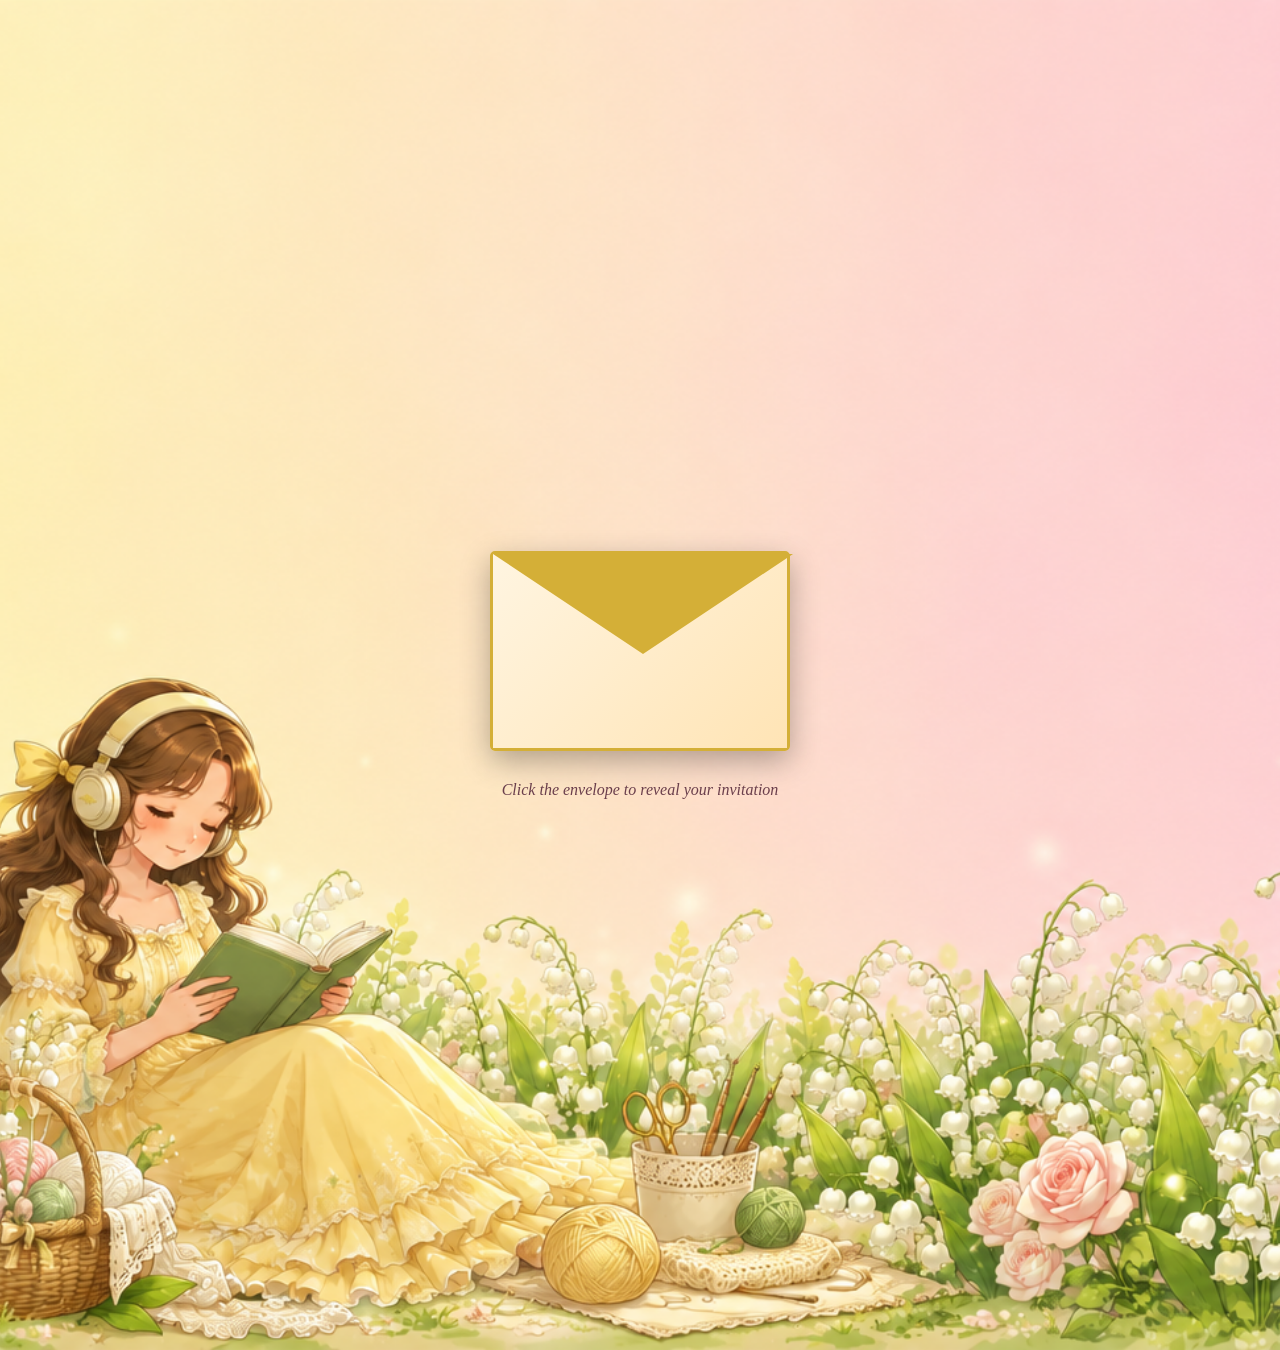
<file: index.html>
<!DOCTYPE html>
<html lang="en">
<head>
    <meta charset="UTF-8">
    <meta name="viewport" content="width=device-width, initial-scale=1.0">
    <title>You're Invited! - 18th Birthday Celebration</title>
    <link rel="stylesheet" href="styles.css">
</head>
<body>
    <!-- Envelope Container -->
    <div class="envelope-container" id="envelopeContainer">
        <div class="envelope" id="envelope">
            <div class="envelope-flap"></div>
            <div class="envelope-body"></div>
        </div>
        
        <p class="click-text">Click the envelope to reveal your invitation</p>
    </div>

    <!-- Cards Container (Hidden initially) -->
    <div class="cards-container" id="cardsContainer">
        
        <!-- Main Invitation Card -->
        <div class="card active" id="card-main">
            <button class="close-btn" onclick="closeInvitation()">✕</button>
            <div class="card-content">
                <h1 class="card-title">You're Invited!</h1>
                <p class="card-message">to celebrate the 18th birthday of</p>
                <h2 class="birthday-name">Regielyn Joyce</h2>
                <p class="card-subtext">Join us for an unforgettable celebration!</p>
                <div class="card-buttons">
                    <!-- 18 Yarns (separate file, styled to match the other buttons) -->
                    <a href="eighteenth.html" class="menu-btn page-link">👥 Meet the Guests</a>

<style>
/* Same style as Meet the Guests / About the Debutant / Event Details */
.menu-btn {
  display: flex;
  align-items: center;
  justify-content: center;
  width: 100%;
  height: 25%;
  max-width: 800px;
  margin: 5px auto;
  padding: 13px 20px;
  
  background: linear-gradient(135deg, #fff2b2 0%, #ffaec9 100%);
    color: #6b3f4c;
    box-shadow: 0 5px 15px rgba(102, 126, 234, 0.4);
  
  font-size: 15px;
  font-family: 'Poppins', sans-serif;
  font-weight: bold;
  text-decoration: none;
  
  border-radius: 10px;
  box-shadow: 0 4px 10px rgba(0,0,0,0.2);
  
  transition: all 0.3s ease;

  animation: floatButton 3s ease-in-out infinite;
}

@keyframes floatButton {
    0% {
        transform: translateY(0px);
    }
    50% {
        transform: translateY(-6px);
    }
    100% {
        transform: translateY(0px);
    }
}

.menu-btn:hover {
  transform: scale(1.03);
  box-shadow: 0 6px 14px rgba(0,0,0,0.25);
}
</style>
                    <button class="nav-btn" onclick="showCard('card-about')">🎂 About the Debutant</button>
                    <button class="nav-btn" onclick="showCard('card-details')">📋 Event Details</button>
                </div>
            </div>
        </div>

        

        <!-- About Birthday Person Card -->
        <div class="card" id="card-about">
            <button class="close-btn" onclick="closeInvitation()">✕</button>
            <button class="back-btn" onclick="showCard('card-main')">← Back</button>
            <div class="card-content">
                <h2 class="card-title">About the Debutant</h2>
                <div class="about-section">
                    <p class="about-text">
                        <strong>Name:</strong> Gielyn 
                    </p>
                    <p class="about-text">
                        <strong>Age:</strong> Turning 18!
                    </p>
                    <p class="about-text">
                        <strong>Bio:</strong> She’s into games, logic, puzzles, literature, music, crafts, and movies—basically if it makes you think or feel something, she’s already interested. She loves the color yellow, and lily of the valley is her soft little favorite, like a secret signature of her personality.
                    </p>
                    <p class="about-text">
                        <strong>Fun Fact:</strong> I’m more of a quiet observer at first, but once I’m comfortable, I can talk about games, books, and random thoughts for hours.
                    </p>
                    <p class="about-text">
                        <strong>Favorite Quote:</strong> “If it doesn’t serve me, it doesn’t concern me.”
                    </p>
                </div>
            </div>
        </div>

        <!-- Event Details Card -->
        <div class="card" id="card-details">
            <button class="close-btn" onclick="closeInvitation()">✕</button>
            <button class="back-btn" onclick="showCard('card-main')">← Back</button>
            <div class="card-content">
                <h2 class="card-title">Event Details</h2>
                <div class="details-section">
                    <div class="detail-item">
                        <h3>📅 Date</h3>
                        <p>Saturday, June 20, 2026</p>
                    </div>
                    <div class="detail-item">
                        <h3>🕐 Time</h3>
                        <p>12:00 PM</p>
                    </div>
                    <div class="detail-item">
                        <h3>📍 Location</h3>
                        <p>Lasheras Residence<br>Sitio Balagbag, Brgy. Kaylaway, Nasugbu, Batangas</p>
                    </div>
                    <div class="detail-item">
                        <h3>👗 Dresscode</h3>
                            <div class="palette">
                                <div class="circle red"></div>
                                <div class="circle orange"></div>
                                <div class="circle yellow"></div>
                                <div class="circle green"></div>
                                <div class="circle blue"></div>
                                <div class="circle indigo"></div>
                                <div class="circle violet"></div>
                            </div>
                        <p>Own your look — no guidelines, just confidence.</p>
                    </div>
                </div>
            </div>
        </div>

    <script src="script.js"></script>
</body>
</html>
</file>
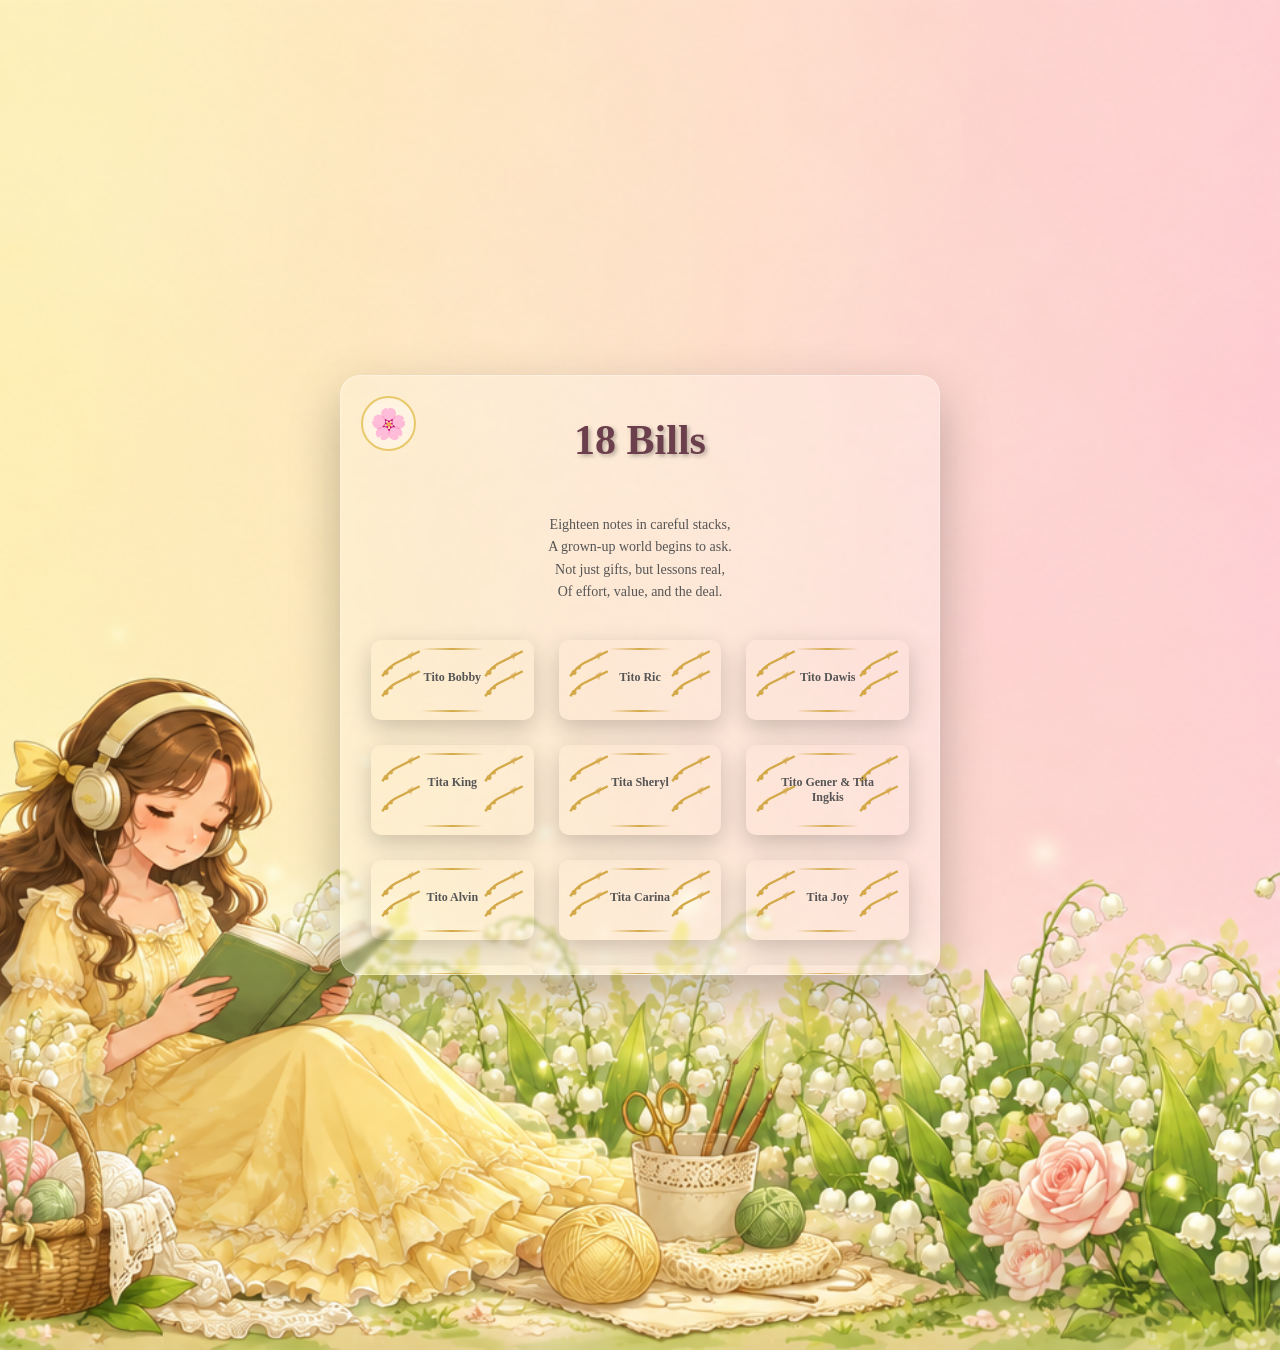
<file: bills.html>
<!DOCTYPE html>
<html lang="en">
<head>
    <meta charset="UTF-8">
    <meta name="viewport" content="width=device-width, initial-scale=1.0">
    <title>Guest List - 18th Birthday</title>
    <style>
        * {
    margin: 0;
    padding: 0;
    box-sizing: border-box;
}

body {
    font-family: 'Arial', sans-serif;
    background-image: url("garden.png");
    background-size: cover;
    background-position: center;
    background-repeat: no-repeat;
    height: 150vh;
    margin: 0;
    min-height: 100vh;
    padding: 40px 20px;

    opacity: 1;
    transition: opacity 0.5s ease, transform 0.5s ease;

    overflow-x: hidden;
}

.guests-container {
    max-width: 800px;
    margin: 0 auto;
}

.guests-title {
    text-align: center;
    color: #6b3f4c;
    font-size: 42px;
    margin-bottom: 50px;
    text-shadow: 2px 2px 4px rgba(0, 0, 0, 0.3);
}

.guests-list {
     display: grid;
    grid-template-columns: repeat(3, 1fr);
    gap: 25px;
}

.guest-card {
    position: relative;
background: transparent;
    border-radius: 10px;
    padding: 30px 20px;
    min-height: 80px;
    box-shadow: 0 8px 25px rgba(0, 0, 0, 0.2);
    transition: all 0.3s ease;

    animation: floatButton 3s ease-in-out infinite;
}

@keyframes floatButton {
    0% {
        transform: translateY(0px);
    }
    50% {
        transform: translateY(-6px);
    }
    100% {
        transform: translateY(0px);
    }
}

.guest-card:hover {
    transform: translateY(-5px);
    box-shadow: 0 12px 35px rgba(0, 0, 0, 0.3);
}

.ornamental-border {
    position: absolute;
    top: 0;
    left: 0;
    right: 0;
    bottom: 0;
    pointer-events: none;
}

/* Corner decorations */
.corner {
    position: absolute;
    width: 50px;
    height: 50px;
    color: #d4a949;
}

.corner-svg {
    width: 100%;
    height: 100%;
}

.top-left {
    top: 5px;
    left: 5px;
}

.top-right {
    top: 5px;
    right: 5px;
    transform: scaleX(-1);
}

.bottom-left {
    bottom: 5px;
    left: 5px;
    transform: scaleY(-1);
}

.bottom-right {
    bottom: 5px;
    right: 5px;
    transform: scaleX(-1) scaleY(-1);
}

/* Border lines */
.border-line {
    position: absolute;
    background: linear-gradient(90deg, transparent, #d4a949, transparent);
}

.horizontal-top {
    top: 8px;
    left: 50px;
    right: 50px;
    height: 2px;
}

.horizontal-bottom {
    bottom: 8px;
    left: 50px;
    right: 50px;
    height: 2px;
}

.vertical-left {
    left: 8px;
    top: 50px;
    bottom: 50px;
    width: 2px;
}

.vertical-right {
    right: 8px;
    top: 50px;
    bottom: 50px;
    width: 2px;
}

/* Guest content */
.guest-content {
    position: relative;
    z-index: 2;
    text-align: center;
}

.guest-name {
    color: #764ba2;
    font-size: 18px;
    font-weight: bold;
}

/* Responsive design */
@media (max-width: 600px) {
    .guests-title {
        font-size: 32px;
        margin-bottom: 30px;
    }

    .guest-card {
        padding: 25px 15px;
    }

    .corner {
        width: 40px;
        height: 40px;
    }

    .horizontal-top,
    .horizontal-bottom {
        left: 40px;
        right: 40px;
    }

    .vertical-left,
    .vertical-right {
        top: 40px;
        bottom: 40px;
    }

    .guest-name {
        font-size: 16px;
    }
}

* {
    margin: 0;
    padding: 0;
    box-sizing: border-box;
}

body {
    font-family: 'Georgia', serif;
    background-image: url("garden.png");
    background-size: cover;
    background-position: center;
    background-repeat: no-repeat;
    height: 150vh;
    margin: 0;
    min-height: 100vh;
    display: flex;
    justify-content: center;
    align-items: center;
    padding: 20px;
}

/* ========== ENVELOPE STYLES ========== */
.envelope-container {
    text-align: center;
}

.envelope {
    width: 300px;
    height: 200px;
    background: linear-gradient(135deg, #fff5e1 0%, #ffe4b5 100%);
    border: 3px solid #d4af37;
    border-radius: 5px;
    position: relative;
    cursor: pointer;
    transition: transform 0.3s ease, box-shadow 0.3s ease;
    box-shadow: 0 10px 30px rgba(0, 0, 0, 0.3);
    margin: 0 auto 30px;
}

.envelope:hover {
    transform: translateY(-5px);
    box-shadow: 0 15px 40px rgba(0, 0, 0, 0.4);
}

.envelope-flap {
    width: 0;
    height: 0;
    border-left: 150px solid transparent;
    border-right: 150px solid transparent;
    border-top: 100px solid #d4af37;
    position: absolute;
    top: 0;
    left: 0;
    transition: all 0.6s ease;
    transform-origin: top center;
}

.envelope.open .envelope-flap {
    border-top-color: #fff5e1;
    transform: rotateX(180deg);
}

.envelope-body {
    width: 100%;
    height: 100%;
    display: flex;
    justify-content: center;
    align-items: center;
    background: linear-gradient(135deg, #fff5e1 0%, #ffe4b5 100%);
}

.envelope-text {
    font-size: 28px;
    font-weight: bold;
    color: #d4af37;
    text-shadow: 2px 2px 4px rgba(0, 0, 0, 0.1);
    animation: float 3s ease-in-out infinite;
}

@keyframes float {
    0%, 100% { transform: translateY(0px); }
    50% { transform: translateY(-10px); }
}

.click-text {
    font-size: 16px;
    color: #ffffff;
    font-style: italic;
    animation: blink 2s infinite;
    margin-top: 20px;
}

@keyframes blink {
    0%, 100% { opacity: 1; }
    50% { opacity: 0.5; }
}

/* ========== CARDS STYLES ========== */
.cards-container {
    width: 100%;
    max-width: 600px;
    position: relative;
}

.card {
    background: linear-gradient(135deg, #fff5e1 0%, #fffff0 100%);
    border-radius: 15px;
    padding: 40px 30px;
    box-shadow: 0 20px 60px rgba(0, 0, 0, 0.3);
    position: absolute;
    width: 100%;
    opacity: 0;
    pointer-events: none;
    transition: opacity 0.4s ease, transform 0.4s ease;
    transform: scale(0.95);
    max-height: 600px;
    overflow-y: auto;

    /* animation */
    animation: slideLeft 1s ease;
}

/* animation keyframes */
@keyframes slideLeft{
    from{
        transform: translateX(-300px);
        opacity: 0;
    }

    to{
        transform: translateX(0);
        opacity: 1;
    }
}

.card.active {
    opacity: 1;
    pointer-events: auto;
    transform: scale(1);
    position: relative;
    width: 600px;

    background: rgba(255, 255, 255, 0.25);
    backdrop-filter: blur(2px);
    -webkit-backdrop-filter: blur(12px);

    border-radius: 20px;
    border: 1px solid rgba(255, 255, 255, 0.3);

    box-shadow: 0 20px 50px rgba(0, 0, 0, 0.25);
}

/* ========== CARD CONTENT ========== */
.card-content {
    text-align: center;
}

.card-title {
    font-size: 32px;
    color: #764ba2;
    margin-bottom: 20px;
    text-shadow: 1px 1px 2px rgba(0, 0, 0, 0.1);
}

.card-message {
    font-size: 16px;
    color: #555;
    margin-bottom: 15px;
}

.birthday-name {
    font-size: 36px;
    color: #d4af37;
    margin-bottom: 20px;
    font-style: italic;
}

.card-subtext {
    font-size: 18px;
    color: #764ba2;
    font-weight: bold;
    margin-bottom: 40px;
}

/* ========== NAVIGATION BUTTONS ========== */
.card-buttons {
    display: flex;
    flex-direction: column;
    gap: 15px;
    margin-top: 30px;
}

.nav-btn, .back-btn, .close-btn {
    padding: 12px 25px;
    font-size: 16px;
    border: none;
    border-radius: 8px;
    cursor: pointer;
    transition: all 0.3s ease;
    font-weight: bold;
}

.nav-btn {
    background: linear-gradient(135deg, #667eea 0%, #764ba2 100%);
    color: white;
    box-shadow: 0 5px 15px rgba(102, 126, 234, 0.4);
}

.nav-btn:hover {
    transform: translateY(-3px);
    box-shadow: 0 8px 20px rgba(102, 126, 234, 0.6);
}

.nav-btn:active {
    transform: translateY(-1px);
}

.back-btn {
    background: #f0f0f0;
    color: black;
    position: absolute;
    top: 15px;
    left: 15px;
    padding: 8px 15px;
    font-size: 14px;
    border: 2px solid #764ba2;
}

.back-btn:hover {
    background: #e0e0e0;
    transform: translateX(-3px);
}

.close-btn {
    background: transparent;
    color: #E8C86A;
    position: absolute;
    top: 15px;
    right: 15px;
    font-size: 24px;
    width: 40px;
    height: 40px;
    padding: 0;
    border: 2px solid #E8C86A;
    border-radius: 50%;
}

.close-btn:hover {
    background: #fff2b2;
    transform: rotate(360deg);
}

/* ========== GUESTS GRID ========== */
.guests-grid {
    display: grid;
    grid-template-columns: repeat(auto-fit, minmax(100px, 1fr));
    gap: 20px;
    margin-top: 30px;
    padding: 30px 0;
}

.guest-item {
    text-align: center;
}

.guest-avatar {
    width: 80px;
    height: 80px;
    background: linear-gradient(135deg, #667eea 0%, #764ba2 100%);
    border-radius: 50%;
    display: flex;
    justify-content: center;
    align-items: center;
    margin: 0 auto 10px;
    font-size: 24px;
    font-weight: bold;
    color: white;
    box-shadow: 0 5px 15px rgba(102, 126, 234, 0.4);
}

.guest-name {
    font-size: 12px;
    color: #555;
    word-break: break-word;
}

/* ========== ABOUT SECTION ========== */
.about-section {
    text-align: left;
    background: rgba(102, 126, 234, 0.1);
    padding: 25px;
    border-radius: 10px;
    margin-top: 30px;
}

.about-text {
    font-size: 15px;
    color: #333;
    line-height: 1.8;
    margin-bottom: 20px;
}

.about-text:last-child {
    margin-bottom: 0;
}

/* ========== DETAILS SECTION ========== */
.details-section {
    display: grid;
    grid-template-columns: repeat(auto-fit, minmax(200px, 1fr));
    gap: 25px;
    margin-top: 30px;
}

.detail-item {
background: transparent
}

.detail-item h3 {
    font-size: 18px;
    color: #764ba2;
    margin-bottom: 10px;
}

.detail-item p {
    font-size: 14px;
    color: #555;
    line-height: 1.6;
}

/* ========== SCROLLBAR STYLING ========== */
.card::-webkit-scrollbar {
    width: 6px;
}

.card::-webkit-scrollbar-track {
    background: #f1f1f1;
    border-radius: 10px;
}

.card::-webkit-scrollbar-thumb {
    background: #764ba2;
    border-radius: 10px;
}

.card::-webkit-scrollbar-thumb:hover {
    background: #667eea;
}

/* ========== RESPONSIVE DESIGN ========== */
@media (max-width: 768px) {
    .card {
        padding: 30px 20px;
    }

    .card-title {
        font-size: 24px;
    }

    .birthday-name {
        font-size: 28px;
    }

    .guests-grid {
        grid-template-columns: repeat(auto-fit, minmax(80px, 1fr));
        gap: 15px;
    }

    .guest-avatar {
        width: 60px;
        height: 60px;
        font-size: 18px;
    }

    .details-section {
        grid-template-columns: 1fr;
    }

    .envelope {
        width: 250px;
        height: 170px;
    }

    .envelope-flap {
        border-left: 125px solid transparent;
        border-right: 125px solid transparent;
        border-top: 85px solid #d4af37;
    }
}

@media (max-width: 480px) {
    body {
        padding: 10px;
    }

    .envelope {
        width: 220px;
        height: 150px;
    }

    .envelope-flap {
        border-left: 110px solid transparent;
        border-right: 110px solid transparent;
        border-top: 75px solid #d4af37;
    }

    .envelope-text {
        font-size: 20px;
    }

    .card {
        padding: 25px 15px;
        max-height: 500px;
    }

    .card-title {
        font-size: 20px;
    }

    .birthday-name {
        font-size: 24px;
    }

    .nav-btn {
        font-size: 14px;
        padding: 10px 20px;
    }

    .guests-grid {
        grid-template-columns: repeat(3, 1fr);
        gap: 10px;
    }

    .guest-name {
        font-size: 10px;
    }
}

@media (max-width: 768px) {
    .guests-list {
        grid-template-columns: repeat(2, 1fr);
    }
}

@media (max-width: 480px) {
    .guests-list {
        grid-template-columns: 1fr;
    }
}

.btn {
    display: flex;
    flex-direction: column;
    gap: 15px;
    margin-top: 30px;
    
}

.back-btn {
    padding: 12px 25px;
    font-size: 16px;
    border: none;
    border-radius: 8px;
    cursor: pointer;
    transition: transform 0.3s ease, box-shadow 0.3s ease;
    font-weight: bold;
}

.close-btn {
    position: fixed;
    top: 20px;
    left: 20px;

    width: 55px;
    height: 55px;

    display: flex;
    align-items: center;
    justify-content: center;

    border-radius: 50%;
    text-decoration: none;

    background: rgba(255,255,255,0.2);
    backdrop-filter: blur(8px);

    color: #E8C86A;
    font-size:30px;
    font-weight: bold;

    border: 2px solid #E8C86A;

    transition: all 0.4s ease;
}

.back-btn:hover {
    transform: scale(1.08);
    box-shadow: 0 8px 20px rgba(102, 126, 234, 0.4);
}

/* EXIT ANIMATION */
.fade-out {
    opacity: 0;
    transform: translateX(-80px);
}

/* ENTER ANIMATION */
.fade-in {
    opacity: 0;
    transform: translateX(80px);
}

.fade-in-active {
    opacity: 1;
    transform: translateX(0);
}
    </style>
</head>
<body>
    <div class="card active">
    <a href="eighteenth.html" class="close-btn" target=_self title="Back to 18s">🌸</a>
    <div class="card-content">
    <div class="guests-container">
        <h1 class="guests-title">18 Bills</h1>
        
          <div class="details-section">
                    <div class="detail-item">
                        <p>Eighteen notes in careful stacks,<br>
            A grown-up world begins to ask.<br>
            Not just gifts, but lessons real,<br>
            Of effort, value, and the deal.</p>
                    </div>
            </div>

        
<br>
<br>
        <div class="guests-list">
            <!-- Guest 1 -->
            <div class="guest-card">
                <div class="ornamental-border">
                    <div class="corner top-left">
                        <svg viewBox="0 0 40 40" class="corner-svg">
                            <path d="M 35 5 Q 25 10 15 15 Q 10 18 5 25" fill="none" stroke="currentColor" stroke-width="2"/>
                            <circle cx="8" cy="22" r="2" fill="currentColor"/>
                            <circle cx="12" cy="18" r="1.5" fill="currentColor"/>
                            <path d="M 25 8 L 30 5 L 28 12" fill="currentColor" opacity="0.6"/>
                        </svg>
                    </div>
                    <div class="corner top-right">
                        <svg viewBox="0 0 40 40" class="corner-svg">
                            <path d="M 5 5 Q 15 10 25 15 Q 30 18 35 25" fill="none" stroke="currentColor" stroke-width="2"/>
                            <circle cx="32" cy="22" r="2" fill="currentColor"/>
                            <circle cx="28" cy="18" r="1.5" fill="currentColor"/>
                            <path d="M 15 8 L 10 5 L 12 12" fill="currentColor" opacity="0.6"/>
                        </svg>
                    </div>
                    <div class="corner bottom-left">
                        <svg viewBox="0 0 40 40" class="corner-svg">
                            <path d="M 35 35 Q 25 30 15 25 Q 10 22 5 15" fill="none" stroke="currentColor" stroke-width="2"/>
                            <circle cx="8" cy="18" r="2" fill="currentColor"/>
                            <circle cx="12" cy="22" r="1.5" fill="currentColor"/>
                            <path d="M 25 32 L 30 35 L 28 28" fill="currentColor" opacity="0.6"/>
                        </svg>
                    </div>
                    <div class="corner bottom-right">
                        <svg viewBox="0 0 40 40" class="corner-svg">
                            <path d="M 5 35 Q 15 30 25 25 Q 30 22 35 15" fill="none" stroke="currentColor" stroke-width="2"/>
                            <circle cx="32" cy="18" r="2" fill="currentColor"/>
                            <circle cx="28" cy="22" r="1.5" fill="currentColor"/>
                            <path d="M 15 32 L 10 35 L 12 28" fill="currentColor" opacity="0.6"/>
                        </svg>
                    </div>
                    <div class="border-line horizontal-top"></div>
                    <div class="border-line horizontal-bottom"></div>
                    <div class="border-line vertical-left"></div>
                    <div class="border-line vertical-right"></div>
                </div>
                <div class="guest-content">
                    <p class="guest-name">Tito Bobby</p>
                </div>
            </div>
        
            <!-- Guest 2 -->
            <div class="guest-card">
                <div class="ornamental-border">
                    <div class="corner top-left">
                        <svg viewBox="0 0 40 40" class="corner-svg">
                            <path d="M 35 5 Q 25 10 15 15 Q 10 18 5 25" fill="none" stroke="currentColor" stroke-width="2"/>
                            <circle cx="8" cy="22" r="2" fill="currentColor"/>
                            <circle cx="12" cy="18" r="1.5" fill="currentColor"/>
                            <path d="M 25 8 L 30 5 L 28 12" fill="currentColor" opacity="0.6"/>
                        </svg>
                    </div>
                    <div class="corner top-right">
                        <svg viewBox="0 0 40 40" class="corner-svg">
                            <path d="M 5 5 Q 15 10 25 15 Q 30 18 35 25" fill="none" stroke="currentColor" stroke-width="2"/>
                            <circle cx="32" cy="22" r="2" fill="currentColor"/>
                            <circle cx="28" cy="18" r="1.5" fill="currentColor"/>
                            <path d="M 15 8 L 10 5 L 12 12" fill="currentColor" opacity="0.6"/>
                        </svg>
                    </div>
                    <div class="corner bottom-left">
                        <svg viewBox="0 0 40 40" class="corner-svg">
                            <path d="M 35 35 Q 25 30 15 25 Q 10 22 5 15" fill="none" stroke="currentColor" stroke-width="2"/>
                            <circle cx="8" cy="18" r="2" fill="currentColor"/>
                            <circle cx="12" cy="22" r="1.5" fill="currentColor"/>
                            <path d="M 25 32 L 30 35 L 28 28" fill="currentColor" opacity="0.6"/>
                        </svg>
                    </div>
                    <div class="corner bottom-right">
                        <svg viewBox="0 0 40 40" class="corner-svg">
                            <path d="M 5 35 Q 15 30 25 25 Q 30 22 35 15" fill="none" stroke="currentColor" stroke-width="2"/>
                            <circle cx="32" cy="18" r="2" fill="currentColor"/>
                            <circle cx="28" cy="22" r="1.5" fill="currentColor"/>
                            <path d="M 15 32 L 10 35 L 12 28" fill="currentColor" opacity="0.6"/>
                        </svg>
                    </div>
                    <div class="border-line horizontal-top"></div>
                    <div class="border-line horizontal-bottom"></div>
                    <div class="border-line vertical-left"></div>
                    <div class="border-line vertical-right"></div>
                </div>
                <div class="guest-content">
                    <p class="guest-name">Tito Ric</p>
                </div>
            </div>

            <!-- Guest 3 -->
            <div class="guest-card">
                <div class="ornamental-border">
                    <div class="corner top-left">
                        <svg viewBox="0 0 40 40" class="corner-svg">
                            <path d="M 35 5 Q 25 10 15 15 Q 10 18 5 25" fill="none" stroke="currentColor" stroke-width="2"/>
                            <circle cx="8" cy="22" r="2" fill="currentColor"/>
                            <circle cx="12" cy="18" r="1.5" fill="currentColor"/>
                            <path d="M 25 8 L 30 5 L 28 12" fill="currentColor" opacity="0.6"/>
                        </svg>
                    </div>
                    <div class="corner top-right">
                        <svg viewBox="0 0 40 40" class="corner-svg">
                            <path d="M 5 5 Q 15 10 25 15 Q 30 18 35 25" fill="none" stroke="currentColor" stroke-width="2"/>
                            <circle cx="32" cy="22" r="2" fill="currentColor"/>
                            <circle cx="28" cy="18" r="1.5" fill="currentColor"/>
                            <path d="M 15 8 L 10 5 L 12 12" fill="currentColor" opacity="0.6"/>
                        </svg>
                    </div>
                    <div class="corner bottom-left">
                        <svg viewBox="0 0 40 40" class="corner-svg">
                            <path d="M 35 35 Q 25 30 15 25 Q 10 22 5 15" fill="none" stroke="currentColor" stroke-width="2"/>
                            <circle cx="8" cy="18" r="2" fill="currentColor"/>
                            <circle cx="12" cy="22" r="1.5" fill="currentColor"/>
                            <path d="M 25 32 L 30 35 L 28 28" fill="currentColor" opacity="0.6"/>
                        </svg>
                    </div>
                    <div class="corner bottom-right">
                        <svg viewBox="0 0 40 40" class="corner-svg">
                            <path d="M 5 35 Q 15 30 25 25 Q 30 22 35 15" fill="none" stroke="currentColor" stroke-width="2"/>
                            <circle cx="32" cy="18" r="2" fill="currentColor"/>
                            <circle cx="28" cy="22" r="1.5" fill="currentColor"/>
                            <path d="M 15 32 L 10 35 L 12 28" fill="currentColor" opacity="0.6"/>
                        </svg>
                    </div>
                    <div class="border-line horizontal-top"></div>
                    <div class="border-line horizontal-bottom"></div>
                    <div class="border-line vertical-left"></div>
                    <div class="border-line vertical-right"></div>
                </div>
                <div class="guest-content">
                    <p class="guest-name">Tito Dawis</p>
                </div>
            </div>

            <!-- Guest 4 -->
            <div class="guest-card">
                <div class="ornamental-border">
                    <div class="corner top-left">
                        <svg viewBox="0 0 40 40" class="corner-svg">
                            <path d="M 35 5 Q 25 10 15 15 Q 10 18 5 25" fill="none" stroke="currentColor" stroke-width="2"/>
                            <circle cx="8" cy="22" r="2" fill="currentColor"/>
                            <circle cx="12" cy="18" r="1.5" fill="currentColor"/>
                            <path d="M 25 8 L 30 5 L 28 12" fill="currentColor" opacity="0.6"/>
                        </svg>
                    </div>
                    <div class="corner top-right">
                        <svg viewBox="0 0 40 40" class="corner-svg">
                            <path d="M 5 5 Q 15 10 25 15 Q 30 18 35 25" fill="none" stroke="currentColor" stroke-width="2"/>
                            <circle cx="32" cy="22" r="2" fill="currentColor"/>
                            <circle cx="28" cy="18" r="1.5" fill="currentColor"/>
                            <path d="M 15 8 L 10 5 L 12 12" fill="currentColor" opacity="0.6"/>
                        </svg>
                    </div>
                    <div class="corner bottom-left">
                        <svg viewBox="0 0 40 40" class="corner-svg">
                            <path d="M 35 35 Q 25 30 15 25 Q 10 22 5 15" fill="none" stroke="currentColor" stroke-width="2"/>
                            <circle cx="8" cy="18" r="2" fill="currentColor"/>
                            <circle cx="12" cy="22" r="1.5" fill="currentColor"/>
                            <path d="M 25 32 L 30 35 L 28 28" fill="currentColor" opacity="0.6"/>
                        </svg>
                    </div>
                    <div class="corner bottom-right">
                        <svg viewBox="0 0 40 40" class="corner-svg">
                            <path d="M 5 35 Q 15 30 25 25 Q 30 22 35 15" fill="none" stroke="currentColor" stroke-width="2"/>
                            <circle cx="32" cy="18" r="2" fill="currentColor"/>
                            <circle cx="28" cy="22" r="1.5" fill="currentColor"/>
                            <path d="M 15 32 L 10 35 L 12 28" fill="currentColor" opacity="0.6"/>
                        </svg>
                    </div>
                    <div class="border-line horizontal-top"></div>
                    <div class="border-line horizontal-bottom"></div>
                    <div class="border-line vertical-left"></div>
                    <div class="border-line vertical-right"></div>
                </div>
                <div class="guest-content">
                    <p class="guest-name">Tita King</p>
                </div>
            </div>

            <!-- Guest 5 -->
            <div class="guest-card">
                <div class="ornamental-border">
                    <div class="corner top-left">
                        <svg viewBox="0 0 40 40" class="corner-svg">
                            <path d="M 35 5 Q 25 10 15 15 Q 10 18 5 25" fill="none" stroke="currentColor" stroke-width="2"/>
                            <circle cx="8" cy="22" r="2" fill="currentColor"/>
                            <circle cx="12" cy="18" r="1.5" fill="currentColor"/>
                            <path d="M 25 8 L 30 5 L 28 12" fill="currentColor" opacity="0.6"/>
                        </svg>
                    </div>
                    <div class="corner top-right">
                        <svg viewBox="0 0 40 40" class="corner-svg">
                            <path d="M 5 5 Q 15 10 25 15 Q 30 18 35 25" fill="none" stroke="currentColor" stroke-width="2"/>
                            <circle cx="32" cy="22" r="2" fill="currentColor"/>
                            <circle cx="28" cy="18" r="1.5" fill="currentColor"/>
                            <path d="M 15 8 L 10 5 L 12 12" fill="currentColor" opacity="0.6"/>
                        </svg>
                    </div>
                    <div class="corner bottom-left">
                        <svg viewBox="0 0 40 40" class="corner-svg">
                            <path d="M 35 35 Q 25 30 15 25 Q 10 22 5 15" fill="none" stroke="currentColor" stroke-width="2"/>
                            <circle cx="8" cy="18" r="2" fill="currentColor"/>
                            <circle cx="12" cy="22" r="1.5" fill="currentColor"/>
                            <path d="M 25 32 L 30 35 L 28 28" fill="currentColor" opacity="0.6"/>
                        </svg>
                    </div>
                    <div class="corner bottom-right">
                        <svg viewBox="0 0 40 40" class="corner-svg">
                            <path d="M 5 35 Q 15 30 25 25 Q 30 22 35 15" fill="none" stroke="currentColor" stroke-width="2"/>
                            <circle cx="32" cy="18" r="2" fill="currentColor"/>
                            <circle cx="28" cy="22" r="1.5" fill="currentColor"/>
                            <path d="M 15 32 L 10 35 L 12 28" fill="currentColor" opacity="0.6"/>
                        </svg>
                    </div>
                    <div class="border-line horizontal-top"></div>
                    <div class="border-line horizontal-bottom"></div>
                    <div class="border-line vertical-left"></div>
                    <div class="border-line vertical-right"></div>
                </div>
                <div class="guest-content">
                    <p class="guest-name">Tita Sheryl</p>
                </div>
            </div>

            <!-- Guest 6 -->
            <div class="guest-card">
                <div class="ornamental-border">
                    <div class="corner top-left">
                        <svg viewBox="0 0 40 40" class="corner-svg">
                            <path d="M 35 5 Q 25 10 15 15 Q 10 18 5 25" fill="none" stroke="currentColor" stroke-width="2"/>
                            <circle cx="8" cy="22" r="2" fill="currentColor"/>
                            <circle cx="12" cy="18" r="1.5" fill="currentColor"/>
                            <path d="M 25 8 L 30 5 L 28 12" fill="currentColor" opacity="0.6"/>
                        </svg>
                    </div>
                    <div class="corner top-right">
                        <svg viewBox="0 0 40 40" class="corner-svg">
                            <path d="M 5 5 Q 15 10 25 15 Q 30 18 35 25" fill="none" stroke="currentColor" stroke-width="2"/>
                            <circle cx="32" cy="22" r="2" fill="currentColor"/>
                            <circle cx="28" cy="18" r="1.5" fill="currentColor"/>
                            <path d="M 15 8 L 10 5 L 12 12" fill="currentColor" opacity="0.6"/>
                        </svg>
                    </div>
                    <div class="corner bottom-left">
                        <svg viewBox="0 0 40 40" class="corner-svg">
                            <path d="M 35 35 Q 25 30 15 25 Q 10 22 5 15" fill="none" stroke="currentColor" stroke-width="2"/>
                            <circle cx="8" cy="18" r="2" fill="currentColor"/>
                            <circle cx="12" cy="22" r="1.5" fill="currentColor"/>
                            <path d="M 25 32 L 30 35 L 28 28" fill="currentColor" opacity="0.6"/>
                        </svg>
                    </div>
                    <div class="corner bottom-right">
                        <svg viewBox="0 0 40 40" class="corner-svg">
                            <path d="M 5 35 Q 15 30 25 25 Q 30 22 35 15" fill="none" stroke="currentColor" stroke-width="2"/>
                            <circle cx="32" cy="18" r="2" fill="currentColor"/>
                            <circle cx="28" cy="22" r="1.5" fill="currentColor"/>
                            <path d="M 15 32 L 10 35 L 12 28" fill="currentColor" opacity="0.6"/>
                        </svg>
                    </div>
                    <div class="border-line horizontal-top"></div>
                    <div class="border-line horizontal-bottom"></div>
                    <div class="border-line vertical-left"></div>
                    <div class="border-line vertical-right"></div>
                </div>
                <div class="guest-content">
                    <p class="guest-name">Tito Gener & Tita Ingkis</p>
                </div>
            </div>

            <!-- Guest 6 -->
            <div class="guest-card">
                <div class="ornamental-border">
                    <div class="corner top-left">
                        <svg viewBox="0 0 40 40" class="corner-svg">
                            <path d="M 35 5 Q 25 10 15 15 Q 10 18 5 25" fill="none" stroke="currentColor" stroke-width="2"/>
                            <circle cx="8" cy="22" r="2" fill="currentColor"/>
                            <circle cx="12" cy="18" r="1.5" fill="currentColor"/>
                            <path d="M 25 8 L 30 5 L 28 12" fill="currentColor" opacity="0.6"/>
                        </svg>
                    </div>
                    <div class="corner top-right">
                        <svg viewBox="0 0 40 40" class="corner-svg">
                            <path d="M 5 5 Q 15 10 25 15 Q 30 18 35 25" fill="none" stroke="currentColor" stroke-width="2"/>
                            <circle cx="32" cy="22" r="2" fill="currentColor"/>
                            <circle cx="28" cy="18" r="1.5" fill="currentColor"/>
                            <path d="M 15 8 L 10 5 L 12 12" fill="currentColor" opacity="0.6"/>
                        </svg>
                    </div>
                    <div class="corner bottom-left">
                        <svg viewBox="0 0 40 40" class="corner-svg">
                            <path d="M 35 35 Q 25 30 15 25 Q 10 22 5 15" fill="none" stroke="currentColor" stroke-width="2"/>
                            <circle cx="8" cy="18" r="2" fill="currentColor"/>
                            <circle cx="12" cy="22" r="1.5" fill="currentColor"/>
                            <path d="M 25 32 L 30 35 L 28 28" fill="currentColor" opacity="0.6"/>
                        </svg>
                    </div>
                    <div class="corner bottom-right">
                        <svg viewBox="0 0 40 40" class="corner-svg">
                            <path d="M 5 35 Q 15 30 25 25 Q 30 22 35 15" fill="none" stroke="currentColor" stroke-width="2"/>
                            <circle cx="32" cy="18" r="2" fill="currentColor"/>
                            <circle cx="28" cy="22" r="1.5" fill="currentColor"/>
                            <path d="M 15 32 L 10 35 L 12 28" fill="currentColor" opacity="0.6"/>
                        </svg>
                    </div>
                    <div class="border-line horizontal-top"></div>
                    <div class="border-line horizontal-bottom"></div>
                    <div class="border-line vertical-left"></div>
                    <div class="border-line vertical-right"></div>
                </div>
                <div class="guest-content">
                    <p class="guest-name">Tito Alvin</p>
                </div>
            </div>

            <!-- Guest 6 -->
            <div class="guest-card">
                <div class="ornamental-border">
                    <div class="corner top-left">
                        <svg viewBox="0 0 40 40" class="corner-svg">
                            <path d="M 35 5 Q 25 10 15 15 Q 10 18 5 25" fill="none" stroke="currentColor" stroke-width="2"/>
                            <circle cx="8" cy="22" r="2" fill="currentColor"/>
                            <circle cx="12" cy="18" r="1.5" fill="currentColor"/>
                            <path d="M 25 8 L 30 5 L 28 12" fill="currentColor" opacity="0.6"/>
                        </svg>
                    </div>
                    <div class="corner top-right">
                        <svg viewBox="0 0 40 40" class="corner-svg">
                            <path d="M 5 5 Q 15 10 25 15 Q 30 18 35 25" fill="none" stroke="currentColor" stroke-width="2"/>
                            <circle cx="32" cy="22" r="2" fill="currentColor"/>
                            <circle cx="28" cy="18" r="1.5" fill="currentColor"/>
                            <path d="M 15 8 L 10 5 L 12 12" fill="currentColor" opacity="0.6"/>
                        </svg>
                    </div>
                    <div class="corner bottom-left">
                        <svg viewBox="0 0 40 40" class="corner-svg">
                            <path d="M 35 35 Q 25 30 15 25 Q 10 22 5 15" fill="none" stroke="currentColor" stroke-width="2"/>
                            <circle cx="8" cy="18" r="2" fill="currentColor"/>
                            <circle cx="12" cy="22" r="1.5" fill="currentColor"/>
                            <path d="M 25 32 L 30 35 L 28 28" fill="currentColor" opacity="0.6"/>
                        </svg>
                    </div>
                    <div class="corner bottom-right">
                        <svg viewBox="0 0 40 40" class="corner-svg">
                            <path d="M 5 35 Q 15 30 25 25 Q 30 22 35 15" fill="none" stroke="currentColor" stroke-width="2"/>
                            <circle cx="32" cy="18" r="2" fill="currentColor"/>
                            <circle cx="28" cy="22" r="1.5" fill="currentColor"/>
                            <path d="M 15 32 L 10 35 L 12 28" fill="currentColor" opacity="0.6"/>
                        </svg>
                    </div>
                    <div class="border-line horizontal-top"></div>
                    <div class="border-line horizontal-bottom"></div>
                    <div class="border-line vertical-left"></div>
                    <div class="border-line vertical-right"></div>
                </div>
                <div class="guest-content">
                    <p class="guest-name">Tita Carina</p>
                </div>
            </div>

            <!-- Guest 6 -->
            <div class="guest-card">
                <div class="ornamental-border">
                    <div class="corner top-left">
                        <svg viewBox="0 0 40 40" class="corner-svg">
                            <path d="M 35 5 Q 25 10 15 15 Q 10 18 5 25" fill="none" stroke="currentColor" stroke-width="2"/>
                            <circle cx="8" cy="22" r="2" fill="currentColor"/>
                            <circle cx="12" cy="18" r="1.5" fill="currentColor"/>
                            <path d="M 25 8 L 30 5 L 28 12" fill="currentColor" opacity="0.6"/>
                        </svg>
                    </div>
                    <div class="corner top-right">
                        <svg viewBox="0 0 40 40" class="corner-svg">
                            <path d="M 5 5 Q 15 10 25 15 Q 30 18 35 25" fill="none" stroke="currentColor" stroke-width="2"/>
                            <circle cx="32" cy="22" r="2" fill="currentColor"/>
                            <circle cx="28" cy="18" r="1.5" fill="currentColor"/>
                            <path d="M 15 8 L 10 5 L 12 12" fill="currentColor" opacity="0.6"/>
                        </svg>
                    </div>
                    <div class="corner bottom-left">
                        <svg viewBox="0 0 40 40" class="corner-svg">
                            <path d="M 35 35 Q 25 30 15 25 Q 10 22 5 15" fill="none" stroke="currentColor" stroke-width="2"/>
                            <circle cx="8" cy="18" r="2" fill="currentColor"/>
                            <circle cx="12" cy="22" r="1.5" fill="currentColor"/>
                            <path d="M 25 32 L 30 35 L 28 28" fill="currentColor" opacity="0.6"/>
                        </svg>
                    </div>
                    <div class="corner bottom-right">
                        <svg viewBox="0 0 40 40" class="corner-svg">
                            <path d="M 5 35 Q 15 30 25 25 Q 30 22 35 15" fill="none" stroke="currentColor" stroke-width="2"/>
                            <circle cx="32" cy="18" r="2" fill="currentColor"/>
                            <circle cx="28" cy="22" r="1.5" fill="currentColor"/>
                            <path d="M 15 32 L 10 35 L 12 28" fill="currentColor" opacity="0.6"/>
                        </svg>
                    </div>
                    <div class="border-line horizontal-top"></div>
                    <div class="border-line horizontal-bottom"></div>
                    <div class="border-line vertical-left"></div>
                    <div class="border-line vertical-right"></div>
                </div>
                <div class="guest-content">
                    <p class="guest-name">Tita Joy</p>
                </div>
            </div>

            <!-- Guest 6 -->
            <div class="guest-card">
                <div class="ornamental-border">
                    <div class="corner top-left">
                        <svg viewBox="0 0 40 40" class="corner-svg">
                            <path d="M 35 5 Q 25 10 15 15 Q 10 18 5 25" fill="none" stroke="currentColor" stroke-width="2"/>
                            <circle cx="8" cy="22" r="2" fill="currentColor"/>
                            <circle cx="12" cy="18" r="1.5" fill="currentColor"/>
                            <path d="M 25 8 L 30 5 L 28 12" fill="currentColor" opacity="0.6"/>
                        </svg>
                    </div>
                    <div class="corner top-right">
                        <svg viewBox="0 0 40 40" class="corner-svg">
                            <path d="M 5 5 Q 15 10 25 15 Q 30 18 35 25" fill="none" stroke="currentColor" stroke-width="2"/>
                            <circle cx="32" cy="22" r="2" fill="currentColor"/>
                            <circle cx="28" cy="18" r="1.5" fill="currentColor"/>
                            <path d="M 15 8 L 10 5 L 12 12" fill="currentColor" opacity="0.6"/>
                        </svg>
                    </div>
                    <div class="corner bottom-left">
                        <svg viewBox="0 0 40 40" class="corner-svg">
                            <path d="M 35 35 Q 25 30 15 25 Q 10 22 5 15" fill="none" stroke="currentColor" stroke-width="2"/>
                            <circle cx="8" cy="18" r="2" fill="currentColor"/>
                            <circle cx="12" cy="22" r="1.5" fill="currentColor"/>
                            <path d="M 25 32 L 30 35 L 28 28" fill="currentColor" opacity="0.6"/>
                        </svg>
                    </div>
                    <div class="corner bottom-right">
                        <svg viewBox="0 0 40 40" class="corner-svg">
                            <path d="M 5 35 Q 15 30 25 25 Q 30 22 35 15" fill="none" stroke="currentColor" stroke-width="2"/>
                            <circle cx="32" cy="18" r="2" fill="currentColor"/>
                            <circle cx="28" cy="22" r="1.5" fill="currentColor"/>
                            <path d="M 15 32 L 10 35 L 12 28" fill="currentColor" opacity="0.6"/>
                        </svg>
                    </div>
                    <div class="border-line horizontal-top"></div>
                    <div class="border-line horizontal-bottom"></div>
                    <div class="border-line vertical-left"></div>
                    <div class="border-line vertical-right"></div>
                </div>
                <div class="guest-content">
                    <p class="guest-name">Konsehal Gary</p>
                </div>
            </div>

            <!-- Guest 6 -->
            <div class="guest-card">
                <div class="ornamental-border">
                    <div class="corner top-left">
                        <svg viewBox="0 0 40 40" class="corner-svg">
                            <path d="M 35 5 Q 25 10 15 15 Q 10 18 5 25" fill="none" stroke="currentColor" stroke-width="2"/>
                            <circle cx="8" cy="22" r="2" fill="currentColor"/>
                            <circle cx="12" cy="18" r="1.5" fill="currentColor"/>
                            <path d="M 25 8 L 30 5 L 28 12" fill="currentColor" opacity="0.6"/>
                        </svg>
                    </div>
                    <div class="corner top-right">
                        <svg viewBox="0 0 40 40" class="corner-svg">
                            <path d="M 5 5 Q 15 10 25 15 Q 30 18 35 25" fill="none" stroke="currentColor" stroke-width="2"/>
                            <circle cx="32" cy="22" r="2" fill="currentColor"/>
                            <circle cx="28" cy="18" r="1.5" fill="currentColor"/>
                            <path d="M 15 8 L 10 5 L 12 12" fill="currentColor" opacity="0.6"/>
                        </svg>
                    </div>
                    <div class="corner bottom-left">
                        <svg viewBox="0 0 40 40" class="corner-svg">
                            <path d="M 35 35 Q 25 30 15 25 Q 10 22 5 15" fill="none" stroke="currentColor" stroke-width="2"/>
                            <circle cx="8" cy="18" r="2" fill="currentColor"/>
                            <circle cx="12" cy="22" r="1.5" fill="currentColor"/>
                            <path d="M 25 32 L 30 35 L 28 28" fill="currentColor" opacity="0.6"/>
                        </svg>
                    </div>
                    <div class="corner bottom-right">
                        <svg viewBox="0 0 40 40" class="corner-svg">
                            <path d="M 5 35 Q 15 30 25 25 Q 30 22 35 15" fill="none" stroke="currentColor" stroke-width="2"/>
                            <circle cx="32" cy="18" r="2" fill="currentColor"/>
                            <circle cx="28" cy="22" r="1.5" fill="currentColor"/>
                            <path d="M 15 32 L 10 35 L 12 28" fill="currentColor" opacity="0.6"/>
                        </svg>
                    </div>
                    <div class="border-line horizontal-top"></div>
                    <div class="border-line horizontal-bottom"></div>
                    <div class="border-line vertical-left"></div>
                    <div class="border-line vertical-right"></div>
                </div>
                <div class="guest-content">
                    <p class="guest-name">Ninong Sonny & Ninang Mean</p>
                </div>
            </div>

            <!-- Guest 6 -->
            <div class="guest-card">
                <div class="ornamental-border">
                    <div class="corner top-left">
                        <svg viewBox="0 0 40 40" class="corner-svg">
                            <path d="M 35 5 Q 25 10 15 15 Q 10 18 5 25" fill="none" stroke="currentColor" stroke-width="2"/>
                            <circle cx="8" cy="22" r="2" fill="currentColor"/>
                            <circle cx="12" cy="18" r="1.5" fill="currentColor"/>
                            <path d="M 25 8 L 30 5 L 28 12" fill="currentColor" opacity="0.6"/>
                        </svg>
                    </div>
                    <div class="corner top-right">
                        <svg viewBox="0 0 40 40" class="corner-svg">
                            <path d="M 5 5 Q 15 10 25 15 Q 30 18 35 25" fill="none" stroke="currentColor" stroke-width="2"/>
                            <circle cx="32" cy="22" r="2" fill="currentColor"/>
                            <circle cx="28" cy="18" r="1.5" fill="currentColor"/>
                            <path d="M 15 8 L 10 5 L 12 12" fill="currentColor" opacity="0.6"/>
                        </svg>
                    </div>
                    <div class="corner bottom-left">
                        <svg viewBox="0 0 40 40" class="corner-svg">
                            <path d="M 35 35 Q 25 30 15 25 Q 10 22 5 15" fill="none" stroke="currentColor" stroke-width="2"/>
                            <circle cx="8" cy="18" r="2" fill="currentColor"/>
                            <circle cx="12" cy="22" r="1.5" fill="currentColor"/>
                            <path d="M 25 32 L 30 35 L 28 28" fill="currentColor" opacity="0.6"/>
                        </svg>
                    </div>
                    <div class="corner bottom-right">
                        <svg viewBox="0 0 40 40" class="corner-svg">
                            <path d="M 5 35 Q 15 30 25 25 Q 30 22 35 15" fill="none" stroke="currentColor" stroke-width="2"/>
                            <circle cx="32" cy="18" r="2" fill="currentColor"/>
                            <circle cx="28" cy="22" r="1.5" fill="currentColor"/>
                            <path d="M 15 32 L 10 35 L 12 28" fill="currentColor" opacity="0.6"/>
                        </svg>
                    </div>
                    <div class="border-line horizontal-top"></div>
                    <div class="border-line horizontal-bottom"></div>
                    <div class="border-line vertical-left"></div>
                    <div class="border-line vertical-right"></div>
                </div>
                <div class="guest-content">
                    <p class="guest-name">Ninong Buddy</p>
                </div>
            </div>

            <!-- Guest 6 -->
            <div class="guest-card">
                <div class="ornamental-border">
                    <div class="corner top-left">
                        <svg viewBox="0 0 40 40" class="corner-svg">
                            <path d="M 35 5 Q 25 10 15 15 Q 10 18 5 25" fill="none" stroke="currentColor" stroke-width="2"/>
                            <circle cx="8" cy="22" r="2" fill="currentColor"/>
                            <circle cx="12" cy="18" r="1.5" fill="currentColor"/>
                            <path d="M 25 8 L 30 5 L 28 12" fill="currentColor" opacity="0.6"/>
                        </svg>
                    </div>
                    <div class="corner top-right">
                        <svg viewBox="0 0 40 40" class="corner-svg">
                            <path d="M 5 5 Q 15 10 25 15 Q 30 18 35 25" fill="none" stroke="currentColor" stroke-width="2"/>
                            <circle cx="32" cy="22" r="2" fill="currentColor"/>
                            <circle cx="28" cy="18" r="1.5" fill="currentColor"/>
                            <path d="M 15 8 L 10 5 L 12 12" fill="currentColor" opacity="0.6"/>
                        </svg>
                    </div>
                    <div class="corner bottom-left">
                        <svg viewBox="0 0 40 40" class="corner-svg">
                            <path d="M 35 35 Q 25 30 15 25 Q 10 22 5 15" fill="none" stroke="currentColor" stroke-width="2"/>
                            <circle cx="8" cy="18" r="2" fill="currentColor"/>
                            <circle cx="12" cy="22" r="1.5" fill="currentColor"/>
                            <path d="M 25 32 L 30 35 L 28 28" fill="currentColor" opacity="0.6"/>
                        </svg>
                    </div>
                    <div class="corner bottom-right">
                        <svg viewBox="0 0 40 40" class="corner-svg">
                            <path d="M 5 35 Q 15 30 25 25 Q 30 22 35 15" fill="none" stroke="currentColor" stroke-width="2"/>
                            <circle cx="32" cy="18" r="2" fill="currentColor"/>
                            <circle cx="28" cy="22" r="1.5" fill="currentColor"/>
                            <path d="M 15 32 L 10 35 L 12 28" fill="currentColor" opacity="0.6"/>
                        </svg>
                    </div>
                    <div class="border-line horizontal-top"></div>
                    <div class="border-line horizontal-bottom"></div>
                    <div class="border-line vertical-left"></div>
                    <div class="border-line vertical-right"></div>
                </div>
                <div class="guest-content">
                    <p class="guest-name">Lola Myrna</p>
                </div>
            </div>

            <!-- Guest 6 -->
            <div class="guest-card">
                <div class="ornamental-border">
                    <div class="corner top-left">
                        <svg viewBox="0 0 40 40" class="corner-svg">
                            <path d="M 35 5 Q 25 10 15 15 Q 10 18 5 25" fill="none" stroke="currentColor" stroke-width="2"/>
                            <circle cx="8" cy="22" r="2" fill="currentColor"/>
                            <circle cx="12" cy="18" r="1.5" fill="currentColor"/>
                            <path d="M 25 8 L 30 5 L 28 12" fill="currentColor" opacity="0.6"/>
                        </svg>
                    </div>
                    <div class="corner top-right">
                        <svg viewBox="0 0 40 40" class="corner-svg">
                            <path d="M 5 5 Q 15 10 25 15 Q 30 18 35 25" fill="none" stroke="currentColor" stroke-width="2"/>
                            <circle cx="32" cy="22" r="2" fill="currentColor"/>
                            <circle cx="28" cy="18" r="1.5" fill="currentColor"/>
                            <path d="M 15 8 L 10 5 L 12 12" fill="currentColor" opacity="0.6"/>
                        </svg>
                    </div>
                    <div class="corner bottom-left">
                        <svg viewBox="0 0 40 40" class="corner-svg">
                            <path d="M 35 35 Q 25 30 15 25 Q 10 22 5 15" fill="none" stroke="currentColor" stroke-width="2"/>
                            <circle cx="8" cy="18" r="2" fill="currentColor"/>
                            <circle cx="12" cy="22" r="1.5" fill="currentColor"/>
                            <path d="M 25 32 L 30 35 L 28 28" fill="currentColor" opacity="0.6"/>
                        </svg>
                    </div>
                    <div class="corner bottom-right">
                        <svg viewBox="0 0 40 40" class="corner-svg">
                            <path d="M 5 35 Q 15 30 25 25 Q 30 22 35 15" fill="none" stroke="currentColor" stroke-width="2"/>
                            <circle cx="32" cy="18" r="2" fill="currentColor"/>
                            <circle cx="28" cy="22" r="1.5" fill="currentColor"/>
                            <path d="M 15 32 L 10 35 L 12 28" fill="currentColor" opacity="0.6"/>
                        </svg>
                    </div>
                    <div class="border-line horizontal-top"></div>
                    <div class="border-line horizontal-bottom"></div>
                    <div class="border-line vertical-left"></div>
                    <div class="border-line vertical-right"></div>
                </div>
                <div class="guest-content">
                    <p class="guest-name">Lolo Sommy</p>
                </div>
            </div>

            <!-- Guest 6 -->
            <div class="guest-card">
                <div class="ornamental-border">
                    <div class="corner top-left">
                        <svg viewBox="0 0 40 40" class="corner-svg">
                            <path d="M 35 5 Q 25 10 15 15 Q 10 18 5 25" fill="none" stroke="currentColor" stroke-width="2"/>
                            <circle cx="8" cy="22" r="2" fill="currentColor"/>
                            <circle cx="12" cy="18" r="1.5" fill="currentColor"/>
                            <path d="M 25 8 L 30 5 L 28 12" fill="currentColor" opacity="0.6"/>
                        </svg>
                    </div>
                    <div class="corner top-right">
                        <svg viewBox="0 0 40 40" class="corner-svg">
                            <path d="M 5 5 Q 15 10 25 15 Q 30 18 35 25" fill="none" stroke="currentColor" stroke-width="2"/>
                            <circle cx="32" cy="22" r="2" fill="currentColor"/>
                            <circle cx="28" cy="18" r="1.5" fill="currentColor"/>
                            <path d="M 15 8 L 10 5 L 12 12" fill="currentColor" opacity="0.6"/>
                        </svg>
                    </div>
                    <div class="corner bottom-left">
                        <svg viewBox="0 0 40 40" class="corner-svg">
                            <path d="M 35 35 Q 25 30 15 25 Q 10 22 5 15" fill="none" stroke="currentColor" stroke-width="2"/>
                            <circle cx="8" cy="18" r="2" fill="currentColor"/>
                            <circle cx="12" cy="22" r="1.5" fill="currentColor"/>
                            <path d="M 25 32 L 30 35 L 28 28" fill="currentColor" opacity="0.6"/>
                        </svg>
                    </div>
                    <div class="corner bottom-right">
                        <svg viewBox="0 0 40 40" class="corner-svg">
                            <path d="M 5 35 Q 15 30 25 25 Q 30 22 35 15" fill="none" stroke="currentColor" stroke-width="2"/>
                            <circle cx="32" cy="18" r="2" fill="currentColor"/>
                            <circle cx="28" cy="22" r="1.5" fill="currentColor"/>
                            <path d="M 15 32 L 10 35 L 12 28" fill="currentColor" opacity="0.6"/>
                        </svg>
                    </div>
                    <div class="border-line horizontal-top"></div>
                    <div class="border-line horizontal-bottom"></div>
                    <div class="border-line vertical-left"></div>
                    <div class="border-line vertical-right"></div>
                </div>
                <div class="guest-content">
                    <p class="guest-name">Lola Milit</p>
                </div>
            </div>

            <!-- Guest 6 -->
            <div class="guest-card">
                <div class="ornamental-border">
                    <div class="corner top-left">
                        <svg viewBox="0 0 40 40" class="corner-svg">
                            <path d="M 35 5 Q 25 10 15 15 Q 10 18 5 25" fill="none" stroke="currentColor" stroke-width="2"/>
                            <circle cx="8" cy="22" r="2" fill="currentColor"/>
                            <circle cx="12" cy="18" r="1.5" fill="currentColor"/>
                            <path d="M 25 8 L 30 5 L 28 12" fill="currentColor" opacity="0.6"/>
                        </svg>
                    </div>
                    <div class="corner top-right">
                        <svg viewBox="0 0 40 40" class="corner-svg">
                            <path d="M 5 5 Q 15 10 25 15 Q 30 18 35 25" fill="none" stroke="currentColor" stroke-width="2"/>
                            <circle cx="32" cy="22" r="2" fill="currentColor"/>
                            <circle cx="28" cy="18" r="1.5" fill="currentColor"/>
                            <path d="M 15 8 L 10 5 L 12 12" fill="currentColor" opacity="0.6"/>
                        </svg>
                    </div>
                    <div class="corner bottom-left">
                        <svg viewBox="0 0 40 40" class="corner-svg">
                            <path d="M 35 35 Q 25 30 15 25 Q 10 22 5 15" fill="none" stroke="currentColor" stroke-width="2"/>
                            <circle cx="8" cy="18" r="2" fill="currentColor"/>
                            <circle cx="12" cy="22" r="1.5" fill="currentColor"/>
                            <path d="M 25 32 L 30 35 L 28 28" fill="currentColor" opacity="0.6"/>
                        </svg>
                    </div>
                    <div class="corner bottom-right">
                        <svg viewBox="0 0 40 40" class="corner-svg">
                            <path d="M 5 35 Q 15 30 25 25 Q 30 22 35 15" fill="none" stroke="currentColor" stroke-width="2"/>
                            <circle cx="32" cy="18" r="2" fill="currentColor"/>
                            <circle cx="28" cy="22" r="1.5" fill="currentColor"/>
                            <path d="M 15 32 L 10 35 L 12 28" fill="currentColor" opacity="0.6"/>
                        </svg>
                    </div>
                    <div class="border-line horizontal-top"></div>
                    <div class="border-line horizontal-bottom"></div>
                    <div class="border-line vertical-left"></div>
                    <div class="border-line vertical-right"></div>
                </div>
                <div class="guest-content">
                    <p class="guest-name">Lolo Resting</p>
                </div>
            </div>

            <!-- Guest 6 -->
            <div class="guest-card">
                <div class="ornamental-border">
                    <div class="corner top-left">
                        <svg viewBox="0 0 40 40" class="corner-svg">
                            <path d="M 35 5 Q 25 10 15 15 Q 10 18 5 25" fill="none" stroke="currentColor" stroke-width="2"/>
                            <circle cx="8" cy="22" r="2" fill="currentColor"/>
                            <circle cx="12" cy="18" r="1.5" fill="currentColor"/>
                            <path d="M 25 8 L 30 5 L 28 12" fill="currentColor" opacity="0.6"/>
                        </svg>
                    </div>
                    <div class="corner top-right">
                        <svg viewBox="0 0 40 40" class="corner-svg">
                            <path d="M 5 5 Q 15 10 25 15 Q 30 18 35 25" fill="none" stroke="currentColor" stroke-width="2"/>
                            <circle cx="32" cy="22" r="2" fill="currentColor"/>
                            <circle cx="28" cy="18" r="1.5" fill="currentColor"/>
                            <path d="M 15 8 L 10 5 L 12 12" fill="currentColor" opacity="0.6"/>
                        </svg>
                    </div>
                    <div class="corner bottom-left">
                        <svg viewBox="0 0 40 40" class="corner-svg">
                            <path d="M 35 35 Q 25 30 15 25 Q 10 22 5 15" fill="none" stroke="currentColor" stroke-width="2"/>
                            <circle cx="8" cy="18" r="2" fill="currentColor"/>
                            <circle cx="12" cy="22" r="1.5" fill="currentColor"/>
                            <path d="M 25 32 L 30 35 L 28 28" fill="currentColor" opacity="0.6"/>
                        </svg>
                    </div>
                    <div class="corner bottom-right">
                        <svg viewBox="0 0 40 40" class="corner-svg">
                            <path d="M 5 35 Q 15 30 25 25 Q 30 22 35 15" fill="none" stroke="currentColor" stroke-width="2"/>
                            <circle cx="32" cy="18" r="2" fill="currentColor"/>
                            <circle cx="28" cy="22" r="1.5" fill="currentColor"/>
                            <path d="M 15 32 L 10 35 L 12 28" fill="currentColor" opacity="0.6"/>
                        </svg>
                    </div>
                    <div class="border-line horizontal-top"></div>
                    <div class="border-line horizontal-bottom"></div>
                    <div class="border-line vertical-left"></div>
                    <div class="border-line vertical-right"></div>
                </div>
                <div class="guest-content">
                    <p class="guest-name">Lolo Kap</p>
                </div>
            </div>

            <!-- Guest 6 -->
            <div class="guest-card">
                <div class="ornamental-border">
                    <div class="corner top-left">
                        <svg viewBox="0 0 40 40" class="corner-svg">
                            <path d="M 35 5 Q 25 10 15 15 Q 10 18 5 25" fill="none" stroke="currentColor" stroke-width="2"/>
                            <circle cx="8" cy="22" r="2" fill="currentColor"/>
                            <circle cx="12" cy="18" r="1.5" fill="currentColor"/>
                            <path d="M 25 8 L 30 5 L 28 12" fill="currentColor" opacity="0.6"/>
                        </svg>
                    </div>
                    <div class="corner top-right">
                        <svg viewBox="0 0 40 40" class="corner-svg">
                            <path d="M 5 5 Q 15 10 25 15 Q 30 18 35 25" fill="none" stroke="currentColor" stroke-width="2"/>
                            <circle cx="32" cy="22" r="2" fill="currentColor"/>
                            <circle cx="28" cy="18" r="1.5" fill="currentColor"/>
                            <path d="M 15 8 L 10 5 L 12 12" fill="currentColor" opacity="0.6"/>
                        </svg>
                    </div>
                    <div class="corner bottom-left">
                        <svg viewBox="0 0 40 40" class="corner-svg">
                            <path d="M 35 35 Q 25 30 15 25 Q 10 22 5 15" fill="none" stroke="currentColor" stroke-width="2"/>
                            <circle cx="8" cy="18" r="2" fill="currentColor"/>
                            <circle cx="12" cy="22" r="1.5" fill="currentColor"/>
                            <path d="M 25 32 L 30 35 L 28 28" fill="currentColor" opacity="0.6"/>
                        </svg>
                    </div>
                    <div class="corner bottom-right">
                        <svg viewBox="0 0 40 40" class="corner-svg">
                            <path d="M 5 35 Q 15 30 25 25 Q 30 22 35 15" fill="none" stroke="currentColor" stroke-width="2"/>
                            <circle cx="32" cy="18" r="2" fill="currentColor"/>
                            <circle cx="28" cy="22" r="1.5" fill="currentColor"/>
                            <path d="M 15 32 L 10 35 L 12 28" fill="currentColor" opacity="0.6"/>
                        </svg>
                    </div>
                    <div class="border-line horizontal-top"></div>
                    <div class="border-line horizontal-bottom"></div>
                    <div class="border-line vertical-left"></div>
                    <div class="border-line vertical-right"></div>
                </div>
                <div class="guest-content">
                    <p class="guest-name">Lolo Ramon</p>
                </div>
            </div>
        </div>
    </div>
    <br>
    <div class="details-section">
                    <div class="detail-item">
                        <p>Thank you for the 18 bills and the support behind them. This gift means a lot, and I truly appreciate the trust and generosity it represents. The collected money will be used to support my college journey, helping me with expenses as I work toward my goals and future.</p>
                    </div>
            </div>
    
    </div>
    
    </div>
    <script>// PAGE TRANSITIONS

document.querySelectorAll('.transition-link').forEach(link => {

    link.addEventListener('click', function(event) {

        event.preventDefault();

        const targetPage = this.href;

        // Animate current page OUT
        document.body.classList.add('fade-out');

        // Wait before changing page
        setTimeout(() => {
            window.location.href = targetPage;
        }, 500);

    });

});


// Animate page IN
window.addEventListener('pageshow', () => {

    document.body.classList.add('fade-in');

    setTimeout(() => {
        document.body.classList.add('fade-in-active');
    }, 10);

});</script>
</body>
</html>
</file>
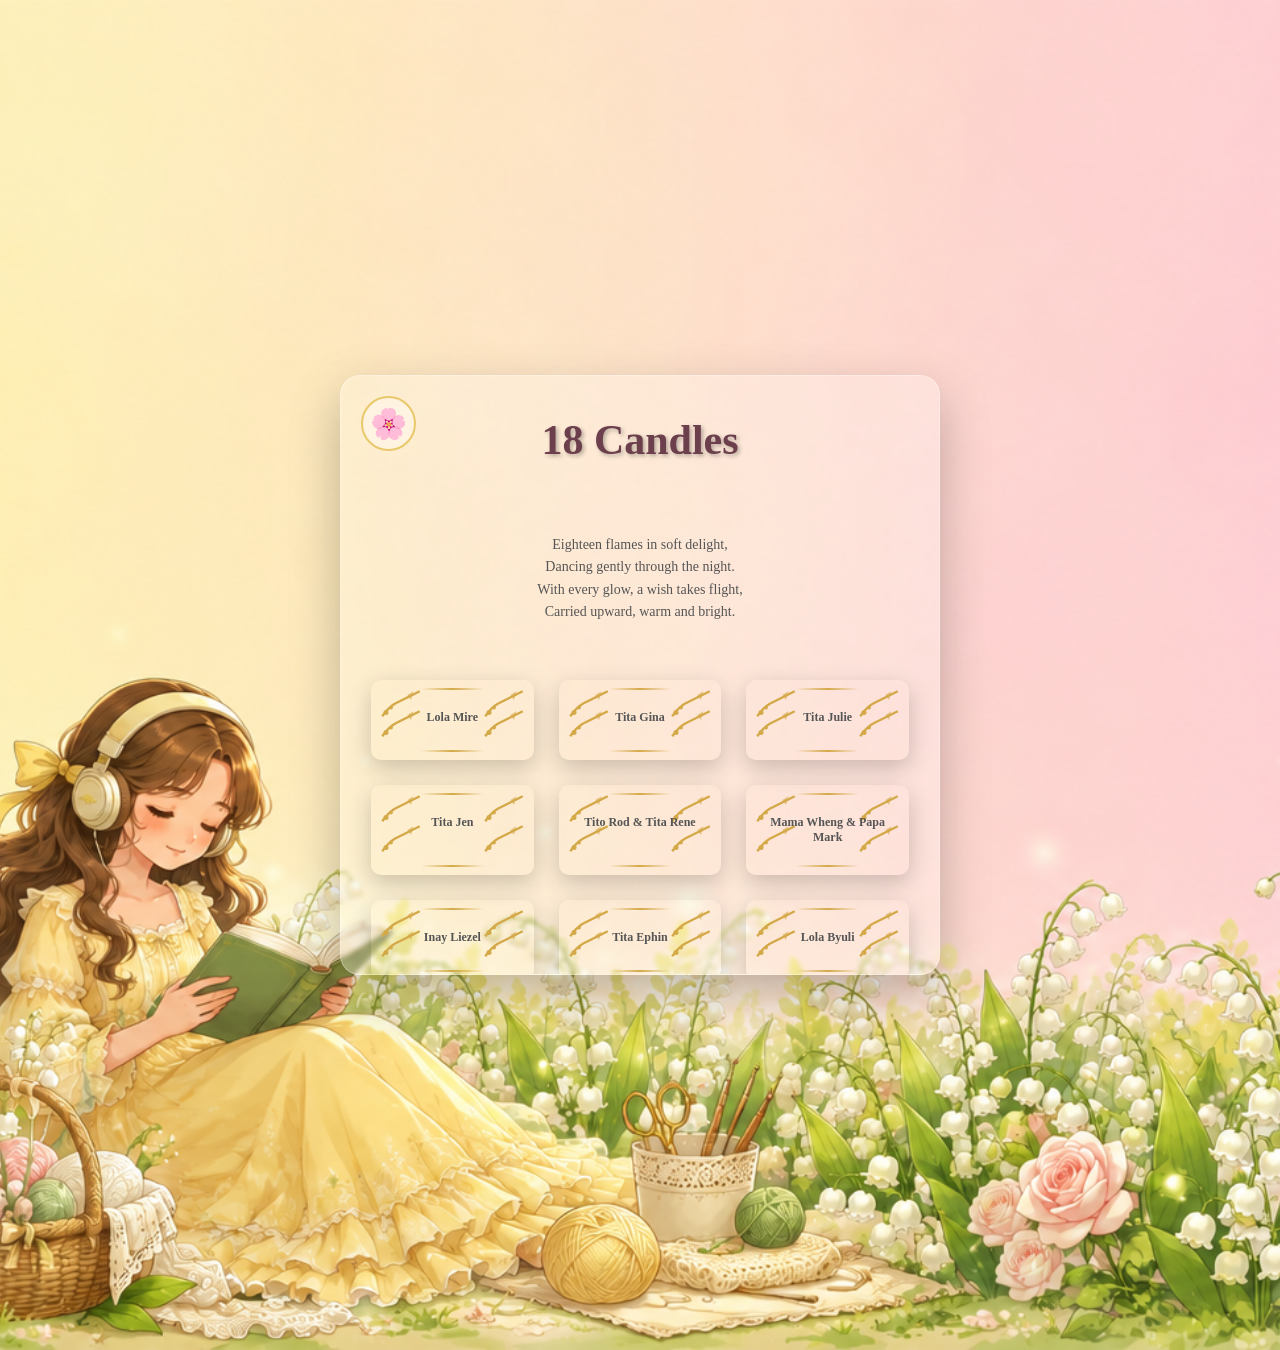
<file: candles.html>
<!DOCTYPE html>
<html lang="en">
<head>
    <meta charset="UTF-8">
    <meta name="viewport" content="width=device-width, initial-scale=1.0">
    <title>Guest List - 18th Birthday</title>
    <style>
        * {
    margin: 0;
    padding: 0;
    box-sizing: border-box;
}

body {
    font-family: 'Arial', sans-serif;
    background-image: url("garden.png");
    background-size: cover;
    background-position: center;
    background-repeat: no-repeat;
    height: 150vh;
    margin: 0;
    min-height: 100vh;
    padding: 40px 20px;

    opacity: 1;
    transition: opacity 0.5s ease, transform 0.5s ease;

    overflow-x: hidden;
}

.guests-container {
    max-width: 800px;
    margin: 0 auto;
}

.guests-title {
    text-align: center;
    color: #6b3f4c;
    font-size: 42px;
    margin-bottom: 50px;
    text-shadow: 2px 2px 4px rgba(0, 0, 0, 0.3);
}

.guests-list {
     display: grid;
    grid-template-columns: repeat(3, 1fr);
    gap: 25px;
}

.guest-card {
    position: relative;
background: transparent;
    border-radius: 10px;
    padding: 30px 20px;
    min-height: 80px;
    box-shadow: 0 8px 25px rgba(0, 0, 0, 0.2);
    transition: all 0.3s ease;

    animation: floatButton 3s ease-in-out infinite;
}

@keyframes floatButton {
    0% {
        transform: translateY(0px);
    }
    50% {
        transform: translateY(-6px);
    }
    100% {
        transform: translateY(0px);
    }
}

.guest-card:hover {
    transform: translateY(-5px);
    box-shadow: 0 12px 35px rgba(0, 0, 0, 0.3);
}

.ornamental-border {
    position: absolute;
    top: 0;
    left: 0;
    right: 0;
    bottom: 0;
    pointer-events: none;
}

/* Corner decorations */
.corner {
    position: absolute;
    width: 50px;
    height: 50px;
    color: #d4a949;
}

.corner-svg {
    width: 100%;
    height: 100%;
}

.top-left {
    top: 5px;
    left: 5px;
}

.top-right {
    top: 5px;
    right: 5px;
    transform: scaleX(-1);
}

.bottom-left {
    bottom: 5px;
    left: 5px;
    transform: scaleY(-1);
}

.bottom-right {
    bottom: 5px;
    right: 5px;
    transform: scaleX(-1) scaleY(-1);
}

/* Border lines */
.border-line {
    position: absolute;
    background: linear-gradient(90deg, transparent, #d4a949, transparent);
}

.horizontal-top {
    top: 8px;
    left: 50px;
    right: 50px;
    height: 2px;
}

.horizontal-bottom {
    bottom: 8px;
    left: 50px;
    right: 50px;
    height: 2px;
}

.vertical-left {
    left: 8px;
    top: 50px;
    bottom: 50px;
    width: 2px;
}

.vertical-right {
    right: 8px;
    top: 50px;
    bottom: 50px;
    width: 2px;
}

/* Guest content */
.guest-content {
    position: relative;
    z-index: 2;
    text-align: center;
}

.guest-name {
    color: #764ba2;
    font-size: 18px;
    font-weight: bold;
}

/* Responsive design */
@media (max-width: 600px) {
    .guests-title {
        font-size: 32px;
        margin-bottom: 30px;
    }

    .guest-card {
        padding: 25px 15px;
    }

    .corner {
        width: 40px;
        height: 40px;
    }

    .horizontal-top,
    .horizontal-bottom {
        left: 40px;
        right: 40px;
    }

    .vertical-left,
    .vertical-right {
        top: 40px;
        bottom: 40px;
    }

    .guest-name {
        font-size: 16px;
    }
}

* {
    margin: 0;
    padding: 0;
    box-sizing: border-box;
}

body {
    font-family: 'Georgia', serif;
    background-image: url("garden.png");
    background-size: cover;
    background-position: center;
    background-repeat: no-repeat;
    height: 150vh;
    margin: 0;
    min-height: 100vh;
    display: flex;
    justify-content: center;
    align-items: center;
    padding: 20px;
}

/* ========== ENVELOPE STYLES ========== */
.envelope-container {
    text-align: center;
}

.envelope {
    width: 300px;
    height: 200px;
    background: linear-gradient(135deg, #fff5e1 0%, #ffe4b5 100%);
    border: 3px solid #d4af37;
    border-radius: 5px;
    position: relative;
    cursor: pointer;
    transition: transform 0.3s ease, box-shadow 0.3s ease;
    box-shadow: 0 10px 30px rgba(0, 0, 0, 0.3);
    margin: 0 auto 30px;
}

.envelope:hover {
    transform: translateY(-5px);
    box-shadow: 0 15px 40px rgba(0, 0, 0, 0.4);
}

.envelope-flap {
    width: 0;
    height: 0;
    border-left: 150px solid transparent;
    border-right: 150px solid transparent;
    border-top: 100px solid #d4af37;
    position: absolute;
    top: 0;
    left: 0;
    transition: all 0.6s ease;
    transform-origin: top center;
}

.envelope.open .envelope-flap {
    border-top-color: #fff5e1;
    transform: rotateX(180deg);
}

.envelope-body {
    width: 100%;
    height: 100%;
    display: flex;
    justify-content: center;
    align-items: center;
    background: linear-gradient(135deg, #fff5e1 0%, #ffe4b5 100%);
}

.envelope-text {
    font-size: 28px;
    font-weight: bold;
    color: #d4af37;
    text-shadow: 2px 2px 4px rgba(0, 0, 0, 0.1);
    animation: float 3s ease-in-out infinite;
}

@keyframes float {
    0%, 100% { transform: translateY(0px); }
    50% { transform: translateY(-10px); }
}

.click-text {
    font-size: 16px;
    color: #ffffff;
    font-style: italic;
    animation: blink 2s infinite;
    margin-top: 20px;
}

@keyframes blink {
    0%, 100% { opacity: 1; }
    50% { opacity: 0.5; }
}

/* ========== CARDS STYLES ========== */
.cards-container {
    width: 100%;
    max-width: 600px;
    position: relative;
}

.card {
    background: linear-gradient(135deg, #fff5e1 0%, #fffff0 100%);
    border-radius: 15px;
    padding: 40px 30px;
    box-shadow: 0 20px 60px rgba(0, 0, 0, 0.3);
    position: absolute;
    width: 100%;
    opacity: 0;
    pointer-events: none;
    transition: opacity 0.4s ease, transform 0.4s ease;
    transform: scale(0.95);
    max-height: 600px;
    overflow-y: auto;

    /* animation */
    animation: slideLeft 1s ease;
}

/* animation keyframes */
@keyframes slideLeft{
    from{
        transform: translateX(-300px);
        opacity: 0;
    }

    to{
        transform: translateX(0);
        opacity: 1;
    }
}

.card.active {
    opacity: 1;
    pointer-events: auto;
    transform: scale(1);
    position: relative;
    width: 600px;

    background: rgba(255, 255, 255, 0.25);
    backdrop-filter: blur(2px);
    -webkit-backdrop-filter: blur(12px);

    border-radius: 20px;
    border: 1px solid rgba(255, 255, 255, 0.3);

    box-shadow: 0 20px 50px rgba(0, 0, 0, 0.25);
}

/* ========== CARD CONTENT ========== */
.card-content {
    text-align: center;
}

.card-title {
    font-size: 32px;
    color: #764ba2;
    margin-bottom: 20px;
    text-shadow: 1px 1px 2px rgba(0, 0, 0, 0.1);
}

.card-message {
    font-size: 16px;
    color: #555;
    margin-bottom: 15px;
}

.birthday-name {
    font-size: 36px;
    color: #d4af37;
    margin-bottom: 20px;
    font-style: italic;
}

.card-subtext {
    font-size: 18px;
    color: #764ba2;
    font-weight: bold;
    margin-bottom: 40px;
}

/* ========== NAVIGATION BUTTONS ========== */
.card-buttons {
    display: flex;
    flex-direction: column;
    gap: 15px;
    margin-top: 30px;
}

.nav-btn, .back-btn, .close-btn {
    padding: 12px 25px;
    font-size: 16px;
    border: none;
    border-radius: 8px;
    cursor: pointer;
    transition: all 0.3s ease;
    font-weight: bold;
}

.nav-btn {
    background: linear-gradient(135deg, #667eea 0%, #764ba2 100%);
    color: white;
    box-shadow: 0 5px 15px rgba(102, 126, 234, 0.4);
}

.nav-btn:hover {
    transform: translateY(-3px);
    box-shadow: 0 8px 20px rgba(102, 126, 234, 0.6);
}

.nav-btn:active {
    transform: translateY(-1px);
}

.back-btn {
    background: #f0f0f0;
    color: black;
    position: absolute;
    top: 15px;
    left: 15px;
    padding: 8px 15px;
    font-size: 14px;
    border: 2px solid #764ba2;
}

.back-btn:hover {
    background: #e0e0e0;
    transform: translateX(-3px);
}

.close-btn {
    background: transparent;
    color: #E8C86A;
    position: absolute;
    top: 15px;
    right: 15px;
    font-size: 24px;
    width: 40px;
    height: 40px;
    padding: 0;
    border: 2px solid #E8C86A;
    border-radius: 50%;
}

.close-btn:hover {
    background: #fff2b2;
    transform: rotate(360deg);
}

/* ========== GUESTS GRID ========== */
.guests-grid {
    display: grid;
    grid-template-columns: repeat(auto-fit, minmax(100px, 1fr));
    gap: 20px;
    margin-top: 30px;
    padding: 30px 0;
}

.guest-item {
    text-align: center;
}

.guest-avatar {
    width: 80px;
    height: 80px;
    background: linear-gradient(135deg, #667eea 0%, #764ba2 100%);
    border-radius: 50%;
    display: flex;
    justify-content: center;
    align-items: center;
    margin: 0 auto 10px;
    font-size: 24px;
    font-weight: bold;
    color: white;
    box-shadow: 0 5px 15px rgba(102, 126, 234, 0.4);
}

.guest-name {
    font-size: 12px;
    color: #555;
    word-break: break-word;
}

/* ========== ABOUT SECTION ========== */
.about-section {
    text-align: left;
    background: rgba(102, 126, 234, 0.1);
    padding: 25px;
    border-radius: 10px;
    margin-top: 30px;
}

.about-text {
    font-size: 15px;
    color: #333;
    line-height: 1.8;
    margin-bottom: 20px;
}

.about-text:last-child {
    margin-bottom: 0;
}

/* ========== DETAILS SECTION ========== */
.details-section {
    display: grid;
    grid-template-columns: repeat(auto-fit, minmax(200px, 1fr));
    gap: 25px;
    margin-top: 30px;
}

.detail-item {
background: transparent;
        padding: 20px;
    border-radius: 10px;
    text-align: center;
    box-shadow: #333;
}

.detail-item h3 {
    font-size: 18px;
    color: #764ba2;
    margin-bottom: 10px;
}

.detail-item p {
    font-size: 14px;
    color: #555;
    line-height: 1.6;
}

/* ========== SCROLLBAR STYLING ========== */
.card::-webkit-scrollbar {
    width: 6px;
}

.card::-webkit-scrollbar-track {
    background: #f1f1f1;
    border-radius: 10px;
}

.card::-webkit-scrollbar-thumb {
    background: #764ba2;
    border-radius: 10px;
}

.card::-webkit-scrollbar-thumb:hover {
    background: #667eea;
}

/* ========== RESPONSIVE DESIGN ========== */
@media (max-width: 768px) {
    .card {
        padding: 30px 20px;
    }

    .card-title {
        font-size: 24px;
    }

    .birthday-name {
        font-size: 28px;
    }

    .guests-grid {
        grid-template-columns: repeat(auto-fit, minmax(80px, 1fr));
        gap: 15px;
    }

    .guest-avatar {
        width: 60px;
        height: 60px;
        font-size: 18px;
    }

    .details-section {
        grid-template-columns: 1fr;
    }

    .envelope {
        width: 250px;
        height: 170px;
    }

    .envelope-flap {
        border-left: 125px solid transparent;
        border-right: 125px solid transparent;
        border-top: 85px solid #d4af37;
    }
}

@media (max-width: 480px) {
    body {
        padding: 10px;
    }

    .envelope {
        width: 220px;
        height: 150px;
    }

    .envelope-flap {
        border-left: 110px solid transparent;
        border-right: 110px solid transparent;
        border-top: 75px solid #d4af37;
    }

    .envelope-text {
        font-size: 20px;
    }

    .card {
        padding: 25px 15px;
        max-height: 500px;
    }

    .card-title {
        font-size: 20px;
    }

    .birthday-name {
        font-size: 24px;
    }

    .nav-btn {
        font-size: 14px;
        padding: 10px 20px;
    }

    .guests-grid {
        grid-template-columns: repeat(3, 1fr);
        gap: 10px;
    }

    .guest-name {
        font-size: 10px;
    }
}

@media (max-width: 768px) {
    .guests-list {
        grid-template-columns: repeat(2, 1fr);
    }
}

@media (max-width: 480px) {
    .guests-list {
        grid-template-columns: 1fr;
    }
}

.btn {
    display: flex;
    flex-direction: column;
    gap: 15px;
    margin-top: 30px;
    
}

.back-btn {
    padding: 12px 25px;
    font-size: 16px;
    border: none;
    border-radius: 8px;
    cursor: pointer;
    transition: transform 0.3s ease, box-shadow 0.3s ease;
    font-weight: bold;
}

.close-btn {
    position: fixed;
    top: 20px;
    left: 20px;

    width: 55px;
    height: 55px;

    display: flex;
    align-items: center;
    justify-content: center;

    border-radius: 50%;
    text-decoration: none;

    background: rgba(255,255,255,0.2);
    backdrop-filter: blur(8px);

    color: #E8C86A;
    font-size:30px;
    font-weight: bold;

    border: 2px solid #E8C86A;

    transition: all 0.4s ease;
}

.back-btn:hover {
    transform: scale(1.08);
    box-shadow: 0 8px 20px rgba(102, 126, 234, 0.4);
}

/* EXIT ANIMATION */
.fade-out {
    opacity: 0;
    transform: translateX(-80px);
}

/* ENTER ANIMATION */
.fade-in {
    opacity: 0;
    transform: translateX(80px);
}

.fade-in-active {
    opacity: 1;
    transform: translateX(0);
}
    </style>
</head>
<body>
    <div class="card active">
    <a href="eighteenth.html" class="close-btn" target=_self title="Back to 18s">🌸</a>
    <div class="card-content">
    <div class="guests-container">
        <h1 class="guests-title">18 Candles</h1>
        
          <div class="details-section">
                    <div class="detail-item">
                        <p>Eighteen flames in soft delight,<br>
            Dancing gently through the night.<br>
            With every glow, a wish takes flight,<br>
            Carried upward, warm and bright.</p>
                    </div>
            </div>

        
<br>
<br>
        <div class="guests-list">
            <!-- Guest 1 -->
            <div class="guest-card">
                <div class="ornamental-border">
                    <div class="corner top-left">
                        <svg viewBox="0 0 40 40" class="corner-svg">
                            <path d="M 35 5 Q 25 10 15 15 Q 10 18 5 25" fill="none" stroke="currentColor" stroke-width="2"/>
                            <circle cx="8" cy="22" r="2" fill="currentColor"/>
                            <circle cx="12" cy="18" r="1.5" fill="currentColor"/>
                            <path d="M 25 8 L 30 5 L 28 12" fill="currentColor" opacity="0.6"/>
                        </svg>
                    </div>
                    <div class="corner top-right">
                        <svg viewBox="0 0 40 40" class="corner-svg">
                            <path d="M 5 5 Q 15 10 25 15 Q 30 18 35 25" fill="none" stroke="currentColor" stroke-width="2"/>
                            <circle cx="32" cy="22" r="2" fill="currentColor"/>
                            <circle cx="28" cy="18" r="1.5" fill="currentColor"/>
                            <path d="M 15 8 L 10 5 L 12 12" fill="currentColor" opacity="0.6"/>
                        </svg>
                    </div>
                    <div class="corner bottom-left">
                        <svg viewBox="0 0 40 40" class="corner-svg">
                            <path d="M 35 35 Q 25 30 15 25 Q 10 22 5 15" fill="none" stroke="currentColor" stroke-width="2"/>
                            <circle cx="8" cy="18" r="2" fill="currentColor"/>
                            <circle cx="12" cy="22" r="1.5" fill="currentColor"/>
                            <path d="M 25 32 L 30 35 L 28 28" fill="currentColor" opacity="0.6"/>
                        </svg>
                    </div>
                    <div class="corner bottom-right">
                        <svg viewBox="0 0 40 40" class="corner-svg">
                            <path d="M 5 35 Q 15 30 25 25 Q 30 22 35 15" fill="none" stroke="currentColor" stroke-width="2"/>
                            <circle cx="32" cy="18" r="2" fill="currentColor"/>
                            <circle cx="28" cy="22" r="1.5" fill="currentColor"/>
                            <path d="M 15 32 L 10 35 L 12 28" fill="currentColor" opacity="0.6"/>
                        </svg>
                    </div>
                    <div class="border-line horizontal-top"></div>
                    <div class="border-line horizontal-bottom"></div>
                    <div class="border-line vertical-left"></div>
                    <div class="border-line vertical-right"></div>
                </div>
                <div class="guest-content">
                    <p class="guest-name">Lola Mire</p>
                </div>
            </div>
        
            <!-- Guest 2 -->
            <div class="guest-card">
                <div class="ornamental-border">
                    <div class="corner top-left">
                        <svg viewBox="0 0 40 40" class="corner-svg">
                            <path d="M 35 5 Q 25 10 15 15 Q 10 18 5 25" fill="none" stroke="currentColor" stroke-width="2"/>
                            <circle cx="8" cy="22" r="2" fill="currentColor"/>
                            <circle cx="12" cy="18" r="1.5" fill="currentColor"/>
                            <path d="M 25 8 L 30 5 L 28 12" fill="currentColor" opacity="0.6"/>
                        </svg>
                    </div>
                    <div class="corner top-right">
                        <svg viewBox="0 0 40 40" class="corner-svg">
                            <path d="M 5 5 Q 15 10 25 15 Q 30 18 35 25" fill="none" stroke="currentColor" stroke-width="2"/>
                            <circle cx="32" cy="22" r="2" fill="currentColor"/>
                            <circle cx="28" cy="18" r="1.5" fill="currentColor"/>
                            <path d="M 15 8 L 10 5 L 12 12" fill="currentColor" opacity="0.6"/>
                        </svg>
                    </div>
                    <div class="corner bottom-left">
                        <svg viewBox="0 0 40 40" class="corner-svg">
                            <path d="M 35 35 Q 25 30 15 25 Q 10 22 5 15" fill="none" stroke="currentColor" stroke-width="2"/>
                            <circle cx="8" cy="18" r="2" fill="currentColor"/>
                            <circle cx="12" cy="22" r="1.5" fill="currentColor"/>
                            <path d="M 25 32 L 30 35 L 28 28" fill="currentColor" opacity="0.6"/>
                        </svg>
                    </div>
                    <div class="corner bottom-right">
                        <svg viewBox="0 0 40 40" class="corner-svg">
                            <path d="M 5 35 Q 15 30 25 25 Q 30 22 35 15" fill="none" stroke="currentColor" stroke-width="2"/>
                            <circle cx="32" cy="18" r="2" fill="currentColor"/>
                            <circle cx="28" cy="22" r="1.5" fill="currentColor"/>
                            <path d="M 15 32 L 10 35 L 12 28" fill="currentColor" opacity="0.6"/>
                        </svg>
                    </div>
                    <div class="border-line horizontal-top"></div>
                    <div class="border-line horizontal-bottom"></div>
                    <div class="border-line vertical-left"></div>
                    <div class="border-line vertical-right"></div>
                </div>
                <div class="guest-content">
                    <p class="guest-name">Tita Gina</p>
                </div>
            </div>

            <!-- Guest 3 -->
            <div class="guest-card">
                <div class="ornamental-border">
                    <div class="corner top-left">
                        <svg viewBox="0 0 40 40" class="corner-svg">
                            <path d="M 35 5 Q 25 10 15 15 Q 10 18 5 25" fill="none" stroke="currentColor" stroke-width="2"/>
                            <circle cx="8" cy="22" r="2" fill="currentColor"/>
                            <circle cx="12" cy="18" r="1.5" fill="currentColor"/>
                            <path d="M 25 8 L 30 5 L 28 12" fill="currentColor" opacity="0.6"/>
                        </svg>
                    </div>
                    <div class="corner top-right">
                        <svg viewBox="0 0 40 40" class="corner-svg">
                            <path d="M 5 5 Q 15 10 25 15 Q 30 18 35 25" fill="none" stroke="currentColor" stroke-width="2"/>
                            <circle cx="32" cy="22" r="2" fill="currentColor"/>
                            <circle cx="28" cy="18" r="1.5" fill="currentColor"/>
                            <path d="M 15 8 L 10 5 L 12 12" fill="currentColor" opacity="0.6"/>
                        </svg>
                    </div>
                    <div class="corner bottom-left">
                        <svg viewBox="0 0 40 40" class="corner-svg">
                            <path d="M 35 35 Q 25 30 15 25 Q 10 22 5 15" fill="none" stroke="currentColor" stroke-width="2"/>
                            <circle cx="8" cy="18" r="2" fill="currentColor"/>
                            <circle cx="12" cy="22" r="1.5" fill="currentColor"/>
                            <path d="M 25 32 L 30 35 L 28 28" fill="currentColor" opacity="0.6"/>
                        </svg>
                    </div>
                    <div class="corner bottom-right">
                        <svg viewBox="0 0 40 40" class="corner-svg">
                            <path d="M 5 35 Q 15 30 25 25 Q 30 22 35 15" fill="none" stroke="currentColor" stroke-width="2"/>
                            <circle cx="32" cy="18" r="2" fill="currentColor"/>
                            <circle cx="28" cy="22" r="1.5" fill="currentColor"/>
                            <path d="M 15 32 L 10 35 L 12 28" fill="currentColor" opacity="0.6"/>
                        </svg>
                    </div>
                    <div class="border-line horizontal-top"></div>
                    <div class="border-line horizontal-bottom"></div>
                    <div class="border-line vertical-left"></div>
                    <div class="border-line vertical-right"></div>
                </div>
                <div class="guest-content">
                    <p class="guest-name">Tita Julie</p>
                </div>
            </div>

            <!-- Guest 4 -->
            <div class="guest-card">
                <div class="ornamental-border">
                    <div class="corner top-left">
                        <svg viewBox="0 0 40 40" class="corner-svg">
                            <path d="M 35 5 Q 25 10 15 15 Q 10 18 5 25" fill="none" stroke="currentColor" stroke-width="2"/>
                            <circle cx="8" cy="22" r="2" fill="currentColor"/>
                            <circle cx="12" cy="18" r="1.5" fill="currentColor"/>
                            <path d="M 25 8 L 30 5 L 28 12" fill="currentColor" opacity="0.6"/>
                        </svg>
                    </div>
                    <div class="corner top-right">
                        <svg viewBox="0 0 40 40" class="corner-svg">
                            <path d="M 5 5 Q 15 10 25 15 Q 30 18 35 25" fill="none" stroke="currentColor" stroke-width="2"/>
                            <circle cx="32" cy="22" r="2" fill="currentColor"/>
                            <circle cx="28" cy="18" r="1.5" fill="currentColor"/>
                            <path d="M 15 8 L 10 5 L 12 12" fill="currentColor" opacity="0.6"/>
                        </svg>
                    </div>
                    <div class="corner bottom-left">
                        <svg viewBox="0 0 40 40" class="corner-svg">
                            <path d="M 35 35 Q 25 30 15 25 Q 10 22 5 15" fill="none" stroke="currentColor" stroke-width="2"/>
                            <circle cx="8" cy="18" r="2" fill="currentColor"/>
                            <circle cx="12" cy="22" r="1.5" fill="currentColor"/>
                            <path d="M 25 32 L 30 35 L 28 28" fill="currentColor" opacity="0.6"/>
                        </svg>
                    </div>
                    <div class="corner bottom-right">
                        <svg viewBox="0 0 40 40" class="corner-svg">
                            <path d="M 5 35 Q 15 30 25 25 Q 30 22 35 15" fill="none" stroke="currentColor" stroke-width="2"/>
                            <circle cx="32" cy="18" r="2" fill="currentColor"/>
                            <circle cx="28" cy="22" r="1.5" fill="currentColor"/>
                            <path d="M 15 32 L 10 35 L 12 28" fill="currentColor" opacity="0.6"/>
                        </svg>
                    </div>
                    <div class="border-line horizontal-top"></div>
                    <div class="border-line horizontal-bottom"></div>
                    <div class="border-line vertical-left"></div>
                    <div class="border-line vertical-right"></div>
                </div>
                <div class="guest-content">
                    <p class="guest-name">Tita Jen</p>
                </div>
            </div>

            <!-- Guest 5 -->
            <div class="guest-card">
                <div class="ornamental-border">
                    <div class="corner top-left">
                        <svg viewBox="0 0 40 40" class="corner-svg">
                            <path d="M 35 5 Q 25 10 15 15 Q 10 18 5 25" fill="none" stroke="currentColor" stroke-width="2"/>
                            <circle cx="8" cy="22" r="2" fill="currentColor"/>
                            <circle cx="12" cy="18" r="1.5" fill="currentColor"/>
                            <path d="M 25 8 L 30 5 L 28 12" fill="currentColor" opacity="0.6"/>
                        </svg>
                    </div>
                    <div class="corner top-right">
                        <svg viewBox="0 0 40 40" class="corner-svg">
                            <path d="M 5 5 Q 15 10 25 15 Q 30 18 35 25" fill="none" stroke="currentColor" stroke-width="2"/>
                            <circle cx="32" cy="22" r="2" fill="currentColor"/>
                            <circle cx="28" cy="18" r="1.5" fill="currentColor"/>
                            <path d="M 15 8 L 10 5 L 12 12" fill="currentColor" opacity="0.6"/>
                        </svg>
                    </div>
                    <div class="corner bottom-left">
                        <svg viewBox="0 0 40 40" class="corner-svg">
                            <path d="M 35 35 Q 25 30 15 25 Q 10 22 5 15" fill="none" stroke="currentColor" stroke-width="2"/>
                            <circle cx="8" cy="18" r="2" fill="currentColor"/>
                            <circle cx="12" cy="22" r="1.5" fill="currentColor"/>
                            <path d="M 25 32 L 30 35 L 28 28" fill="currentColor" opacity="0.6"/>
                        </svg>
                    </div>
                    <div class="corner bottom-right">
                        <svg viewBox="0 0 40 40" class="corner-svg">
                            <path d="M 5 35 Q 15 30 25 25 Q 30 22 35 15" fill="none" stroke="currentColor" stroke-width="2"/>
                            <circle cx="32" cy="18" r="2" fill="currentColor"/>
                            <circle cx="28" cy="22" r="1.5" fill="currentColor"/>
                            <path d="M 15 32 L 10 35 L 12 28" fill="currentColor" opacity="0.6"/>
                        </svg>
                    </div>
                    <div class="border-line horizontal-top"></div>
                    <div class="border-line horizontal-bottom"></div>
                    <div class="border-line vertical-left"></div>
                    <div class="border-line vertical-right"></div>
                </div>
                <div class="guest-content">
                    <p class="guest-name">Tito Rod & Tita Rene</p>
                </div>
            </div>

            <!-- Guest 6 -->
            <div class="guest-card">
                <div class="ornamental-border">
                    <div class="corner top-left">
                        <svg viewBox="0 0 40 40" class="corner-svg">
                            <path d="M 35 5 Q 25 10 15 15 Q 10 18 5 25" fill="none" stroke="currentColor" stroke-width="2"/>
                            <circle cx="8" cy="22" r="2" fill="currentColor"/>
                            <circle cx="12" cy="18" r="1.5" fill="currentColor"/>
                            <path d="M 25 8 L 30 5 L 28 12" fill="currentColor" opacity="0.6"/>
                        </svg>
                    </div>
                    <div class="corner top-right">
                        <svg viewBox="0 0 40 40" class="corner-svg">
                            <path d="M 5 5 Q 15 10 25 15 Q 30 18 35 25" fill="none" stroke="currentColor" stroke-width="2"/>
                            <circle cx="32" cy="22" r="2" fill="currentColor"/>
                            <circle cx="28" cy="18" r="1.5" fill="currentColor"/>
                            <path d="M 15 8 L 10 5 L 12 12" fill="currentColor" opacity="0.6"/>
                        </svg>
                    </div>
                    <div class="corner bottom-left">
                        <svg viewBox="0 0 40 40" class="corner-svg">
                            <path d="M 35 35 Q 25 30 15 25 Q 10 22 5 15" fill="none" stroke="currentColor" stroke-width="2"/>
                            <circle cx="8" cy="18" r="2" fill="currentColor"/>
                            <circle cx="12" cy="22" r="1.5" fill="currentColor"/>
                            <path d="M 25 32 L 30 35 L 28 28" fill="currentColor" opacity="0.6"/>
                        </svg>
                    </div>
                    <div class="corner bottom-right">
                        <svg viewBox="0 0 40 40" class="corner-svg">
                            <path d="M 5 35 Q 15 30 25 25 Q 30 22 35 15" fill="none" stroke="currentColor" stroke-width="2"/>
                            <circle cx="32" cy="18" r="2" fill="currentColor"/>
                            <circle cx="28" cy="22" r="1.5" fill="currentColor"/>
                            <path d="M 15 32 L 10 35 L 12 28" fill="currentColor" opacity="0.6"/>
                        </svg>
                    </div>
                    <div class="border-line horizontal-top"></div>
                    <div class="border-line horizontal-bottom"></div>
                    <div class="border-line vertical-left"></div>
                    <div class="border-line vertical-right"></div>
                </div>
                <div class="guest-content">
                    <p class="guest-name">Mama Wheng & Papa Mark</p>
                </div>
            </div>

            <!-- Guest 6 -->
            <div class="guest-card">
                <div class="ornamental-border">
                    <div class="corner top-left">
                        <svg viewBox="0 0 40 40" class="corner-svg">
                            <path d="M 35 5 Q 25 10 15 15 Q 10 18 5 25" fill="none" stroke="currentColor" stroke-width="2"/>
                            <circle cx="8" cy="22" r="2" fill="currentColor"/>
                            <circle cx="12" cy="18" r="1.5" fill="currentColor"/>
                            <path d="M 25 8 L 30 5 L 28 12" fill="currentColor" opacity="0.6"/>
                        </svg>
                    </div>
                    <div class="corner top-right">
                        <svg viewBox="0 0 40 40" class="corner-svg">
                            <path d="M 5 5 Q 15 10 25 15 Q 30 18 35 25" fill="none" stroke="currentColor" stroke-width="2"/>
                            <circle cx="32" cy="22" r="2" fill="currentColor"/>
                            <circle cx="28" cy="18" r="1.5" fill="currentColor"/>
                            <path d="M 15 8 L 10 5 L 12 12" fill="currentColor" opacity="0.6"/>
                        </svg>
                    </div>
                    <div class="corner bottom-left">
                        <svg viewBox="0 0 40 40" class="corner-svg">
                            <path d="M 35 35 Q 25 30 15 25 Q 10 22 5 15" fill="none" stroke="currentColor" stroke-width="2"/>
                            <circle cx="8" cy="18" r="2" fill="currentColor"/>
                            <circle cx="12" cy="22" r="1.5" fill="currentColor"/>
                            <path d="M 25 32 L 30 35 L 28 28" fill="currentColor" opacity="0.6"/>
                        </svg>
                    </div>
                    <div class="corner bottom-right">
                        <svg viewBox="0 0 40 40" class="corner-svg">
                            <path d="M 5 35 Q 15 30 25 25 Q 30 22 35 15" fill="none" stroke="currentColor" stroke-width="2"/>
                            <circle cx="32" cy="18" r="2" fill="currentColor"/>
                            <circle cx="28" cy="22" r="1.5" fill="currentColor"/>
                            <path d="M 15 32 L 10 35 L 12 28" fill="currentColor" opacity="0.6"/>
                        </svg>
                    </div>
                    <div class="border-line horizontal-top"></div>
                    <div class="border-line horizontal-bottom"></div>
                    <div class="border-line vertical-left"></div>
                    <div class="border-line vertical-right"></div>
                </div>
                <div class="guest-content">
                    <p class="guest-name">Inay Liezel</p>
                </div>
            </div>

            <!-- Guest 6 -->
            <div class="guest-card">
                <div class="ornamental-border">
                    <div class="corner top-left">
                        <svg viewBox="0 0 40 40" class="corner-svg">
                            <path d="M 35 5 Q 25 10 15 15 Q 10 18 5 25" fill="none" stroke="currentColor" stroke-width="2"/>
                            <circle cx="8" cy="22" r="2" fill="currentColor"/>
                            <circle cx="12" cy="18" r="1.5" fill="currentColor"/>
                            <path d="M 25 8 L 30 5 L 28 12" fill="currentColor" opacity="0.6"/>
                        </svg>
                    </div>
                    <div class="corner top-right">
                        <svg viewBox="0 0 40 40" class="corner-svg">
                            <path d="M 5 5 Q 15 10 25 15 Q 30 18 35 25" fill="none" stroke="currentColor" stroke-width="2"/>
                            <circle cx="32" cy="22" r="2" fill="currentColor"/>
                            <circle cx="28" cy="18" r="1.5" fill="currentColor"/>
                            <path d="M 15 8 L 10 5 L 12 12" fill="currentColor" opacity="0.6"/>
                        </svg>
                    </div>
                    <div class="corner bottom-left">
                        <svg viewBox="0 0 40 40" class="corner-svg">
                            <path d="M 35 35 Q 25 30 15 25 Q 10 22 5 15" fill="none" stroke="currentColor" stroke-width="2"/>
                            <circle cx="8" cy="18" r="2" fill="currentColor"/>
                            <circle cx="12" cy="22" r="1.5" fill="currentColor"/>
                            <path d="M 25 32 L 30 35 L 28 28" fill="currentColor" opacity="0.6"/>
                        </svg>
                    </div>
                    <div class="corner bottom-right">
                        <svg viewBox="0 0 40 40" class="corner-svg">
                            <path d="M 5 35 Q 15 30 25 25 Q 30 22 35 15" fill="none" stroke="currentColor" stroke-width="2"/>
                            <circle cx="32" cy="18" r="2" fill="currentColor"/>
                            <circle cx="28" cy="22" r="1.5" fill="currentColor"/>
                            <path d="M 15 32 L 10 35 L 12 28" fill="currentColor" opacity="0.6"/>
                        </svg>
                    </div>
                    <div class="border-line horizontal-top"></div>
                    <div class="border-line horizontal-bottom"></div>
                    <div class="border-line vertical-left"></div>
                    <div class="border-line vertical-right"></div>
                </div>
                <div class="guest-content">
                    <p class="guest-name">Tita Ephin</p>
                </div>
            </div>

            <!-- Guest 6 -->
            <div class="guest-card">
                <div class="ornamental-border">
                    <div class="corner top-left">
                        <svg viewBox="0 0 40 40" class="corner-svg">
                            <path d="M 35 5 Q 25 10 15 15 Q 10 18 5 25" fill="none" stroke="currentColor" stroke-width="2"/>
                            <circle cx="8" cy="22" r="2" fill="currentColor"/>
                            <circle cx="12" cy="18" r="1.5" fill="currentColor"/>
                            <path d="M 25 8 L 30 5 L 28 12" fill="currentColor" opacity="0.6"/>
                        </svg>
                    </div>
                    <div class="corner top-right">
                        <svg viewBox="0 0 40 40" class="corner-svg">
                            <path d="M 5 5 Q 15 10 25 15 Q 30 18 35 25" fill="none" stroke="currentColor" stroke-width="2"/>
                            <circle cx="32" cy="22" r="2" fill="currentColor"/>
                            <circle cx="28" cy="18" r="1.5" fill="currentColor"/>
                            <path d="M 15 8 L 10 5 L 12 12" fill="currentColor" opacity="0.6"/>
                        </svg>
                    </div>
                    <div class="corner bottom-left">
                        <svg viewBox="0 0 40 40" class="corner-svg">
                            <path d="M 35 35 Q 25 30 15 25 Q 10 22 5 15" fill="none" stroke="currentColor" stroke-width="2"/>
                            <circle cx="8" cy="18" r="2" fill="currentColor"/>
                            <circle cx="12" cy="22" r="1.5" fill="currentColor"/>
                            <path d="M 25 32 L 30 35 L 28 28" fill="currentColor" opacity="0.6"/>
                        </svg>
                    </div>
                    <div class="corner bottom-right">
                        <svg viewBox="0 0 40 40" class="corner-svg">
                            <path d="M 5 35 Q 15 30 25 25 Q 30 22 35 15" fill="none" stroke="currentColor" stroke-width="2"/>
                            <circle cx="32" cy="18" r="2" fill="currentColor"/>
                            <circle cx="28" cy="22" r="1.5" fill="currentColor"/>
                            <path d="M 15 32 L 10 35 L 12 28" fill="currentColor" opacity="0.6"/>
                        </svg>
                    </div>
                    <div class="border-line horizontal-top"></div>
                    <div class="border-line horizontal-bottom"></div>
                    <div class="border-line vertical-left"></div>
                    <div class="border-line vertical-right"></div>
                </div>
                <div class="guest-content">
                    <p class="guest-name">Lola Byuli</p>
                </div>
            </div>

            <!-- Guest 6 -->
            <div class="guest-card">
                <div class="ornamental-border">
                    <div class="corner top-left">
                        <svg viewBox="0 0 40 40" class="corner-svg">
                            <path d="M 35 5 Q 25 10 15 15 Q 10 18 5 25" fill="none" stroke="currentColor" stroke-width="2"/>
                            <circle cx="8" cy="22" r="2" fill="currentColor"/>
                            <circle cx="12" cy="18" r="1.5" fill="currentColor"/>
                            <path d="M 25 8 L 30 5 L 28 12" fill="currentColor" opacity="0.6"/>
                        </svg>
                    </div>
                    <div class="corner top-right">
                        <svg viewBox="0 0 40 40" class="corner-svg">
                            <path d="M 5 5 Q 15 10 25 15 Q 30 18 35 25" fill="none" stroke="currentColor" stroke-width="2"/>
                            <circle cx="32" cy="22" r="2" fill="currentColor"/>
                            <circle cx="28" cy="18" r="1.5" fill="currentColor"/>
                            <path d="M 15 8 L 10 5 L 12 12" fill="currentColor" opacity="0.6"/>
                        </svg>
                    </div>
                    <div class="corner bottom-left">
                        <svg viewBox="0 0 40 40" class="corner-svg">
                            <path d="M 35 35 Q 25 30 15 25 Q 10 22 5 15" fill="none" stroke="currentColor" stroke-width="2"/>
                            <circle cx="8" cy="18" r="2" fill="currentColor"/>
                            <circle cx="12" cy="22" r="1.5" fill="currentColor"/>
                            <path d="M 25 32 L 30 35 L 28 28" fill="currentColor" opacity="0.6"/>
                        </svg>
                    </div>
                    <div class="corner bottom-right">
                        <svg viewBox="0 0 40 40" class="corner-svg">
                            <path d="M 5 35 Q 15 30 25 25 Q 30 22 35 15" fill="none" stroke="currentColor" stroke-width="2"/>
                            <circle cx="32" cy="18" r="2" fill="currentColor"/>
                            <circle cx="28" cy="22" r="1.5" fill="currentColor"/>
                            <path d="M 15 32 L 10 35 L 12 28" fill="currentColor" opacity="0.6"/>
                        </svg>
                    </div>
                    <div class="border-line horizontal-top"></div>
                    <div class="border-line horizontal-bottom"></div>
                    <div class="border-line vertical-left"></div>
                    <div class="border-line vertical-right"></div>
                </div>
                <div class="guest-content">
                    <p class="guest-name">Lola Gayeng</p>
                </div>
            </div>

            <!-- Guest 6 -->
            <div class="guest-card">
                <div class="ornamental-border">
                    <div class="corner top-left">
                        <svg viewBox="0 0 40 40" class="corner-svg">
                            <path d="M 35 5 Q 25 10 15 15 Q 10 18 5 25" fill="none" stroke="currentColor" stroke-width="2"/>
                            <circle cx="8" cy="22" r="2" fill="currentColor"/>
                            <circle cx="12" cy="18" r="1.5" fill="currentColor"/>
                            <path d="M 25 8 L 30 5 L 28 12" fill="currentColor" opacity="0.6"/>
                        </svg>
                    </div>
                    <div class="corner top-right">
                        <svg viewBox="0 0 40 40" class="corner-svg">
                            <path d="M 5 5 Q 15 10 25 15 Q 30 18 35 25" fill="none" stroke="currentColor" stroke-width="2"/>
                            <circle cx="32" cy="22" r="2" fill="currentColor"/>
                            <circle cx="28" cy="18" r="1.5" fill="currentColor"/>
                            <path d="M 15 8 L 10 5 L 12 12" fill="currentColor" opacity="0.6"/>
                        </svg>
                    </div>
                    <div class="corner bottom-left">
                        <svg viewBox="0 0 40 40" class="corner-svg">
                            <path d="M 35 35 Q 25 30 15 25 Q 10 22 5 15" fill="none" stroke="currentColor" stroke-width="2"/>
                            <circle cx="8" cy="18" r="2" fill="currentColor"/>
                            <circle cx="12" cy="22" r="1.5" fill="currentColor"/>
                            <path d="M 25 32 L 30 35 L 28 28" fill="currentColor" opacity="0.6"/>
                        </svg>
                    </div>
                    <div class="corner bottom-right">
                        <svg viewBox="0 0 40 40" class="corner-svg">
                            <path d="M 5 35 Q 15 30 25 25 Q 30 22 35 15" fill="none" stroke="currentColor" stroke-width="2"/>
                            <circle cx="32" cy="18" r="2" fill="currentColor"/>
                            <circle cx="28" cy="22" r="1.5" fill="currentColor"/>
                            <path d="M 15 32 L 10 35 L 12 28" fill="currentColor" opacity="0.6"/>
                        </svg>
                    </div>
                    <div class="border-line horizontal-top"></div>
                    <div class="border-line horizontal-bottom"></div>
                    <div class="border-line vertical-left"></div>
                    <div class="border-line vertical-right"></div>
                </div>
                <div class="guest-content">
                    <p class="guest-name">Lola Minda</p>
                </div>
            </div>

            <!-- Guest 6 -->
            <div class="guest-card">
                <div class="ornamental-border">
                    <div class="corner top-left">
                        <svg viewBox="0 0 40 40" class="corner-svg">
                            <path d="M 35 5 Q 25 10 15 15 Q 10 18 5 25" fill="none" stroke="currentColor" stroke-width="2"/>
                            <circle cx="8" cy="22" r="2" fill="currentColor"/>
                            <circle cx="12" cy="18" r="1.5" fill="currentColor"/>
                            <path d="M 25 8 L 30 5 L 28 12" fill="currentColor" opacity="0.6"/>
                        </svg>
                    </div>
                    <div class="corner top-right">
                        <svg viewBox="0 0 40 40" class="corner-svg">
                            <path d="M 5 5 Q 15 10 25 15 Q 30 18 35 25" fill="none" stroke="currentColor" stroke-width="2"/>
                            <circle cx="32" cy="22" r="2" fill="currentColor"/>
                            <circle cx="28" cy="18" r="1.5" fill="currentColor"/>
                            <path d="M 15 8 L 10 5 L 12 12" fill="currentColor" opacity="0.6"/>
                        </svg>
                    </div>
                    <div class="corner bottom-left">
                        <svg viewBox="0 0 40 40" class="corner-svg">
                            <path d="M 35 35 Q 25 30 15 25 Q 10 22 5 15" fill="none" stroke="currentColor" stroke-width="2"/>
                            <circle cx="8" cy="18" r="2" fill="currentColor"/>
                            <circle cx="12" cy="22" r="1.5" fill="currentColor"/>
                            <path d="M 25 32 L 30 35 L 28 28" fill="currentColor" opacity="0.6"/>
                        </svg>
                    </div>
                    <div class="corner bottom-right">
                        <svg viewBox="0 0 40 40" class="corner-svg">
                            <path d="M 5 35 Q 15 30 25 25 Q 30 22 35 15" fill="none" stroke="currentColor" stroke-width="2"/>
                            <circle cx="32" cy="18" r="2" fill="currentColor"/>
                            <circle cx="28" cy="22" r="1.5" fill="currentColor"/>
                            <path d="M 15 32 L 10 35 L 12 28" fill="currentColor" opacity="0.6"/>
                        </svg>
                    </div>
                    <div class="border-line horizontal-top"></div>
                    <div class="border-line horizontal-bottom"></div>
                    <div class="border-line vertical-left"></div>
                    <div class="border-line vertical-right"></div>
                </div>
                <div class="guest-content">
                    <p class="guest-name">Lola Rosing</p>
                </div>
            </div>

            <!-- Guest 6 -->
            <div class="guest-card">
                <div class="ornamental-border">
                    <div class="corner top-left">
                        <svg viewBox="0 0 40 40" class="corner-svg">
                            <path d="M 35 5 Q 25 10 15 15 Q 10 18 5 25" fill="none" stroke="currentColor" stroke-width="2"/>
                            <circle cx="8" cy="22" r="2" fill="currentColor"/>
                            <circle cx="12" cy="18" r="1.5" fill="currentColor"/>
                            <path d="M 25 8 L 30 5 L 28 12" fill="currentColor" opacity="0.6"/>
                        </svg>
                    </div>
                    <div class="corner top-right">
                        <svg viewBox="0 0 40 40" class="corner-svg">
                            <path d="M 5 5 Q 15 10 25 15 Q 30 18 35 25" fill="none" stroke="currentColor" stroke-width="2"/>
                            <circle cx="32" cy="22" r="2" fill="currentColor"/>
                            <circle cx="28" cy="18" r="1.5" fill="currentColor"/>
                            <path d="M 15 8 L 10 5 L 12 12" fill="currentColor" opacity="0.6"/>
                        </svg>
                    </div>
                    <div class="corner bottom-left">
                        <svg viewBox="0 0 40 40" class="corner-svg">
                            <path d="M 35 35 Q 25 30 15 25 Q 10 22 5 15" fill="none" stroke="currentColor" stroke-width="2"/>
                            <circle cx="8" cy="18" r="2" fill="currentColor"/>
                            <circle cx="12" cy="22" r="1.5" fill="currentColor"/>
                            <path d="M 25 32 L 30 35 L 28 28" fill="currentColor" opacity="0.6"/>
                        </svg>
                    </div>
                    <div class="corner bottom-right">
                        <svg viewBox="0 0 40 40" class="corner-svg">
                            <path d="M 5 35 Q 15 30 25 25 Q 30 22 35 15" fill="none" stroke="currentColor" stroke-width="2"/>
                            <circle cx="32" cy="18" r="2" fill="currentColor"/>
                            <circle cx="28" cy="22" r="1.5" fill="currentColor"/>
                            <path d="M 15 32 L 10 35 L 12 28" fill="currentColor" opacity="0.6"/>
                        </svg>
                    </div>
                    <div class="border-line horizontal-top"></div>
                    <div class="border-line horizontal-bottom"></div>
                    <div class="border-line vertical-left"></div>
                    <div class="border-line vertical-right"></div>
                </div>
                <div class="guest-content">
                    <p class="guest-name">Lola Linda</p>
                </div>
            </div>

            <!-- Guest 6 -->
            <div class="guest-card">
                <div class="ornamental-border">
                    <div class="corner top-left">
                        <svg viewBox="0 0 40 40" class="corner-svg">
                            <path d="M 35 5 Q 25 10 15 15 Q 10 18 5 25" fill="none" stroke="currentColor" stroke-width="2"/>
                            <circle cx="8" cy="22" r="2" fill="currentColor"/>
                            <circle cx="12" cy="18" r="1.5" fill="currentColor"/>
                            <path d="M 25 8 L 30 5 L 28 12" fill="currentColor" opacity="0.6"/>
                        </svg>
                    </div>
                    <div class="corner top-right">
                        <svg viewBox="0 0 40 40" class="corner-svg">
                            <path d="M 5 5 Q 15 10 25 15 Q 30 18 35 25" fill="none" stroke="currentColor" stroke-width="2"/>
                            <circle cx="32" cy="22" r="2" fill="currentColor"/>
                            <circle cx="28" cy="18" r="1.5" fill="currentColor"/>
                            <path d="M 15 8 L 10 5 L 12 12" fill="currentColor" opacity="0.6"/>
                        </svg>
                    </div>
                    <div class="corner bottom-left">
                        <svg viewBox="0 0 40 40" class="corner-svg">
                            <path d="M 35 35 Q 25 30 15 25 Q 10 22 5 15" fill="none" stroke="currentColor" stroke-width="2"/>
                            <circle cx="8" cy="18" r="2" fill="currentColor"/>
                            <circle cx="12" cy="22" r="1.5" fill="currentColor"/>
                            <path d="M 25 32 L 30 35 L 28 28" fill="currentColor" opacity="0.6"/>
                        </svg>
                    </div>
                    <div class="corner bottom-right">
                        <svg viewBox="0 0 40 40" class="corner-svg">
                            <path d="M 5 35 Q 15 30 25 25 Q 30 22 35 15" fill="none" stroke="currentColor" stroke-width="2"/>
                            <circle cx="32" cy="18" r="2" fill="currentColor"/>
                            <circle cx="28" cy="22" r="1.5" fill="currentColor"/>
                            <path d="M 15 32 L 10 35 L 12 28" fill="currentColor" opacity="0.6"/>
                        </svg>
                    </div>
                    <div class="border-line horizontal-top"></div>
                    <div class="border-line horizontal-bottom"></div>
                    <div class="border-line vertical-left"></div>
                    <div class="border-line vertical-right"></div>
                </div>
                <div class="guest-content">
                    <p class="guest-name">Lola Fe</p>
                </div>
            </div>

            <!-- Guest 6 -->
            <div class="guest-card">
                <div class="ornamental-border">
                    <div class="corner top-left">
                        <svg viewBox="0 0 40 40" class="corner-svg">
                            <path d="M 35 5 Q 25 10 15 15 Q 10 18 5 25" fill="none" stroke="currentColor" stroke-width="2"/>
                            <circle cx="8" cy="22" r="2" fill="currentColor"/>
                            <circle cx="12" cy="18" r="1.5" fill="currentColor"/>
                            <path d="M 25 8 L 30 5 L 28 12" fill="currentColor" opacity="0.6"/>
                        </svg>
                    </div>
                    <div class="corner top-right">
                        <svg viewBox="0 0 40 40" class="corner-svg">
                            <path d="M 5 5 Q 15 10 25 15 Q 30 18 35 25" fill="none" stroke="currentColor" stroke-width="2"/>
                            <circle cx="32" cy="22" r="2" fill="currentColor"/>
                            <circle cx="28" cy="18" r="1.5" fill="currentColor"/>
                            <path d="M 15 8 L 10 5 L 12 12" fill="currentColor" opacity="0.6"/>
                        </svg>
                    </div>
                    <div class="corner bottom-left">
                        <svg viewBox="0 0 40 40" class="corner-svg">
                            <path d="M 35 35 Q 25 30 15 25 Q 10 22 5 15" fill="none" stroke="currentColor" stroke-width="2"/>
                            <circle cx="8" cy="18" r="2" fill="currentColor"/>
                            <circle cx="12" cy="22" r="1.5" fill="currentColor"/>
                            <path d="M 25 32 L 30 35 L 28 28" fill="currentColor" opacity="0.6"/>
                        </svg>
                    </div>
                    <div class="corner bottom-right">
                        <svg viewBox="0 0 40 40" class="corner-svg">
                            <path d="M 5 35 Q 15 30 25 25 Q 30 22 35 15" fill="none" stroke="currentColor" stroke-width="2"/>
                            <circle cx="32" cy="18" r="2" fill="currentColor"/>
                            <circle cx="28" cy="22" r="1.5" fill="currentColor"/>
                            <path d="M 15 32 L 10 35 L 12 28" fill="currentColor" opacity="0.6"/>
                        </svg>
                    </div>
                    <div class="border-line horizontal-top"></div>
                    <div class="border-line horizontal-bottom"></div>
                    <div class="border-line vertical-left"></div>
                    <div class="border-line vertical-right"></div>
                </div>
                <div class="guest-content">
                    <p class="guest-name">Lola Binya</p>
                </div>
            </div>

            <!-- Guest 6 -->
            <div class="guest-card">
                <div class="ornamental-border">
                    <div class="corner top-left">
                        <svg viewBox="0 0 40 40" class="corner-svg">
                            <path d="M 35 5 Q 25 10 15 15 Q 10 18 5 25" fill="none" stroke="currentColor" stroke-width="2"/>
                            <circle cx="8" cy="22" r="2" fill="currentColor"/>
                            <circle cx="12" cy="18" r="1.5" fill="currentColor"/>
                            <path d="M 25 8 L 30 5 L 28 12" fill="currentColor" opacity="0.6"/>
                        </svg>
                    </div>
                    <div class="corner top-right">
                        <svg viewBox="0 0 40 40" class="corner-svg">
                            <path d="M 5 5 Q 15 10 25 15 Q 30 18 35 25" fill="none" stroke="currentColor" stroke-width="2"/>
                            <circle cx="32" cy="22" r="2" fill="currentColor"/>
                            <circle cx="28" cy="18" r="1.5" fill="currentColor"/>
                            <path d="M 15 8 L 10 5 L 12 12" fill="currentColor" opacity="0.6"/>
                        </svg>
                    </div>
                    <div class="corner bottom-left">
                        <svg viewBox="0 0 40 40" class="corner-svg">
                            <path d="M 35 35 Q 25 30 15 25 Q 10 22 5 15" fill="none" stroke="currentColor" stroke-width="2"/>
                            <circle cx="8" cy="18" r="2" fill="currentColor"/>
                            <circle cx="12" cy="22" r="1.5" fill="currentColor"/>
                            <path d="M 25 32 L 30 35 L 28 28" fill="currentColor" opacity="0.6"/>
                        </svg>
                    </div>
                    <div class="corner bottom-right">
                        <svg viewBox="0 0 40 40" class="corner-svg">
                            <path d="M 5 35 Q 15 30 25 25 Q 30 22 35 15" fill="none" stroke="currentColor" stroke-width="2"/>
                            <circle cx="32" cy="18" r="2" fill="currentColor"/>
                            <circle cx="28" cy="22" r="1.5" fill="currentColor"/>
                            <path d="M 15 32 L 10 35 L 12 28" fill="currentColor" opacity="0.6"/>
                        </svg>
                    </div>
                    <div class="border-line horizontal-top"></div>
                    <div class="border-line horizontal-bottom"></div>
                    <div class="border-line vertical-left"></div>
                    <div class="border-line vertical-right"></div>
                </div>
                <div class="guest-content">
                    <p class="guest-name">Lola Nita</p>
                </div>
            </div>

            <!-- Guest 6 -->
            <div class="guest-card">
                <div class="ornamental-border">
                    <div class="corner top-left">
                        <svg viewBox="0 0 40 40" class="corner-svg">
                            <path d="M 35 5 Q 25 10 15 15 Q 10 18 5 25" fill="none" stroke="currentColor" stroke-width="2"/>
                            <circle cx="8" cy="22" r="2" fill="currentColor"/>
                            <circle cx="12" cy="18" r="1.5" fill="currentColor"/>
                            <path d="M 25 8 L 30 5 L 28 12" fill="currentColor" opacity="0.6"/>
                        </svg>
                    </div>
                    <div class="corner top-right">
                        <svg viewBox="0 0 40 40" class="corner-svg">
                            <path d="M 5 5 Q 15 10 25 15 Q 30 18 35 25" fill="none" stroke="currentColor" stroke-width="2"/>
                            <circle cx="32" cy="22" r="2" fill="currentColor"/>
                            <circle cx="28" cy="18" r="1.5" fill="currentColor"/>
                            <path d="M 15 8 L 10 5 L 12 12" fill="currentColor" opacity="0.6"/>
                        </svg>
                    </div>
                    <div class="corner bottom-left">
                        <svg viewBox="0 0 40 40" class="corner-svg">
                            <path d="M 35 35 Q 25 30 15 25 Q 10 22 5 15" fill="none" stroke="currentColor" stroke-width="2"/>
                            <circle cx="8" cy="18" r="2" fill="currentColor"/>
                            <circle cx="12" cy="22" r="1.5" fill="currentColor"/>
                            <path d="M 25 32 L 30 35 L 28 28" fill="currentColor" opacity="0.6"/>
                        </svg>
                    </div>
                    <div class="corner bottom-right">
                        <svg viewBox="0 0 40 40" class="corner-svg">
                            <path d="M 5 35 Q 15 30 25 25 Q 30 22 35 15" fill="none" stroke="currentColor" stroke-width="2"/>
                            <circle cx="32" cy="18" r="2" fill="currentColor"/>
                            <circle cx="28" cy="22" r="1.5" fill="currentColor"/>
                            <path d="M 15 32 L 10 35 L 12 28" fill="currentColor" opacity="0.6"/>
                        </svg>
                    </div>
                    <div class="border-line horizontal-top"></div>
                    <div class="border-line horizontal-bottom"></div>
                    <div class="border-line vertical-left"></div>
                    <div class="border-line vertical-right"></div>
                </div>
                <div class="guest-content">
                    <p class="guest-name">Lola Tinay</p>
                </div>
            </div>

            <!-- Guest 6 -->
            <div class="guest-card">
                <div class="ornamental-border">
                    <div class="corner top-left">
                        <svg viewBox="0 0 40 40" class="corner-svg">
                            <path d="M 35 5 Q 25 10 15 15 Q 10 18 5 25" fill="none" stroke="currentColor" stroke-width="2"/>
                            <circle cx="8" cy="22" r="2" fill="currentColor"/>
                            <circle cx="12" cy="18" r="1.5" fill="currentColor"/>
                            <path d="M 25 8 L 30 5 L 28 12" fill="currentColor" opacity="0.6"/>
                        </svg>
                    </div>
                    <div class="corner top-right">
                        <svg viewBox="0 0 40 40" class="corner-svg">
                            <path d="M 5 5 Q 15 10 25 15 Q 30 18 35 25" fill="none" stroke="currentColor" stroke-width="2"/>
                            <circle cx="32" cy="22" r="2" fill="currentColor"/>
                            <circle cx="28" cy="18" r="1.5" fill="currentColor"/>
                            <path d="M 15 8 L 10 5 L 12 12" fill="currentColor" opacity="0.6"/>
                        </svg>
                    </div>
                    <div class="corner bottom-left">
                        <svg viewBox="0 0 40 40" class="corner-svg">
                            <path d="M 35 35 Q 25 30 15 25 Q 10 22 5 15" fill="none" stroke="currentColor" stroke-width="2"/>
                            <circle cx="8" cy="18" r="2" fill="currentColor"/>
                            <circle cx="12" cy="22" r="1.5" fill="currentColor"/>
                            <path d="M 25 32 L 30 35 L 28 28" fill="currentColor" opacity="0.6"/>
                        </svg>
                    </div>
                    <div class="corner bottom-right">
                        <svg viewBox="0 0 40 40" class="corner-svg">
                            <path d="M 5 35 Q 15 30 25 25 Q 30 22 35 15" fill="none" stroke="currentColor" stroke-width="2"/>
                            <circle cx="32" cy="18" r="2" fill="currentColor"/>
                            <circle cx="28" cy="22" r="1.5" fill="currentColor"/>
                            <path d="M 15 32 L 10 35 L 12 28" fill="currentColor" opacity="0.6"/>
                        </svg>
                    </div>
                    <div class="border-line horizontal-top"></div>
                    <div class="border-line horizontal-bottom"></div>
                    <div class="border-line vertical-left"></div>
                    <div class="border-line vertical-right"></div>
                </div>
                <div class="guest-content">
                    <p class="guest-name">Ina Joy & Ama Ancis</p>
                </div>
            </div>
        </div>
    </div>
    <br>
    <div class="details-section">
                    <div class="detail-item">
                        <p>Thank you for the 18 candles and the wishes that come with them. Each flame represents hope and care, and I will carry all your wishes with me as I move forward in life. They will serve as my guide—quiet reminders of encouragement whenever things get challenging or uncertain.</p>
                    </div>
            </div>
    
    </div>
    
    </div>
    <script>// PAGE TRANSITIONS

document.querySelectorAll('.transition-link').forEach(link => {

    link.addEventListener('click', function(event) {

        event.preventDefault();

        const targetPage = this.href;

        // Animate current page OUT
        document.body.classList.add('fade-out');

        // Wait before changing page
        setTimeout(() => {
            window.location.href = targetPage;
        }, 500);

    });

});


// Animate page IN
window.addEventListener('pageshow', () => {

    document.body.classList.add('fade-in');

    setTimeout(() => {
        document.body.classList.add('fade-in-active');
    }, 10);

});</script>
</body>
</html>
</file>
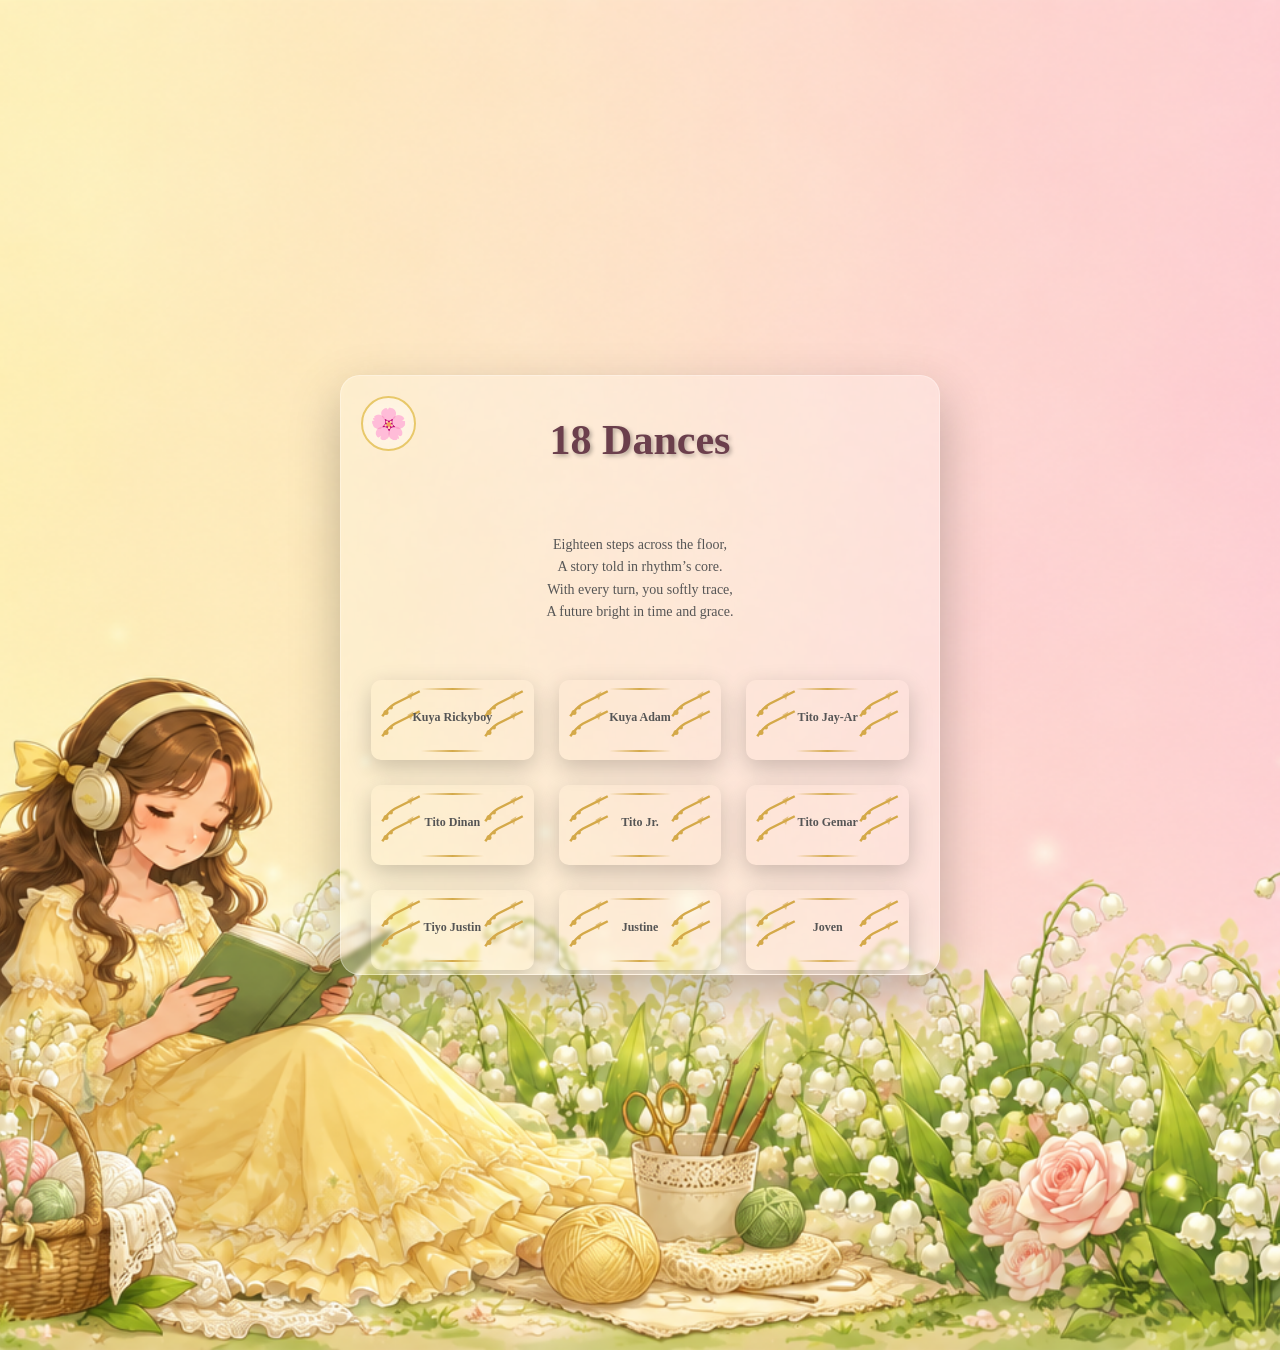
<file: dances.html>
<!DOCTYPE html>
<html lang="en">
<head>
    <meta charset="UTF-8">
    <meta name="viewport" content="width=device-width, initial-scale=1.0">
    <title>Guest List - 18th Birthday</title>
    <style>
        * {
    margin: 0;
    padding: 0;
    box-sizing: border-box;
}

body {
    font-family: 'Arial', sans-serif;
    background-image: url("garden.png");
    background-size: cover;
    background-position: center;
    background-repeat: no-repeat;
    height: 150vh;
    margin: 0;
    min-height: 100vh;
    padding: 40px 20px;

    opacity: 1;
    transition: opacity 0.5s ease, transform 0.5s ease;

    overflow-x: hidden;
}

.guests-container {
    max-width: 800px;
    margin: 0 auto;
}

.guests-title {
    text-align: center;
    color: #6b3f4c;
    font-size: 42px;
    margin-bottom: 50px;
    text-shadow: 2px 2px 4px rgba(0, 0, 0, 0.3);
}

.guests-list {
     display: grid;
    grid-template-columns: repeat(3, 1fr);
    gap: 25px;
}

.guest-card {
    position: relative;
background: transparent;
    border-radius: 10px;
    padding: 30px 20px;
    min-height: 80px;
    box-shadow: 0 8px 25px rgba(0, 0, 0, 0.2);
    transition: all 0.3s ease;

    animation: floatButton 3s ease-in-out infinite;
}

@keyframes floatButton {
    0% {
        transform: translateY(0px);
    }
    50% {
        transform: translateY(-6px);
    }
    100% {
        transform: translateY(0px);
    }
}

.guest-card:hover {
    transform: translateY(-5px);
    box-shadow: 0 12px 35px rgba(0, 0, 0, 0.3);
}

.ornamental-border {
    position: absolute;
    top: 0;
    left: 0;
    right: 0;
    bottom: 0;
    pointer-events: none;
}

/* Corner decorations */
.corner {
    position: absolute;
    width: 50px;
    height: 50px;
    color: #d4a949;
}

.corner-svg {
    width: 100%;
    height: 100%;
}

.top-left {
    top: 5px;
    left: 5px;
}

.top-right {
    top: 5px;
    right: 5px;
    transform: scaleX(-1);
}

.bottom-left {
    bottom: 5px;
    left: 5px;
    transform: scaleY(-1);
}

.bottom-right {
    bottom: 5px;
    right: 5px;
    transform: scaleX(-1) scaleY(-1);
}

/* Border lines */
.border-line {
    position: absolute;
    background: linear-gradient(90deg, transparent, #d4a949, transparent);
}

.horizontal-top {
    top: 8px;
    left: 50px;
    right: 50px;
    height: 2px;
}

.horizontal-bottom {
    bottom: 8px;
    left: 50px;
    right: 50px;
    height: 2px;
}

.vertical-left {
    left: 8px;
    top: 50px;
    bottom: 50px;
    width: 2px;
}

.vertical-right {
    right: 8px;
    top: 50px;
    bottom: 50px;
    width: 2px;
}

/* Guest content */
.guest-content {
    position: relative;
    z-index: 2;
    text-align: center;
}

.guest-name {
    color: #764ba2;
    font-size: 18px;
    font-weight: bold;
}

/* Responsive design */
@media (max-width: 600px) {
    .guests-title {
        font-size: 32px;
        margin-bottom: 30px;
    }

    .guest-card {
        padding: 25px 15px;
    }

    .corner {
        width: 40px;
        height: 40px;
    }

    .horizontal-top,
    .horizontal-bottom {
        left: 40px;
        right: 40px;
    }

    .vertical-left,
    .vertical-right {
        top: 40px;
        bottom: 40px;
    }

    .guest-name {
        font-size: 16px;
    }
}

* {
    margin: 0;
    padding: 0;
    box-sizing: border-box;
}

body {
    font-family: 'Georgia', serif;
    background-image: url("garden.png");
    background-size: cover;
    background-position: center;
    background-repeat: no-repeat;
    height: 150vh;
    margin: 0;
    min-height: 100vh;
    display: flex;
    justify-content: center;
    align-items: center;
    padding: 20px;
}

/* ========== ENVELOPE STYLES ========== */
.envelope-container {
    text-align: center;
}

.envelope {
    width: 300px;
    height: 200px;
    background: linear-gradient(135deg, #fff5e1 0%, #ffe4b5 100%);
    border: 3px solid #d4af37;
    border-radius: 5px;
    position: relative;
    cursor: pointer;
    transition: transform 0.3s ease, box-shadow 0.3s ease;
    box-shadow: 0 10px 30px rgba(0, 0, 0, 0.3);
    margin: 0 auto 30px;
}

.envelope:hover {
    transform: translateY(-5px);
    box-shadow: 0 15px 40px rgba(0, 0, 0, 0.4);
}

.envelope-flap {
    width: 0;
    height: 0;
    border-left: 150px solid transparent;
    border-right: 150px solid transparent;
    border-top: 100px solid #d4af37;
    position: absolute;
    top: 0;
    left: 0;
    transition: all 0.6s ease;
    transform-origin: top center;
}

.envelope.open .envelope-flap {
    border-top-color: #fff5e1;
    transform: rotateX(180deg);
}

.envelope-body {
    width: 100%;
    height: 100%;
    display: flex;
    justify-content: center;
    align-items: center;
    background: linear-gradient(135deg, #fff5e1 0%, #ffe4b5 100%);
}

.envelope-text {
    font-size: 28px;
    font-weight: bold;
    color: #d4af37;
    text-shadow: 2px 2px 4px rgba(0, 0, 0, 0.1);
    animation: float 3s ease-in-out infinite;
}

@keyframes float {
    0%, 100% { transform: translateY(0px); }
    50% { transform: translateY(-10px); }
}

.click-text {
    font-size: 16px;
    color: #ffffff;
    font-style: italic;
    animation: blink 2s infinite;
    margin-top: 20px;
}

@keyframes blink {
    0%, 100% { opacity: 1; }
    50% { opacity: 0.5; }
}

/* ========== CARDS STYLES ========== */
.cards-container {
    width: 100%;
    max-width: 600px;
    position: relative;
}

.card {
    background: linear-gradient(135deg, #fff5e1 0%, #fffff0 100%);
    border-radius: 15px;
    padding: 40px 30px;
    box-shadow: 0 20px 60px rgba(0, 0, 0, 0.3);
    position: absolute;
    width: 100%;
    opacity: 0;
    pointer-events: none;
    transition: opacity 0.4s ease, transform 0.4s ease;
    transform: scale(0.95);
    max-height: 600px;
    overflow-y: auto;

    /* animation */
    animation: slideLeft 1s ease;
}

/* animation keyframes */
@keyframes slideLeft{
    from{
        transform: translateX(-300px);
        opacity: 0;
    }

    to{
        transform: translateX(0);
        opacity: 1;
    }
}

.card.active {
    opacity: 1;
    pointer-events: auto;
    transform: scale(1);
    position: relative;
    width: 600px;

    background: rgba(255, 255, 255, 0.25);
    backdrop-filter: blur(2px);
    -webkit-backdrop-filter: blur(12px);

    border-radius: 20px;
    border: 1px solid rgba(255, 255, 255, 0.3);

    box-shadow: 0 20px 50px rgba(0, 0, 0, 0.25);
}

/* ========== CARD CONTENT ========== */
.card-content {
    text-align: center;
}

.card-title {
    font-size: 32px;
    color: #764ba2;
    margin-bottom: 20px;
    text-shadow: 1px 1px 2px rgba(0, 0, 0, 0.1);
}

.card-message {
    font-size: 16px;
    color: #555;
    margin-bottom: 15px;
}

.birthday-name {
    font-size: 36px;
    color: #d4af37;
    margin-bottom: 20px;
    font-style: italic;
}

.card-subtext {
    font-size: 18px;
    color: #764ba2;
    font-weight: bold;
    margin-bottom: 40px;
}

/* ========== NAVIGATION BUTTONS ========== */
.card-buttons {
    display: flex;
    flex-direction: column;
    gap: 15px;
    margin-top: 30px;
}

.nav-btn, .back-btn, .close-btn {
    padding: 12px 25px;
    font-size: 16px;
    border: none;
    border-radius: 8px;
    cursor: pointer;
    transition: all 0.3s ease;
    font-weight: bold;
}

.nav-btn {
    background: linear-gradient(135deg, #667eea 0%, #764ba2 100%);
    color: white;
    box-shadow: 0 5px 15px rgba(102, 126, 234, 0.4);
}

.nav-btn:hover {
    transform: translateY(-3px);
    box-shadow: 0 8px 20px rgba(102, 126, 234, 0.6);
}

.nav-btn:active {
    transform: translateY(-1px);
}

.back-btn {
    background: #f0f0f0;
    color: black;
    position: absolute;
    top: 15px;
    left: 15px;
    padding: 8px 15px;
    font-size: 14px;
    border: 2px solid #764ba2;
}

.back-btn:hover {
    background: #e0e0e0;
    transform: translateX(-3px);
}

.close-btn {
    background: transparent;
    color: #E8C86A;
    position: absolute;
    top: 15px;
    right: 15px;
    font-size: 24px;
    width: 40px;
    height: 40px;
    padding: 0;
    border: 2px solid #E8C86A;
    border-radius: 50%;
}

.close-btn:hover {
    background: #fff2b2;
    transform: rotate(360deg);
}

/* ========== GUESTS GRID ========== */
.guests-grid {
    display: grid;
    grid-template-columns: repeat(auto-fit, minmax(100px, 1fr));
    gap: 20px;
    margin-top: 30px;
    padding: 30px 0;
}

.guest-item {
    text-align: center;
}

.guest-avatar {
    width: 80px;
    height: 80px;
    background: linear-gradient(135deg, #667eea 0%, #764ba2 100%);
    border-radius: 50%;
    display: flex;
    justify-content: center;
    align-items: center;
    margin: 0 auto 10px;
    font-size: 24px;
    font-weight: bold;
    color: white;
    box-shadow: 0 5px 15px rgba(102, 126, 234, 0.4);
}

.guest-name {
    font-size: 12px;
    color: #555;
    word-break: break-word;
}

/* ========== ABOUT SECTION ========== */
.about-section {
    text-align: left;
    background: rgba(102, 126, 234, 0.1);
    padding: 25px;
    border-radius: 10px;
    margin-top: 30px;
}

.about-text {
    font-size: 15px;
    color: #333;
    line-height: 1.8;
    margin-bottom: 20px;
}

.about-text:last-child {
    margin-bottom: 0;
}

/* ========== DETAILS SECTION ========== */
.details-section {
    display: grid;
    grid-template-columns: repeat(auto-fit, minmax(200px, 1fr));
    gap: 25px;
    margin-top: 30px;
}

.detail-item {
background: transparent;
        padding: 20px;
    border-radius: 10px;
    text-align: center;
    box-shadow: #333;
}

.detail-item h3 {
    font-size: 18px;
    color: #764ba2;
    margin-bottom: 10px;
}

.detail-item p {
    font-size: 14px;
    color: #555;
    line-height: 1.6;
}

/* ========== SCROLLBAR STYLING ========== */
.card::-webkit-scrollbar {
    width: 6px;
}

.card::-webkit-scrollbar-track {
    background: #f1f1f1;
    border-radius: 10px;
}

.card::-webkit-scrollbar-thumb {
    background: #764ba2;
    border-radius: 10px;
}

.card::-webkit-scrollbar-thumb:hover {
    background: #667eea;
}

/* ========== RESPONSIVE DESIGN ========== */
@media (max-width: 768px) {
    .card {
        padding: 30px 20px;
    }

    .card-title {
        font-size: 24px;
    }

    .birthday-name {
        font-size: 28px;
    }

    .guests-grid {
        grid-template-columns: repeat(auto-fit, minmax(80px, 1fr));
        gap: 15px;
    }

    .guest-avatar {
        width: 60px;
        height: 60px;
        font-size: 18px;
    }

    .details-section {
        grid-template-columns: 1fr;
    }

    .envelope {
        width: 250px;
        height: 170px;
    }

    .envelope-flap {
        border-left: 125px solid transparent;
        border-right: 125px solid transparent;
        border-top: 85px solid #d4af37;
    }
}

@media (max-width: 480px) {
    body {
        padding: 10px;
    }

    .envelope {
        width: 220px;
        height: 150px;
    }

    .envelope-flap {
        border-left: 110px solid transparent;
        border-right: 110px solid transparent;
        border-top: 75px solid #d4af37;
    }

    .envelope-text {
        font-size: 20px;
    }

    .card {
        padding: 25px 15px;
        max-height: 500px;
    }

    .card-title {
        font-size: 20px;
    }

    .birthday-name {
        font-size: 24px;
    }

    .nav-btn {
        font-size: 14px;
        padding: 10px 20px;
    }

    .guests-grid {
        grid-template-columns: repeat(3, 1fr);
        gap: 10px;
    }

    .guest-name {
        font-size: 10px;
    }
}

@media (max-width: 768px) {
    .guests-list {
        grid-template-columns: repeat(2, 1fr);
    }
}

@media (max-width: 480px) {
    .guests-list {
        grid-template-columns: 1fr;
    }
}

.btn {
    display: flex;
    flex-direction: column;
    gap: 15px;
    margin-top: 30px;
    
}

.back-btn {
    padding: 12px 25px;
    font-size: 16px;
    border: none;
    border-radius: 8px;
    cursor: pointer;
    transition: transform 0.3s ease, box-shadow 0.3s ease;
    font-weight: bold;
}

.close-btn {
    position: fixed;
    top: 20px;
    left: 20px;

    width: 55px;
    height: 55px;

    display: flex;
    align-items: center;
    justify-content: center;

    border-radius: 50%;
    text-decoration: none;

    background: rgba(255,255,255,0.2);
    backdrop-filter: blur(8px);

    color: #E8C86A;
    font-size:30px;
    font-weight: bold;

    border: 2px solid #E8C86A;

    transition: all 0.4s ease;
}

.back-btn:hover {
    transform: scale(1.08);
    box-shadow: 0 8px 20px rgba(102, 126, 234, 0.4);
}

/* EXIT ANIMATION */
.fade-out {
    opacity: 0;
    transform: translateX(-80px);
}

/* ENTER ANIMATION */
.fade-in {
    opacity: 0;
    transform: translateX(80px);
}

.fade-in-active {
    opacity: 1;
    transform: translateX(0);
}
    </style>
</head>
<body>
    <div class="card active">
    <a href="eighteenth.html" class="close-btn" target=_self title="Back to 18s">🌸</a>
    <div class="card-content">
    <div class="guests-container">
        <h1 class="guests-title">18 Dances</h1>
        
          <div class="details-section">
                    <div class="detail-item">
                        <p>Eighteen steps across the floor,<br>
            A story told in rhythm’s core.<br>
            With every turn, you softly trace,<br>
            A future bright in time and grace.</p>
                    </div>
            </div>

        
<br>
<br>
        <div class="guests-list">
            <!-- Guest 1 -->
            <div class="guest-card">
                <div class="ornamental-border">
                    <div class="corner top-left">
                        <svg viewBox="0 0 40 40" class="corner-svg">
                            <path d="M 35 5 Q 25 10 15 15 Q 10 18 5 25" fill="none" stroke="currentColor" stroke-width="2"/>
                            <circle cx="8" cy="22" r="2" fill="currentColor"/>
                            <circle cx="12" cy="18" r="1.5" fill="currentColor"/>
                            <path d="M 25 8 L 30 5 L 28 12" fill="currentColor" opacity="0.6"/>
                        </svg>
                    </div>
                    <div class="corner top-right">
                        <svg viewBox="0 0 40 40" class="corner-svg">
                            <path d="M 5 5 Q 15 10 25 15 Q 30 18 35 25" fill="none" stroke="currentColor" stroke-width="2"/>
                            <circle cx="32" cy="22" r="2" fill="currentColor"/>
                            <circle cx="28" cy="18" r="1.5" fill="currentColor"/>
                            <path d="M 15 8 L 10 5 L 12 12" fill="currentColor" opacity="0.6"/>
                        </svg>
                    </div>
                    <div class="corner bottom-left">
                        <svg viewBox="0 0 40 40" class="corner-svg">
                            <path d="M 35 35 Q 25 30 15 25 Q 10 22 5 15" fill="none" stroke="currentColor" stroke-width="2"/>
                            <circle cx="8" cy="18" r="2" fill="currentColor"/>
                            <circle cx="12" cy="22" r="1.5" fill="currentColor"/>
                            <path d="M 25 32 L 30 35 L 28 28" fill="currentColor" opacity="0.6"/>
                        </svg>
                    </div>
                    <div class="corner bottom-right">
                        <svg viewBox="0 0 40 40" class="corner-svg">
                            <path d="M 5 35 Q 15 30 25 25 Q 30 22 35 15" fill="none" stroke="currentColor" stroke-width="2"/>
                            <circle cx="32" cy="18" r="2" fill="currentColor"/>
                            <circle cx="28" cy="22" r="1.5" fill="currentColor"/>
                            <path d="M 15 32 L 10 35 L 12 28" fill="currentColor" opacity="0.6"/>
                        </svg>
                    </div>
                    <div class="border-line horizontal-top"></div>
                    <div class="border-line horizontal-bottom"></div>
                    <div class="border-line vertical-left"></div>
                    <div class="border-line vertical-right"></div>
                </div>
                <div class="guest-content">
                    <p class="guest-name">Kuya Rickyboy</p>
                </div>
            </div>
        
            <!-- Guest 2 -->
            <div class="guest-card">
                <div class="ornamental-border">
                    <div class="corner top-left">
                        <svg viewBox="0 0 40 40" class="corner-svg">
                            <path d="M 35 5 Q 25 10 15 15 Q 10 18 5 25" fill="none" stroke="currentColor" stroke-width="2"/>
                            <circle cx="8" cy="22" r="2" fill="currentColor"/>
                            <circle cx="12" cy="18" r="1.5" fill="currentColor"/>
                            <path d="M 25 8 L 30 5 L 28 12" fill="currentColor" opacity="0.6"/>
                        </svg>
                    </div>
                    <div class="corner top-right">
                        <svg viewBox="0 0 40 40" class="corner-svg">
                            <path d="M 5 5 Q 15 10 25 15 Q 30 18 35 25" fill="none" stroke="currentColor" stroke-width="2"/>
                            <circle cx="32" cy="22" r="2" fill="currentColor"/>
                            <circle cx="28" cy="18" r="1.5" fill="currentColor"/>
                            <path d="M 15 8 L 10 5 L 12 12" fill="currentColor" opacity="0.6"/>
                        </svg>
                    </div>
                    <div class="corner bottom-left">
                        <svg viewBox="0 0 40 40" class="corner-svg">
                            <path d="M 35 35 Q 25 30 15 25 Q 10 22 5 15" fill="none" stroke="currentColor" stroke-width="2"/>
                            <circle cx="8" cy="18" r="2" fill="currentColor"/>
                            <circle cx="12" cy="22" r="1.5" fill="currentColor"/>
                            <path d="M 25 32 L 30 35 L 28 28" fill="currentColor" opacity="0.6"/>
                        </svg>
                    </div>
                    <div class="corner bottom-right">
                        <svg viewBox="0 0 40 40" class="corner-svg">
                            <path d="M 5 35 Q 15 30 25 25 Q 30 22 35 15" fill="none" stroke="currentColor" stroke-width="2"/>
                            <circle cx="32" cy="18" r="2" fill="currentColor"/>
                            <circle cx="28" cy="22" r="1.5" fill="currentColor"/>
                            <path d="M 15 32 L 10 35 L 12 28" fill="currentColor" opacity="0.6"/>
                        </svg>
                    </div>
                    <div class="border-line horizontal-top"></div>
                    <div class="border-line horizontal-bottom"></div>
                    <div class="border-line vertical-left"></div>
                    <div class="border-line vertical-right"></div>
                </div>
                <div class="guest-content">
                    <p class="guest-name">Kuya Adam</p>
                </div>
            </div>

            <!-- Guest 3 -->
            <div class="guest-card">
                <div class="ornamental-border">
                    <div class="corner top-left">
                        <svg viewBox="0 0 40 40" class="corner-svg">
                            <path d="M 35 5 Q 25 10 15 15 Q 10 18 5 25" fill="none" stroke="currentColor" stroke-width="2"/>
                            <circle cx="8" cy="22" r="2" fill="currentColor"/>
                            <circle cx="12" cy="18" r="1.5" fill="currentColor"/>
                            <path d="M 25 8 L 30 5 L 28 12" fill="currentColor" opacity="0.6"/>
                        </svg>
                    </div>
                    <div class="corner top-right">
                        <svg viewBox="0 0 40 40" class="corner-svg">
                            <path d="M 5 5 Q 15 10 25 15 Q 30 18 35 25" fill="none" stroke="currentColor" stroke-width="2"/>
                            <circle cx="32" cy="22" r="2" fill="currentColor"/>
                            <circle cx="28" cy="18" r="1.5" fill="currentColor"/>
                            <path d="M 15 8 L 10 5 L 12 12" fill="currentColor" opacity="0.6"/>
                        </svg>
                    </div>
                    <div class="corner bottom-left">
                        <svg viewBox="0 0 40 40" class="corner-svg">
                            <path d="M 35 35 Q 25 30 15 25 Q 10 22 5 15" fill="none" stroke="currentColor" stroke-width="2"/>
                            <circle cx="8" cy="18" r="2" fill="currentColor"/>
                            <circle cx="12" cy="22" r="1.5" fill="currentColor"/>
                            <path d="M 25 32 L 30 35 L 28 28" fill="currentColor" opacity="0.6"/>
                        </svg>
                    </div>
                    <div class="corner bottom-right">
                        <svg viewBox="0 0 40 40" class="corner-svg">
                            <path d="M 5 35 Q 15 30 25 25 Q 30 22 35 15" fill="none" stroke="currentColor" stroke-width="2"/>
                            <circle cx="32" cy="18" r="2" fill="currentColor"/>
                            <circle cx="28" cy="22" r="1.5" fill="currentColor"/>
                            <path d="M 15 32 L 10 35 L 12 28" fill="currentColor" opacity="0.6"/>
                        </svg>
                    </div>
                    <div class="border-line horizontal-top"></div>
                    <div class="border-line horizontal-bottom"></div>
                    <div class="border-line vertical-left"></div>
                    <div class="border-line vertical-right"></div>
                </div>
                <div class="guest-content">
                    <p class="guest-name">Tito Jay-Ar</p>
                </div>
            </div>

            <!-- Guest 4 -->
            <div class="guest-card">
                <div class="ornamental-border">
                    <div class="corner top-left">
                        <svg viewBox="0 0 40 40" class="corner-svg">
                            <path d="M 35 5 Q 25 10 15 15 Q 10 18 5 25" fill="none" stroke="currentColor" stroke-width="2"/>
                            <circle cx="8" cy="22" r="2" fill="currentColor"/>
                            <circle cx="12" cy="18" r="1.5" fill="currentColor"/>
                            <path d="M 25 8 L 30 5 L 28 12" fill="currentColor" opacity="0.6"/>
                        </svg>
                    </div>
                    <div class="corner top-right">
                        <svg viewBox="0 0 40 40" class="corner-svg">
                            <path d="M 5 5 Q 15 10 25 15 Q 30 18 35 25" fill="none" stroke="currentColor" stroke-width="2"/>
                            <circle cx="32" cy="22" r="2" fill="currentColor"/>
                            <circle cx="28" cy="18" r="1.5" fill="currentColor"/>
                            <path d="M 15 8 L 10 5 L 12 12" fill="currentColor" opacity="0.6"/>
                        </svg>
                    </div>
                    <div class="corner bottom-left">
                        <svg viewBox="0 0 40 40" class="corner-svg">
                            <path d="M 35 35 Q 25 30 15 25 Q 10 22 5 15" fill="none" stroke="currentColor" stroke-width="2"/>
                            <circle cx="8" cy="18" r="2" fill="currentColor"/>
                            <circle cx="12" cy="22" r="1.5" fill="currentColor"/>
                            <path d="M 25 32 L 30 35 L 28 28" fill="currentColor" opacity="0.6"/>
                        </svg>
                    </div>
                    <div class="corner bottom-right">
                        <svg viewBox="0 0 40 40" class="corner-svg">
                            <path d="M 5 35 Q 15 30 25 25 Q 30 22 35 15" fill="none" stroke="currentColor" stroke-width="2"/>
                            <circle cx="32" cy="18" r="2" fill="currentColor"/>
                            <circle cx="28" cy="22" r="1.5" fill="currentColor"/>
                            <path d="M 15 32 L 10 35 L 12 28" fill="currentColor" opacity="0.6"/>
                        </svg>
                    </div>
                    <div class="border-line horizontal-top"></div>
                    <div class="border-line horizontal-bottom"></div>
                    <div class="border-line vertical-left"></div>
                    <div class="border-line vertical-right"></div>
                </div>
                <div class="guest-content">
                    <p class="guest-name">Tito Dinan</p>
                </div>
            </div>

            <!-- Guest 5 -->
            <div class="guest-card">
                <div class="ornamental-border">
                    <div class="corner top-left">
                        <svg viewBox="0 0 40 40" class="corner-svg">
                            <path d="M 35 5 Q 25 10 15 15 Q 10 18 5 25" fill="none" stroke="currentColor" stroke-width="2"/>
                            <circle cx="8" cy="22" r="2" fill="currentColor"/>
                            <circle cx="12" cy="18" r="1.5" fill="currentColor"/>
                            <path d="M 25 8 L 30 5 L 28 12" fill="currentColor" opacity="0.6"/>
                        </svg>
                    </div>
                    <div class="corner top-right">
                        <svg viewBox="0 0 40 40" class="corner-svg">
                            <path d="M 5 5 Q 15 10 25 15 Q 30 18 35 25" fill="none" stroke="currentColor" stroke-width="2"/>
                            <circle cx="32" cy="22" r="2" fill="currentColor"/>
                            <circle cx="28" cy="18" r="1.5" fill="currentColor"/>
                            <path d="M 15 8 L 10 5 L 12 12" fill="currentColor" opacity="0.6"/>
                        </svg>
                    </div>
                    <div class="corner bottom-left">
                        <svg viewBox="0 0 40 40" class="corner-svg">
                            <path d="M 35 35 Q 25 30 15 25 Q 10 22 5 15" fill="none" stroke="currentColor" stroke-width="2"/>
                            <circle cx="8" cy="18" r="2" fill="currentColor"/>
                            <circle cx="12" cy="22" r="1.5" fill="currentColor"/>
                            <path d="M 25 32 L 30 35 L 28 28" fill="currentColor" opacity="0.6"/>
                        </svg>
                    </div>
                    <div class="corner bottom-right">
                        <svg viewBox="0 0 40 40" class="corner-svg">
                            <path d="M 5 35 Q 15 30 25 25 Q 30 22 35 15" fill="none" stroke="currentColor" stroke-width="2"/>
                            <circle cx="32" cy="18" r="2" fill="currentColor"/>
                            <circle cx="28" cy="22" r="1.5" fill="currentColor"/>
                            <path d="M 15 32 L 10 35 L 12 28" fill="currentColor" opacity="0.6"/>
                        </svg>
                    </div>
                    <div class="border-line horizontal-top"></div>
                    <div class="border-line horizontal-bottom"></div>
                    <div class="border-line vertical-left"></div>
                    <div class="border-line vertical-right"></div>
                </div>
                <div class="guest-content">
                    <p class="guest-name">Tito Jr.</p>
                </div>
            </div>

            <!-- Guest 6 -->
            <div class="guest-card">
                <div class="ornamental-border">
                    <div class="corner top-left">
                        <svg viewBox="0 0 40 40" class="corner-svg">
                            <path d="M 35 5 Q 25 10 15 15 Q 10 18 5 25" fill="none" stroke="currentColor" stroke-width="2"/>
                            <circle cx="8" cy="22" r="2" fill="currentColor"/>
                            <circle cx="12" cy="18" r="1.5" fill="currentColor"/>
                            <path d="M 25 8 L 30 5 L 28 12" fill="currentColor" opacity="0.6"/>
                        </svg>
                    </div>
                    <div class="corner top-right">
                        <svg viewBox="0 0 40 40" class="corner-svg">
                            <path d="M 5 5 Q 15 10 25 15 Q 30 18 35 25" fill="none" stroke="currentColor" stroke-width="2"/>
                            <circle cx="32" cy="22" r="2" fill="currentColor"/>
                            <circle cx="28" cy="18" r="1.5" fill="currentColor"/>
                            <path d="M 15 8 L 10 5 L 12 12" fill="currentColor" opacity="0.6"/>
                        </svg>
                    </div>
                    <div class="corner bottom-left">
                        <svg viewBox="0 0 40 40" class="corner-svg">
                            <path d="M 35 35 Q 25 30 15 25 Q 10 22 5 15" fill="none" stroke="currentColor" stroke-width="2"/>
                            <circle cx="8" cy="18" r="2" fill="currentColor"/>
                            <circle cx="12" cy="22" r="1.5" fill="currentColor"/>
                            <path d="M 25 32 L 30 35 L 28 28" fill="currentColor" opacity="0.6"/>
                        </svg>
                    </div>
                    <div class="corner bottom-right">
                        <svg viewBox="0 0 40 40" class="corner-svg">
                            <path d="M 5 35 Q 15 30 25 25 Q 30 22 35 15" fill="none" stroke="currentColor" stroke-width="2"/>
                            <circle cx="32" cy="18" r="2" fill="currentColor"/>
                            <circle cx="28" cy="22" r="1.5" fill="currentColor"/>
                            <path d="M 15 32 L 10 35 L 12 28" fill="currentColor" opacity="0.6"/>
                        </svg>
                    </div>
                    <div class="border-line horizontal-top"></div>
                    <div class="border-line horizontal-bottom"></div>
                    <div class="border-line vertical-left"></div>
                    <div class="border-line vertical-right"></div>
                </div>
                <div class="guest-content">
                    <p class="guest-name">Tito Gemar</p>
                </div>
            </div>

            <!-- Guest 6 -->
            <div class="guest-card">
                <div class="ornamental-border">
                    <div class="corner top-left">
                        <svg viewBox="0 0 40 40" class="corner-svg">
                            <path d="M 35 5 Q 25 10 15 15 Q 10 18 5 25" fill="none" stroke="currentColor" stroke-width="2"/>
                            <circle cx="8" cy="22" r="2" fill="currentColor"/>
                            <circle cx="12" cy="18" r="1.5" fill="currentColor"/>
                            <path d="M 25 8 L 30 5 L 28 12" fill="currentColor" opacity="0.6"/>
                        </svg>
                    </div>
                    <div class="corner top-right">
                        <svg viewBox="0 0 40 40" class="corner-svg">
                            <path d="M 5 5 Q 15 10 25 15 Q 30 18 35 25" fill="none" stroke="currentColor" stroke-width="2"/>
                            <circle cx="32" cy="22" r="2" fill="currentColor"/>
                            <circle cx="28" cy="18" r="1.5" fill="currentColor"/>
                            <path d="M 15 8 L 10 5 L 12 12" fill="currentColor" opacity="0.6"/>
                        </svg>
                    </div>
                    <div class="corner bottom-left">
                        <svg viewBox="0 0 40 40" class="corner-svg">
                            <path d="M 35 35 Q 25 30 15 25 Q 10 22 5 15" fill="none" stroke="currentColor" stroke-width="2"/>
                            <circle cx="8" cy="18" r="2" fill="currentColor"/>
                            <circle cx="12" cy="22" r="1.5" fill="currentColor"/>
                            <path d="M 25 32 L 30 35 L 28 28" fill="currentColor" opacity="0.6"/>
                        </svg>
                    </div>
                    <div class="corner bottom-right">
                        <svg viewBox="0 0 40 40" class="corner-svg">
                            <path d="M 5 35 Q 15 30 25 25 Q 30 22 35 15" fill="none" stroke="currentColor" stroke-width="2"/>
                            <circle cx="32" cy="18" r="2" fill="currentColor"/>
                            <circle cx="28" cy="22" r="1.5" fill="currentColor"/>
                            <path d="M 15 32 L 10 35 L 12 28" fill="currentColor" opacity="0.6"/>
                        </svg>
                    </div>
                    <div class="border-line horizontal-top"></div>
                    <div class="border-line horizontal-bottom"></div>
                    <div class="border-line vertical-left"></div>
                    <div class="border-line vertical-right"></div>
                </div>
                <div class="guest-content">
                    <p class="guest-name">Tiyo Justin</p>
                </div>
            </div>

            <!-- Guest 6 -->
            <div class="guest-card">
                <div class="ornamental-border">
                    <div class="corner top-left">
                        <svg viewBox="0 0 40 40" class="corner-svg">
                            <path d="M 35 5 Q 25 10 15 15 Q 10 18 5 25" fill="none" stroke="currentColor" stroke-width="2"/>
                            <circle cx="8" cy="22" r="2" fill="currentColor"/>
                            <circle cx="12" cy="18" r="1.5" fill="currentColor"/>
                            <path d="M 25 8 L 30 5 L 28 12" fill="currentColor" opacity="0.6"/>
                        </svg>
                    </div>
                    <div class="corner top-right">
                        <svg viewBox="0 0 40 40" class="corner-svg">
                            <path d="M 5 5 Q 15 10 25 15 Q 30 18 35 25" fill="none" stroke="currentColor" stroke-width="2"/>
                            <circle cx="32" cy="22" r="2" fill="currentColor"/>
                            <circle cx="28" cy="18" r="1.5" fill="currentColor"/>
                            <path d="M 15 8 L 10 5 L 12 12" fill="currentColor" opacity="0.6"/>
                        </svg>
                    </div>
                    <div class="corner bottom-left">
                        <svg viewBox="0 0 40 40" class="corner-svg">
                            <path d="M 35 35 Q 25 30 15 25 Q 10 22 5 15" fill="none" stroke="currentColor" stroke-width="2"/>
                            <circle cx="8" cy="18" r="2" fill="currentColor"/>
                            <circle cx="12" cy="22" r="1.5" fill="currentColor"/>
                            <path d="M 25 32 L 30 35 L 28 28" fill="currentColor" opacity="0.6"/>
                        </svg>
                    </div>
                    <div class="corner bottom-right">
                        <svg viewBox="0 0 40 40" class="corner-svg">
                            <path d="M 5 35 Q 15 30 25 25 Q 30 22 35 15" fill="none" stroke="currentColor" stroke-width="2"/>
                            <circle cx="32" cy="18" r="2" fill="currentColor"/>
                            <circle cx="28" cy="22" r="1.5" fill="currentColor"/>
                            <path d="M 15 32 L 10 35 L 12 28" fill="currentColor" opacity="0.6"/>
                        </svg>
                    </div>
                    <div class="border-line horizontal-top"></div>
                    <div class="border-line horizontal-bottom"></div>
                    <div class="border-line vertical-left"></div>
                    <div class="border-line vertical-right"></div>
                </div>
                <div class="guest-content">
                    <p class="guest-name">Justine</p>
                </div>
            </div>

            <!-- Guest 6 -->
            <div class="guest-card">
                <div class="ornamental-border">
                    <div class="corner top-left">
                        <svg viewBox="0 0 40 40" class="corner-svg">
                            <path d="M 35 5 Q 25 10 15 15 Q 10 18 5 25" fill="none" stroke="currentColor" stroke-width="2"/>
                            <circle cx="8" cy="22" r="2" fill="currentColor"/>
                            <circle cx="12" cy="18" r="1.5" fill="currentColor"/>
                            <path d="M 25 8 L 30 5 L 28 12" fill="currentColor" opacity="0.6"/>
                        </svg>
                    </div>
                    <div class="corner top-right">
                        <svg viewBox="0 0 40 40" class="corner-svg">
                            <path d="M 5 5 Q 15 10 25 15 Q 30 18 35 25" fill="none" stroke="currentColor" stroke-width="2"/>
                            <circle cx="32" cy="22" r="2" fill="currentColor"/>
                            <circle cx="28" cy="18" r="1.5" fill="currentColor"/>
                            <path d="M 15 8 L 10 5 L 12 12" fill="currentColor" opacity="0.6"/>
                        </svg>
                    </div>
                    <div class="corner bottom-left">
                        <svg viewBox="0 0 40 40" class="corner-svg">
                            <path d="M 35 35 Q 25 30 15 25 Q 10 22 5 15" fill="none" stroke="currentColor" stroke-width="2"/>
                            <circle cx="8" cy="18" r="2" fill="currentColor"/>
                            <circle cx="12" cy="22" r="1.5" fill="currentColor"/>
                            <path d="M 25 32 L 30 35 L 28 28" fill="currentColor" opacity="0.6"/>
                        </svg>
                    </div>
                    <div class="corner bottom-right">
                        <svg viewBox="0 0 40 40" class="corner-svg">
                            <path d="M 5 35 Q 15 30 25 25 Q 30 22 35 15" fill="none" stroke="currentColor" stroke-width="2"/>
                            <circle cx="32" cy="18" r="2" fill="currentColor"/>
                            <circle cx="28" cy="22" r="1.5" fill="currentColor"/>
                            <path d="M 15 32 L 10 35 L 12 28" fill="currentColor" opacity="0.6"/>
                        </svg>
                    </div>
                    <div class="border-line horizontal-top"></div>
                    <div class="border-line horizontal-bottom"></div>
                    <div class="border-line vertical-left"></div>
                    <div class="border-line vertical-right"></div>
                </div>
                <div class="guest-content">
                    <p class="guest-name">Joven</p>
                </div>
            </div>

            <!-- Guest 6 -->
            <div class="guest-card">
                <div class="ornamental-border">
                    <div class="corner top-left">
                        <svg viewBox="0 0 40 40" class="corner-svg">
                            <path d="M 35 5 Q 25 10 15 15 Q 10 18 5 25" fill="none" stroke="currentColor" stroke-width="2"/>
                            <circle cx="8" cy="22" r="2" fill="currentColor"/>
                            <circle cx="12" cy="18" r="1.5" fill="currentColor"/>
                            <path d="M 25 8 L 30 5 L 28 12" fill="currentColor" opacity="0.6"/>
                        </svg>
                    </div>
                    <div class="corner top-right">
                        <svg viewBox="0 0 40 40" class="corner-svg">
                            <path d="M 5 5 Q 15 10 25 15 Q 30 18 35 25" fill="none" stroke="currentColor" stroke-width="2"/>
                            <circle cx="32" cy="22" r="2" fill="currentColor"/>
                            <circle cx="28" cy="18" r="1.5" fill="currentColor"/>
                            <path d="M 15 8 L 10 5 L 12 12" fill="currentColor" opacity="0.6"/>
                        </svg>
                    </div>
                    <div class="corner bottom-left">
                        <svg viewBox="0 0 40 40" class="corner-svg">
                            <path d="M 35 35 Q 25 30 15 25 Q 10 22 5 15" fill="none" stroke="currentColor" stroke-width="2"/>
                            <circle cx="8" cy="18" r="2" fill="currentColor"/>
                            <circle cx="12" cy="22" r="1.5" fill="currentColor"/>
                            <path d="M 25 32 L 30 35 L 28 28" fill="currentColor" opacity="0.6"/>
                        </svg>
                    </div>
                    <div class="corner bottom-right">
                        <svg viewBox="0 0 40 40" class="corner-svg">
                            <path d="M 5 35 Q 15 30 25 25 Q 30 22 35 15" fill="none" stroke="currentColor" stroke-width="2"/>
                            <circle cx="32" cy="18" r="2" fill="currentColor"/>
                            <circle cx="28" cy="22" r="1.5" fill="currentColor"/>
                            <path d="M 15 32 L 10 35 L 12 28" fill="currentColor" opacity="0.6"/>
                        </svg>
                    </div>
                    <div class="border-line horizontal-top"></div>
                    <div class="border-line horizontal-bottom"></div>
                    <div class="border-line vertical-left"></div>
                    <div class="border-line vertical-right"></div>
                </div>
                <div class="guest-content">
                    <p class="guest-name">Alwayne</p>
                </div>
            </div>

            <!-- Guest 6 -->
            <div class="guest-card">
                <div class="ornamental-border">
                    <div class="corner top-left">
                        <svg viewBox="0 0 40 40" class="corner-svg">
                            <path d="M 35 5 Q 25 10 15 15 Q 10 18 5 25" fill="none" stroke="currentColor" stroke-width="2"/>
                            <circle cx="8" cy="22" r="2" fill="currentColor"/>
                            <circle cx="12" cy="18" r="1.5" fill="currentColor"/>
                            <path d="M 25 8 L 30 5 L 28 12" fill="currentColor" opacity="0.6"/>
                        </svg>
                    </div>
                    <div class="corner top-right">
                        <svg viewBox="0 0 40 40" class="corner-svg">
                            <path d="M 5 5 Q 15 10 25 15 Q 30 18 35 25" fill="none" stroke="currentColor" stroke-width="2"/>
                            <circle cx="32" cy="22" r="2" fill="currentColor"/>
                            <circle cx="28" cy="18" r="1.5" fill="currentColor"/>
                            <path d="M 15 8 L 10 5 L 12 12" fill="currentColor" opacity="0.6"/>
                        </svg>
                    </div>
                    <div class="corner bottom-left">
                        <svg viewBox="0 0 40 40" class="corner-svg">
                            <path d="M 35 35 Q 25 30 15 25 Q 10 22 5 15" fill="none" stroke="currentColor" stroke-width="2"/>
                            <circle cx="8" cy="18" r="2" fill="currentColor"/>
                            <circle cx="12" cy="22" r="1.5" fill="currentColor"/>
                            <path d="M 25 32 L 30 35 L 28 28" fill="currentColor" opacity="0.6"/>
                        </svg>
                    </div>
                    <div class="corner bottom-right">
                        <svg viewBox="0 0 40 40" class="corner-svg">
                            <path d="M 5 35 Q 15 30 25 25 Q 30 22 35 15" fill="none" stroke="currentColor" stroke-width="2"/>
                            <circle cx="32" cy="18" r="2" fill="currentColor"/>
                            <circle cx="28" cy="22" r="1.5" fill="currentColor"/>
                            <path d="M 15 32 L 10 35 L 12 28" fill="currentColor" opacity="0.6"/>
                        </svg>
                    </div>
                    <div class="border-line horizontal-top"></div>
                    <div class="border-line horizontal-bottom"></div>
                    <div class="border-line vertical-left"></div>
                    <div class="border-line vertical-right"></div>
                </div>
                <div class="guest-content">
                    <p class="guest-name">Mark</p>
                </div>
            </div>

            <!-- Guest 6 -->
            <div class="guest-card">
                <div class="ornamental-border">
                    <div class="corner top-left">
                        <svg viewBox="0 0 40 40" class="corner-svg">
                            <path d="M 35 5 Q 25 10 15 15 Q 10 18 5 25" fill="none" stroke="currentColor" stroke-width="2"/>
                            <circle cx="8" cy="22" r="2" fill="currentColor"/>
                            <circle cx="12" cy="18" r="1.5" fill="currentColor"/>
                            <path d="M 25 8 L 30 5 L 28 12" fill="currentColor" opacity="0.6"/>
                        </svg>
                    </div>
                    <div class="corner top-right">
                        <svg viewBox="0 0 40 40" class="corner-svg">
                            <path d="M 5 5 Q 15 10 25 15 Q 30 18 35 25" fill="none" stroke="currentColor" stroke-width="2"/>
                            <circle cx="32" cy="22" r="2" fill="currentColor"/>
                            <circle cx="28" cy="18" r="1.5" fill="currentColor"/>
                            <path d="M 15 8 L 10 5 L 12 12" fill="currentColor" opacity="0.6"/>
                        </svg>
                    </div>
                    <div class="corner bottom-left">
                        <svg viewBox="0 0 40 40" class="corner-svg">
                            <path d="M 35 35 Q 25 30 15 25 Q 10 22 5 15" fill="none" stroke="currentColor" stroke-width="2"/>
                            <circle cx="8" cy="18" r="2" fill="currentColor"/>
                            <circle cx="12" cy="22" r="1.5" fill="currentColor"/>
                            <path d="M 25 32 L 30 35 L 28 28" fill="currentColor" opacity="0.6"/>
                        </svg>
                    </div>
                    <div class="corner bottom-right">
                        <svg viewBox="0 0 40 40" class="corner-svg">
                            <path d="M 5 35 Q 15 30 25 25 Q 30 22 35 15" fill="none" stroke="currentColor" stroke-width="2"/>
                            <circle cx="32" cy="18" r="2" fill="currentColor"/>
                            <circle cx="28" cy="22" r="1.5" fill="currentColor"/>
                            <path d="M 15 32 L 10 35 L 12 28" fill="currentColor" opacity="0.6"/>
                        </svg>
                    </div>
                    <div class="border-line horizontal-top"></div>
                    <div class="border-line horizontal-bottom"></div>
                    <div class="border-line vertical-left"></div>
                    <div class="border-line vertical-right"></div>
                </div>
                <div class="guest-content">
                    <p class="guest-name">Nigel</p>
                </div>
            </div>

            <!-- Guest 6 -->
            <div class="guest-card">
                <div class="ornamental-border">
                    <div class="corner top-left">
                        <svg viewBox="0 0 40 40" class="corner-svg">
                            <path d="M 35 5 Q 25 10 15 15 Q 10 18 5 25" fill="none" stroke="currentColor" stroke-width="2"/>
                            <circle cx="8" cy="22" r="2" fill="currentColor"/>
                            <circle cx="12" cy="18" r="1.5" fill="currentColor"/>
                            <path d="M 25 8 L 30 5 L 28 12" fill="currentColor" opacity="0.6"/>
                        </svg>
                    </div>
                    <div class="corner top-right">
                        <svg viewBox="0 0 40 40" class="corner-svg">
                            <path d="M 5 5 Q 15 10 25 15 Q 30 18 35 25" fill="none" stroke="currentColor" stroke-width="2"/>
                            <circle cx="32" cy="22" r="2" fill="currentColor"/>
                            <circle cx="28" cy="18" r="1.5" fill="currentColor"/>
                            <path d="M 15 8 L 10 5 L 12 12" fill="currentColor" opacity="0.6"/>
                        </svg>
                    </div>
                    <div class="corner bottom-left">
                        <svg viewBox="0 0 40 40" class="corner-svg">
                            <path d="M 35 35 Q 25 30 15 25 Q 10 22 5 15" fill="none" stroke="currentColor" stroke-width="2"/>
                            <circle cx="8" cy="18" r="2" fill="currentColor"/>
                            <circle cx="12" cy="22" r="1.5" fill="currentColor"/>
                            <path d="M 25 32 L 30 35 L 28 28" fill="currentColor" opacity="0.6"/>
                        </svg>
                    </div>
                    <div class="corner bottom-right">
                        <svg viewBox="0 0 40 40" class="corner-svg">
                            <path d="M 5 35 Q 15 30 25 25 Q 30 22 35 15" fill="none" stroke="currentColor" stroke-width="2"/>
                            <circle cx="32" cy="18" r="2" fill="currentColor"/>
                            <circle cx="28" cy="22" r="1.5" fill="currentColor"/>
                            <path d="M 15 32 L 10 35 L 12 28" fill="currentColor" opacity="0.6"/>
                        </svg>
                    </div>
                    <div class="border-line horizontal-top"></div>
                    <div class="border-line horizontal-bottom"></div>
                    <div class="border-line vertical-left"></div>
                    <div class="border-line vertical-right"></div>
                </div>
                <div class="guest-content">
                    <p class="guest-name">Shan</p>
                </div>
            </div>

            <!-- Guest 6 -->
            <div class="guest-card">
                <div class="ornamental-border">
                    <div class="corner top-left">
                        <svg viewBox="0 0 40 40" class="corner-svg">
                            <path d="M 35 5 Q 25 10 15 15 Q 10 18 5 25" fill="none" stroke="currentColor" stroke-width="2"/>
                            <circle cx="8" cy="22" r="2" fill="currentColor"/>
                            <circle cx="12" cy="18" r="1.5" fill="currentColor"/>
                            <path d="M 25 8 L 30 5 L 28 12" fill="currentColor" opacity="0.6"/>
                        </svg>
                    </div>
                    <div class="corner top-right">
                        <svg viewBox="0 0 40 40" class="corner-svg">
                            <path d="M 5 5 Q 15 10 25 15 Q 30 18 35 25" fill="none" stroke="currentColor" stroke-width="2"/>
                            <circle cx="32" cy="22" r="2" fill="currentColor"/>
                            <circle cx="28" cy="18" r="1.5" fill="currentColor"/>
                            <path d="M 15 8 L 10 5 L 12 12" fill="currentColor" opacity="0.6"/>
                        </svg>
                    </div>
                    <div class="corner bottom-left">
                        <svg viewBox="0 0 40 40" class="corner-svg">
                            <path d="M 35 35 Q 25 30 15 25 Q 10 22 5 15" fill="none" stroke="currentColor" stroke-width="2"/>
                            <circle cx="8" cy="18" r="2" fill="currentColor"/>
                            <circle cx="12" cy="22" r="1.5" fill="currentColor"/>
                            <path d="M 25 32 L 30 35 L 28 28" fill="currentColor" opacity="0.6"/>
                        </svg>
                    </div>
                    <div class="corner bottom-right">
                        <svg viewBox="0 0 40 40" class="corner-svg">
                            <path d="M 5 35 Q 15 30 25 25 Q 30 22 35 15" fill="none" stroke="currentColor" stroke-width="2"/>
                            <circle cx="32" cy="18" r="2" fill="currentColor"/>
                            <circle cx="28" cy="22" r="1.5" fill="currentColor"/>
                            <path d="M 15 32 L 10 35 L 12 28" fill="currentColor" opacity="0.6"/>
                        </svg>
                    </div>
                    <div class="border-line horizontal-top"></div>
                    <div class="border-line horizontal-bottom"></div>
                    <div class="border-line vertical-left"></div>
                    <div class="border-line vertical-right"></div>
                </div>
                <div class="guest-content">
                    <p class="guest-name">Redick</p>
                </div>
            </div>

            <!-- Guest 6 -->
            <div class="guest-card">
                <div class="ornamental-border">
                    <div class="corner top-left">
                        <svg viewBox="0 0 40 40" class="corner-svg">
                            <path d="M 35 5 Q 25 10 15 15 Q 10 18 5 25" fill="none" stroke="currentColor" stroke-width="2"/>
                            <circle cx="8" cy="22" r="2" fill="currentColor"/>
                            <circle cx="12" cy="18" r="1.5" fill="currentColor"/>
                            <path d="M 25 8 L 30 5 L 28 12" fill="currentColor" opacity="0.6"/>
                        </svg>
                    </div>
                    <div class="corner top-right">
                        <svg viewBox="0 0 40 40" class="corner-svg">
                            <path d="M 5 5 Q 15 10 25 15 Q 30 18 35 25" fill="none" stroke="currentColor" stroke-width="2"/>
                            <circle cx="32" cy="22" r="2" fill="currentColor"/>
                            <circle cx="28" cy="18" r="1.5" fill="currentColor"/>
                            <path d="M 15 8 L 10 5 L 12 12" fill="currentColor" opacity="0.6"/>
                        </svg>
                    </div>
                    <div class="corner bottom-left">
                        <svg viewBox="0 0 40 40" class="corner-svg">
                            <path d="M 35 35 Q 25 30 15 25 Q 10 22 5 15" fill="none" stroke="currentColor" stroke-width="2"/>
                            <circle cx="8" cy="18" r="2" fill="currentColor"/>
                            <circle cx="12" cy="22" r="1.5" fill="currentColor"/>
                            <path d="M 25 32 L 30 35 L 28 28" fill="currentColor" opacity="0.6"/>
                        </svg>
                    </div>
                    <div class="corner bottom-right">
                        <svg viewBox="0 0 40 40" class="corner-svg">
                            <path d="M 5 35 Q 15 30 25 25 Q 30 22 35 15" fill="none" stroke="currentColor" stroke-width="2"/>
                            <circle cx="32" cy="18" r="2" fill="currentColor"/>
                            <circle cx="28" cy="22" r="1.5" fill="currentColor"/>
                            <path d="M 15 32 L 10 35 L 12 28" fill="currentColor" opacity="0.6"/>
                        </svg>
                    </div>
                    <div class="border-line horizontal-top"></div>
                    <div class="border-line horizontal-bottom"></div>
                    <div class="border-line vertical-left"></div>
                    <div class="border-line vertical-right"></div>
                </div>
                <div class="guest-content">
                    <p class="guest-name">Richmark</p>
                </div>
            </div>

            <!-- Guest 6 -->
            <div class="guest-card">
                <div class="ornamental-border">
                    <div class="corner top-left">
                        <svg viewBox="0 0 40 40" class="corner-svg">
                            <path d="M 35 5 Q 25 10 15 15 Q 10 18 5 25" fill="none" stroke="currentColor" stroke-width="2"/>
                            <circle cx="8" cy="22" r="2" fill="currentColor"/>
                            <circle cx="12" cy="18" r="1.5" fill="currentColor"/>
                            <path d="M 25 8 L 30 5 L 28 12" fill="currentColor" opacity="0.6"/>
                        </svg>
                    </div>
                    <div class="corner top-right">
                        <svg viewBox="0 0 40 40" class="corner-svg">
                            <path d="M 5 5 Q 15 10 25 15 Q 30 18 35 25" fill="none" stroke="currentColor" stroke-width="2"/>
                            <circle cx="32" cy="22" r="2" fill="currentColor"/>
                            <circle cx="28" cy="18" r="1.5" fill="currentColor"/>
                            <path d="M 15 8 L 10 5 L 12 12" fill="currentColor" opacity="0.6"/>
                        </svg>
                    </div>
                    <div class="corner bottom-left">
                        <svg viewBox="0 0 40 40" class="corner-svg">
                            <path d="M 35 35 Q 25 30 15 25 Q 10 22 5 15" fill="none" stroke="currentColor" stroke-width="2"/>
                            <circle cx="8" cy="18" r="2" fill="currentColor"/>
                            <circle cx="12" cy="22" r="1.5" fill="currentColor"/>
                            <path d="M 25 32 L 30 35 L 28 28" fill="currentColor" opacity="0.6"/>
                        </svg>
                    </div>
                    <div class="corner bottom-right">
                        <svg viewBox="0 0 40 40" class="corner-svg">
                            <path d="M 5 35 Q 15 30 25 25 Q 30 22 35 15" fill="none" stroke="currentColor" stroke-width="2"/>
                            <circle cx="32" cy="18" r="2" fill="currentColor"/>
                            <circle cx="28" cy="22" r="1.5" fill="currentColor"/>
                            <path d="M 15 32 L 10 35 L 12 28" fill="currentColor" opacity="0.6"/>
                        </svg>
                    </div>
                    <div class="border-line horizontal-top"></div>
                    <div class="border-line horizontal-bottom"></div>
                    <div class="border-line vertical-left"></div>
                    <div class="border-line vertical-right"></div>
                </div>
                <div class="guest-content">
                    <p class="guest-name">Aldrich</p>
                </div>
            </div>

            <!-- Guest 6 -->
            <div class="guest-card">
                <div class="ornamental-border">
                    <div class="corner top-left">
                        <svg viewBox="0 0 40 40" class="corner-svg">
                            <path d="M 35 5 Q 25 10 15 15 Q 10 18 5 25" fill="none" stroke="currentColor" stroke-width="2"/>
                            <circle cx="8" cy="22" r="2" fill="currentColor"/>
                            <circle cx="12" cy="18" r="1.5" fill="currentColor"/>
                            <path d="M 25 8 L 30 5 L 28 12" fill="currentColor" opacity="0.6"/>
                        </svg>
                    </div>
                    <div class="corner top-right">
                        <svg viewBox="0 0 40 40" class="corner-svg">
                            <path d="M 5 5 Q 15 10 25 15 Q 30 18 35 25" fill="none" stroke="currentColor" stroke-width="2"/>
                            <circle cx="32" cy="22" r="2" fill="currentColor"/>
                            <circle cx="28" cy="18" r="1.5" fill="currentColor"/>
                            <path d="M 15 8 L 10 5 L 12 12" fill="currentColor" opacity="0.6"/>
                        </svg>
                    </div>
                    <div class="corner bottom-left">
                        <svg viewBox="0 0 40 40" class="corner-svg">
                            <path d="M 35 35 Q 25 30 15 25 Q 10 22 5 15" fill="none" stroke="currentColor" stroke-width="2"/>
                            <circle cx="8" cy="18" r="2" fill="currentColor"/>
                            <circle cx="12" cy="22" r="1.5" fill="currentColor"/>
                            <path d="M 25 32 L 30 35 L 28 28" fill="currentColor" opacity="0.6"/>
                        </svg>
                    </div>
                    <div class="corner bottom-right">
                        <svg viewBox="0 0 40 40" class="corner-svg">
                            <path d="M 5 35 Q 15 30 25 25 Q 30 22 35 15" fill="none" stroke="currentColor" stroke-width="2"/>
                            <circle cx="32" cy="18" r="2" fill="currentColor"/>
                            <circle cx="28" cy="22" r="1.5" fill="currentColor"/>
                            <path d="M 15 32 L 10 35 L 12 28" fill="currentColor" opacity="0.6"/>
                        </svg>
                    </div>
                    <div class="border-line horizontal-top"></div>
                    <div class="border-line horizontal-bottom"></div>
                    <div class="border-line vertical-left"></div>
                    <div class="border-line vertical-right"></div>
                </div>
                <div class="guest-content">
                    <p class="guest-name">Rasheed</p>
                </div>
            </div>

            <!-- Guest 6 -->
            <div class="guest-card">
                <div class="ornamental-border">
                    <div class="corner top-left">
                        <svg viewBox="0 0 40 40" class="corner-svg">
                            <path d="M 35 5 Q 25 10 15 15 Q 10 18 5 25" fill="none" stroke="currentColor" stroke-width="2"/>
                            <circle cx="8" cy="22" r="2" fill="currentColor"/>
                            <circle cx="12" cy="18" r="1.5" fill="currentColor"/>
                            <path d="M 25 8 L 30 5 L 28 12" fill="currentColor" opacity="0.6"/>
                        </svg>
                    </div>
                    <div class="corner top-right">
                        <svg viewBox="0 0 40 40" class="corner-svg">
                            <path d="M 5 5 Q 15 10 25 15 Q 30 18 35 25" fill="none" stroke="currentColor" stroke-width="2"/>
                            <circle cx="32" cy="22" r="2" fill="currentColor"/>
                            <circle cx="28" cy="18" r="1.5" fill="currentColor"/>
                            <path d="M 15 8 L 10 5 L 12 12" fill="currentColor" opacity="0.6"/>
                        </svg>
                    </div>
                    <div class="corner bottom-left">
                        <svg viewBox="0 0 40 40" class="corner-svg">
                            <path d="M 35 35 Q 25 30 15 25 Q 10 22 5 15" fill="none" stroke="currentColor" stroke-width="2"/>
                            <circle cx="8" cy="18" r="2" fill="currentColor"/>
                            <circle cx="12" cy="22" r="1.5" fill="currentColor"/>
                            <path d="M 25 32 L 30 35 L 28 28" fill="currentColor" opacity="0.6"/>
                        </svg>
                    </div>
                    <div class="corner bottom-right">
                        <svg viewBox="0 0 40 40" class="corner-svg">
                            <path d="M 5 35 Q 15 30 25 25 Q 30 22 35 15" fill="none" stroke="currentColor" stroke-width="2"/>
                            <circle cx="32" cy="18" r="2" fill="currentColor"/>
                            <circle cx="28" cy="22" r="1.5" fill="currentColor"/>
                            <path d="M 15 32 L 10 35 L 12 28" fill="currentColor" opacity="0.6"/>
                        </svg>
                    </div>
                    <div class="border-line horizontal-top"></div>
                    <div class="border-line horizontal-bottom"></div>
                    <div class="border-line vertical-left"></div>
                    <div class="border-line vertical-right"></div>
                </div>
                <div class="guest-content">
                    <p class="guest-name">Ama Ancis</p>
                </div>
            </div>
        </div>
    </div>
    <br>
    <div class="details-section">
                    <div class="detail-item">
                        <p>Thank you for the 18 dances—each one is a beautiful expression of joy, celebration, and support. I will remember these moments as part of a special milestone in my life, where movement and music became memories, I can always look back on with a smile.</p>
                    </div>
            </div>
    
    </div>
    
    </div>
    <script>// PAGE TRANSITIONS

document.querySelectorAll('.transition-link').forEach(link => {

    link.addEventListener('click', function(event) {

        event.preventDefault();

        const targetPage = this.href;

        // Animate current page OUT
        document.body.classList.add('fade-out');

        // Wait before changing page
        setTimeout(() => {
            window.location.href = targetPage;
        }, 500);

    });

});


// Animate page IN
window.addEventListener('pageshow', () => {

    document.body.classList.add('fade-in');

    setTimeout(() => {
        document.body.classList.add('fade-in-active');
    }, 10);

});</script>
</body>
</html>
</file>
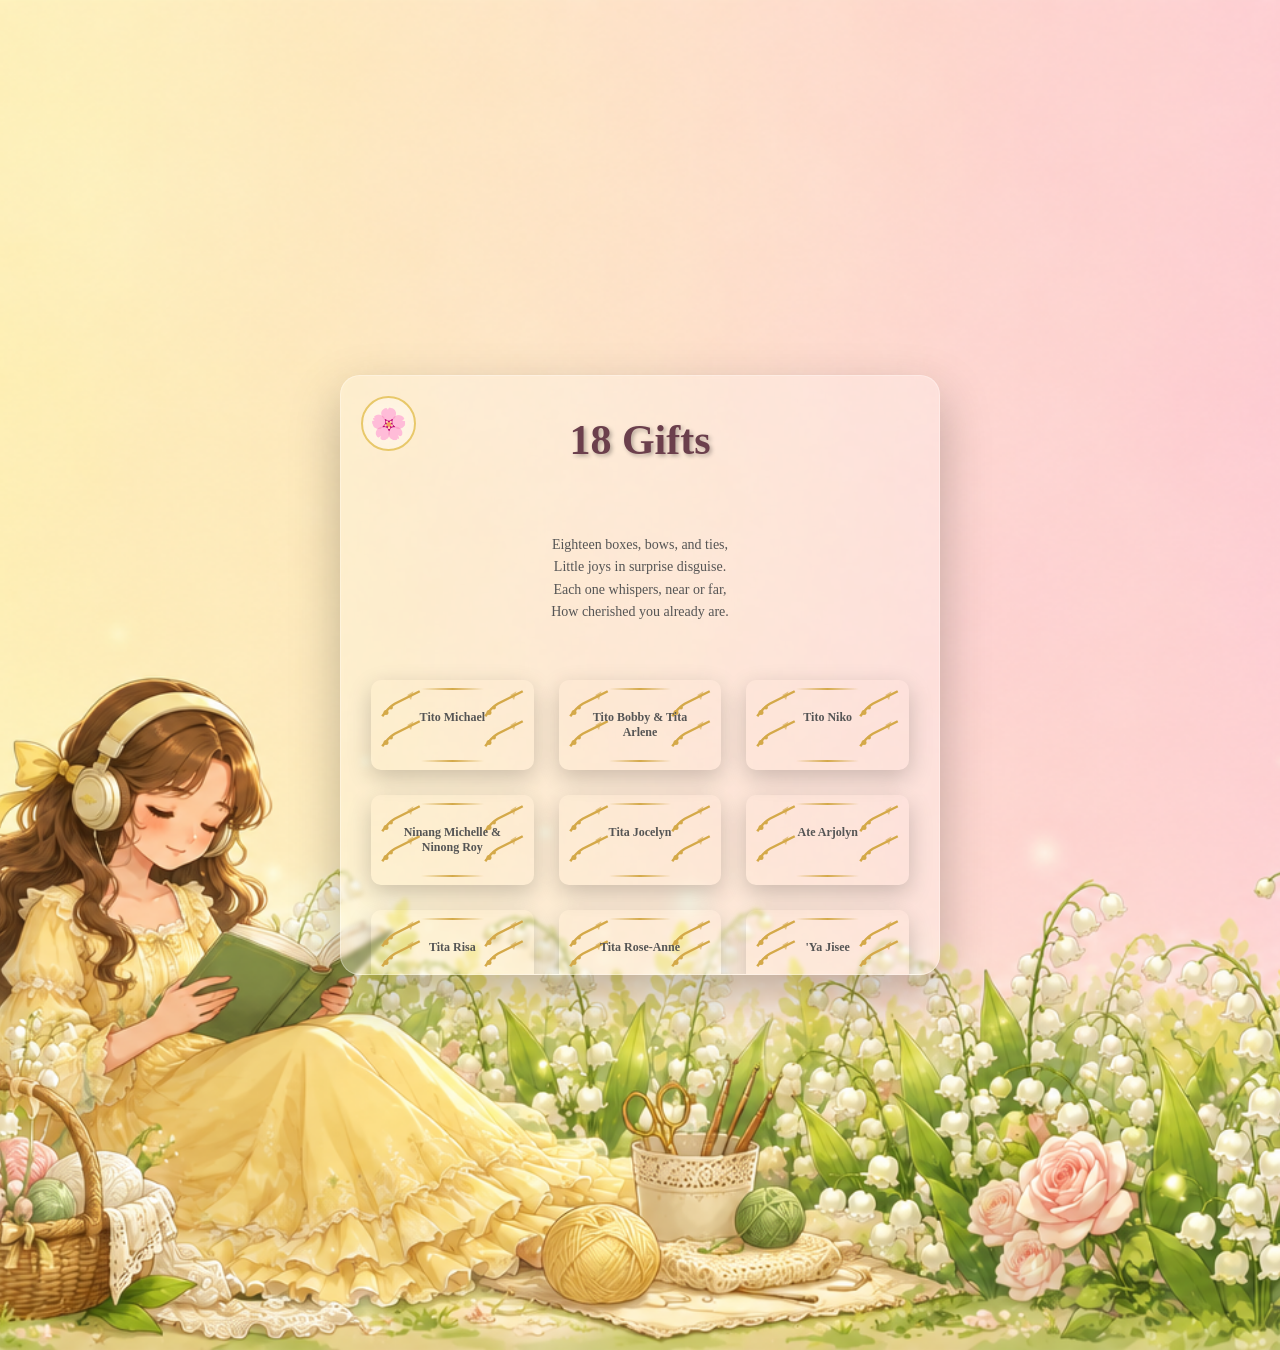
<file: gifts.html>
<!DOCTYPE html>
<html lang="en">
<head>
    <meta charset="UTF-8">
    <meta name="viewport" content="width=device-width, initial-scale=1.0">
    <title>Guest List - 18th Birthday</title>
    <style>
        * {
    margin: 0;
    padding: 0;
    box-sizing: border-box;
}

body {
    font-family: 'Arial', sans-serif;
    background-image: url("garden.png");
    background-size: cover;
    background-position: center;
    background-repeat: no-repeat;
    height: 150vh;
    margin: 0;
    min-height: 100vh;
    padding: 40px 20px;

    opacity: 1;
    transition: opacity 0.5s ease, transform 0.5s ease;

    overflow-x: hidden;
}

.guests-container {
    max-width: 800px;
    margin: 0 auto;
}

.guests-title {
    text-align: center;
    color: #6b3f4c;
    font-size: 42px;
    margin-bottom: 50px;
    text-shadow: 2px 2px 4px rgba(0, 0, 0, 0.3);
}

.guests-list {
     display: grid;
    grid-template-columns: repeat(3, 1fr);
    gap: 25px;
}

.guest-card {
    position: relative;
background: transparent;
    border-radius: 10px;
    padding: 30px 20px;
    min-height: 80px;
    box-shadow: 0 8px 25px rgba(0, 0, 0, 0.2);
    transition: all 0.3s ease;

    animation: floatButton 3s ease-in-out infinite;
}

@keyframes floatButton {
    0% {
        transform: translateY(0px);
    }
    50% {
        transform: translateY(-6px);
    }
    100% {
        transform: translateY(0px);
    }
}

.guest-card:hover {
    transform: translateY(-5px);
    box-shadow: 0 12px 35px rgba(0, 0, 0, 0.3);
}

.ornamental-border {
    position: absolute;
    top: 0;
    left: 0;
    right: 0;
    bottom: 0;
    pointer-events: none;
}

/* Corner decorations */
.corner {
    position: absolute;
    width: 50px;
    height: 50px;
    color: #d4a949;
}

.corner-svg {
    width: 100%;
    height: 100%;
}

.top-left {
    top: 5px;
    left: 5px;
}

.top-right {
    top: 5px;
    right: 5px;
    transform: scaleX(-1);
}

.bottom-left {
    bottom: 5px;
    left: 5px;
    transform: scaleY(-1);
}

.bottom-right {
    bottom: 5px;
    right: 5px;
    transform: scaleX(-1) scaleY(-1);
}

/* Border lines */
.border-line {
    position: absolute;
    background: linear-gradient(90deg, transparent, #d4a949, transparent);
}

.horizontal-top {
    top: 8px;
    left: 50px;
    right: 50px;
    height: 2px;
}

.horizontal-bottom {
    bottom: 8px;
    left: 50px;
    right: 50px;
    height: 2px;
}

.vertical-left {
    left: 8px;
    top: 50px;
    bottom: 50px;
    width: 2px;
}

.vertical-right {
    right: 8px;
    top: 50px;
    bottom: 50px;
    width: 2px;
}

/* Guest content */
.guest-content {
    position: relative;
    z-index: 2;
    text-align: center;
}

.guest-name {
    color: #764ba2;
    font-size: 18px;
    font-weight: bold;
}

/* Responsive design */
@media (max-width: 600px) {
    .guests-title {
        font-size: 32px;
        margin-bottom: 30px;
    }

    .guest-card {
        padding: 25px 15px;
    }

    .corner {
        width: 40px;
        height: 40px;
    }

    .horizontal-top,
    .horizontal-bottom {
        left: 40px;
        right: 40px;
    }

    .vertical-left,
    .vertical-right {
        top: 40px;
        bottom: 40px;
    }

    .guest-name {
        font-size: 16px;
    }
}

* {
    margin: 0;
    padding: 0;
    box-sizing: border-box;
}

body {
    font-family: 'Georgia', serif;
    background-image: url("garden.png");
    background-size: cover;
    background-position: center;
    background-repeat: no-repeat;
    height: 150vh;
    margin: 0;
    min-height: 100vh;
    display: flex;
    justify-content: center;
    align-items: center;
    padding: 20px;
}

/* ========== ENVELOPE STYLES ========== */
.envelope-container {
    text-align: center;
}

.envelope {
    width: 300px;
    height: 200px;
    background: linear-gradient(135deg, #fff5e1 0%, #ffe4b5 100%);
    border: 3px solid #d4af37;
    border-radius: 5px;
    position: relative;
    cursor: pointer;
    transition: transform 0.3s ease, box-shadow 0.3s ease;
    box-shadow: 0 10px 30px rgba(0, 0, 0, 0.3);
    margin: 0 auto 30px;
}

.envelope:hover {
    transform: translateY(-5px);
    box-shadow: 0 15px 40px rgba(0, 0, 0, 0.4);
}

.envelope-flap {
    width: 0;
    height: 0;
    border-left: 150px solid transparent;
    border-right: 150px solid transparent;
    border-top: 100px solid #d4af37;
    position: absolute;
    top: 0;
    left: 0;
    transition: all 0.6s ease;
    transform-origin: top center;
}

.envelope.open .envelope-flap {
    border-top-color: #fff5e1;
    transform: rotateX(180deg);
}

.envelope-body {
    width: 100%;
    height: 100%;
    display: flex;
    justify-content: center;
    align-items: center;
    background: linear-gradient(135deg, #fff5e1 0%, #ffe4b5 100%);
}

.envelope-text {
    font-size: 28px;
    font-weight: bold;
    color: #d4af37;
    text-shadow: 2px 2px 4px rgba(0, 0, 0, 0.1);
    animation: float 3s ease-in-out infinite;
}

@keyframes float {
    0%, 100% { transform: translateY(0px); }
    50% { transform: translateY(-10px); }
}

.click-text {
    font-size: 16px;
    color: #ffffff;
    font-style: italic;
    animation: blink 2s infinite;
    margin-top: 20px;
}

@keyframes blink {
    0%, 100% { opacity: 1; }
    50% { opacity: 0.5; }
}

/* ========== CARDS STYLES ========== */
.cards-container {
    width: 100%;
    max-width: 600px;
    position: relative;
}

.card {
    background: linear-gradient(135deg, #fff5e1 0%, #fffff0 100%);
    border-radius: 15px;
    padding: 40px 30px;
    box-shadow: 0 20px 60px rgba(0, 0, 0, 0.3);
    position: absolute;
    width: 100%;
    opacity: 0;
    pointer-events: none;
    transition: opacity 0.4s ease, transform 0.4s ease;
    transform: scale(0.95);
    max-height: 600px;
    overflow-y: auto;

    /* animation */
    animation: slideLeft 1s ease;
}

/* animation keyframes */
@keyframes slideLeft{
    from{
        transform: translateX(-300px);
        opacity: 0;
    }

    to{
        transform: translateX(0);
        opacity: 1;
    }
}

.card.active {
    opacity: 1;
    pointer-events: auto;
    transform: scale(1);
    position: relative;
    width: 600px;

    background: rgba(255, 255, 255, 0.25);
    backdrop-filter: blur(2px);
    -webkit-backdrop-filter: blur(12px);

    border-radius: 20px;
    border: 1px solid rgba(255, 255, 255, 0.3);

    box-shadow: 0 20px 50px rgba(0, 0, 0, 0.25);
}

/* ========== CARD CONTENT ========== */
.card-content {
    text-align: center;
}

.card-title {
    font-size: 32px;
    color: #764ba2;
    margin-bottom: 20px;
    text-shadow: 1px 1px 2px rgba(0, 0, 0, 0.1);
}

.card-message {
    font-size: 16px;
    color: #555;
    margin-bottom: 15px;
}

.birthday-name {
    font-size: 36px;
    color: #d4af37;
    margin-bottom: 20px;
    font-style: italic;
}

.card-subtext {
    font-size: 18px;
    color: #764ba2;
    font-weight: bold;
    margin-bottom: 40px;
}

/* ========== NAVIGATION BUTTONS ========== */
.card-buttons {
    display: flex;
    flex-direction: column;
    gap: 15px;
    margin-top: 30px;
}

.nav-btn, .back-btn, .close-btn {
    padding: 12px 25px;
    font-size: 16px;
    border: none;
    border-radius: 8px;
    cursor: pointer;
    transition: all 0.3s ease;
    font-weight: bold;
}

.nav-btn {
    background: linear-gradient(135deg, #667eea 0%, #764ba2 100%);
    color: white;
    box-shadow: 0 5px 15px rgba(102, 126, 234, 0.4);
}

.nav-btn:hover {
    transform: translateY(-3px);
    box-shadow: 0 8px 20px rgba(102, 126, 234, 0.6);
}

.nav-btn:active {
    transform: translateY(-1px);
}

.back-btn {
    background: #f0f0f0;
    color: black;
    position: absolute;
    top: 15px;
    left: 15px;
    padding: 8px 15px;
    font-size: 14px;
    border: 2px solid #764ba2;
}

.back-btn:hover {
    background: #e0e0e0;
    transform: translateX(-3px);
}

.close-btn {
    background: transparent;
    color: #E8C86A;
    position: absolute;
    top: 15px;
    right: 15px;
    font-size: 24px;
    width: 40px;
    height: 40px;
    padding: 0;
    border: 2px solid #E8C86A;
    border-radius: 50%;
}

.close-btn:hover {
    background: #fff2b2;
    transform: rotate(360deg);
}

/* ========== GUESTS GRID ========== */
.guests-grid {
    display: grid;
    grid-template-columns: repeat(auto-fit, minmax(100px, 1fr));
    gap: 20px;
    margin-top: 30px;
    padding: 30px 0;
}

.guest-item {
    text-align: center;
}

.guest-avatar {
    width: 80px;
    height: 80px;
    background: linear-gradient(135deg, #667eea 0%, #764ba2 100%);
    border-radius: 50%;
    display: flex;
    justify-content: center;
    align-items: center;
    margin: 0 auto 10px;
    font-size: 24px;
    font-weight: bold;
    color: white;
    box-shadow: 0 5px 15px rgba(102, 126, 234, 0.4);
}

.guest-name {
    font-size: 12px;
    color: #555;
    word-break: break-word;
}

/* ========== ABOUT SECTION ========== */
.about-section {
    text-align: left;
    background: rgba(102, 126, 234, 0.1);
    padding: 25px;
    border-radius: 10px;
    margin-top: 30px;
}

.about-text {
    font-size: 15px;
    color: #333;
    line-height: 1.8;
    margin-bottom: 20px;
}

.about-text:last-child {
    margin-bottom: 0;
}

/* ========== DETAILS SECTION ========== */
.details-section {
    display: grid;
    grid-template-columns: repeat(auto-fit, minmax(200px, 1fr));
    gap: 25px;
    margin-top: 30px;
}

.detail-item {
background: transparent;
        padding: 20px;
    border-radius: 10px;
    text-align: center;
    box-shadow: #333;
}

.detail-item h3 {
    font-size: 18px;
    color: #764ba2;
    margin-bottom: 10px;
}

.detail-item p {
    font-size: 14px;
    color: #555;
    line-height: 1.6;
}

/* ========== SCROLLBAR STYLING ========== */
.card::-webkit-scrollbar {
    width: 6px;
}

.card::-webkit-scrollbar-track {
    background: #f1f1f1;
    border-radius: 10px;
}

.card::-webkit-scrollbar-thumb {
    background: #764ba2;
    border-radius: 10px;
}

.card::-webkit-scrollbar-thumb:hover {
    background: #667eea;
}

/* ========== RESPONSIVE DESIGN ========== */
@media (max-width: 768px) {
    .card {
        padding: 30px 20px;
    }

    .card-title {
        font-size: 24px;
    }

    .birthday-name {
        font-size: 28px;
    }

    .guests-grid {
        grid-template-columns: repeat(auto-fit, minmax(80px, 1fr));
        gap: 15px;
    }

    .guest-avatar {
        width: 60px;
        height: 60px;
        font-size: 18px;
    }

    .details-section {
        grid-template-columns: 1fr;
    }

    .envelope {
        width: 250px;
        height: 170px;
    }

    .envelope-flap {
        border-left: 125px solid transparent;
        border-right: 125px solid transparent;
        border-top: 85px solid #d4af37;
    }
}

@media (max-width: 480px) {
    body {
        padding: 10px;
    }

    .envelope {
        width: 220px;
        height: 150px;
    }

    .envelope-flap {
        border-left: 110px solid transparent;
        border-right: 110px solid transparent;
        border-top: 75px solid #d4af37;
    }

    .envelope-text {
        font-size: 20px;
    }

    .card {
        padding: 25px 15px;
        max-height: 500px;
    }

    .card-title {
        font-size: 20px;
    }

    .birthday-name {
        font-size: 24px;
    }

    .nav-btn {
        font-size: 14px;
        padding: 10px 20px;
    }

    .guests-grid {
        grid-template-columns: repeat(3, 1fr);
        gap: 10px;
    }

    .guest-name {
        font-size: 10px;
    }
}

@media (max-width: 768px) {
    .guests-list {
        grid-template-columns: repeat(2, 1fr);
    }
}

@media (max-width: 480px) {
    .guests-list {
        grid-template-columns: 1fr;
    }
}

.btn {
    display: flex;
    flex-direction: column;
    gap: 15px;
    margin-top: 30px;
    
}

.back-btn {
    padding: 12px 25px;
    font-size: 16px;
    border: none;
    border-radius: 8px;
    cursor: pointer;
    transition: transform 0.3s ease, box-shadow 0.3s ease;
    font-weight: bold;
}

.close-btn {
    position: fixed;
    top: 20px;
    left: 20px;

    width: 55px;
    height: 55px;

    display: flex;
    align-items: center;
    justify-content: center;

    border-radius: 50%;
    text-decoration: none;

    background: rgba(255,255,255,0.2);
    backdrop-filter: blur(8px);

    color: #E8C86A;
    font-size:30px;
    font-weight: bold;

    border: 2px solid #E8C86A;

    transition: all 0.4s ease;
}

.back-btn:hover {
    transform: scale(1.08);
    box-shadow: 0 8px 20px rgba(102, 126, 234, 0.4);
}

/* EXIT ANIMATION */
.fade-out {
    opacity: 0;
    transform: translateX(-80px);
}

/* ENTER ANIMATION */
.fade-in {
    opacity: 0;
    transform: translateX(80px);
}

.fade-in-active {
    opacity: 1;
    transform: translateX(0);
}
    </style>
</head>
<body>
    <div class="card active">
    <a href="eighteenth.html" class="close-btn" target=_self title="Back to 18s">🌸</a>
    <div class="card-content">
    <div class="guests-container">
        <h1 class="guests-title">18 Gifts</h1>
        
          <div class="details-section">
                    <div class="detail-item">
                        <p>Eighteen boxes, bows, and ties,<br>
            Little joys in surprise disguise.<br>
            Each one whispers, near or far,<br>
            How cherished you already are.</p>
                    </div>
            </div>

        
<br>
<br>
        <div class="guests-list">
            <!-- Guest 1 -->
            <div class="guest-card">
                <div class="ornamental-border">
                    <div class="corner top-left">
                        <svg viewBox="0 0 40 40" class="corner-svg">
                            <path d="M 35 5 Q 25 10 15 15 Q 10 18 5 25" fill="none" stroke="currentColor" stroke-width="2"/>
                            <circle cx="8" cy="22" r="2" fill="currentColor"/>
                            <circle cx="12" cy="18" r="1.5" fill="currentColor"/>
                            <path d="M 25 8 L 30 5 L 28 12" fill="currentColor" opacity="0.6"/>
                        </svg>
                    </div>
                    <div class="corner top-right">
                        <svg viewBox="0 0 40 40" class="corner-svg">
                            <path d="M 5 5 Q 15 10 25 15 Q 30 18 35 25" fill="none" stroke="currentColor" stroke-width="2"/>
                            <circle cx="32" cy="22" r="2" fill="currentColor"/>
                            <circle cx="28" cy="18" r="1.5" fill="currentColor"/>
                            <path d="M 15 8 L 10 5 L 12 12" fill="currentColor" opacity="0.6"/>
                        </svg>
                    </div>
                    <div class="corner bottom-left">
                        <svg viewBox="0 0 40 40" class="corner-svg">
                            <path d="M 35 35 Q 25 30 15 25 Q 10 22 5 15" fill="none" stroke="currentColor" stroke-width="2"/>
                            <circle cx="8" cy="18" r="2" fill="currentColor"/>
                            <circle cx="12" cy="22" r="1.5" fill="currentColor"/>
                            <path d="M 25 32 L 30 35 L 28 28" fill="currentColor" opacity="0.6"/>
                        </svg>
                    </div>
                    <div class="corner bottom-right">
                        <svg viewBox="0 0 40 40" class="corner-svg">
                            <path d="M 5 35 Q 15 30 25 25 Q 30 22 35 15" fill="none" stroke="currentColor" stroke-width="2"/>
                            <circle cx="32" cy="18" r="2" fill="currentColor"/>
                            <circle cx="28" cy="22" r="1.5" fill="currentColor"/>
                            <path d="M 15 32 L 10 35 L 12 28" fill="currentColor" opacity="0.6"/>
                        </svg>
                    </div>
                    <div class="border-line horizontal-top"></div>
                    <div class="border-line horizontal-bottom"></div>
                    <div class="border-line vertical-left"></div>
                    <div class="border-line vertical-right"></div>
                </div>
                <div class="guest-content">
                    <p class="guest-name">Tito Michael</p>
                </div>
            </div>
        
            <!-- Guest 2 -->
            <div class="guest-card">
                <div class="ornamental-border">
                    <div class="corner top-left">
                        <svg viewBox="0 0 40 40" class="corner-svg">
                            <path d="M 35 5 Q 25 10 15 15 Q 10 18 5 25" fill="none" stroke="currentColor" stroke-width="2"/>
                            <circle cx="8" cy="22" r="2" fill="currentColor"/>
                            <circle cx="12" cy="18" r="1.5" fill="currentColor"/>
                            <path d="M 25 8 L 30 5 L 28 12" fill="currentColor" opacity="0.6"/>
                        </svg>
                    </div>
                    <div class="corner top-right">
                        <svg viewBox="0 0 40 40" class="corner-svg">
                            <path d="M 5 5 Q 15 10 25 15 Q 30 18 35 25" fill="none" stroke="currentColor" stroke-width="2"/>
                            <circle cx="32" cy="22" r="2" fill="currentColor"/>
                            <circle cx="28" cy="18" r="1.5" fill="currentColor"/>
                            <path d="M 15 8 L 10 5 L 12 12" fill="currentColor" opacity="0.6"/>
                        </svg>
                    </div>
                    <div class="corner bottom-left">
                        <svg viewBox="0 0 40 40" class="corner-svg">
                            <path d="M 35 35 Q 25 30 15 25 Q 10 22 5 15" fill="none" stroke="currentColor" stroke-width="2"/>
                            <circle cx="8" cy="18" r="2" fill="currentColor"/>
                            <circle cx="12" cy="22" r="1.5" fill="currentColor"/>
                            <path d="M 25 32 L 30 35 L 28 28" fill="currentColor" opacity="0.6"/>
                        </svg>
                    </div>
                    <div class="corner bottom-right">
                        <svg viewBox="0 0 40 40" class="corner-svg">
                            <path d="M 5 35 Q 15 30 25 25 Q 30 22 35 15" fill="none" stroke="currentColor" stroke-width="2"/>
                            <circle cx="32" cy="18" r="2" fill="currentColor"/>
                            <circle cx="28" cy="22" r="1.5" fill="currentColor"/>
                            <path d="M 15 32 L 10 35 L 12 28" fill="currentColor" opacity="0.6"/>
                        </svg>
                    </div>
                    <div class="border-line horizontal-top"></div>
                    <div class="border-line horizontal-bottom"></div>
                    <div class="border-line vertical-left"></div>
                    <div class="border-line vertical-right"></div>
                </div>
                <div class="guest-content">
                    <p class="guest-name">Tito Bobby & Tita Arlene</p>
                </div>
            </div>

            <!-- Guest 3 -->
            <div class="guest-card">
                <div class="ornamental-border">
                    <div class="corner top-left">
                        <svg viewBox="0 0 40 40" class="corner-svg">
                            <path d="M 35 5 Q 25 10 15 15 Q 10 18 5 25" fill="none" stroke="currentColor" stroke-width="2"/>
                            <circle cx="8" cy="22" r="2" fill="currentColor"/>
                            <circle cx="12" cy="18" r="1.5" fill="currentColor"/>
                            <path d="M 25 8 L 30 5 L 28 12" fill="currentColor" opacity="0.6"/>
                        </svg>
                    </div>
                    <div class="corner top-right">
                        <svg viewBox="0 0 40 40" class="corner-svg">
                            <path d="M 5 5 Q 15 10 25 15 Q 30 18 35 25" fill="none" stroke="currentColor" stroke-width="2"/>
                            <circle cx="32" cy="22" r="2" fill="currentColor"/>
                            <circle cx="28" cy="18" r="1.5" fill="currentColor"/>
                            <path d="M 15 8 L 10 5 L 12 12" fill="currentColor" opacity="0.6"/>
                        </svg>
                    </div>
                    <div class="corner bottom-left">
                        <svg viewBox="0 0 40 40" class="corner-svg">
                            <path d="M 35 35 Q 25 30 15 25 Q 10 22 5 15" fill="none" stroke="currentColor" stroke-width="2"/>
                            <circle cx="8" cy="18" r="2" fill="currentColor"/>
                            <circle cx="12" cy="22" r="1.5" fill="currentColor"/>
                            <path d="M 25 32 L 30 35 L 28 28" fill="currentColor" opacity="0.6"/>
                        </svg>
                    </div>
                    <div class="corner bottom-right">
                        <svg viewBox="0 0 40 40" class="corner-svg">
                            <path d="M 5 35 Q 15 30 25 25 Q 30 22 35 15" fill="none" stroke="currentColor" stroke-width="2"/>
                            <circle cx="32" cy="18" r="2" fill="currentColor"/>
                            <circle cx="28" cy="22" r="1.5" fill="currentColor"/>
                            <path d="M 15 32 L 10 35 L 12 28" fill="currentColor" opacity="0.6"/>
                        </svg>
                    </div>
                    <div class="border-line horizontal-top"></div>
                    <div class="border-line horizontal-bottom"></div>
                    <div class="border-line vertical-left"></div>
                    <div class="border-line vertical-right"></div>
                </div>
                <div class="guest-content">
                    <p class="guest-name">Tito Niko</p>
                </div>
            </div>

            <!-- Guest 4 -->
            <div class="guest-card">
                <div class="ornamental-border">
                    <div class="corner top-left">
                        <svg viewBox="0 0 40 40" class="corner-svg">
                            <path d="M 35 5 Q 25 10 15 15 Q 10 18 5 25" fill="none" stroke="currentColor" stroke-width="2"/>
                            <circle cx="8" cy="22" r="2" fill="currentColor"/>
                            <circle cx="12" cy="18" r="1.5" fill="currentColor"/>
                            <path d="M 25 8 L 30 5 L 28 12" fill="currentColor" opacity="0.6"/>
                        </svg>
                    </div>
                    <div class="corner top-right">
                        <svg viewBox="0 0 40 40" class="corner-svg">
                            <path d="M 5 5 Q 15 10 25 15 Q 30 18 35 25" fill="none" stroke="currentColor" stroke-width="2"/>
                            <circle cx="32" cy="22" r="2" fill="currentColor"/>
                            <circle cx="28" cy="18" r="1.5" fill="currentColor"/>
                            <path d="M 15 8 L 10 5 L 12 12" fill="currentColor" opacity="0.6"/>
                        </svg>
                    </div>
                    <div class="corner bottom-left">
                        <svg viewBox="0 0 40 40" class="corner-svg">
                            <path d="M 35 35 Q 25 30 15 25 Q 10 22 5 15" fill="none" stroke="currentColor" stroke-width="2"/>
                            <circle cx="8" cy="18" r="2" fill="currentColor"/>
                            <circle cx="12" cy="22" r="1.5" fill="currentColor"/>
                            <path d="M 25 32 L 30 35 L 28 28" fill="currentColor" opacity="0.6"/>
                        </svg>
                    </div>
                    <div class="corner bottom-right">
                        <svg viewBox="0 0 40 40" class="corner-svg">
                            <path d="M 5 35 Q 15 30 25 25 Q 30 22 35 15" fill="none" stroke="currentColor" stroke-width="2"/>
                            <circle cx="32" cy="18" r="2" fill="currentColor"/>
                            <circle cx="28" cy="22" r="1.5" fill="currentColor"/>
                            <path d="M 15 32 L 10 35 L 12 28" fill="currentColor" opacity="0.6"/>
                        </svg>
                    </div>
                    <div class="border-line horizontal-top"></div>
                    <div class="border-line horizontal-bottom"></div>
                    <div class="border-line vertical-left"></div>
                    <div class="border-line vertical-right"></div>
                </div>
                <div class="guest-content">
                    <p class="guest-name">Ninang Michelle & Ninong Roy</p>
                </div>
            </div>

            <!-- Guest 5 -->
            <div class="guest-card">
                <div class="ornamental-border">
                    <div class="corner top-left">
                        <svg viewBox="0 0 40 40" class="corner-svg">
                            <path d="M 35 5 Q 25 10 15 15 Q 10 18 5 25" fill="none" stroke="currentColor" stroke-width="2"/>
                            <circle cx="8" cy="22" r="2" fill="currentColor"/>
                            <circle cx="12" cy="18" r="1.5" fill="currentColor"/>
                            <path d="M 25 8 L 30 5 L 28 12" fill="currentColor" opacity="0.6"/>
                        </svg>
                    </div>
                    <div class="corner top-right">
                        <svg viewBox="0 0 40 40" class="corner-svg">
                            <path d="M 5 5 Q 15 10 25 15 Q 30 18 35 25" fill="none" stroke="currentColor" stroke-width="2"/>
                            <circle cx="32" cy="22" r="2" fill="currentColor"/>
                            <circle cx="28" cy="18" r="1.5" fill="currentColor"/>
                            <path d="M 15 8 L 10 5 L 12 12" fill="currentColor" opacity="0.6"/>
                        </svg>
                    </div>
                    <div class="corner bottom-left">
                        <svg viewBox="0 0 40 40" class="corner-svg">
                            <path d="M 35 35 Q 25 30 15 25 Q 10 22 5 15" fill="none" stroke="currentColor" stroke-width="2"/>
                            <circle cx="8" cy="18" r="2" fill="currentColor"/>
                            <circle cx="12" cy="22" r="1.5" fill="currentColor"/>
                            <path d="M 25 32 L 30 35 L 28 28" fill="currentColor" opacity="0.6"/>
                        </svg>
                    </div>
                    <div class="corner bottom-right">
                        <svg viewBox="0 0 40 40" class="corner-svg">
                            <path d="M 5 35 Q 15 30 25 25 Q 30 22 35 15" fill="none" stroke="currentColor" stroke-width="2"/>
                            <circle cx="32" cy="18" r="2" fill="currentColor"/>
                            <circle cx="28" cy="22" r="1.5" fill="currentColor"/>
                            <path d="M 15 32 L 10 35 L 12 28" fill="currentColor" opacity="0.6"/>
                        </svg>
                    </div>
                    <div class="border-line horizontal-top"></div>
                    <div class="border-line horizontal-bottom"></div>
                    <div class="border-line vertical-left"></div>
                    <div class="border-line vertical-right"></div>
                </div>
                <div class="guest-content">
                    <p class="guest-name">Tita Jocelyn</p>
                </div>
            </div>

            <!-- Guest 6 -->
            <div class="guest-card">
                <div class="ornamental-border">
                    <div class="corner top-left">
                        <svg viewBox="0 0 40 40" class="corner-svg">
                            <path d="M 35 5 Q 25 10 15 15 Q 10 18 5 25" fill="none" stroke="currentColor" stroke-width="2"/>
                            <circle cx="8" cy="22" r="2" fill="currentColor"/>
                            <circle cx="12" cy="18" r="1.5" fill="currentColor"/>
                            <path d="M 25 8 L 30 5 L 28 12" fill="currentColor" opacity="0.6"/>
                        </svg>
                    </div>
                    <div class="corner top-right">
                        <svg viewBox="0 0 40 40" class="corner-svg">
                            <path d="M 5 5 Q 15 10 25 15 Q 30 18 35 25" fill="none" stroke="currentColor" stroke-width="2"/>
                            <circle cx="32" cy="22" r="2" fill="currentColor"/>
                            <circle cx="28" cy="18" r="1.5" fill="currentColor"/>
                            <path d="M 15 8 L 10 5 L 12 12" fill="currentColor" opacity="0.6"/>
                        </svg>
                    </div>
                    <div class="corner bottom-left">
                        <svg viewBox="0 0 40 40" class="corner-svg">
                            <path d="M 35 35 Q 25 30 15 25 Q 10 22 5 15" fill="none" stroke="currentColor" stroke-width="2"/>
                            <circle cx="8" cy="18" r="2" fill="currentColor"/>
                            <circle cx="12" cy="22" r="1.5" fill="currentColor"/>
                            <path d="M 25 32 L 30 35 L 28 28" fill="currentColor" opacity="0.6"/>
                        </svg>
                    </div>
                    <div class="corner bottom-right">
                        <svg viewBox="0 0 40 40" class="corner-svg">
                            <path d="M 5 35 Q 15 30 25 25 Q 30 22 35 15" fill="none" stroke="currentColor" stroke-width="2"/>
                            <circle cx="32" cy="18" r="2" fill="currentColor"/>
                            <circle cx="28" cy="22" r="1.5" fill="currentColor"/>
                            <path d="M 15 32 L 10 35 L 12 28" fill="currentColor" opacity="0.6"/>
                        </svg>
                    </div>
                    <div class="border-line horizontal-top"></div>
                    <div class="border-line horizontal-bottom"></div>
                    <div class="border-line vertical-left"></div>
                    <div class="border-line vertical-right"></div>
                </div>
                <div class="guest-content">
                    <p class="guest-name">Ate Arjolyn</p>
                </div>
            </div>

            <!-- Guest 6 -->
            <div class="guest-card">
                <div class="ornamental-border">
                    <div class="corner top-left">
                        <svg viewBox="0 0 40 40" class="corner-svg">
                            <path d="M 35 5 Q 25 10 15 15 Q 10 18 5 25" fill="none" stroke="currentColor" stroke-width="2"/>
                            <circle cx="8" cy="22" r="2" fill="currentColor"/>
                            <circle cx="12" cy="18" r="1.5" fill="currentColor"/>
                            <path d="M 25 8 L 30 5 L 28 12" fill="currentColor" opacity="0.6"/>
                        </svg>
                    </div>
                    <div class="corner top-right">
                        <svg viewBox="0 0 40 40" class="corner-svg">
                            <path d="M 5 5 Q 15 10 25 15 Q 30 18 35 25" fill="none" stroke="currentColor" stroke-width="2"/>
                            <circle cx="32" cy="22" r="2" fill="currentColor"/>
                            <circle cx="28" cy="18" r="1.5" fill="currentColor"/>
                            <path d="M 15 8 L 10 5 L 12 12" fill="currentColor" opacity="0.6"/>
                        </svg>
                    </div>
                    <div class="corner bottom-left">
                        <svg viewBox="0 0 40 40" class="corner-svg">
                            <path d="M 35 35 Q 25 30 15 25 Q 10 22 5 15" fill="none" stroke="currentColor" stroke-width="2"/>
                            <circle cx="8" cy="18" r="2" fill="currentColor"/>
                            <circle cx="12" cy="22" r="1.5" fill="currentColor"/>
                            <path d="M 25 32 L 30 35 L 28 28" fill="currentColor" opacity="0.6"/>
                        </svg>
                    </div>
                    <div class="corner bottom-right">
                        <svg viewBox="0 0 40 40" class="corner-svg">
                            <path d="M 5 35 Q 15 30 25 25 Q 30 22 35 15" fill="none" stroke="currentColor" stroke-width="2"/>
                            <circle cx="32" cy="18" r="2" fill="currentColor"/>
                            <circle cx="28" cy="22" r="1.5" fill="currentColor"/>
                            <path d="M 15 32 L 10 35 L 12 28" fill="currentColor" opacity="0.6"/>
                        </svg>
                    </div>
                    <div class="border-line horizontal-top"></div>
                    <div class="border-line horizontal-bottom"></div>
                    <div class="border-line vertical-left"></div>
                    <div class="border-line vertical-right"></div>
                </div>
                <div class="guest-content">
                    <p class="guest-name">Tita Risa</p>
                </div>
            </div>

            <!-- Guest 6 -->
            <div class="guest-card">
                <div class="ornamental-border">
                    <div class="corner top-left">
                        <svg viewBox="0 0 40 40" class="corner-svg">
                            <path d="M 35 5 Q 25 10 15 15 Q 10 18 5 25" fill="none" stroke="currentColor" stroke-width="2"/>
                            <circle cx="8" cy="22" r="2" fill="currentColor"/>
                            <circle cx="12" cy="18" r="1.5" fill="currentColor"/>
                            <path d="M 25 8 L 30 5 L 28 12" fill="currentColor" opacity="0.6"/>
                        </svg>
                    </div>
                    <div class="corner top-right">
                        <svg viewBox="0 0 40 40" class="corner-svg">
                            <path d="M 5 5 Q 15 10 25 15 Q 30 18 35 25" fill="none" stroke="currentColor" stroke-width="2"/>
                            <circle cx="32" cy="22" r="2" fill="currentColor"/>
                            <circle cx="28" cy="18" r="1.5" fill="currentColor"/>
                            <path d="M 15 8 L 10 5 L 12 12" fill="currentColor" opacity="0.6"/>
                        </svg>
                    </div>
                    <div class="corner bottom-left">
                        <svg viewBox="0 0 40 40" class="corner-svg">
                            <path d="M 35 35 Q 25 30 15 25 Q 10 22 5 15" fill="none" stroke="currentColor" stroke-width="2"/>
                            <circle cx="8" cy="18" r="2" fill="currentColor"/>
                            <circle cx="12" cy="22" r="1.5" fill="currentColor"/>
                            <path d="M 25 32 L 30 35 L 28 28" fill="currentColor" opacity="0.6"/>
                        </svg>
                    </div>
                    <div class="corner bottom-right">
                        <svg viewBox="0 0 40 40" class="corner-svg">
                            <path d="M 5 35 Q 15 30 25 25 Q 30 22 35 15" fill="none" stroke="currentColor" stroke-width="2"/>
                            <circle cx="32" cy="18" r="2" fill="currentColor"/>
                            <circle cx="28" cy="22" r="1.5" fill="currentColor"/>
                            <path d="M 15 32 L 10 35 L 12 28" fill="currentColor" opacity="0.6"/>
                        </svg>
                    </div>
                    <div class="border-line horizontal-top"></div>
                    <div class="border-line horizontal-bottom"></div>
                    <div class="border-line vertical-left"></div>
                    <div class="border-line vertical-right"></div>
                </div>
                <div class="guest-content">
                    <p class="guest-name">Tita Rose-Anne</p>
                </div>
            </div>

            <!-- Guest 6 -->
            <div class="guest-card">
                <div class="ornamental-border">
                    <div class="corner top-left">
                        <svg viewBox="0 0 40 40" class="corner-svg">
                            <path d="M 35 5 Q 25 10 15 15 Q 10 18 5 25" fill="none" stroke="currentColor" stroke-width="2"/>
                            <circle cx="8" cy="22" r="2" fill="currentColor"/>
                            <circle cx="12" cy="18" r="1.5" fill="currentColor"/>
                            <path d="M 25 8 L 30 5 L 28 12" fill="currentColor" opacity="0.6"/>
                        </svg>
                    </div>
                    <div class="corner top-right">
                        <svg viewBox="0 0 40 40" class="corner-svg">
                            <path d="M 5 5 Q 15 10 25 15 Q 30 18 35 25" fill="none" stroke="currentColor" stroke-width="2"/>
                            <circle cx="32" cy="22" r="2" fill="currentColor"/>
                            <circle cx="28" cy="18" r="1.5" fill="currentColor"/>
                            <path d="M 15 8 L 10 5 L 12 12" fill="currentColor" opacity="0.6"/>
                        </svg>
                    </div>
                    <div class="corner bottom-left">
                        <svg viewBox="0 0 40 40" class="corner-svg">
                            <path d="M 35 35 Q 25 30 15 25 Q 10 22 5 15" fill="none" stroke="currentColor" stroke-width="2"/>
                            <circle cx="8" cy="18" r="2" fill="currentColor"/>
                            <circle cx="12" cy="22" r="1.5" fill="currentColor"/>
                            <path d="M 25 32 L 30 35 L 28 28" fill="currentColor" opacity="0.6"/>
                        </svg>
                    </div>
                    <div class="corner bottom-right">
                        <svg viewBox="0 0 40 40" class="corner-svg">
                            <path d="M 5 35 Q 15 30 25 25 Q 30 22 35 15" fill="none" stroke="currentColor" stroke-width="2"/>
                            <circle cx="32" cy="18" r="2" fill="currentColor"/>
                            <circle cx="28" cy="22" r="1.5" fill="currentColor"/>
                            <path d="M 15 32 L 10 35 L 12 28" fill="currentColor" opacity="0.6"/>
                        </svg>
                    </div>
                    <div class="border-line horizontal-top"></div>
                    <div class="border-line horizontal-bottom"></div>
                    <div class="border-line vertical-left"></div>
                    <div class="border-line vertical-right"></div>
                </div>
                <div class="guest-content">
                    <p class="guest-name">'Ya Jisee</p>
                </div>
            </div>

            <!-- Guest 6 -->
            <div class="guest-card">
                <div class="ornamental-border">
                    <div class="corner top-left">
                        <svg viewBox="0 0 40 40" class="corner-svg">
                            <path d="M 35 5 Q 25 10 15 15 Q 10 18 5 25" fill="none" stroke="currentColor" stroke-width="2"/>
                            <circle cx="8" cy="22" r="2" fill="currentColor"/>
                            <circle cx="12" cy="18" r="1.5" fill="currentColor"/>
                            <path d="M 25 8 L 30 5 L 28 12" fill="currentColor" opacity="0.6"/>
                        </svg>
                    </div>
                    <div class="corner top-right">
                        <svg viewBox="0 0 40 40" class="corner-svg">
                            <path d="M 5 5 Q 15 10 25 15 Q 30 18 35 25" fill="none" stroke="currentColor" stroke-width="2"/>
                            <circle cx="32" cy="22" r="2" fill="currentColor"/>
                            <circle cx="28" cy="18" r="1.5" fill="currentColor"/>
                            <path d="M 15 8 L 10 5 L 12 12" fill="currentColor" opacity="0.6"/>
                        </svg>
                    </div>
                    <div class="corner bottom-left">
                        <svg viewBox="0 0 40 40" class="corner-svg">
                            <path d="M 35 35 Q 25 30 15 25 Q 10 22 5 15" fill="none" stroke="currentColor" stroke-width="2"/>
                            <circle cx="8" cy="18" r="2" fill="currentColor"/>
                            <circle cx="12" cy="22" r="1.5" fill="currentColor"/>
                            <path d="M 25 32 L 30 35 L 28 28" fill="currentColor" opacity="0.6"/>
                        </svg>
                    </div>
                    <div class="corner bottom-right">
                        <svg viewBox="0 0 40 40" class="corner-svg">
                            <path d="M 5 35 Q 15 30 25 25 Q 30 22 35 15" fill="none" stroke="currentColor" stroke-width="2"/>
                            <circle cx="32" cy="18" r="2" fill="currentColor"/>
                            <circle cx="28" cy="22" r="1.5" fill="currentColor"/>
                            <path d="M 15 32 L 10 35 L 12 28" fill="currentColor" opacity="0.6"/>
                        </svg>
                    </div>
                    <div class="border-line horizontal-top"></div>
                    <div class="border-line horizontal-bottom"></div>
                    <div class="border-line vertical-left"></div>
                    <div class="border-line vertical-right"></div>
                </div>
                <div class="guest-content">
                    <p class="guest-name">Angela</p>
                </div>
            </div>

            <!-- Guest 6 -->
            <div class="guest-card">
                <div class="ornamental-border">
                    <div class="corner top-left">
                        <svg viewBox="0 0 40 40" class="corner-svg">
                            <path d="M 35 5 Q 25 10 15 15 Q 10 18 5 25" fill="none" stroke="currentColor" stroke-width="2"/>
                            <circle cx="8" cy="22" r="2" fill="currentColor"/>
                            <circle cx="12" cy="18" r="1.5" fill="currentColor"/>
                            <path d="M 25 8 L 30 5 L 28 12" fill="currentColor" opacity="0.6"/>
                        </svg>
                    </div>
                    <div class="corner top-right">
                        <svg viewBox="0 0 40 40" class="corner-svg">
                            <path d="M 5 5 Q 15 10 25 15 Q 30 18 35 25" fill="none" stroke="currentColor" stroke-width="2"/>
                            <circle cx="32" cy="22" r="2" fill="currentColor"/>
                            <circle cx="28" cy="18" r="1.5" fill="currentColor"/>
                            <path d="M 15 8 L 10 5 L 12 12" fill="currentColor" opacity="0.6"/>
                        </svg>
                    </div>
                    <div class="corner bottom-left">
                        <svg viewBox="0 0 40 40" class="corner-svg">
                            <path d="M 35 35 Q 25 30 15 25 Q 10 22 5 15" fill="none" stroke="currentColor" stroke-width="2"/>
                            <circle cx="8" cy="18" r="2" fill="currentColor"/>
                            <circle cx="12" cy="22" r="1.5" fill="currentColor"/>
                            <path d="M 25 32 L 30 35 L 28 28" fill="currentColor" opacity="0.6"/>
                        </svg>
                    </div>
                    <div class="corner bottom-right">
                        <svg viewBox="0 0 40 40" class="corner-svg">
                            <path d="M 5 35 Q 15 30 25 25 Q 30 22 35 15" fill="none" stroke="currentColor" stroke-width="2"/>
                            <circle cx="32" cy="18" r="2" fill="currentColor"/>
                            <circle cx="28" cy="22" r="1.5" fill="currentColor"/>
                            <path d="M 15 32 L 10 35 L 12 28" fill="currentColor" opacity="0.6"/>
                        </svg>
                    </div>
                    <div class="border-line horizontal-top"></div>
                    <div class="border-line horizontal-bottom"></div>
                    <div class="border-line vertical-left"></div>
                    <div class="border-line vertical-right"></div>
                </div>
                <div class="guest-content">
                    <p class="guest-name">Noemi</p>
                </div>
            </div>

            <!-- Guest 6 -->
            <div class="guest-card">
                <div class="ornamental-border">
                    <div class="corner top-left">
                        <svg viewBox="0 0 40 40" class="corner-svg">
                            <path d="M 35 5 Q 25 10 15 15 Q 10 18 5 25" fill="none" stroke="currentColor" stroke-width="2"/>
                            <circle cx="8" cy="22" r="2" fill="currentColor"/>
                            <circle cx="12" cy="18" r="1.5" fill="currentColor"/>
                            <path d="M 25 8 L 30 5 L 28 12" fill="currentColor" opacity="0.6"/>
                        </svg>
                    </div>
                    <div class="corner top-right">
                        <svg viewBox="0 0 40 40" class="corner-svg">
                            <path d="M 5 5 Q 15 10 25 15 Q 30 18 35 25" fill="none" stroke="currentColor" stroke-width="2"/>
                            <circle cx="32" cy="22" r="2" fill="currentColor"/>
                            <circle cx="28" cy="18" r="1.5" fill="currentColor"/>
                            <path d="M 15 8 L 10 5 L 12 12" fill="currentColor" opacity="0.6"/>
                        </svg>
                    </div>
                    <div class="corner bottom-left">
                        <svg viewBox="0 0 40 40" class="corner-svg">
                            <path d="M 35 35 Q 25 30 15 25 Q 10 22 5 15" fill="none" stroke="currentColor" stroke-width="2"/>
                            <circle cx="8" cy="18" r="2" fill="currentColor"/>
                            <circle cx="12" cy="22" r="1.5" fill="currentColor"/>
                            <path d="M 25 32 L 30 35 L 28 28" fill="currentColor" opacity="0.6"/>
                        </svg>
                    </div>
                    <div class="corner bottom-right">
                        <svg viewBox="0 0 40 40" class="corner-svg">
                            <path d="M 5 35 Q 15 30 25 25 Q 30 22 35 15" fill="none" stroke="currentColor" stroke-width="2"/>
                            <circle cx="32" cy="18" r="2" fill="currentColor"/>
                            <circle cx="28" cy="22" r="1.5" fill="currentColor"/>
                            <path d="M 15 32 L 10 35 L 12 28" fill="currentColor" opacity="0.6"/>
                        </svg>
                    </div>
                    <div class="border-line horizontal-top"></div>
                    <div class="border-line horizontal-bottom"></div>
                    <div class="border-line vertical-left"></div>
                    <div class="border-line vertical-right"></div>
                </div>
                <div class="guest-content">
                    <p class="guest-name">Ashley</p>
                </div>
            </div>

            <!-- Guest 6 -->
            <div class="guest-card">
                <div class="ornamental-border">
                    <div class="corner top-left">
                        <svg viewBox="0 0 40 40" class="corner-svg">
                            <path d="M 35 5 Q 25 10 15 15 Q 10 18 5 25" fill="none" stroke="currentColor" stroke-width="2"/>
                            <circle cx="8" cy="22" r="2" fill="currentColor"/>
                            <circle cx="12" cy="18" r="1.5" fill="currentColor"/>
                            <path d="M 25 8 L 30 5 L 28 12" fill="currentColor" opacity="0.6"/>
                        </svg>
                    </div>
                    <div class="corner top-right">
                        <svg viewBox="0 0 40 40" class="corner-svg">
                            <path d="M 5 5 Q 15 10 25 15 Q 30 18 35 25" fill="none" stroke="currentColor" stroke-width="2"/>
                            <circle cx="32" cy="22" r="2" fill="currentColor"/>
                            <circle cx="28" cy="18" r="1.5" fill="currentColor"/>
                            <path d="M 15 8 L 10 5 L 12 12" fill="currentColor" opacity="0.6"/>
                        </svg>
                    </div>
                    <div class="corner bottom-left">
                        <svg viewBox="0 0 40 40" class="corner-svg">
                            <path d="M 35 35 Q 25 30 15 25 Q 10 22 5 15" fill="none" stroke="currentColor" stroke-width="2"/>
                            <circle cx="8" cy="18" r="2" fill="currentColor"/>
                            <circle cx="12" cy="22" r="1.5" fill="currentColor"/>
                            <path d="M 25 32 L 30 35 L 28 28" fill="currentColor" opacity="0.6"/>
                        </svg>
                    </div>
                    <div class="corner bottom-right">
                        <svg viewBox="0 0 40 40" class="corner-svg">
                            <path d="M 5 35 Q 15 30 25 25 Q 30 22 35 15" fill="none" stroke="currentColor" stroke-width="2"/>
                            <circle cx="32" cy="18" r="2" fill="currentColor"/>
                            <circle cx="28" cy="22" r="1.5" fill="currentColor"/>
                            <path d="M 15 32 L 10 35 L 12 28" fill="currentColor" opacity="0.6"/>
                        </svg>
                    </div>
                    <div class="border-line horizontal-top"></div>
                    <div class="border-line horizontal-bottom"></div>
                    <div class="border-line vertical-left"></div>
                    <div class="border-line vertical-right"></div>
                </div>
                <div class="guest-content">
                    <p class="guest-name">Paulene</p>
                </div>
            </div>

            <!-- Guest 6 -->
            <div class="guest-card">
                <div class="ornamental-border">
                    <div class="corner top-left">
                        <svg viewBox="0 0 40 40" class="corner-svg">
                            <path d="M 35 5 Q 25 10 15 15 Q 10 18 5 25" fill="none" stroke="currentColor" stroke-width="2"/>
                            <circle cx="8" cy="22" r="2" fill="currentColor"/>
                            <circle cx="12" cy="18" r="1.5" fill="currentColor"/>
                            <path d="M 25 8 L 30 5 L 28 12" fill="currentColor" opacity="0.6"/>
                        </svg>
                    </div>
                    <div class="corner top-right">
                        <svg viewBox="0 0 40 40" class="corner-svg">
                            <path d="M 5 5 Q 15 10 25 15 Q 30 18 35 25" fill="none" stroke="currentColor" stroke-width="2"/>
                            <circle cx="32" cy="22" r="2" fill="currentColor"/>
                            <circle cx="28" cy="18" r="1.5" fill="currentColor"/>
                            <path d="M 15 8 L 10 5 L 12 12" fill="currentColor" opacity="0.6"/>
                        </svg>
                    </div>
                    <div class="corner bottom-left">
                        <svg viewBox="0 0 40 40" class="corner-svg">
                            <path d="M 35 35 Q 25 30 15 25 Q 10 22 5 15" fill="none" stroke="currentColor" stroke-width="2"/>
                            <circle cx="8" cy="18" r="2" fill="currentColor"/>
                            <circle cx="12" cy="22" r="1.5" fill="currentColor"/>
                            <path d="M 25 32 L 30 35 L 28 28" fill="currentColor" opacity="0.6"/>
                        </svg>
                    </div>
                    <div class="corner bottom-right">
                        <svg viewBox="0 0 40 40" class="corner-svg">
                            <path d="M 5 35 Q 15 30 25 25 Q 30 22 35 15" fill="none" stroke="currentColor" stroke-width="2"/>
                            <circle cx="32" cy="18" r="2" fill="currentColor"/>
                            <circle cx="28" cy="22" r="1.5" fill="currentColor"/>
                            <path d="M 15 32 L 10 35 L 12 28" fill="currentColor" opacity="0.6"/>
                        </svg>
                    </div>
                    <div class="border-line horizontal-top"></div>
                    <div class="border-line horizontal-bottom"></div>
                    <div class="border-line vertical-left"></div>
                    <div class="border-line vertical-right"></div>
                </div>
                <div class="guest-content">
                    <p class="guest-name">Sabrina</p>
                </div>
            </div>

            <!-- Guest 6 -->
            <div class="guest-card">
                <div class="ornamental-border">
                    <div class="corner top-left">
                        <svg viewBox="0 0 40 40" class="corner-svg">
                            <path d="M 35 5 Q 25 10 15 15 Q 10 18 5 25" fill="none" stroke="currentColor" stroke-width="2"/>
                            <circle cx="8" cy="22" r="2" fill="currentColor"/>
                            <circle cx="12" cy="18" r="1.5" fill="currentColor"/>
                            <path d="M 25 8 L 30 5 L 28 12" fill="currentColor" opacity="0.6"/>
                        </svg>
                    </div>
                    <div class="corner top-right">
                        <svg viewBox="0 0 40 40" class="corner-svg">
                            <path d="M 5 5 Q 15 10 25 15 Q 30 18 35 25" fill="none" stroke="currentColor" stroke-width="2"/>
                            <circle cx="32" cy="22" r="2" fill="currentColor"/>
                            <circle cx="28" cy="18" r="1.5" fill="currentColor"/>
                            <path d="M 15 8 L 10 5 L 12 12" fill="currentColor" opacity="0.6"/>
                        </svg>
                    </div>
                    <div class="corner bottom-left">
                        <svg viewBox="0 0 40 40" class="corner-svg">
                            <path d="M 35 35 Q 25 30 15 25 Q 10 22 5 15" fill="none" stroke="currentColor" stroke-width="2"/>
                            <circle cx="8" cy="18" r="2" fill="currentColor"/>
                            <circle cx="12" cy="22" r="1.5" fill="currentColor"/>
                            <path d="M 25 32 L 30 35 L 28 28" fill="currentColor" opacity="0.6"/>
                        </svg>
                    </div>
                    <div class="corner bottom-right">
                        <svg viewBox="0 0 40 40" class="corner-svg">
                            <path d="M 5 35 Q 15 30 25 25 Q 30 22 35 15" fill="none" stroke="currentColor" stroke-width="2"/>
                            <circle cx="32" cy="18" r="2" fill="currentColor"/>
                            <circle cx="28" cy="22" r="1.5" fill="currentColor"/>
                            <path d="M 15 32 L 10 35 L 12 28" fill="currentColor" opacity="0.6"/>
                        </svg>
                    </div>
                    <div class="border-line horizontal-top"></div>
                    <div class="border-line horizontal-bottom"></div>
                    <div class="border-line vertical-left"></div>
                    <div class="border-line vertical-right"></div>
                </div>
                <div class="guest-content">
                    <p class="guest-name">Alyssa</p>
                </div>
            </div>

            <!-- Guest 6 -->
            <div class="guest-card">
                <div class="ornamental-border">
                    <div class="corner top-left">
                        <svg viewBox="0 0 40 40" class="corner-svg">
                            <path d="M 35 5 Q 25 10 15 15 Q 10 18 5 25" fill="none" stroke="currentColor" stroke-width="2"/>
                            <circle cx="8" cy="22" r="2" fill="currentColor"/>
                            <circle cx="12" cy="18" r="1.5" fill="currentColor"/>
                            <path d="M 25 8 L 30 5 L 28 12" fill="currentColor" opacity="0.6"/>
                        </svg>
                    </div>
                    <div class="corner top-right">
                        <svg viewBox="0 0 40 40" class="corner-svg">
                            <path d="M 5 5 Q 15 10 25 15 Q 30 18 35 25" fill="none" stroke="currentColor" stroke-width="2"/>
                            <circle cx="32" cy="22" r="2" fill="currentColor"/>
                            <circle cx="28" cy="18" r="1.5" fill="currentColor"/>
                            <path d="M 15 8 L 10 5 L 12 12" fill="currentColor" opacity="0.6"/>
                        </svg>
                    </div>
                    <div class="corner bottom-left">
                        <svg viewBox="0 0 40 40" class="corner-svg">
                            <path d="M 35 35 Q 25 30 15 25 Q 10 22 5 15" fill="none" stroke="currentColor" stroke-width="2"/>
                            <circle cx="8" cy="18" r="2" fill="currentColor"/>
                            <circle cx="12" cy="22" r="1.5" fill="currentColor"/>
                            <path d="M 25 32 L 30 35 L 28 28" fill="currentColor" opacity="0.6"/>
                        </svg>
                    </div>
                    <div class="corner bottom-right">
                        <svg viewBox="0 0 40 40" class="corner-svg">
                            <path d="M 5 35 Q 15 30 25 25 Q 30 22 35 15" fill="none" stroke="currentColor" stroke-width="2"/>
                            <circle cx="32" cy="18" r="2" fill="currentColor"/>
                            <circle cx="28" cy="22" r="1.5" fill="currentColor"/>
                            <path d="M 15 32 L 10 35 L 12 28" fill="currentColor" opacity="0.6"/>
                        </svg>
                    </div>
                    <div class="border-line horizontal-top"></div>
                    <div class="border-line horizontal-bottom"></div>
                    <div class="border-line vertical-left"></div>
                    <div class="border-line vertical-right"></div>
                </div>
                <div class="guest-content">
                    <p class="guest-name">Junice</p>
                </div>
            </div>

            <!-- Guest 6 -->
            <div class="guest-card">
                <div class="ornamental-border">
                    <div class="corner top-left">
                        <svg viewBox="0 0 40 40" class="corner-svg">
                            <path d="M 35 5 Q 25 10 15 15 Q 10 18 5 25" fill="none" stroke="currentColor" stroke-width="2"/>
                            <circle cx="8" cy="22" r="2" fill="currentColor"/>
                            <circle cx="12" cy="18" r="1.5" fill="currentColor"/>
                            <path d="M 25 8 L 30 5 L 28 12" fill="currentColor" opacity="0.6"/>
                        </svg>
                    </div>
                    <div class="corner top-right">
                        <svg viewBox="0 0 40 40" class="corner-svg">
                            <path d="M 5 5 Q 15 10 25 15 Q 30 18 35 25" fill="none" stroke="currentColor" stroke-width="2"/>
                            <circle cx="32" cy="22" r="2" fill="currentColor"/>
                            <circle cx="28" cy="18" r="1.5" fill="currentColor"/>
                            <path d="M 15 8 L 10 5 L 12 12" fill="currentColor" opacity="0.6"/>
                        </svg>
                    </div>
                    <div class="corner bottom-left">
                        <svg viewBox="0 0 40 40" class="corner-svg">
                            <path d="M 35 35 Q 25 30 15 25 Q 10 22 5 15" fill="none" stroke="currentColor" stroke-width="2"/>
                            <circle cx="8" cy="18" r="2" fill="currentColor"/>
                            <circle cx="12" cy="22" r="1.5" fill="currentColor"/>
                            <path d="M 25 32 L 30 35 L 28 28" fill="currentColor" opacity="0.6"/>
                        </svg>
                    </div>
                    <div class="corner bottom-right">
                        <svg viewBox="0 0 40 40" class="corner-svg">
                            <path d="M 5 35 Q 15 30 25 25 Q 30 22 35 15" fill="none" stroke="currentColor" stroke-width="2"/>
                            <circle cx="32" cy="18" r="2" fill="currentColor"/>
                            <circle cx="28" cy="22" r="1.5" fill="currentColor"/>
                            <path d="M 15 32 L 10 35 L 12 28" fill="currentColor" opacity="0.6"/>
                        </svg>
                    </div>
                    <div class="border-line horizontal-top"></div>
                    <div class="border-line horizontal-bottom"></div>
                    <div class="border-line vertical-left"></div>
                    <div class="border-line vertical-right"></div>
                </div>
                <div class="guest-content">
                    <p class="guest-name">Hannah</p>
                </div>
            </div>

            <!-- Guest 6 -->
            <div class="guest-card">
                <div class="ornamental-border">
                    <div class="corner top-left">
                        <svg viewBox="0 0 40 40" class="corner-svg">
                            <path d="M 35 5 Q 25 10 15 15 Q 10 18 5 25" fill="none" stroke="currentColor" stroke-width="2"/>
                            <circle cx="8" cy="22" r="2" fill="currentColor"/>
                            <circle cx="12" cy="18" r="1.5" fill="currentColor"/>
                            <path d="M 25 8 L 30 5 L 28 12" fill="currentColor" opacity="0.6"/>
                        </svg>
                    </div>
                    <div class="corner top-right">
                        <svg viewBox="0 0 40 40" class="corner-svg">
                            <path d="M 5 5 Q 15 10 25 15 Q 30 18 35 25" fill="none" stroke="currentColor" stroke-width="2"/>
                            <circle cx="32" cy="22" r="2" fill="currentColor"/>
                            <circle cx="28" cy="18" r="1.5" fill="currentColor"/>
                            <path d="M 15 8 L 10 5 L 12 12" fill="currentColor" opacity="0.6"/>
                        </svg>
                    </div>
                    <div class="corner bottom-left">
                        <svg viewBox="0 0 40 40" class="corner-svg">
                            <path d="M 35 35 Q 25 30 15 25 Q 10 22 5 15" fill="none" stroke="currentColor" stroke-width="2"/>
                            <circle cx="8" cy="18" r="2" fill="currentColor"/>
                            <circle cx="12" cy="22" r="1.5" fill="currentColor"/>
                            <path d="M 25 32 L 30 35 L 28 28" fill="currentColor" opacity="0.6"/>
                        </svg>
                    </div>
                    <div class="corner bottom-right">
                        <svg viewBox="0 0 40 40" class="corner-svg">
                            <path d="M 5 35 Q 15 30 25 25 Q 30 22 35 15" fill="none" stroke="currentColor" stroke-width="2"/>
                            <circle cx="32" cy="18" r="2" fill="currentColor"/>
                            <circle cx="28" cy="22" r="1.5" fill="currentColor"/>
                            <path d="M 15 32 L 10 35 L 12 28" fill="currentColor" opacity="0.6"/>
                        </svg>
                    </div>
                    <div class="border-line horizontal-top"></div>
                    <div class="border-line horizontal-bottom"></div>
                    <div class="border-line vertical-left"></div>
                    <div class="border-line vertical-right"></div>
                </div>
                <div class="guest-content">
                    <p class="guest-name">Gelay</p>
                </div>
            </div>
        </div>
    </div>
    <br>
    <div class="details-section">
                    <div class="detail-item">
                        <p>Thank you so much for the 18 gifts—I appreciate every thought and effort put into them. If anyone is unsure what to give, I’d be genuinely happy with items related to my interests, such as make-up, gaming accessories, books for reading, or puzzles to challenge my mind. Still, whatever you choose will always be valued.</p>
                    </div>
            </div>
    
    </div>
    
    </div>
    <script>// PAGE TRANSITIONS

document.querySelectorAll('.transition-link').forEach(link => {

    link.addEventListener('click', function(event) {

        event.preventDefault();

        const targetPage = this.href;

        // Animate current page OUT
        document.body.classList.add('fade-out');

        // Wait before changing page
        setTimeout(() => {
            window.location.href = targetPage;
        }, 500);

    });

});


// Animate page IN
window.addEventListener('pageshow', () => {

    document.body.classList.add('fade-in');

    setTimeout(() => {
        document.body.classList.add('fade-in-active');
    }, 10);

});</script>
</body>
</html>
</file>
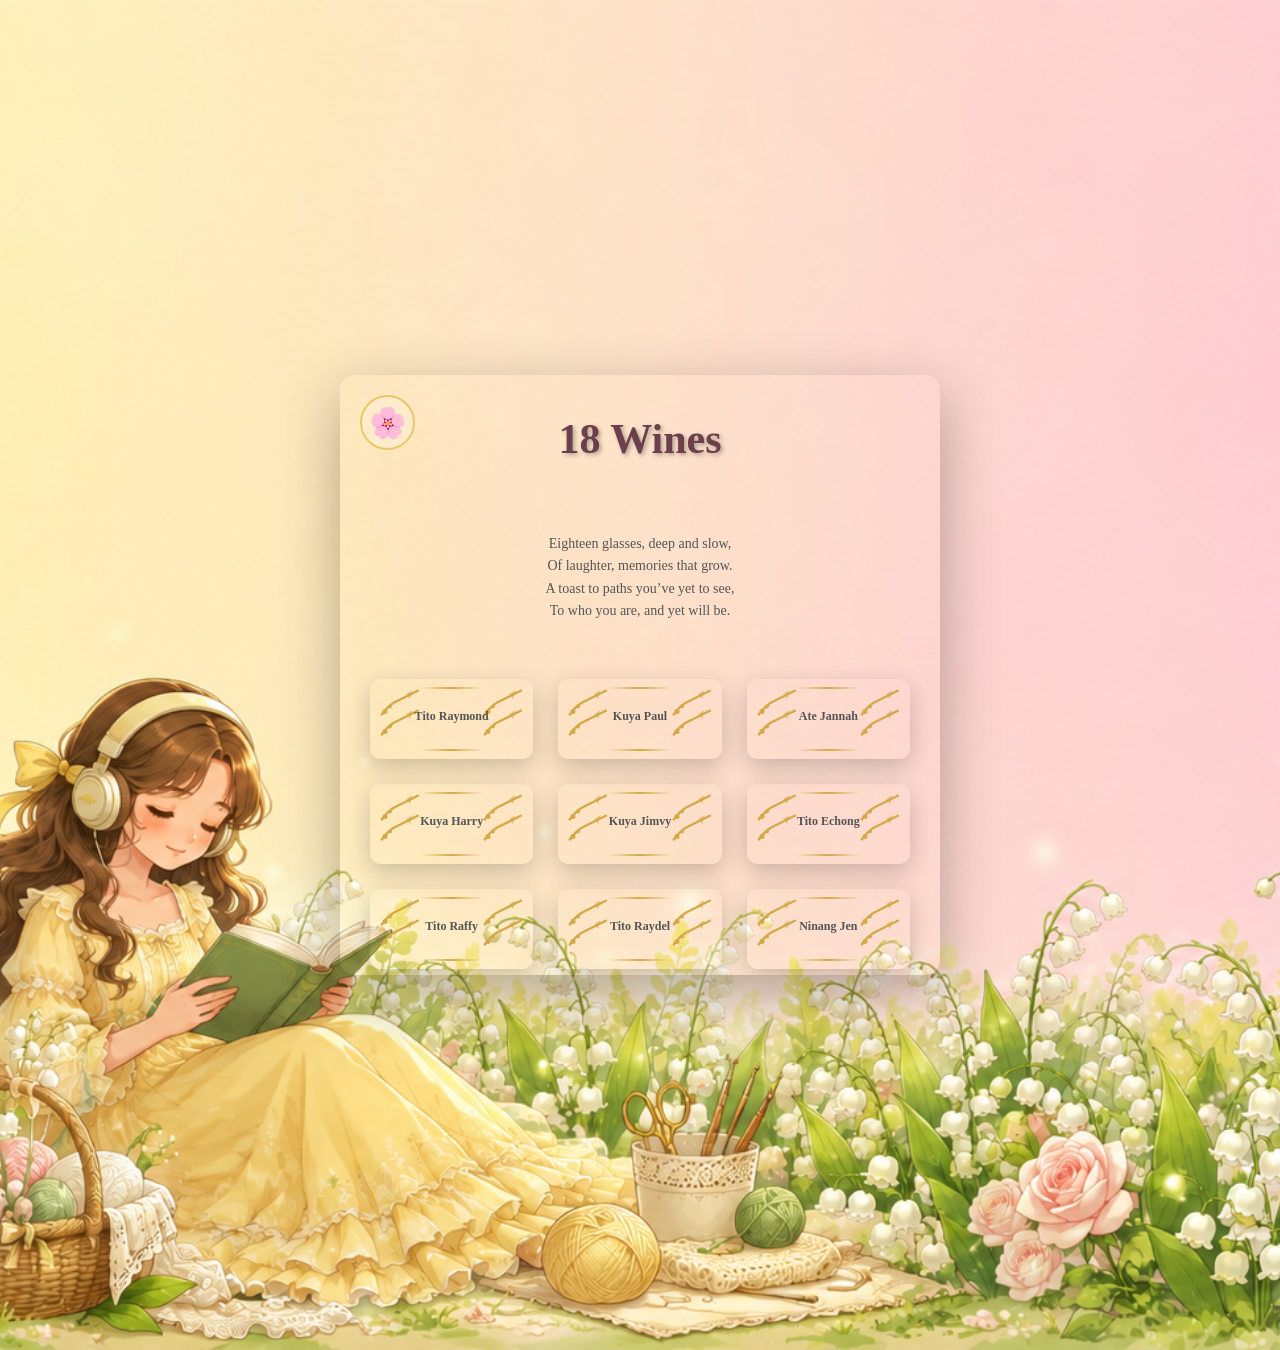
<file: wines.html>
<!DOCTYPE html>
<html lang="en">
<head>
    <meta charset="UTF-8">
    <meta name="viewport" content="width=device-width, initial-scale=1.0">
    <title>Guest List - 18th Birthday</title>
    <style>
        * {
    margin: 0;
    padding: 0;
    box-sizing: border-box;
}

body {
    font-family: 'Arial', sans-serif;
    background-image: url("garden.png");
    background-size: cover;
    background-position: center;
    background-repeat: no-repeat;
    height: 150vh;
    margin: 0;
    min-height: 100vh;
    padding: 40px 20px;

    opacity: 1;
    transition: opacity 0.5s ease, transform 0.5s ease;

    overflow-x: hidden;
}

.guests-container {
    max-width: 800px;
    margin: 0 auto;
}

.guests-title {
    text-align: center;
    color: #6b3f4c;
    font-size: 42px;
    margin-bottom: 50px;
    text-shadow: 2px 2px 4px rgba(0, 0, 0, 0.3);
}

.guests-list {
     display: grid;
    grid-template-columns: repeat(3, 1fr);
    gap: 25px;
}

.guest-card {
    position: relative;
background: transparent;
    border-radius: 10px;
    padding: 30px 20px;
    min-height: 80px;
    box-shadow: 0 8px 25px rgba(0, 0, 0, 0.2);
    transition: all 0.3s ease;

    animation: floatButton 3s ease-in-out infinite;
}

@keyframes floatButton {
    0% {
        transform: translateY(0px);
    }
    50% {
        transform: translateY(-6px);
    }
    100% {
        transform: translateY(0px);
    }
}

.guest-card:hover {
    transform: translateY(-5px);
    box-shadow: 0 12px 35px rgba(0, 0, 0, 0.3);
}

.ornamental-border {
    position: absolute;
    top: 0;
    left: 0;
    right: 0;
    bottom: 0;
    pointer-events: none;
}

/* Corner decorations */
.corner {
    position: absolute;
    width: 50px;
    height: 50px;
    color: #d4a949;
}

.corner-svg {
    width: 100%;
    height: 100%;
}

.top-left {
    top: 5px;
    left: 5px;
}

.top-right {
    top: 5px;
    right: 5px;
    transform: scaleX(-1);
}

.bottom-left {
    bottom: 5px;
    left: 5px;
    transform: scaleY(-1);
}

.bottom-right {
    bottom: 5px;
    right: 5px;
    transform: scaleX(-1) scaleY(-1);
}

/* Border lines */
.border-line {
    position: absolute;
    background: linear-gradient(90deg, transparent, #d4a949, transparent);
}

.horizontal-top {
    top: 8px;
    left: 50px;
    right: 50px;
    height: 2px;
}

.horizontal-bottom {
    bottom: 8px;
    left: 50px;
    right: 50px;
    height: 2px;
}

.vertical-left {
    left: 8px;
    top: 50px;
    bottom: 50px;
    width: 2px;
}

.vertical-right {
    right: 8px;
    top: 50px;
    bottom: 50px;
    width: 2px;
}

/* Guest content */
.guest-content {
    position: relative;
    z-index: 2;
    text-align: center;
}

.guest-name {
    color: #764ba2;
    font-size: 18px;
    font-weight: bold;
}

/* Responsive design */
@media (max-width: 600px) {
    .guests-title {
        font-size: 32px;
        margin-bottom: 30px;
    }

    .guest-card {
        padding: 25px 15px;
    }

    .corner {
        width: 40px;
        height: 40px;
    }

    .horizontal-top,
    .horizontal-bottom {
        left: 40px;
        right: 40px;
    }

    .vertical-left,
    .vertical-right {
        top: 40px;
        bottom: 40px;
    }

    .guest-name {
        font-size: 16px;
    }
}

* {
    margin: 0;
    padding: 0;
    box-sizing: border-box;
}

body {
    font-family: 'Georgia', serif;
    background-image: url("garden.png");
    background-size: cover;
    background-position: center;
    background-repeat: no-repeat;
    height: 150vh;
    margin: 0;
    min-height: 100vh;
    display: flex;
    justify-content: center;
    align-items: center;
    padding: 20px;
}

/* ========== ENVELOPE STYLES ========== */
.envelope-container {
    text-align: center;
}

.envelope {
    width: 300px;
    height: 200px;
    background: transparent;
    border: 3px solid #d4af37;
    border-radius: 5px;
    position: relative;
    cursor: pointer;
    transition: transform 0.3s ease, box-shadow 0.3s ease;
    box-shadow: 0 10px 30px rgba(0, 0, 0, 0.3);
    margin: 0 auto 30px;
}

.envelope:hover {
    transform: translateY(-5px);
    box-shadow: 0 15px 40px rgba(0, 0, 0, 0.4);
}

.envelope-flap {
    width: 0;
    height: 0;
    border-left: 150px solid transparent;
    border-right: 150px solid transparent;
    border-top: 100px solid #d4af37;
    position: absolute;
    top: 0;
    left: 0;
    transition: all 0.6s ease;
    transform-origin: top center;
}

.envelope.open .envelope-flap {
    border-top-color: #fff5e1;
    transform: rotateX(180deg);
}

.envelope-body {
    width: 100%;
    height: 100%;
    display: flex;
    justify-content: center;
    align-items: center;
    background: transparent;
}

.envelope-text {
    font-size: 28px;
    font-weight: bold;
    color: #d4af37;
    text-shadow: 2px 2px 4px rgba(0, 0, 0, 0.1);
    animation: float 3s ease-in-out infinite;
}

@keyframes float {
    0%, 100% { transform: translateY(0px); }
    50% { transform: translateY(-10px); }
}

.click-text {
    font-size: 16px;
    color: #ffffff;
    font-style: italic;
    animation: blink 2s infinite;
    margin-top: 20px;
}

@keyframes blink {
    0%, 100% { opacity: 1; }
    50% { opacity: 0.5; }
}

/* ========== CARDS STYLES ========== */
.cards-container {
    width: 100%;
    max-width: 600px;
    position: relative;
}

.card {
    background: transparent;
    border-radius: 15px;
    padding: 40px 30px;
    box-shadow: 0 20px 60px rgba(0, 0, 0, 0.3);
    position: absolute;
    width: 100%;
    opacity: 0;
    pointer-events: none;
    transition: opacity 0.4s ease, transform 0.4s ease;
    transform: scale(0.95);
    max-height: 600px;
    overflow-y: auto;

    /* animation */
    animation: slideLeft 1s ease;
}

/* animation keyframes */
@keyframes slideLeft{
    from{
        transform: translateX(-300px);
        opacity: 0;
    }

    to{
        transform: translateX(0);
        opacity: 1;
    }
}

.card.active {
    opacity: 1;
    pointer-events: auto;
    transform: scale(1);
    position: relative;
    width: 600px;
}

/* ========== CARD CONTENT ========== */
.card-content {
    text-align: center;
}

.card-title {
    font-size: 32px;
    color: #764ba2;
    margin-bottom: 20px;
    text-shadow: 1px 1px 2px rgba(0, 0, 0, 0.1);
}

.card-message {
    font-size: 16px;
    color: #555;
    margin-bottom: 15px;
}

.birthday-name {
    font-size: 36px;
    color: #d4af37;
    margin-bottom: 20px;
    font-style: italic;
}

.card-subtext {
    font-size: 18px;
    color: #764ba2;
    font-weight: bold;
    margin-bottom: 40px;
}

/* ========== NAVIGATION BUTTONS ========== */
.card-buttons {
    display: flex;
    flex-direction: column;
    gap: 15px;
    margin-top: 30px;
}

.nav-btn, .back-btn, .close-btn {
    padding: 12px 25px;
    font-size: 16px;
    border: none;
    border-radius: 8px;
    cursor: pointer;
    transition: all 0.3s ease;
    font-weight: bold;
}

.nav-btn {
    background: transparent;
    color: white;
    box-shadow: 0 5px 15px rgba(102, 126, 234, 0.4);
}

.nav-btn:hover {
    transform: translateY(-3px);
    box-shadow: 0 8px 20px rgba(102, 126, 234, 0.6);
}

.nav-btn:active {
    transform: translateY(-1px);
}

.back-btn {
    background: #f0f0f0;
    color: black;
    position: absolute;
    top: 15px;
    left: 15px;
    padding: 8px 15px;
    font-size: 14px;
    border: 2px solid #764ba2;
}

.back-btn:hover {
    background: #e0e0e0;
    transform: translateX(-3px);
}

.close-btn {
    background: transparent;
    color: #E8C86A;
    position: absolute;
    top: 15px;
    right: 15px;
    font-size: 24px;
    width: 40px;
    height: 40px;
    padding: 0;
    border: 2px solid #E8C86A;
    border-radius: 50%;
}

.close-btn:hover {
    background: #fff2b2;
    transform: rotate(360deg);
}

/* ========== GUESTS GRID ========== */
.guests-grid {
    display: grid;
    grid-template-columns: repeat(auto-fit, minmax(100px, 1fr));
    gap: 20px;
    margin-top: 30px;
    padding: 30px 0;
}

.guest-item {
    text-align: center;
}

.guest-avatar {
    width: 80px;
    height: 80px;
    background: linear-gradient(135deg, #667eea 0%, #764ba2 100%);
    border-radius: 50%;
    display: flex;
    justify-content: center;
    align-items: center;
    margin: 0 auto 10px;
    font-size: 24px;
    font-weight: bold;
    color: white;
    box-shadow: 0 5px 15px rgba(102, 126, 234, 0.4);
}

.guest-name {
    font-size: 12px;
    color: #555;
    word-break: break-word;
}

/* ========== ABOUT SECTION ========== */
.about-section {
    text-align: left;
    background: transparent;
    padding: 25px;
    border-radius: 10px;
    margin-top: 30px;
}

.about-text {
    font-size: 15px;
    color: #333;
    line-height: 1.8;
    margin-bottom: 20px;
}

.about-text:last-child {
    margin-bottom: 0;
}

/* ========== DETAILS SECTION ========== */
.details-section {
    display: grid;
    grid-template-columns: repeat(auto-fit, minmax(200px, 1fr));
    gap: 25px;
    margin-top: 30px;
}

.detail-item {
background: transparent;
        padding: 20px;
    border-radius: 10px;
    text-align: center;
    box-shadow: #333;
}

.detail-item h3 {
    font-size: 18px;
    color: #764ba2;
    margin-bottom: 10px;
}

.detail-item p {
    font-size: 14px;
    color: #555;
    line-height: 1.6;
}

/* ========== SCROLLBAR STYLING ========== */
.card::-webkit-scrollbar {
    width: 6px;
}

.card::-webkit-scrollbar-track {
    background: #f1f1f1;
    border-radius: 10px;
}

.card::-webkit-scrollbar-thumb {
    background: #764ba2;
    border-radius: 10px;
}

.card::-webkit-scrollbar-thumb:hover {
    background: #667eea;
}

/* ========== RESPONSIVE DESIGN ========== */
@media (max-width: 768px) {
    .card {
        padding: 30px 20px;
    }

    .card-title {
        font-size: 24px;
    }

    .birthday-name {
        font-size: 28px;
    }

    .guests-grid {
        grid-template-columns: repeat(auto-fit, minmax(80px, 1fr));
        gap: 15px;
    }

    .guest-avatar {
        width: 60px;
        height: 60px;
        font-size: 18px;
    }

    .details-section {
        grid-template-columns: 1fr;
    }

    .envelope {
        width: 250px;
        height: 170px;
    }

    .envelope-flap {
        border-left: 125px solid transparent;
        border-right: 125px solid transparent;
        border-top: 85px solid #d4af37;
    }
}

@media (max-width: 480px) {
    body {
        padding: 10px;
    }

    .envelope {
        width: 220px;
        height: 150px;
    }

    .envelope-flap {
        border-left: 110px solid transparent;
        border-right: 110px solid transparent;
        border-top: 75px solid #d4af37;
    }

    .envelope-text {
        font-size: 20px;
    }

    .card {
        padding: 25px 15px;
        max-height: 500px;
    }

    .card-title {
        font-size: 20px;
    }

    .birthday-name {
        font-size: 24px;
    }

    .nav-btn {
        font-size: 14px;
        padding: 10px 20px;
    }

    .guests-grid {
        grid-template-columns: repeat(3, 1fr);
        gap: 10px;
    }

    .guest-name {
        font-size: 10px;
    }
}

@media (max-width: 768px) {
    .guests-list {
        grid-template-columns: repeat(2, 1fr);
    }
}

@media (max-width: 480px) {
    .guests-list {
        grid-template-columns: 1fr;
    }
}

.btn {
    display: flex;
    flex-direction: column;
    gap: 15px;
    margin-top: 30px;
    
}

.back-btn {
    padding: 12px 25px;
    font-size: 16px;
    border: none;
    border-radius: 8px;
    cursor: pointer;
    transition: transform 0.3s ease, box-shadow 0.3s ease;
    font-weight: bold;
}

.close-btn {
    position: fixed;
    top: 20px;
    left: 20px;

    width: 55px;
    height: 55px;

    display: flex;
    align-items: center;
    justify-content: center;

    border-radius: 50%;
    text-decoration: none;

    background: rgba(255,255,255,0.2);
    backdrop-filter: blur(8px);

    color: #E8C86A;
    font-size:30px;
    font-weight: bold;

    border: 2px solid #E8C86A;

    transition: all 0.4s ease;
}

.back-btn:hover {
    transform: scale(1.08);
    box-shadow: 0 8px 20px rgba(102, 126, 234, 0.4);
}

/* EXIT ANIMATION */
.fade-out {
    opacity: 0;
    transform: translateX(-80px);
}

/* ENTER ANIMATION */
.fade-in {
    opacity: 0;
    transform: translateX(80px);
}

.fade-in-active {
    opacity: 1;
    transform: translateX(0);
}
    </style>
</head>
<body>
    <div class="card active">
    <a href="eighteenth.html" class="close-btn" target=_self title="Back to 18s">🌸</a>
    <div class="card-content">
    <div class="guests-container">
        <h1 class="guests-title">18 Wines</h1>
        
          <div class="details-section">
                    <div class="detail-item">
                        <p>Eighteen glasses, deep and slow,<br>
            Of laughter, memories that grow.<br>
            A toast to paths you’ve yet to see,<br>
            To who you are, and yet will be.</p>
                    </div>
            </div>

        
<br>
<br>
        <div class="guests-list">
            <!-- Guest 1 -->
            <div class="guest-card">
                <div class="ornamental-border">
                    <div class="corner top-left">
                        <svg viewBox="0 0 40 40" class="corner-svg">
                            <path d="M 35 5 Q 25 10 15 15 Q 10 18 5 25" fill="none" stroke="currentColor" stroke-width="2"/>
                            <circle cx="8" cy="22" r="2" fill="currentColor"/>
                            <circle cx="12" cy="18" r="1.5" fill="currentColor"/>
                            <path d="M 25 8 L 30 5 L 28 12" fill="currentColor" opacity="0.6"/>
                        </svg>
                    </div>
                    <div class="corner top-right">
                        <svg viewBox="0 0 40 40" class="corner-svg">
                            <path d="M 5 5 Q 15 10 25 15 Q 30 18 35 25" fill="none" stroke="currentColor" stroke-width="2"/>
                            <circle cx="32" cy="22" r="2" fill="currentColor"/>
                            <circle cx="28" cy="18" r="1.5" fill="currentColor"/>
                            <path d="M 15 8 L 10 5 L 12 12" fill="currentColor" opacity="0.6"/>
                        </svg>
                    </div>
                    <div class="corner bottom-left">
                        <svg viewBox="0 0 40 40" class="corner-svg">
                            <path d="M 35 35 Q 25 30 15 25 Q 10 22 5 15" fill="none" stroke="currentColor" stroke-width="2"/>
                            <circle cx="8" cy="18" r="2" fill="currentColor"/>
                            <circle cx="12" cy="22" r="1.5" fill="currentColor"/>
                            <path d="M 25 32 L 30 35 L 28 28" fill="currentColor" opacity="0.6"/>
                        </svg>
                    </div>
                    <div class="corner bottom-right">
                        <svg viewBox="0 0 40 40" class="corner-svg">
                            <path d="M 5 35 Q 15 30 25 25 Q 30 22 35 15" fill="none" stroke="currentColor" stroke-width="2"/>
                            <circle cx="32" cy="18" r="2" fill="currentColor"/>
                            <circle cx="28" cy="22" r="1.5" fill="currentColor"/>
                            <path d="M 15 32 L 10 35 L 12 28" fill="currentColor" opacity="0.6"/>
                        </svg>
                    </div>
                    <div class="border-line horizontal-top"></div>
                    <div class="border-line horizontal-bottom"></div>
                    <div class="border-line vertical-left"></div>
                    <div class="border-line vertical-right"></div>
                </div>
                <div class="guest-content">
                    <p class="guest-name">Tito Raymond</p>
                </div>
            </div>
        
            <!-- Guest 2 -->
            <div class="guest-card">
                <div class="ornamental-border">
                    <div class="corner top-left">
                        <svg viewBox="0 0 40 40" class="corner-svg">
                            <path d="M 35 5 Q 25 10 15 15 Q 10 18 5 25" fill="none" stroke="currentColor" stroke-width="2"/>
                            <circle cx="8" cy="22" r="2" fill="currentColor"/>
                            <circle cx="12" cy="18" r="1.5" fill="currentColor"/>
                            <path d="M 25 8 L 30 5 L 28 12" fill="currentColor" opacity="0.6"/>
                        </svg>
                    </div>
                    <div class="corner top-right">
                        <svg viewBox="0 0 40 40" class="corner-svg">
                            <path d="M 5 5 Q 15 10 25 15 Q 30 18 35 25" fill="none" stroke="currentColor" stroke-width="2"/>
                            <circle cx="32" cy="22" r="2" fill="currentColor"/>
                            <circle cx="28" cy="18" r="1.5" fill="currentColor"/>
                            <path d="M 15 8 L 10 5 L 12 12" fill="currentColor" opacity="0.6"/>
                        </svg>
                    </div>
                    <div class="corner bottom-left">
                        <svg viewBox="0 0 40 40" class="corner-svg">
                            <path d="M 35 35 Q 25 30 15 25 Q 10 22 5 15" fill="none" stroke="currentColor" stroke-width="2"/>
                            <circle cx="8" cy="18" r="2" fill="currentColor"/>
                            <circle cx="12" cy="22" r="1.5" fill="currentColor"/>
                            <path d="M 25 32 L 30 35 L 28 28" fill="currentColor" opacity="0.6"/>
                        </svg>
                    </div>
                    <div class="corner bottom-right">
                        <svg viewBox="0 0 40 40" class="corner-svg">
                            <path d="M 5 35 Q 15 30 25 25 Q 30 22 35 15" fill="none" stroke="currentColor" stroke-width="2"/>
                            <circle cx="32" cy="18" r="2" fill="currentColor"/>
                            <circle cx="28" cy="22" r="1.5" fill="currentColor"/>
                            <path d="M 15 32 L 10 35 L 12 28" fill="currentColor" opacity="0.6"/>
                        </svg>
                    </div>
                    <div class="border-line horizontal-top"></div>
                    <div class="border-line horizontal-bottom"></div>
                    <div class="border-line vertical-left"></div>
                    <div class="border-line vertical-right"></div>
                </div>
                <div class="guest-content">
                    <p class="guest-name">Kuya Paul</p>
                </div>
            </div>

            <!-- Guest 3 -->
            <div class="guest-card">
                <div class="ornamental-border">
                    <div class="corner top-left">
                        <svg viewBox="0 0 40 40" class="corner-svg">
                            <path d="M 35 5 Q 25 10 15 15 Q 10 18 5 25" fill="none" stroke="currentColor" stroke-width="2"/>
                            <circle cx="8" cy="22" r="2" fill="currentColor"/>
                            <circle cx="12" cy="18" r="1.5" fill="currentColor"/>
                            <path d="M 25 8 L 30 5 L 28 12" fill="currentColor" opacity="0.6"/>
                        </svg>
                    </div>
                    <div class="corner top-right">
                        <svg viewBox="0 0 40 40" class="corner-svg">
                            <path d="M 5 5 Q 15 10 25 15 Q 30 18 35 25" fill="none" stroke="currentColor" stroke-width="2"/>
                            <circle cx="32" cy="22" r="2" fill="currentColor"/>
                            <circle cx="28" cy="18" r="1.5" fill="currentColor"/>
                            <path d="M 15 8 L 10 5 L 12 12" fill="currentColor" opacity="0.6"/>
                        </svg>
                    </div>
                    <div class="corner bottom-left">
                        <svg viewBox="0 0 40 40" class="corner-svg">
                            <path d="M 35 35 Q 25 30 15 25 Q 10 22 5 15" fill="none" stroke="currentColor" stroke-width="2"/>
                            <circle cx="8" cy="18" r="2" fill="currentColor"/>
                            <circle cx="12" cy="22" r="1.5" fill="currentColor"/>
                            <path d="M 25 32 L 30 35 L 28 28" fill="currentColor" opacity="0.6"/>
                        </svg>
                    </div>
                    <div class="corner bottom-right">
                        <svg viewBox="0 0 40 40" class="corner-svg">
                            <path d="M 5 35 Q 15 30 25 25 Q 30 22 35 15" fill="none" stroke="currentColor" stroke-width="2"/>
                            <circle cx="32" cy="18" r="2" fill="currentColor"/>
                            <circle cx="28" cy="22" r="1.5" fill="currentColor"/>
                            <path d="M 15 32 L 10 35 L 12 28" fill="currentColor" opacity="0.6"/>
                        </svg>
                    </div>
                    <div class="border-line horizontal-top"></div>
                    <div class="border-line horizontal-bottom"></div>
                    <div class="border-line vertical-left"></div>
                    <div class="border-line vertical-right"></div>
                </div>
                <div class="guest-content">
                    <p class="guest-name">Ate Jannah</p>
                </div>
            </div>

            <!-- Guest 4 -->
            <div class="guest-card">
                <div class="ornamental-border">
                    <div class="corner top-left">
                        <svg viewBox="0 0 40 40" class="corner-svg">
                            <path d="M 35 5 Q 25 10 15 15 Q 10 18 5 25" fill="none" stroke="currentColor" stroke-width="2"/>
                            <circle cx="8" cy="22" r="2" fill="currentColor"/>
                            <circle cx="12" cy="18" r="1.5" fill="currentColor"/>
                            <path d="M 25 8 L 30 5 L 28 12" fill="currentColor" opacity="0.6"/>
                        </svg>
                    </div>
                    <div class="corner top-right">
                        <svg viewBox="0 0 40 40" class="corner-svg">
                            <path d="M 5 5 Q 15 10 25 15 Q 30 18 35 25" fill="none" stroke="currentColor" stroke-width="2"/>
                            <circle cx="32" cy="22" r="2" fill="currentColor"/>
                            <circle cx="28" cy="18" r="1.5" fill="currentColor"/>
                            <path d="M 15 8 L 10 5 L 12 12" fill="currentColor" opacity="0.6"/>
                        </svg>
                    </div>
                    <div class="corner bottom-left">
                        <svg viewBox="0 0 40 40" class="corner-svg">
                            <path d="M 35 35 Q 25 30 15 25 Q 10 22 5 15" fill="none" stroke="currentColor" stroke-width="2"/>
                            <circle cx="8" cy="18" r="2" fill="currentColor"/>
                            <circle cx="12" cy="22" r="1.5" fill="currentColor"/>
                            <path d="M 25 32 L 30 35 L 28 28" fill="currentColor" opacity="0.6"/>
                        </svg>
                    </div>
                    <div class="corner bottom-right">
                        <svg viewBox="0 0 40 40" class="corner-svg">
                            <path d="M 5 35 Q 15 30 25 25 Q 30 22 35 15" fill="none" stroke="currentColor" stroke-width="2"/>
                            <circle cx="32" cy="18" r="2" fill="currentColor"/>
                            <circle cx="28" cy="22" r="1.5" fill="currentColor"/>
                            <path d="M 15 32 L 10 35 L 12 28" fill="currentColor" opacity="0.6"/>
                        </svg>
                    </div>
                    <div class="border-line horizontal-top"></div>
                    <div class="border-line horizontal-bottom"></div>
                    <div class="border-line vertical-left"></div>
                    <div class="border-line vertical-right"></div>
                </div>
                <div class="guest-content">
                    <p class="guest-name">Kuya Harry</p>
                </div>
            </div>

            <!-- Guest 5 -->
            <div class="guest-card">
                <div class="ornamental-border">
                    <div class="corner top-left">
                        <svg viewBox="0 0 40 40" class="corner-svg">
                            <path d="M 35 5 Q 25 10 15 15 Q 10 18 5 25" fill="none" stroke="currentColor" stroke-width="2"/>
                            <circle cx="8" cy="22" r="2" fill="currentColor"/>
                            <circle cx="12" cy="18" r="1.5" fill="currentColor"/>
                            <path d="M 25 8 L 30 5 L 28 12" fill="currentColor" opacity="0.6"/>
                        </svg>
                    </div>
                    <div class="corner top-right">
                        <svg viewBox="0 0 40 40" class="corner-svg">
                            <path d="M 5 5 Q 15 10 25 15 Q 30 18 35 25" fill="none" stroke="currentColor" stroke-width="2"/>
                            <circle cx="32" cy="22" r="2" fill="currentColor"/>
                            <circle cx="28" cy="18" r="1.5" fill="currentColor"/>
                            <path d="M 15 8 L 10 5 L 12 12" fill="currentColor" opacity="0.6"/>
                        </svg>
                    </div>
                    <div class="corner bottom-left">
                        <svg viewBox="0 0 40 40" class="corner-svg">
                            <path d="M 35 35 Q 25 30 15 25 Q 10 22 5 15" fill="none" stroke="currentColor" stroke-width="2"/>
                            <circle cx="8" cy="18" r="2" fill="currentColor"/>
                            <circle cx="12" cy="22" r="1.5" fill="currentColor"/>
                            <path d="M 25 32 L 30 35 L 28 28" fill="currentColor" opacity="0.6"/>
                        </svg>
                    </div>
                    <div class="corner bottom-right">
                        <svg viewBox="0 0 40 40" class="corner-svg">
                            <path d="M 5 35 Q 15 30 25 25 Q 30 22 35 15" fill="none" stroke="currentColor" stroke-width="2"/>
                            <circle cx="32" cy="18" r="2" fill="currentColor"/>
                            <circle cx="28" cy="22" r="1.5" fill="currentColor"/>
                            <path d="M 15 32 L 10 35 L 12 28" fill="currentColor" opacity="0.6"/>
                        </svg>
                    </div>
                    <div class="border-line horizontal-top"></div>
                    <div class="border-line horizontal-bottom"></div>
                    <div class="border-line vertical-left"></div>
                    <div class="border-line vertical-right"></div>
                </div>
                <div class="guest-content">
                    <p class="guest-name">Kuya Jimvy</p>
                </div>
            </div>

            <!-- Guest 6 -->
            <div class="guest-card">
                <div class="ornamental-border">
                    <div class="corner top-left">
                        <svg viewBox="0 0 40 40" class="corner-svg">
                            <path d="M 35 5 Q 25 10 15 15 Q 10 18 5 25" fill="none" stroke="currentColor" stroke-width="2"/>
                            <circle cx="8" cy="22" r="2" fill="currentColor"/>
                            <circle cx="12" cy="18" r="1.5" fill="currentColor"/>
                            <path d="M 25 8 L 30 5 L 28 12" fill="currentColor" opacity="0.6"/>
                        </svg>
                    </div>
                    <div class="corner top-right">
                        <svg viewBox="0 0 40 40" class="corner-svg">
                            <path d="M 5 5 Q 15 10 25 15 Q 30 18 35 25" fill="none" stroke="currentColor" stroke-width="2"/>
                            <circle cx="32" cy="22" r="2" fill="currentColor"/>
                            <circle cx="28" cy="18" r="1.5" fill="currentColor"/>
                            <path d="M 15 8 L 10 5 L 12 12" fill="currentColor" opacity="0.6"/>
                        </svg>
                    </div>
                    <div class="corner bottom-left">
                        <svg viewBox="0 0 40 40" class="corner-svg">
                            <path d="M 35 35 Q 25 30 15 25 Q 10 22 5 15" fill="none" stroke="currentColor" stroke-width="2"/>
                            <circle cx="8" cy="18" r="2" fill="currentColor"/>
                            <circle cx="12" cy="22" r="1.5" fill="currentColor"/>
                            <path d="M 25 32 L 30 35 L 28 28" fill="currentColor" opacity="0.6"/>
                        </svg>
                    </div>
                    <div class="corner bottom-right">
                        <svg viewBox="0 0 40 40" class="corner-svg">
                            <path d="M 5 35 Q 15 30 25 25 Q 30 22 35 15" fill="none" stroke="currentColor" stroke-width="2"/>
                            <circle cx="32" cy="18" r="2" fill="currentColor"/>
                            <circle cx="28" cy="22" r="1.5" fill="currentColor"/>
                            <path d="M 15 32 L 10 35 L 12 28" fill="currentColor" opacity="0.6"/>
                        </svg>
                    </div>
                    <div class="border-line horizontal-top"></div>
                    <div class="border-line horizontal-bottom"></div>
                    <div class="border-line vertical-left"></div>
                    <div class="border-line vertical-right"></div>
                </div>
                <div class="guest-content">
                    <p class="guest-name">Tito Echong</p>
                </div>
            </div>

            <!-- Guest 6 -->
            <div class="guest-card">
                <div class="ornamental-border">
                    <div class="corner top-left">
                        <svg viewBox="0 0 40 40" class="corner-svg">
                            <path d="M 35 5 Q 25 10 15 15 Q 10 18 5 25" fill="none" stroke="currentColor" stroke-width="2"/>
                            <circle cx="8" cy="22" r="2" fill="currentColor"/>
                            <circle cx="12" cy="18" r="1.5" fill="currentColor"/>
                            <path d="M 25 8 L 30 5 L 28 12" fill="currentColor" opacity="0.6"/>
                        </svg>
                    </div>
                    <div class="corner top-right">
                        <svg viewBox="0 0 40 40" class="corner-svg">
                            <path d="M 5 5 Q 15 10 25 15 Q 30 18 35 25" fill="none" stroke="currentColor" stroke-width="2"/>
                            <circle cx="32" cy="22" r="2" fill="currentColor"/>
                            <circle cx="28" cy="18" r="1.5" fill="currentColor"/>
                            <path d="M 15 8 L 10 5 L 12 12" fill="currentColor" opacity="0.6"/>
                        </svg>
                    </div>
                    <div class="corner bottom-left">
                        <svg viewBox="0 0 40 40" class="corner-svg">
                            <path d="M 35 35 Q 25 30 15 25 Q 10 22 5 15" fill="none" stroke="currentColor" stroke-width="2"/>
                            <circle cx="8" cy="18" r="2" fill="currentColor"/>
                            <circle cx="12" cy="22" r="1.5" fill="currentColor"/>
                            <path d="M 25 32 L 30 35 L 28 28" fill="currentColor" opacity="0.6"/>
                        </svg>
                    </div>
                    <div class="corner bottom-right">
                        <svg viewBox="0 0 40 40" class="corner-svg">
                            <path d="M 5 35 Q 15 30 25 25 Q 30 22 35 15" fill="none" stroke="currentColor" stroke-width="2"/>
                            <circle cx="32" cy="18" r="2" fill="currentColor"/>
                            <circle cx="28" cy="22" r="1.5" fill="currentColor"/>
                            <path d="M 15 32 L 10 35 L 12 28" fill="currentColor" opacity="0.6"/>
                        </svg>
                    </div>
                    <div class="border-line horizontal-top"></div>
                    <div class="border-line horizontal-bottom"></div>
                    <div class="border-line vertical-left"></div>
                    <div class="border-line vertical-right"></div>
                </div>
                <div class="guest-content">
                    <p class="guest-name">Tito Raffy</p>
                </div>
            </div>

            <!-- Guest 6 -->
            <div class="guest-card">
                <div class="ornamental-border">
                    <div class="corner top-left">
                        <svg viewBox="0 0 40 40" class="corner-svg">
                            <path d="M 35 5 Q 25 10 15 15 Q 10 18 5 25" fill="none" stroke="currentColor" stroke-width="2"/>
                            <circle cx="8" cy="22" r="2" fill="currentColor"/>
                            <circle cx="12" cy="18" r="1.5" fill="currentColor"/>
                            <path d="M 25 8 L 30 5 L 28 12" fill="currentColor" opacity="0.6"/>
                        </svg>
                    </div>
                    <div class="corner top-right">
                        <svg viewBox="0 0 40 40" class="corner-svg">
                            <path d="M 5 5 Q 15 10 25 15 Q 30 18 35 25" fill="none" stroke="currentColor" stroke-width="2"/>
                            <circle cx="32" cy="22" r="2" fill="currentColor"/>
                            <circle cx="28" cy="18" r="1.5" fill="currentColor"/>
                            <path d="M 15 8 L 10 5 L 12 12" fill="currentColor" opacity="0.6"/>
                        </svg>
                    </div>
                    <div class="corner bottom-left">
                        <svg viewBox="0 0 40 40" class="corner-svg">
                            <path d="M 35 35 Q 25 30 15 25 Q 10 22 5 15" fill="none" stroke="currentColor" stroke-width="2"/>
                            <circle cx="8" cy="18" r="2" fill="currentColor"/>
                            <circle cx="12" cy="22" r="1.5" fill="currentColor"/>
                            <path d="M 25 32 L 30 35 L 28 28" fill="currentColor" opacity="0.6"/>
                        </svg>
                    </div>
                    <div class="corner bottom-right">
                        <svg viewBox="0 0 40 40" class="corner-svg">
                            <path d="M 5 35 Q 15 30 25 25 Q 30 22 35 15" fill="none" stroke="currentColor" stroke-width="2"/>
                            <circle cx="32" cy="18" r="2" fill="currentColor"/>
                            <circle cx="28" cy="22" r="1.5" fill="currentColor"/>
                            <path d="M 15 32 L 10 35 L 12 28" fill="currentColor" opacity="0.6"/>
                        </svg>
                    </div>
                    <div class="border-line horizontal-top"></div>
                    <div class="border-line horizontal-bottom"></div>
                    <div class="border-line vertical-left"></div>
                    <div class="border-line vertical-right"></div>
                </div>
                <div class="guest-content">
                    <p class="guest-name">Tito Raydel</p>
                </div>
            </div>

            <!-- Guest 6 -->
            <div class="guest-card">
                <div class="ornamental-border">
                    <div class="corner top-left">
                        <svg viewBox="0 0 40 40" class="corner-svg">
                            <path d="M 35 5 Q 25 10 15 15 Q 10 18 5 25" fill="none" stroke="currentColor" stroke-width="2"/>
                            <circle cx="8" cy="22" r="2" fill="currentColor"/>
                            <circle cx="12" cy="18" r="1.5" fill="currentColor"/>
                            <path d="M 25 8 L 30 5 L 28 12" fill="currentColor" opacity="0.6"/>
                        </svg>
                    </div>
                    <div class="corner top-right">
                        <svg viewBox="0 0 40 40" class="corner-svg">
                            <path d="M 5 5 Q 15 10 25 15 Q 30 18 35 25" fill="none" stroke="currentColor" stroke-width="2"/>
                            <circle cx="32" cy="22" r="2" fill="currentColor"/>
                            <circle cx="28" cy="18" r="1.5" fill="currentColor"/>
                            <path d="M 15 8 L 10 5 L 12 12" fill="currentColor" opacity="0.6"/>
                        </svg>
                    </div>
                    <div class="corner bottom-left">
                        <svg viewBox="0 0 40 40" class="corner-svg">
                            <path d="M 35 35 Q 25 30 15 25 Q 10 22 5 15" fill="none" stroke="currentColor" stroke-width="2"/>
                            <circle cx="8" cy="18" r="2" fill="currentColor"/>
                            <circle cx="12" cy="22" r="1.5" fill="currentColor"/>
                            <path d="M 25 32 L 30 35 L 28 28" fill="currentColor" opacity="0.6"/>
                        </svg>
                    </div>
                    <div class="corner bottom-right">
                        <svg viewBox="0 0 40 40" class="corner-svg">
                            <path d="M 5 35 Q 15 30 25 25 Q 30 22 35 15" fill="none" stroke="currentColor" stroke-width="2"/>
                            <circle cx="32" cy="18" r="2" fill="currentColor"/>
                            <circle cx="28" cy="22" r="1.5" fill="currentColor"/>
                            <path d="M 15 32 L 10 35 L 12 28" fill="currentColor" opacity="0.6"/>
                        </svg>
                    </div>
                    <div class="border-line horizontal-top"></div>
                    <div class="border-line horizontal-bottom"></div>
                    <div class="border-line vertical-left"></div>
                    <div class="border-line vertical-right"></div>
                </div>
                <div class="guest-content">
                    <p class="guest-name">Ninang Jen</p>
                </div>
            </div>

            <!-- Guest 6 -->
            <div class="guest-card">
                <div class="ornamental-border">
                    <div class="corner top-left">
                        <svg viewBox="0 0 40 40" class="corner-svg">
                            <path d="M 35 5 Q 25 10 15 15 Q 10 18 5 25" fill="none" stroke="currentColor" stroke-width="2"/>
                            <circle cx="8" cy="22" r="2" fill="currentColor"/>
                            <circle cx="12" cy="18" r="1.5" fill="currentColor"/>
                            <path d="M 25 8 L 30 5 L 28 12" fill="currentColor" opacity="0.6"/>
                        </svg>
                    </div>
                    <div class="corner top-right">
                        <svg viewBox="0 0 40 40" class="corner-svg">
                            <path d="M 5 5 Q 15 10 25 15 Q 30 18 35 25" fill="none" stroke="currentColor" stroke-width="2"/>
                            <circle cx="32" cy="22" r="2" fill="currentColor"/>
                            <circle cx="28" cy="18" r="1.5" fill="currentColor"/>
                            <path d="M 15 8 L 10 5 L 12 12" fill="currentColor" opacity="0.6"/>
                        </svg>
                    </div>
                    <div class="corner bottom-left">
                        <svg viewBox="0 0 40 40" class="corner-svg">
                            <path d="M 35 35 Q 25 30 15 25 Q 10 22 5 15" fill="none" stroke="currentColor" stroke-width="2"/>
                            <circle cx="8" cy="18" r="2" fill="currentColor"/>
                            <circle cx="12" cy="22" r="1.5" fill="currentColor"/>
                            <path d="M 25 32 L 30 35 L 28 28" fill="currentColor" opacity="0.6"/>
                        </svg>
                    </div>
                    <div class="corner bottom-right">
                        <svg viewBox="0 0 40 40" class="corner-svg">
                            <path d="M 5 35 Q 15 30 25 25 Q 30 22 35 15" fill="none" stroke="currentColor" stroke-width="2"/>
                            <circle cx="32" cy="18" r="2" fill="currentColor"/>
                            <circle cx="28" cy="22" r="1.5" fill="currentColor"/>
                            <path d="M 15 32 L 10 35 L 12 28" fill="currentColor" opacity="0.6"/>
                        </svg>
                    </div>
                    <div class="border-line horizontal-top"></div>
                    <div class="border-line horizontal-bottom"></div>
                    <div class="border-line vertical-left"></div>
                    <div class="border-line vertical-right"></div>
                </div>
                <div class="guest-content">
                    <p class="guest-name">Tita Ingkis</p>
                </div>
            </div>

            <!-- Guest 6 -->
            <div class="guest-card">
                <div class="ornamental-border">
                    <div class="corner top-left">
                        <svg viewBox="0 0 40 40" class="corner-svg">
                            <path d="M 35 5 Q 25 10 15 15 Q 10 18 5 25" fill="none" stroke="currentColor" stroke-width="2"/>
                            <circle cx="8" cy="22" r="2" fill="currentColor"/>
                            <circle cx="12" cy="18" r="1.5" fill="currentColor"/>
                            <path d="M 25 8 L 30 5 L 28 12" fill="currentColor" opacity="0.6"/>
                        </svg>
                    </div>
                    <div class="corner top-right">
                        <svg viewBox="0 0 40 40" class="corner-svg">
                            <path d="M 5 5 Q 15 10 25 15 Q 30 18 35 25" fill="none" stroke="currentColor" stroke-width="2"/>
                            <circle cx="32" cy="22" r="2" fill="currentColor"/>
                            <circle cx="28" cy="18" r="1.5" fill="currentColor"/>
                            <path d="M 15 8 L 10 5 L 12 12" fill="currentColor" opacity="0.6"/>
                        </svg>
                    </div>
                    <div class="corner bottom-left">
                        <svg viewBox="0 0 40 40" class="corner-svg">
                            <path d="M 35 35 Q 25 30 15 25 Q 10 22 5 15" fill="none" stroke="currentColor" stroke-width="2"/>
                            <circle cx="8" cy="18" r="2" fill="currentColor"/>
                            <circle cx="12" cy="22" r="1.5" fill="currentColor"/>
                            <path d="M 25 32 L 30 35 L 28 28" fill="currentColor" opacity="0.6"/>
                        </svg>
                    </div>
                    <div class="corner bottom-right">
                        <svg viewBox="0 0 40 40" class="corner-svg">
                            <path d="M 5 35 Q 15 30 25 25 Q 30 22 35 15" fill="none" stroke="currentColor" stroke-width="2"/>
                            <circle cx="32" cy="18" r="2" fill="currentColor"/>
                            <circle cx="28" cy="22" r="1.5" fill="currentColor"/>
                            <path d="M 15 32 L 10 35 L 12 28" fill="currentColor" opacity="0.6"/>
                        </svg>
                    </div>
                    <div class="border-line horizontal-top"></div>
                    <div class="border-line horizontal-bottom"></div>
                    <div class="border-line vertical-left"></div>
                    <div class="border-line vertical-right"></div>
                </div>
                <div class="guest-content">
                    <p class="guest-name">Tita Vicky</p>
                </div>
            </div>

            <!-- Guest 6 -->
            <div class="guest-card">
                <div class="ornamental-border">
                    <div class="corner top-left">
                        <svg viewBox="0 0 40 40" class="corner-svg">
                            <path d="M 35 5 Q 25 10 15 15 Q 10 18 5 25" fill="none" stroke="currentColor" stroke-width="2"/>
                            <circle cx="8" cy="22" r="2" fill="currentColor"/>
                            <circle cx="12" cy="18" r="1.5" fill="currentColor"/>
                            <path d="M 25 8 L 30 5 L 28 12" fill="currentColor" opacity="0.6"/>
                        </svg>
                    </div>
                    <div class="corner top-right">
                        <svg viewBox="0 0 40 40" class="corner-svg">
                            <path d="M 5 5 Q 15 10 25 15 Q 30 18 35 25" fill="none" stroke="currentColor" stroke-width="2"/>
                            <circle cx="32" cy="22" r="2" fill="currentColor"/>
                            <circle cx="28" cy="18" r="1.5" fill="currentColor"/>
                            <path d="M 15 8 L 10 5 L 12 12" fill="currentColor" opacity="0.6"/>
                        </svg>
                    </div>
                    <div class="corner bottom-left">
                        <svg viewBox="0 0 40 40" class="corner-svg">
                            <path d="M 35 35 Q 25 30 15 25 Q 10 22 5 15" fill="none" stroke="currentColor" stroke-width="2"/>
                            <circle cx="8" cy="18" r="2" fill="currentColor"/>
                            <circle cx="12" cy="22" r="1.5" fill="currentColor"/>
                            <path d="M 25 32 L 30 35 L 28 28" fill="currentColor" opacity="0.6"/>
                        </svg>
                    </div>
                    <div class="corner bottom-right">
                        <svg viewBox="0 0 40 40" class="corner-svg">
                            <path d="M 5 35 Q 15 30 25 25 Q 30 22 35 15" fill="none" stroke="currentColor" stroke-width="2"/>
                            <circle cx="32" cy="18" r="2" fill="currentColor"/>
                            <circle cx="28" cy="22" r="1.5" fill="currentColor"/>
                            <path d="M 15 32 L 10 35 L 12 28" fill="currentColor" opacity="0.6"/>
                        </svg>
                    </div>
                    <div class="border-line horizontal-top"></div>
                    <div class="border-line horizontal-bottom"></div>
                    <div class="border-line vertical-left"></div>
                    <div class="border-line vertical-right"></div>
                </div>
                <div class="guest-content">
                    <p class="guest-name">Ate Princess</p>
                </div>
            </div>

            <!-- Guest 6 -->
            <div class="guest-card">
                <div class="ornamental-border">
                    <div class="corner top-left">
                        <svg viewBox="0 0 40 40" class="corner-svg">
                            <path d="M 35 5 Q 25 10 15 15 Q 10 18 5 25" fill="none" stroke="currentColor" stroke-width="2"/>
                            <circle cx="8" cy="22" r="2" fill="currentColor"/>
                            <circle cx="12" cy="18" r="1.5" fill="currentColor"/>
                            <path d="M 25 8 L 30 5 L 28 12" fill="currentColor" opacity="0.6"/>
                        </svg>
                    </div>
                    <div class="corner top-right">
                        <svg viewBox="0 0 40 40" class="corner-svg">
                            <path d="M 5 5 Q 15 10 25 15 Q 30 18 35 25" fill="none" stroke="currentColor" stroke-width="2"/>
                            <circle cx="32" cy="22" r="2" fill="currentColor"/>
                            <circle cx="28" cy="18" r="1.5" fill="currentColor"/>
                            <path d="M 15 8 L 10 5 L 12 12" fill="currentColor" opacity="0.6"/>
                        </svg>
                    </div>
                    <div class="corner bottom-left">
                        <svg viewBox="0 0 40 40" class="corner-svg">
                            <path d="M 35 35 Q 25 30 15 25 Q 10 22 5 15" fill="none" stroke="currentColor" stroke-width="2"/>
                            <circle cx="8" cy="18" r="2" fill="currentColor"/>
                            <circle cx="12" cy="22" r="1.5" fill="currentColor"/>
                            <path d="M 25 32 L 30 35 L 28 28" fill="currentColor" opacity="0.6"/>
                        </svg>
                    </div>
                    <div class="corner bottom-right">
                        <svg viewBox="0 0 40 40" class="corner-svg">
                            <path d="M 5 35 Q 15 30 25 25 Q 30 22 35 15" fill="none" stroke="currentColor" stroke-width="2"/>
                            <circle cx="32" cy="18" r="2" fill="currentColor"/>
                            <circle cx="28" cy="22" r="1.5" fill="currentColor"/>
                            <path d="M 15 32 L 10 35 L 12 28" fill="currentColor" opacity="0.6"/>
                        </svg>
                    </div>
                    <div class="border-line horizontal-top"></div>
                    <div class="border-line horizontal-bottom"></div>
                    <div class="border-line vertical-left"></div>
                    <div class="border-line vertical-right"></div>
                </div>
                <div class="guest-content">
                    <p class="guest-name">Ate Talyn</p>
                </div>
            </div>

            <!-- Guest 6 -->
            <div class="guest-card">
                <div class="ornamental-border">
                    <div class="corner top-left">
                        <svg viewBox="0 0 40 40" class="corner-svg">
                            <path d="M 35 5 Q 25 10 15 15 Q 10 18 5 25" fill="none" stroke="currentColor" stroke-width="2"/>
                            <circle cx="8" cy="22" r="2" fill="currentColor"/>
                            <circle cx="12" cy="18" r="1.5" fill="currentColor"/>
                            <path d="M 25 8 L 30 5 L 28 12" fill="currentColor" opacity="0.6"/>
                        </svg>
                    </div>
                    <div class="corner top-right">
                        <svg viewBox="0 0 40 40" class="corner-svg">
                            <path d="M 5 5 Q 15 10 25 15 Q 30 18 35 25" fill="none" stroke="currentColor" stroke-width="2"/>
                            <circle cx="32" cy="22" r="2" fill="currentColor"/>
                            <circle cx="28" cy="18" r="1.5" fill="currentColor"/>
                            <path d="M 15 8 L 10 5 L 12 12" fill="currentColor" opacity="0.6"/>
                        </svg>
                    </div>
                    <div class="corner bottom-left">
                        <svg viewBox="0 0 40 40" class="corner-svg">
                            <path d="M 35 35 Q 25 30 15 25 Q 10 22 5 15" fill="none" stroke="currentColor" stroke-width="2"/>
                            <circle cx="8" cy="18" r="2" fill="currentColor"/>
                            <circle cx="12" cy="22" r="1.5" fill="currentColor"/>
                            <path d="M 25 32 L 30 35 L 28 28" fill="currentColor" opacity="0.6"/>
                        </svg>
                    </div>
                    <div class="corner bottom-right">
                        <svg viewBox="0 0 40 40" class="corner-svg">
                            <path d="M 5 35 Q 15 30 25 25 Q 30 22 35 15" fill="none" stroke="currentColor" stroke-width="2"/>
                            <circle cx="32" cy="18" r="2" fill="currentColor"/>
                            <circle cx="28" cy="22" r="1.5" fill="currentColor"/>
                            <path d="M 15 32 L 10 35 L 12 28" fill="currentColor" opacity="0.6"/>
                        </svg>
                    </div>
                    <div class="border-line horizontal-top"></div>
                    <div class="border-line horizontal-bottom"></div>
                    <div class="border-line vertical-left"></div>
                    <div class="border-line vertical-right"></div>
                </div>
                <div class="guest-content">
                    <p class="guest-name">Ate Rejeanne</p>
                </div>
            </div>

            <!-- Guest 6 -->
            <div class="guest-card">
                <div class="ornamental-border">
                    <div class="corner top-left">
                        <svg viewBox="0 0 40 40" class="corner-svg">
                            <path d="M 35 5 Q 25 10 15 15 Q 10 18 5 25" fill="none" stroke="currentColor" stroke-width="2"/>
                            <circle cx="8" cy="22" r="2" fill="currentColor"/>
                            <circle cx="12" cy="18" r="1.5" fill="currentColor"/>
                            <path d="M 25 8 L 30 5 L 28 12" fill="currentColor" opacity="0.6"/>
                        </svg>
                    </div>
                    <div class="corner top-right">
                        <svg viewBox="0 0 40 40" class="corner-svg">
                            <path d="M 5 5 Q 15 10 25 15 Q 30 18 35 25" fill="none" stroke="currentColor" stroke-width="2"/>
                            <circle cx="32" cy="22" r="2" fill="currentColor"/>
                            <circle cx="28" cy="18" r="1.5" fill="currentColor"/>
                            <path d="M 15 8 L 10 5 L 12 12" fill="currentColor" opacity="0.6"/>
                        </svg>
                    </div>
                    <div class="corner bottom-left">
                        <svg viewBox="0 0 40 40" class="corner-svg">
                            <path d="M 35 35 Q 25 30 15 25 Q 10 22 5 15" fill="none" stroke="currentColor" stroke-width="2"/>
                            <circle cx="8" cy="18" r="2" fill="currentColor"/>
                            <circle cx="12" cy="22" r="1.5" fill="currentColor"/>
                            <path d="M 25 32 L 30 35 L 28 28" fill="currentColor" opacity="0.6"/>
                        </svg>
                    </div>
                    <div class="corner bottom-right">
                        <svg viewBox="0 0 40 40" class="corner-svg">
                            <path d="M 5 35 Q 15 30 25 25 Q 30 22 35 15" fill="none" stroke="currentColor" stroke-width="2"/>
                            <circle cx="32" cy="18" r="2" fill="currentColor"/>
                            <circle cx="28" cy="22" r="1.5" fill="currentColor"/>
                            <path d="M 15 32 L 10 35 L 12 28" fill="currentColor" opacity="0.6"/>
                        </svg>
                    </div>
                    <div class="border-line horizontal-top"></div>
                    <div class="border-line horizontal-bottom"></div>
                    <div class="border-line vertical-left"></div>
                    <div class="border-line vertical-right"></div>
                </div>
                <div class="guest-content">
                    <p class="guest-name">Ate Tintin</p>
                </div>
            </div>

            <!-- Guest 6 -->
            <div class="guest-card">
                <div class="ornamental-border">
                    <div class="corner top-left">
                        <svg viewBox="0 0 40 40" class="corner-svg">
                            <path d="M 35 5 Q 25 10 15 15 Q 10 18 5 25" fill="none" stroke="currentColor" stroke-width="2"/>
                            <circle cx="8" cy="22" r="2" fill="currentColor"/>
                            <circle cx="12" cy="18" r="1.5" fill="currentColor"/>
                            <path d="M 25 8 L 30 5 L 28 12" fill="currentColor" opacity="0.6"/>
                        </svg>
                    </div>
                    <div class="corner top-right">
                        <svg viewBox="0 0 40 40" class="corner-svg">
                            <path d="M 5 5 Q 15 10 25 15 Q 30 18 35 25" fill="none" stroke="currentColor" stroke-width="2"/>
                            <circle cx="32" cy="22" r="2" fill="currentColor"/>
                            <circle cx="28" cy="18" r="1.5" fill="currentColor"/>
                            <path d="M 15 8 L 10 5 L 12 12" fill="currentColor" opacity="0.6"/>
                        </svg>
                    </div>
                    <div class="corner bottom-left">
                        <svg viewBox="0 0 40 40" class="corner-svg">
                            <path d="M 35 35 Q 25 30 15 25 Q 10 22 5 15" fill="none" stroke="currentColor" stroke-width="2"/>
                            <circle cx="8" cy="18" r="2" fill="currentColor"/>
                            <circle cx="12" cy="22" r="1.5" fill="currentColor"/>
                            <path d="M 25 32 L 30 35 L 28 28" fill="currentColor" opacity="0.6"/>
                        </svg>
                    </div>
                    <div class="corner bottom-right">
                        <svg viewBox="0 0 40 40" class="corner-svg">
                            <path d="M 5 35 Q 15 30 25 25 Q 30 22 35 15" fill="none" stroke="currentColor" stroke-width="2"/>
                            <circle cx="32" cy="18" r="2" fill="currentColor"/>
                            <circle cx="28" cy="22" r="1.5" fill="currentColor"/>
                            <path d="M 15 32 L 10 35 L 12 28" fill="currentColor" opacity="0.6"/>
                        </svg>
                    </div>
                    <div class="border-line horizontal-top"></div>
                    <div class="border-line horizontal-bottom"></div>
                    <div class="border-line vertical-left"></div>
                    <div class="border-line vertical-right"></div>
                </div>
                <div class="guest-content">
                    <p class="guest-name">Ejane</p>
                </div>
            </div>

            <!-- Guest 6 -->
            <div class="guest-card">
                <div class="ornamental-border">
                    <div class="corner top-left">
                        <svg viewBox="0 0 40 40" class="corner-svg">
                            <path d="M 35 5 Q 25 10 15 15 Q 10 18 5 25" fill="none" stroke="currentColor" stroke-width="2"/>
                            <circle cx="8" cy="22" r="2" fill="currentColor"/>
                            <circle cx="12" cy="18" r="1.5" fill="currentColor"/>
                            <path d="M 25 8 L 30 5 L 28 12" fill="currentColor" opacity="0.6"/>
                        </svg>
                    </div>
                    <div class="corner top-right">
                        <svg viewBox="0 0 40 40" class="corner-svg">
                            <path d="M 5 5 Q 15 10 25 15 Q 30 18 35 25" fill="none" stroke="currentColor" stroke-width="2"/>
                            <circle cx="32" cy="22" r="2" fill="currentColor"/>
                            <circle cx="28" cy="18" r="1.5" fill="currentColor"/>
                            <path d="M 15 8 L 10 5 L 12 12" fill="currentColor" opacity="0.6"/>
                        </svg>
                    </div>
                    <div class="corner bottom-left">
                        <svg viewBox="0 0 40 40" class="corner-svg">
                            <path d="M 35 35 Q 25 30 15 25 Q 10 22 5 15" fill="none" stroke="currentColor" stroke-width="2"/>
                            <circle cx="8" cy="18" r="2" fill="currentColor"/>
                            <circle cx="12" cy="22" r="1.5" fill="currentColor"/>
                            <path d="M 25 32 L 30 35 L 28 28" fill="currentColor" opacity="0.6"/>
                        </svg>
                    </div>
                    <div class="corner bottom-right">
                        <svg viewBox="0 0 40 40" class="corner-svg">
                            <path d="M 5 35 Q 15 30 25 25 Q 30 22 35 15" fill="none" stroke="currentColor" stroke-width="2"/>
                            <circle cx="32" cy="18" r="2" fill="currentColor"/>
                            <circle cx="28" cy="22" r="1.5" fill="currentColor"/>
                            <path d="M 15 32 L 10 35 L 12 28" fill="currentColor" opacity="0.6"/>
                        </svg>
                    </div>
                    <div class="border-line horizontal-top"></div>
                    <div class="border-line horizontal-bottom"></div>
                    <div class="border-line vertical-left"></div>
                    <div class="border-line vertical-right"></div>
                </div>
                <div class="guest-content">
                    <p class="guest-name">Joy</p>
                </div>
            </div>

            <!-- Guest 6 -->
            <div class="guest-card">
                <div class="ornamental-border">
                    <div class="corner top-left">
                        <svg viewBox="0 0 40 40" class="corner-svg">
                            <path d="M 35 5 Q 25 10 15 15 Q 10 18 5 25" fill="none" stroke="currentColor" stroke-width="2"/>
                            <circle cx="8" cy="22" r="2" fill="currentColor"/>
                            <circle cx="12" cy="18" r="1.5" fill="currentColor"/>
                            <path d="M 25 8 L 30 5 L 28 12" fill="currentColor" opacity="0.6"/>
                        </svg>
                    </div>
                    <div class="corner top-right">
                        <svg viewBox="0 0 40 40" class="corner-svg">
                            <path d="M 5 5 Q 15 10 25 15 Q 30 18 35 25" fill="none" stroke="currentColor" stroke-width="2"/>
                            <circle cx="32" cy="22" r="2" fill="currentColor"/>
                            <circle cx="28" cy="18" r="1.5" fill="currentColor"/>
                            <path d="M 15 8 L 10 5 L 12 12" fill="currentColor" opacity="0.6"/>
                        </svg>
                    </div>
                    <div class="corner bottom-left">
                        <svg viewBox="0 0 40 40" class="corner-svg">
                            <path d="M 35 35 Q 25 30 15 25 Q 10 22 5 15" fill="none" stroke="currentColor" stroke-width="2"/>
                            <circle cx="8" cy="18" r="2" fill="currentColor"/>
                            <circle cx="12" cy="22" r="1.5" fill="currentColor"/>
                            <path d="M 25 32 L 30 35 L 28 28" fill="currentColor" opacity="0.6"/>
                        </svg>
                    </div>
                    <div class="corner bottom-right">
                        <svg viewBox="0 0 40 40" class="corner-svg">
                            <path d="M 5 35 Q 15 30 25 25 Q 30 22 35 15" fill="none" stroke="currentColor" stroke-width="2"/>
                            <circle cx="32" cy="18" r="2" fill="currentColor"/>
                            <circle cx="28" cy="22" r="1.5" fill="currentColor"/>
                            <path d="M 15 32 L 10 35 L 12 28" fill="currentColor" opacity="0.6"/>
                        </svg>
                    </div>
                    <div class="border-line horizontal-top"></div>
                    <div class="border-line horizontal-bottom"></div>
                    <div class="border-line vertical-left"></div>
                    <div class="border-line vertical-right"></div>
                </div>
                <div class="guest-content">
                    <p class="guest-name">Rasheed</p>
                </div>
            </div>
        </div>
    </div>
    <br>
    <div class="details-section">
                    <div class="detail-item">
                        <p>Thank you for the 18 wines and the celebration they symbolize. I appreciate the intention of sharing joy, milestones, and memorable moments through them. Each one represents a toast to growth, happiness, and the journey ahead.</p>
                    </div>
            </div>
    
    </div>
    
    </div>
    <script>// PAGE TRANSITIONS

document.querySelectorAll('.transition-link').forEach(link => {

    link.addEventListener('click', function(event) {

        event.preventDefault();

        const targetPage = this.href;

        // Animate current page OUT
        document.body.classList.add('fade-out');

        // Wait before changing page
        setTimeout(() => {
            window.location.href = targetPage;
        }, 500);

    });

});


// Animate page IN
window.addEventListener('pageshow', () => {

    document.body.classList.add('fade-in');

    setTimeout(() => {
        document.body.classList.add('fade-in-active');
    }, 10);

});</script>
</body>
</html>
</file>
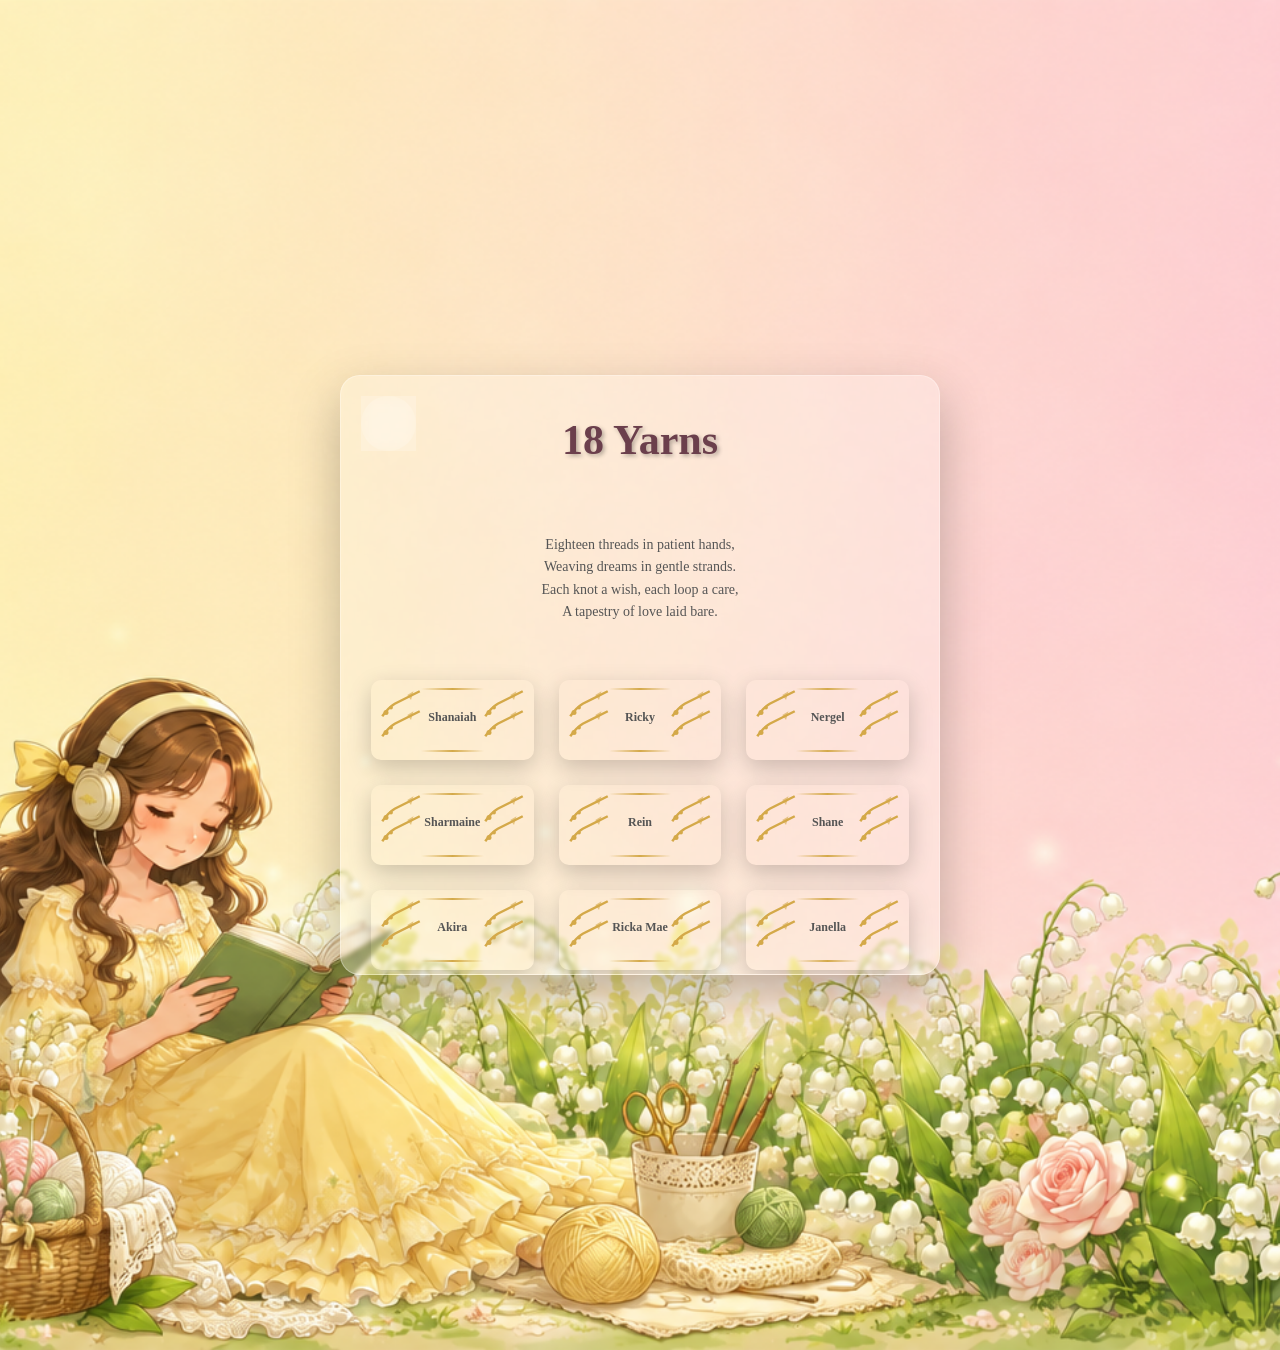
<file: yarns.html>
<!DOCTYPE html>
<html lang="en">
<head>
    <meta charset="UTF-8">
    <meta name="viewport" content="width=device-width, initial-scale=1.0">
    <title>Guest List - 18th Birthday</title>
    <style>
        * {
    margin: 0;
    padding: 0;
    box-sizing: border-box;
}

body {
    font-family: 'Arial', sans-serif;
    background-image: url("garden.png");
    background-size: cover;
    background-position: center;
    background-repeat: no-repeat;
    height: 150vh;
    margin: 0;
    min-height: 100vh;
    padding: 40px 20px;

    opacity: 1;
    transition: opacity 0.5s ease, transform 0.5s ease;

    overflow-x: hidden;
}

.guests-container {
    max-width: 800px;
    margin: 0 auto;
}

.guests-title {
    text-align: center;
    color: #6b3f4c;
    font-size: 42px;
    margin-bottom: 50px;
    text-shadow: 2px 2px 4px rgba(0, 0, 0, 0.3);
}

.guests-list {
     display: grid;
    grid-template-columns: repeat(3, 1fr);
    gap: 25px;
}

.guest-card {
    position: relative;
background: transparent;
    border-radius: 10px;
    padding: 30px 20px;
    min-height: 80px;
    box-shadow: 0 8px 25px rgba(0, 0, 0, 0.2);
    transition: all 0.3s ease;

    animation: floatButton 3s ease-in-out infinite;
}

@keyframes floatButton {
    0% {
        transform: translateY(0px);
    }
    50% {
        transform: translateY(-6px);
    }
    100% {
        transform: translateY(0px);
    }
}

.guest-card:hover {
    transform: translateY(-5px);
    box-shadow: 0 12px 35px rgba(0, 0, 0, 0.3);
}

.ornamental-border {
    position: absolute;
    top: 0;
    left: 0;
    right: 0;
    bottom: 0;
    pointer-events: none;
}

/* Corner decorations */
.corner {
    position: absolute;
    width: 50px;
    height: 50px;
    color: #d4a949;
}

.corner-svg {
    width: 100%;
    height: 100%;
}

.top-left {
    top: 5px;
    left: 5px;
}

.top-right {
    top: 5px;
    right: 5px;
    transform: scaleX(-1);
}

.bottom-left {
    bottom: 5px;
    left: 5px;
    transform: scaleY(-1);
}

.bottom-right {
    bottom: 5px;
    right: 5px;
    transform: scaleX(-1) scaleY(-1);
}

/* Border lines */
.border-line {
    position: absolute;
    background: linear-gradient(90deg, transparent, #d4a949, transparent);
}

.horizontal-top {
    top: 8px;
    left: 50px;
    right: 50px;
    height: 2px;
}

.horizontal-bottom {
    bottom: 8px;
    left: 50px;
    right: 50px;
    height: 2px;
}

.vertical-left {
    left: 8px;
    top: 50px;
    bottom: 50px;
    width: 2px;
}

.vertical-right {
    right: 8px;
    top: 50px;
    bottom: 50px;
    width: 2px;
}

/* Guest content */
.guest-content {
    position: relative;
    z-index: 2;
    text-align: center;
}

.guest-name {
    color: #764ba2;
    font-size: 18px;
    font-weight: bold;
}

/* Responsive design */
@media (max-width: 600px) {
    .guests-title {
        font-size: 32px;
        margin-bottom: 30px;
    }

    .guest-card {
        padding: 25px 15px;
    }

    .corner {
        width: 40px;
        height: 40px;
    }

    .horizontal-top,
    .horizontal-bottom {
        left: 40px;
        right: 40px;
    }

    .vertical-left,
    .vertical-right {
        top: 40px;
        bottom: 40px;
    }

    .guest-name {
        font-size: 16px;
    }
}

* {
    margin: 0;
    padding: 0;
    box-sizing: border-box;
}

body {
    font-family: 'Georgia', serif;
    background-image: url("garden.png");
    background-size: cover;
    background-position: center;
    background-repeat: no-repeat;
    height: 150vh;
    margin: 0;
    min-height: 100vh;
    display: flex;
    justify-content: center;
    align-items: center;
    padding: 20px;
}

/* ========== ENVELOPE STYLES ========== */
.envelope-container {
    text-align: center;
}

.envelope {
    width: 300px;
    height: 200px;
    background: linear-gradient(135deg, #fff5e1 0%, #ffe4b5 100%);
    border: 3px solid #d4af37;
    border-radius: 5px;
    position: relative;
    cursor: pointer;
    transition: transform 0.3s ease, box-shadow 0.3s ease;
    box-shadow: 0 10px 30px rgba(0, 0, 0, 0.3);
    margin: 0 auto 30px;
}

.envelope:hover {
    transform: translateY(-5px);
    box-shadow: 0 15px 40px rgba(0, 0, 0, 0.4);
}

.envelope-flap {
    width: 0;
    height: 0;
    border-left: 150px solid transparent;
    border-right: 150px solid transparent;
    border-top: 100px solid #d4af37;
    position: absolute;
    top: 0;
    left: 0;
    transition: all 0.6s ease;
    transform-origin: top center;
}

.envelope.open .envelope-flap {
    border-top-color: #fff5e1;
    transform: rotateX(180deg);
}

.envelope-body {
    width: 100%;
    height: 100%;
    display: flex;
    justify-content: center;
    align-items: center;
    background: linear-gradient(135deg, #fff5e1 0%, #ffe4b5 100%);
}

.envelope-text {
    font-size: 28px;
    font-weight: bold;
    color: #d4af37;
    text-shadow: 2px 2px 4px rgba(0, 0, 0, 0.1);
    animation: float 3s ease-in-out infinite;
}

@keyframes float {
    0%, 100% { transform: translateY(0px); }
    50% { transform: translateY(-10px); }
}

.click-text {
    font-size: 16px;
    color: #ffffff;
    font-style: italic;
    animation: blink 2s infinite;
    margin-top: 20px;
}

@keyframes blink {
    0%, 100% { opacity: 1; }
    50% { opacity: 0.5; }
}

/* ========== CARDS STYLES ========== */
.cards-container {
    width: 100%;
    max-width: 600px;
    position: relative;
}

.card {
    background: linear-gradient(135deg, #fff5e1 0%, #fffff0 100%);
    border-radius: 15px;
    padding: 40px 30px;
    box-shadow: 0 20px 60px rgba(0, 0, 0, 0.3);
    position: absolute;
    width: 100%;
    opacity: 0;
    pointer-events: none;
    transition: opacity 0.4s ease, transform 0.4s ease;
    transform: scale(0.95);
    max-height: 600px;
    overflow-y: auto;

    /* animation */
    animation: slideLeft 1s ease;
}

/* animation keyframes */
@keyframes slideLeft{
    from{
        transform: translateX(-300px);
        opacity: 0;
    }

    to{
        transform: translateX(0);
        opacity: 1;
    }
}

.card.active {
    opacity: 1;
    pointer-events: auto;
    transform: scale(1);
    position: relative;
    width: 600px;

    background: rgba(255, 255, 255, 0.25);
    backdrop-filter: blur(2px);
    -webkit-backdrop-filter: blur(12px);

    border-radius: 20px;
    border: 1px solid rgba(255, 255, 255, 0.3);

    box-shadow: 0 20px 50px rgba(0, 0, 0, 0.25);
}

/* ========== CARD CONTENT ========== */
.card-content {
    text-align: center;
}

.card-title {
    font-size: 32px;
    color: #764ba2;
    margin-bottom: 20px;
    text-shadow: 1px 1px 2px rgba(0, 0, 0, 0.1);
}

.card-message {
    font-size: 16px;
    color: #555;
    margin-bottom: 15px;
}

.birthday-name {
    font-size: 36px;
    color: #d4af37;
    margin-bottom: 20px;
    font-style: italic;
}

.card-subtext {
    font-size: 18px;
    color: #764ba2;
    font-weight: bold;
    margin-bottom: 40px;
}

/* ========== NAVIGATION BUTTONS ========== */
.card-buttons {
    display: flex;
    flex-direction: column;
    gap: 15px;
    margin-top: 30px;
}

.nav-btn, .back-btn, .close-btn {
    padding: 12px 25px;
    font-size: 16px;
    border: none;
    border-radius: 8px;
    cursor: pointer;
    transition: all 0.3s ease;
    font-weight: bold;
}

.nav-btn {
    background: linear-gradient(135deg, #667eea 0%, #764ba2 100%);
    color: white;
    box-shadow: 0 5px 15px rgba(102, 126, 234, 0.4);
}

.nav-btn:hover {
    transform: translateY(-3px);
    box-shadow: 0 8px 20px rgba(102, 126, 234, 0.6);
}

.nav-btn:active {
    transform: translateY(-1px);
}

.back-btn {
    background: #f0f0f0;
    color: black;
    position: absolute;
    top: 15px;
    left: 15px;
    padding: 8px 15px;
    font-size: 14px;
    border: 2px solid #764ba2;
}

.back-btn:hover {
    background: #e0e0e0;
    transform: translateX(-3px);
}

.close-btn {
    background: transparent;
    color: #E8C86A;
    position: absolute;
    top: 15px;
    right: 15px;
    font-size: 24px;
    width: 40px;
    height: 40px;
    padding: 0;
    border: 2px solid #E8C86A;
    border-radius: 50%;
}

.close-btn:hover {
    background: #fff2b2;
    transform: rotate(360deg);
}

/* ========== GUESTS GRID ========== */
.guests-grid {
    display: grid;
    grid-template-columns: repeat(auto-fit, minmax(100px, 1fr));
    gap: 20px;
    margin-top: 30px;
    padding: 30px 0;
}

.guest-item {
    text-align: center;
}

.guest-avatar {
    width: 80px;
    height: 80px;
    background: linear-gradient(135deg, #667eea 0%, #764ba2 100%);
    border-radius: 50%;
    display: flex;
    justify-content: center;
    align-items: center;
    margin: 0 auto 10px;
    font-size: 24px;
    font-weight: bold;
    color: white;
    box-shadow: 0 5px 15px rgba(102, 126, 234, 0.4);
}

.guest-name {
    font-size: 12px;
    color: #555;
    word-break: break-word;
}

/* ========== ABOUT SECTION ========== */
.about-section {
    text-align: left;
    background: rgba(102, 126, 234, 0.1);
    padding: 25px;
    border-radius: 10px;
    margin-top: 30px;
}

.about-text {
    font-size: 15px;
    color: #333;
    line-height: 1.8;
    margin-bottom: 20px;
}

.about-text:last-child {
    margin-bottom: 0;
}

/* ========== DETAILS SECTION ========== */
.details-section {
    display: grid;
    grid-template-columns: repeat(auto-fit, minmax(200px, 1fr));
    gap: 25px;
    margin-top: 30px;
}

.detail-item {
background: transparent;
        padding: 20px;
    border-radius: 10px;
    text-align: center;
    box-shadow: #333;
}

.detail-item h3 {
    font-size: 18px;
    color: #764ba2;
    margin-bottom: 10px;
}

.detail-item p {
    font-size: 14px;
    color: #555;
    line-height: 1.6;
}

/* ========== SCROLLBAR STYLING ========== */
.card::-webkit-scrollbar {
    width: 6px;
}

.card::-webkit-scrollbar-track {
    background: #f1f1f1;
    border-radius: 10px;
}

.card::-webkit-scrollbar-thumb {
    background: #764ba2;
    border-radius: 10px;
}

.card::-webkit-scrollbar-thumb:hover {
    background: #667eea;
}

/* ========== RESPONSIVE DESIGN ========== */
@media (max-width: 768px) {
    .card {
        padding: 30px 20px;
    }

    .card-title {
        font-size: 24px;
    }

    .birthday-name {
        font-size: 28px;
    }

    .guests-grid {
        grid-template-columns: repeat(auto-fit, minmax(80px, 1fr));
        gap: 15px;
    }

    .guest-avatar {
        width: 60px;
        height: 60px;
        font-size: 18px;
    }

    .details-section {
        grid-template-columns: 1fr;
    }

    .envelope {
        width: 250px;
        height: 170px;
    }

    .envelope-flap {
        border-left: 125px solid transparent;
        border-right: 125px solid transparent;
        border-top: 85px solid #d4af37;
    }
}

@media (max-width: 480px) {
    body {
        padding: 10px;
    }

    .envelope {
        width: 220px;
        height: 150px;
    }

    .envelope-flap {
        border-left: 110px solid transparent;
        border-right: 110px solid transparent;
        border-top: 75px solid #d4af37;
    }

    .envelope-text {
        font-size: 20px;
    }

    .card {
        padding: 25px 15px;
        max-height: 500px;
    }

    .card-title {
        font-size: 20px;
    }

    .birthday-name {
        font-size: 24px;
    }

    .nav-btn {
        font-size: 14px;
        padding: 10px 20px;
    }

    .guests-grid {
        grid-template-columns: repeat(3, 1fr);
        gap: 10px;
    }

    .guest-name {
        font-size: 10px;
    }
}

@media (max-width: 768px) {
    .guests-list {
        grid-template-columns: repeat(2, 1fr);
    }
}

@media (max-width: 480px) {
    .guests-list {
        grid-template-columns: 1fr;
    }
}

.btn {
    display: flex;
    flex-direction: column;
    gap: 15px;
    margin-top: 30px;
    
}

.back-btn {
    padding: 12px 25px;
    font-size: 16px;
    border: none;
    border-radius: 8px;
    cursor: pointer;
    transition: transform 0.3s ease, box-shadow 0.3s ease;
    font-weight: bold;
}

.close-btn {
    position: fixed;
    top: 20px;
    left: 20px;

    width: 55px;
    height: 55px;

    display: flex;
    align-items: center;
    justify-content: center;

    border-radius: 50%;
    text-decoration: none;

    background: rgba(255,255,255,0.2);
    backdrop-filter: blur(8px);

    color: #E8C86A;
    font-size:30px;
    font-weight: bold;

    border: 2px solid #E8C86A;

    transition: all 0.4s ease;
}

.back-btn:hover {
    transform: scale(1.08);
    box-shadow: 0 8px 20px rgba(102, 126, 234, 0.4);
}

/* EXIT ANIMATION */
.fade-out {
    opacity: 0;
    transform: translateX(-80px);
}

/* ENTER ANIMATION */
.fade-in {
    opacity: 0;
    transform: translateX(80px);
}

.fade-in-active {
    opacity: 1;
    transform: translateX(0);
}
    </style>
</head>
<body>
    <div class="card active">
    <a href="eighteenth.html" class="close-btn" target=_self title="Back to 18s">🌸</a>
    <div class="card-content">
    <div class="guests-container">
        <h1 class="guests-title">18 Yarns</h1>
        
          <div class="details-section">
                    <div class="detail-item">
                        <p>Eighteen threads in patient hands,<br>
            Weaving dreams in gentle strands.<br>
            Each knot a wish, each loop a care,<br>
            A tapestry of love laid bare.</p>
                    </div>
            </div>

        
<br>
<br>
        <div class="guests-list">
            <!-- Guest 1 -->
            <div class="guest-card">
                <div class="ornamental-border">
                    <div class="corner top-left">
                        <svg viewBox="0 0 40 40" class="corner-svg">
                            <path d="M 35 5 Q 25 10 15 15 Q 10 18 5 25" fill="none" stroke="currentColor" stroke-width="2"/>
                            <circle cx="8" cy="22" r="2" fill="currentColor"/>
                            <circle cx="12" cy="18" r="1.5" fill="currentColor"/>
                            <path d="M 25 8 L 30 5 L 28 12" fill="currentColor" opacity="0.6"/>
                        </svg>
                    </div>
                    <div class="corner top-right">
                        <svg viewBox="0 0 40 40" class="corner-svg">
                            <path d="M 5 5 Q 15 10 25 15 Q 30 18 35 25" fill="none" stroke="currentColor" stroke-width="2"/>
                            <circle cx="32" cy="22" r="2" fill="currentColor"/>
                            <circle cx="28" cy="18" r="1.5" fill="currentColor"/>
                            <path d="M 15 8 L 10 5 L 12 12" fill="currentColor" opacity="0.6"/>
                        </svg>
                    </div>
                    <div class="corner bottom-left">
                        <svg viewBox="0 0 40 40" class="corner-svg">
                            <path d="M 35 35 Q 25 30 15 25 Q 10 22 5 15" fill="none" stroke="currentColor" stroke-width="2"/>
                            <circle cx="8" cy="18" r="2" fill="currentColor"/>
                            <circle cx="12" cy="22" r="1.5" fill="currentColor"/>
                            <path d="M 25 32 L 30 35 L 28 28" fill="currentColor" opacity="0.6"/>
                        </svg>
                    </div>
                    <div class="corner bottom-right">
                        <svg viewBox="0 0 40 40" class="corner-svg">
                            <path d="M 5 35 Q 15 30 25 25 Q 30 22 35 15" fill="none" stroke="currentColor" stroke-width="2"/>
                            <circle cx="32" cy="18" r="2" fill="currentColor"/>
                            <circle cx="28" cy="22" r="1.5" fill="currentColor"/>
                            <path d="M 15 32 L 10 35 L 12 28" fill="currentColor" opacity="0.6"/>
                        </svg>
                    </div>
                    <div class="border-line horizontal-top"></div>
                    <div class="border-line horizontal-bottom"></div>
                    <div class="border-line vertical-left"></div>
                    <div class="border-line vertical-right"></div>
                </div>
                <div class="guest-content">
                    <p class="guest-name">Shanaiah</p>
                </div>
            </div>
        
            <!-- Guest 2 -->
            <div class="guest-card">
                <div class="ornamental-border">
                    <div class="corner top-left">
                        <svg viewBox="0 0 40 40" class="corner-svg">
                            <path d="M 35 5 Q 25 10 15 15 Q 10 18 5 25" fill="none" stroke="currentColor" stroke-width="2"/>
                            <circle cx="8" cy="22" r="2" fill="currentColor"/>
                            <circle cx="12" cy="18" r="1.5" fill="currentColor"/>
                            <path d="M 25 8 L 30 5 L 28 12" fill="currentColor" opacity="0.6"/>
                        </svg>
                    </div>
                    <div class="corner top-right">
                        <svg viewBox="0 0 40 40" class="corner-svg">
                            <path d="M 5 5 Q 15 10 25 15 Q 30 18 35 25" fill="none" stroke="currentColor" stroke-width="2"/>
                            <circle cx="32" cy="22" r="2" fill="currentColor"/>
                            <circle cx="28" cy="18" r="1.5" fill="currentColor"/>
                            <path d="M 15 8 L 10 5 L 12 12" fill="currentColor" opacity="0.6"/>
                        </svg>
                    </div>
                    <div class="corner bottom-left">
                        <svg viewBox="0 0 40 40" class="corner-svg">
                            <path d="M 35 35 Q 25 30 15 25 Q 10 22 5 15" fill="none" stroke="currentColor" stroke-width="2"/>
                            <circle cx="8" cy="18" r="2" fill="currentColor"/>
                            <circle cx="12" cy="22" r="1.5" fill="currentColor"/>
                            <path d="M 25 32 L 30 35 L 28 28" fill="currentColor" opacity="0.6"/>
                        </svg>
                    </div>
                    <div class="corner bottom-right">
                        <svg viewBox="0 0 40 40" class="corner-svg">
                            <path d="M 5 35 Q 15 30 25 25 Q 30 22 35 15" fill="none" stroke="currentColor" stroke-width="2"/>
                            <circle cx="32" cy="18" r="2" fill="currentColor"/>
                            <circle cx="28" cy="22" r="1.5" fill="currentColor"/>
                            <path d="M 15 32 L 10 35 L 12 28" fill="currentColor" opacity="0.6"/>
                        </svg>
                    </div>
                    <div class="border-line horizontal-top"></div>
                    <div class="border-line horizontal-bottom"></div>
                    <div class="border-line vertical-left"></div>
                    <div class="border-line vertical-right"></div>
                </div>
                <div class="guest-content">
                    <p class="guest-name">Ricky</p>
                </div>
            </div>

            <!-- Guest 3 -->
            <div class="guest-card">
                <div class="ornamental-border">
                    <div class="corner top-left">
                        <svg viewBox="0 0 40 40" class="corner-svg">
                            <path d="M 35 5 Q 25 10 15 15 Q 10 18 5 25" fill="none" stroke="currentColor" stroke-width="2"/>
                            <circle cx="8" cy="22" r="2" fill="currentColor"/>
                            <circle cx="12" cy="18" r="1.5" fill="currentColor"/>
                            <path d="M 25 8 L 30 5 L 28 12" fill="currentColor" opacity="0.6"/>
                        </svg>
                    </div>
                    <div class="corner top-right">
                        <svg viewBox="0 0 40 40" class="corner-svg">
                            <path d="M 5 5 Q 15 10 25 15 Q 30 18 35 25" fill="none" stroke="currentColor" stroke-width="2"/>
                            <circle cx="32" cy="22" r="2" fill="currentColor"/>
                            <circle cx="28" cy="18" r="1.5" fill="currentColor"/>
                            <path d="M 15 8 L 10 5 L 12 12" fill="currentColor" opacity="0.6"/>
                        </svg>
                    </div>
                    <div class="corner bottom-left">
                        <svg viewBox="0 0 40 40" class="corner-svg">
                            <path d="M 35 35 Q 25 30 15 25 Q 10 22 5 15" fill="none" stroke="currentColor" stroke-width="2"/>
                            <circle cx="8" cy="18" r="2" fill="currentColor"/>
                            <circle cx="12" cy="22" r="1.5" fill="currentColor"/>
                            <path d="M 25 32 L 30 35 L 28 28" fill="currentColor" opacity="0.6"/>
                        </svg>
                    </div>
                    <div class="corner bottom-right">
                        <svg viewBox="0 0 40 40" class="corner-svg">
                            <path d="M 5 35 Q 15 30 25 25 Q 30 22 35 15" fill="none" stroke="currentColor" stroke-width="2"/>
                            <circle cx="32" cy="18" r="2" fill="currentColor"/>
                            <circle cx="28" cy="22" r="1.5" fill="currentColor"/>
                            <path d="M 15 32 L 10 35 L 12 28" fill="currentColor" opacity="0.6"/>
                        </svg>
                    </div>
                    <div class="border-line horizontal-top"></div>
                    <div class="border-line horizontal-bottom"></div>
                    <div class="border-line vertical-left"></div>
                    <div class="border-line vertical-right"></div>
                </div>
                <div class="guest-content">
                    <p class="guest-name">Nergel</p>
                </div>
            </div>

            <!-- Guest 4 -->
            <div class="guest-card">
                <div class="ornamental-border">
                    <div class="corner top-left">
                        <svg viewBox="0 0 40 40" class="corner-svg">
                            <path d="M 35 5 Q 25 10 15 15 Q 10 18 5 25" fill="none" stroke="currentColor" stroke-width="2"/>
                            <circle cx="8" cy="22" r="2" fill="currentColor"/>
                            <circle cx="12" cy="18" r="1.5" fill="currentColor"/>
                            <path d="M 25 8 L 30 5 L 28 12" fill="currentColor" opacity="0.6"/>
                        </svg>
                    </div>
                    <div class="corner top-right">
                        <svg viewBox="0 0 40 40" class="corner-svg">
                            <path d="M 5 5 Q 15 10 25 15 Q 30 18 35 25" fill="none" stroke="currentColor" stroke-width="2"/>
                            <circle cx="32" cy="22" r="2" fill="currentColor"/>
                            <circle cx="28" cy="18" r="1.5" fill="currentColor"/>
                            <path d="M 15 8 L 10 5 L 12 12" fill="currentColor" opacity="0.6"/>
                        </svg>
                    </div>
                    <div class="corner bottom-left">
                        <svg viewBox="0 0 40 40" class="corner-svg">
                            <path d="M 35 35 Q 25 30 15 25 Q 10 22 5 15" fill="none" stroke="currentColor" stroke-width="2"/>
                            <circle cx="8" cy="18" r="2" fill="currentColor"/>
                            <circle cx="12" cy="22" r="1.5" fill="currentColor"/>
                            <path d="M 25 32 L 30 35 L 28 28" fill="currentColor" opacity="0.6"/>
                        </svg>
                    </div>
                    <div class="corner bottom-right">
                        <svg viewBox="0 0 40 40" class="corner-svg">
                            <path d="M 5 35 Q 15 30 25 25 Q 30 22 35 15" fill="none" stroke="currentColor" stroke-width="2"/>
                            <circle cx="32" cy="18" r="2" fill="currentColor"/>
                            <circle cx="28" cy="22" r="1.5" fill="currentColor"/>
                            <path d="M 15 32 L 10 35 L 12 28" fill="currentColor" opacity="0.6"/>
                        </svg>
                    </div>
                    <div class="border-line horizontal-top"></div>
                    <div class="border-line horizontal-bottom"></div>
                    <div class="border-line vertical-left"></div>
                    <div class="border-line vertical-right"></div>
                </div>
                <div class="guest-content">
                    <p class="guest-name">Sharmaine</p>
                </div>
            </div>

            <!-- Guest 5 -->
            <div class="guest-card">
                <div class="ornamental-border">
                    <div class="corner top-left">
                        <svg viewBox="0 0 40 40" class="corner-svg">
                            <path d="M 35 5 Q 25 10 15 15 Q 10 18 5 25" fill="none" stroke="currentColor" stroke-width="2"/>
                            <circle cx="8" cy="22" r="2" fill="currentColor"/>
                            <circle cx="12" cy="18" r="1.5" fill="currentColor"/>
                            <path d="M 25 8 L 30 5 L 28 12" fill="currentColor" opacity="0.6"/>
                        </svg>
                    </div>
                    <div class="corner top-right">
                        <svg viewBox="0 0 40 40" class="corner-svg">
                            <path d="M 5 5 Q 15 10 25 15 Q 30 18 35 25" fill="none" stroke="currentColor" stroke-width="2"/>
                            <circle cx="32" cy="22" r="2" fill="currentColor"/>
                            <circle cx="28" cy="18" r="1.5" fill="currentColor"/>
                            <path d="M 15 8 L 10 5 L 12 12" fill="currentColor" opacity="0.6"/>
                        </svg>
                    </div>
                    <div class="corner bottom-left">
                        <svg viewBox="0 0 40 40" class="corner-svg">
                            <path d="M 35 35 Q 25 30 15 25 Q 10 22 5 15" fill="none" stroke="currentColor" stroke-width="2"/>
                            <circle cx="8" cy="18" r="2" fill="currentColor"/>
                            <circle cx="12" cy="22" r="1.5" fill="currentColor"/>
                            <path d="M 25 32 L 30 35 L 28 28" fill="currentColor" opacity="0.6"/>
                        </svg>
                    </div>
                    <div class="corner bottom-right">
                        <svg viewBox="0 0 40 40" class="corner-svg">
                            <path d="M 5 35 Q 15 30 25 25 Q 30 22 35 15" fill="none" stroke="currentColor" stroke-width="2"/>
                            <circle cx="32" cy="18" r="2" fill="currentColor"/>
                            <circle cx="28" cy="22" r="1.5" fill="currentColor"/>
                            <path d="M 15 32 L 10 35 L 12 28" fill="currentColor" opacity="0.6"/>
                        </svg>
                    </div>
                    <div class="border-line horizontal-top"></div>
                    <div class="border-line horizontal-bottom"></div>
                    <div class="border-line vertical-left"></div>
                    <div class="border-line vertical-right"></div>
                </div>
                <div class="guest-content">
                    <p class="guest-name">Rein</p>
                </div>
            </div>

            <!-- Guest 6 -->
            <div class="guest-card">
                <div class="ornamental-border">
                    <div class="corner top-left">
                        <svg viewBox="0 0 40 40" class="corner-svg">
                            <path d="M 35 5 Q 25 10 15 15 Q 10 18 5 25" fill="none" stroke="currentColor" stroke-width="2"/>
                            <circle cx="8" cy="22" r="2" fill="currentColor"/>
                            <circle cx="12" cy="18" r="1.5" fill="currentColor"/>
                            <path d="M 25 8 L 30 5 L 28 12" fill="currentColor" opacity="0.6"/>
                        </svg>
                    </div>
                    <div class="corner top-right">
                        <svg viewBox="0 0 40 40" class="corner-svg">
                            <path d="M 5 5 Q 15 10 25 15 Q 30 18 35 25" fill="none" stroke="currentColor" stroke-width="2"/>
                            <circle cx="32" cy="22" r="2" fill="currentColor"/>
                            <circle cx="28" cy="18" r="1.5" fill="currentColor"/>
                            <path d="M 15 8 L 10 5 L 12 12" fill="currentColor" opacity="0.6"/>
                        </svg>
                    </div>
                    <div class="corner bottom-left">
                        <svg viewBox="0 0 40 40" class="corner-svg">
                            <path d="M 35 35 Q 25 30 15 25 Q 10 22 5 15" fill="none" stroke="currentColor" stroke-width="2"/>
                            <circle cx="8" cy="18" r="2" fill="currentColor"/>
                            <circle cx="12" cy="22" r="1.5" fill="currentColor"/>
                            <path d="M 25 32 L 30 35 L 28 28" fill="currentColor" opacity="0.6"/>
                        </svg>
                    </div>
                    <div class="corner bottom-right">
                        <svg viewBox="0 0 40 40" class="corner-svg">
                            <path d="M 5 35 Q 15 30 25 25 Q 30 22 35 15" fill="none" stroke="currentColor" stroke-width="2"/>
                            <circle cx="32" cy="18" r="2" fill="currentColor"/>
                            <circle cx="28" cy="22" r="1.5" fill="currentColor"/>
                            <path d="M 15 32 L 10 35 L 12 28" fill="currentColor" opacity="0.6"/>
                        </svg>
                    </div>
                    <div class="border-line horizontal-top"></div>
                    <div class="border-line horizontal-bottom"></div>
                    <div class="border-line vertical-left"></div>
                    <div class="border-line vertical-right"></div>
                </div>
                <div class="guest-content">
                    <p class="guest-name">Shane</p>
                </div>
            </div>

            <!-- Guest 6 -->
            <div class="guest-card">
                <div class="ornamental-border">
                    <div class="corner top-left">
                        <svg viewBox="0 0 40 40" class="corner-svg">
                            <path d="M 35 5 Q 25 10 15 15 Q 10 18 5 25" fill="none" stroke="currentColor" stroke-width="2"/>
                            <circle cx="8" cy="22" r="2" fill="currentColor"/>
                            <circle cx="12" cy="18" r="1.5" fill="currentColor"/>
                            <path d="M 25 8 L 30 5 L 28 12" fill="currentColor" opacity="0.6"/>
                        </svg>
                    </div>
                    <div class="corner top-right">
                        <svg viewBox="0 0 40 40" class="corner-svg">
                            <path d="M 5 5 Q 15 10 25 15 Q 30 18 35 25" fill="none" stroke="currentColor" stroke-width="2"/>
                            <circle cx="32" cy="22" r="2" fill="currentColor"/>
                            <circle cx="28" cy="18" r="1.5" fill="currentColor"/>
                            <path d="M 15 8 L 10 5 L 12 12" fill="currentColor" opacity="0.6"/>
                        </svg>
                    </div>
                    <div class="corner bottom-left">
                        <svg viewBox="0 0 40 40" class="corner-svg">
                            <path d="M 35 35 Q 25 30 15 25 Q 10 22 5 15" fill="none" stroke="currentColor" stroke-width="2"/>
                            <circle cx="8" cy="18" r="2" fill="currentColor"/>
                            <circle cx="12" cy="22" r="1.5" fill="currentColor"/>
                            <path d="M 25 32 L 30 35 L 28 28" fill="currentColor" opacity="0.6"/>
                        </svg>
                    </div>
                    <div class="corner bottom-right">
                        <svg viewBox="0 0 40 40" class="corner-svg">
                            <path d="M 5 35 Q 15 30 25 25 Q 30 22 35 15" fill="none" stroke="currentColor" stroke-width="2"/>
                            <circle cx="32" cy="18" r="2" fill="currentColor"/>
                            <circle cx="28" cy="22" r="1.5" fill="currentColor"/>
                            <path d="M 15 32 L 10 35 L 12 28" fill="currentColor" opacity="0.6"/>
                        </svg>
                    </div>
                    <div class="border-line horizontal-top"></div>
                    <div class="border-line horizontal-bottom"></div>
                    <div class="border-line vertical-left"></div>
                    <div class="border-line vertical-right"></div>
                </div>
                <div class="guest-content">
                    <p class="guest-name">Akira</p>
                </div>
            </div>

            <!-- Guest 6 -->
            <div class="guest-card">
                <div class="ornamental-border">
                    <div class="corner top-left">
                        <svg viewBox="0 0 40 40" class="corner-svg">
                            <path d="M 35 5 Q 25 10 15 15 Q 10 18 5 25" fill="none" stroke="currentColor" stroke-width="2"/>
                            <circle cx="8" cy="22" r="2" fill="currentColor"/>
                            <circle cx="12" cy="18" r="1.5" fill="currentColor"/>
                            <path d="M 25 8 L 30 5 L 28 12" fill="currentColor" opacity="0.6"/>
                        </svg>
                    </div>
                    <div class="corner top-right">
                        <svg viewBox="0 0 40 40" class="corner-svg">
                            <path d="M 5 5 Q 15 10 25 15 Q 30 18 35 25" fill="none" stroke="currentColor" stroke-width="2"/>
                            <circle cx="32" cy="22" r="2" fill="currentColor"/>
                            <circle cx="28" cy="18" r="1.5" fill="currentColor"/>
                            <path d="M 15 8 L 10 5 L 12 12" fill="currentColor" opacity="0.6"/>
                        </svg>
                    </div>
                    <div class="corner bottom-left">
                        <svg viewBox="0 0 40 40" class="corner-svg">
                            <path d="M 35 35 Q 25 30 15 25 Q 10 22 5 15" fill="none" stroke="currentColor" stroke-width="2"/>
                            <circle cx="8" cy="18" r="2" fill="currentColor"/>
                            <circle cx="12" cy="22" r="1.5" fill="currentColor"/>
                            <path d="M 25 32 L 30 35 L 28 28" fill="currentColor" opacity="0.6"/>
                        </svg>
                    </div>
                    <div class="corner bottom-right">
                        <svg viewBox="0 0 40 40" class="corner-svg">
                            <path d="M 5 35 Q 15 30 25 25 Q 30 22 35 15" fill="none" stroke="currentColor" stroke-width="2"/>
                            <circle cx="32" cy="18" r="2" fill="currentColor"/>
                            <circle cx="28" cy="22" r="1.5" fill="currentColor"/>
                            <path d="M 15 32 L 10 35 L 12 28" fill="currentColor" opacity="0.6"/>
                        </svg>
                    </div>
                    <div class="border-line horizontal-top"></div>
                    <div class="border-line horizontal-bottom"></div>
                    <div class="border-line vertical-left"></div>
                    <div class="border-line vertical-right"></div>
                </div>
                <div class="guest-content">
                    <p class="guest-name">Ricka Mae</p>
                </div>
            </div>

            <!-- Guest 6 -->
            <div class="guest-card">
                <div class="ornamental-border">
                    <div class="corner top-left">
                        <svg viewBox="0 0 40 40" class="corner-svg">
                            <path d="M 35 5 Q 25 10 15 15 Q 10 18 5 25" fill="none" stroke="currentColor" stroke-width="2"/>
                            <circle cx="8" cy="22" r="2" fill="currentColor"/>
                            <circle cx="12" cy="18" r="1.5" fill="currentColor"/>
                            <path d="M 25 8 L 30 5 L 28 12" fill="currentColor" opacity="0.6"/>
                        </svg>
                    </div>
                    <div class="corner top-right">
                        <svg viewBox="0 0 40 40" class="corner-svg">
                            <path d="M 5 5 Q 15 10 25 15 Q 30 18 35 25" fill="none" stroke="currentColor" stroke-width="2"/>
                            <circle cx="32" cy="22" r="2" fill="currentColor"/>
                            <circle cx="28" cy="18" r="1.5" fill="currentColor"/>
                            <path d="M 15 8 L 10 5 L 12 12" fill="currentColor" opacity="0.6"/>
                        </svg>
                    </div>
                    <div class="corner bottom-left">
                        <svg viewBox="0 0 40 40" class="corner-svg">
                            <path d="M 35 35 Q 25 30 15 25 Q 10 22 5 15" fill="none" stroke="currentColor" stroke-width="2"/>
                            <circle cx="8" cy="18" r="2" fill="currentColor"/>
                            <circle cx="12" cy="22" r="1.5" fill="currentColor"/>
                            <path d="M 25 32 L 30 35 L 28 28" fill="currentColor" opacity="0.6"/>
                        </svg>
                    </div>
                    <div class="corner bottom-right">
                        <svg viewBox="0 0 40 40" class="corner-svg">
                            <path d="M 5 35 Q 15 30 25 25 Q 30 22 35 15" fill="none" stroke="currentColor" stroke-width="2"/>
                            <circle cx="32" cy="18" r="2" fill="currentColor"/>
                            <circle cx="28" cy="22" r="1.5" fill="currentColor"/>
                            <path d="M 15 32 L 10 35 L 12 28" fill="currentColor" opacity="0.6"/>
                        </svg>
                    </div>
                    <div class="border-line horizontal-top"></div>
                    <div class="border-line horizontal-bottom"></div>
                    <div class="border-line vertical-left"></div>
                    <div class="border-line vertical-right"></div>
                </div>
                <div class="guest-content">
                    <p class="guest-name">Janella</p>
                </div>
            </div>

            <!-- Guest 6 -->
            <div class="guest-card">
                <div class="ornamental-border">
                    <div class="corner top-left">
                        <svg viewBox="0 0 40 40" class="corner-svg">
                            <path d="M 35 5 Q 25 10 15 15 Q 10 18 5 25" fill="none" stroke="currentColor" stroke-width="2"/>
                            <circle cx="8" cy="22" r="2" fill="currentColor"/>
                            <circle cx="12" cy="18" r="1.5" fill="currentColor"/>
                            <path d="M 25 8 L 30 5 L 28 12" fill="currentColor" opacity="0.6"/>
                        </svg>
                    </div>
                    <div class="corner top-right">
                        <svg viewBox="0 0 40 40" class="corner-svg">
                            <path d="M 5 5 Q 15 10 25 15 Q 30 18 35 25" fill="none" stroke="currentColor" stroke-width="2"/>
                            <circle cx="32" cy="22" r="2" fill="currentColor"/>
                            <circle cx="28" cy="18" r="1.5" fill="currentColor"/>
                            <path d="M 15 8 L 10 5 L 12 12" fill="currentColor" opacity="0.6"/>
                        </svg>
                    </div>
                    <div class="corner bottom-left">
                        <svg viewBox="0 0 40 40" class="corner-svg">
                            <path d="M 35 35 Q 25 30 15 25 Q 10 22 5 15" fill="none" stroke="currentColor" stroke-width="2"/>
                            <circle cx="8" cy="18" r="2" fill="currentColor"/>
                            <circle cx="12" cy="22" r="1.5" fill="currentColor"/>
                            <path d="M 25 32 L 30 35 L 28 28" fill="currentColor" opacity="0.6"/>
                        </svg>
                    </div>
                    <div class="corner bottom-right">
                        <svg viewBox="0 0 40 40" class="corner-svg">
                            <path d="M 5 35 Q 15 30 25 25 Q 30 22 35 15" fill="none" stroke="currentColor" stroke-width="2"/>
                            <circle cx="32" cy="18" r="2" fill="currentColor"/>
                            <circle cx="28" cy="22" r="1.5" fill="currentColor"/>
                            <path d="M 15 32 L 10 35 L 12 28" fill="currentColor" opacity="0.6"/>
                        </svg>
                    </div>
                    <div class="border-line horizontal-top"></div>
                    <div class="border-line horizontal-bottom"></div>
                    <div class="border-line vertical-left"></div>
                    <div class="border-line vertical-right"></div>
                </div>
                <div class="guest-content">
                    <p class="guest-name">Kyler</p>
                </div>
            </div>

            <!-- Guest 6 -->
            <div class="guest-card">
                <div class="ornamental-border">
                    <div class="corner top-left">
                        <svg viewBox="0 0 40 40" class="corner-svg">
                            <path d="M 35 5 Q 25 10 15 15 Q 10 18 5 25" fill="none" stroke="currentColor" stroke-width="2"/>
                            <circle cx="8" cy="22" r="2" fill="currentColor"/>
                            <circle cx="12" cy="18" r="1.5" fill="currentColor"/>
                            <path d="M 25 8 L 30 5 L 28 12" fill="currentColor" opacity="0.6"/>
                        </svg>
                    </div>
                    <div class="corner top-right">
                        <svg viewBox="0 0 40 40" class="corner-svg">
                            <path d="M 5 5 Q 15 10 25 15 Q 30 18 35 25" fill="none" stroke="currentColor" stroke-width="2"/>
                            <circle cx="32" cy="22" r="2" fill="currentColor"/>
                            <circle cx="28" cy="18" r="1.5" fill="currentColor"/>
                            <path d="M 15 8 L 10 5 L 12 12" fill="currentColor" opacity="0.6"/>
                        </svg>
                    </div>
                    <div class="corner bottom-left">
                        <svg viewBox="0 0 40 40" class="corner-svg">
                            <path d="M 35 35 Q 25 30 15 25 Q 10 22 5 15" fill="none" stroke="currentColor" stroke-width="2"/>
                            <circle cx="8" cy="18" r="2" fill="currentColor"/>
                            <circle cx="12" cy="22" r="1.5" fill="currentColor"/>
                            <path d="M 25 32 L 30 35 L 28 28" fill="currentColor" opacity="0.6"/>
                        </svg>
                    </div>
                    <div class="corner bottom-right">
                        <svg viewBox="0 0 40 40" class="corner-svg">
                            <path d="M 5 35 Q 15 30 25 25 Q 30 22 35 15" fill="none" stroke="currentColor" stroke-width="2"/>
                            <circle cx="32" cy="18" r="2" fill="currentColor"/>
                            <circle cx="28" cy="22" r="1.5" fill="currentColor"/>
                            <path d="M 15 32 L 10 35 L 12 28" fill="currentColor" opacity="0.6"/>
                        </svg>
                    </div>
                    <div class="border-line horizontal-top"></div>
                    <div class="border-line horizontal-bottom"></div>
                    <div class="border-line vertical-left"></div>
                    <div class="border-line vertical-right"></div>
                </div>
                <div class="guest-content">
                    <p class="guest-name">Natasha</p>
                </div>
            </div>

            <!-- Guest 6 -->
            <div class="guest-card">
                <div class="ornamental-border">
                    <div class="corner top-left">
                        <svg viewBox="0 0 40 40" class="corner-svg">
                            <path d="M 35 5 Q 25 10 15 15 Q 10 18 5 25" fill="none" stroke="currentColor" stroke-width="2"/>
                            <circle cx="8" cy="22" r="2" fill="currentColor"/>
                            <circle cx="12" cy="18" r="1.5" fill="currentColor"/>
                            <path d="M 25 8 L 30 5 L 28 12" fill="currentColor" opacity="0.6"/>
                        </svg>
                    </div>
                    <div class="corner top-right">
                        <svg viewBox="0 0 40 40" class="corner-svg">
                            <path d="M 5 5 Q 15 10 25 15 Q 30 18 35 25" fill="none" stroke="currentColor" stroke-width="2"/>
                            <circle cx="32" cy="22" r="2" fill="currentColor"/>
                            <circle cx="28" cy="18" r="1.5" fill="currentColor"/>
                            <path d="M 15 8 L 10 5 L 12 12" fill="currentColor" opacity="0.6"/>
                        </svg>
                    </div>
                    <div class="corner bottom-left">
                        <svg viewBox="0 0 40 40" class="corner-svg">
                            <path d="M 35 35 Q 25 30 15 25 Q 10 22 5 15" fill="none" stroke="currentColor" stroke-width="2"/>
                            <circle cx="8" cy="18" r="2" fill="currentColor"/>
                            <circle cx="12" cy="22" r="1.5" fill="currentColor"/>
                            <path d="M 25 32 L 30 35 L 28 28" fill="currentColor" opacity="0.6"/>
                        </svg>
                    </div>
                    <div class="corner bottom-right">
                        <svg viewBox="0 0 40 40" class="corner-svg">
                            <path d="M 5 35 Q 15 30 25 25 Q 30 22 35 15" fill="none" stroke="currentColor" stroke-width="2"/>
                            <circle cx="32" cy="18" r="2" fill="currentColor"/>
                            <circle cx="28" cy="22" r="1.5" fill="currentColor"/>
                            <path d="M 15 32 L 10 35 L 12 28" fill="currentColor" opacity="0.6"/>
                        </svg>
                    </div>
                    <div class="border-line horizontal-top"></div>
                    <div class="border-line horizontal-bottom"></div>
                    <div class="border-line vertical-left"></div>
                    <div class="border-line vertical-right"></div>
                </div>
                <div class="guest-content">
                    <p class="guest-name">Giselle</p>
                </div>
            </div>

            <!-- Guest 6 -->
            <div class="guest-card">
                <div class="ornamental-border">
                    <div class="corner top-left">
                        <svg viewBox="0 0 40 40" class="corner-svg">
                            <path d="M 35 5 Q 25 10 15 15 Q 10 18 5 25" fill="none" stroke="currentColor" stroke-width="2"/>
                            <circle cx="8" cy="22" r="2" fill="currentColor"/>
                            <circle cx="12" cy="18" r="1.5" fill="currentColor"/>
                            <path d="M 25 8 L 30 5 L 28 12" fill="currentColor" opacity="0.6"/>
                        </svg>
                    </div>
                    <div class="corner top-right">
                        <svg viewBox="0 0 40 40" class="corner-svg">
                            <path d="M 5 5 Q 15 10 25 15 Q 30 18 35 25" fill="none" stroke="currentColor" stroke-width="2"/>
                            <circle cx="32" cy="22" r="2" fill="currentColor"/>
                            <circle cx="28" cy="18" r="1.5" fill="currentColor"/>
                            <path d="M 15 8 L 10 5 L 12 12" fill="currentColor" opacity="0.6"/>
                        </svg>
                    </div>
                    <div class="corner bottom-left">
                        <svg viewBox="0 0 40 40" class="corner-svg">
                            <path d="M 35 35 Q 25 30 15 25 Q 10 22 5 15" fill="none" stroke="currentColor" stroke-width="2"/>
                            <circle cx="8" cy="18" r="2" fill="currentColor"/>
                            <circle cx="12" cy="22" r="1.5" fill="currentColor"/>
                            <path d="M 25 32 L 30 35 L 28 28" fill="currentColor" opacity="0.6"/>
                        </svg>
                    </div>
                    <div class="corner bottom-right">
                        <svg viewBox="0 0 40 40" class="corner-svg">
                            <path d="M 5 35 Q 15 30 25 25 Q 30 22 35 15" fill="none" stroke="currentColor" stroke-width="2"/>
                            <circle cx="32" cy="18" r="2" fill="currentColor"/>
                            <circle cx="28" cy="22" r="1.5" fill="currentColor"/>
                            <path d="M 15 32 L 10 35 L 12 28" fill="currentColor" opacity="0.6"/>
                        </svg>
                    </div>
                    <div class="border-line horizontal-top"></div>
                    <div class="border-line horizontal-bottom"></div>
                    <div class="border-line vertical-left"></div>
                    <div class="border-line vertical-right"></div>
                </div>
                <div class="guest-content">
                    <p class="guest-name">Mary Shelle</p>
                </div>
            </div>

            <!-- Guest 6 -->
            <div class="guest-card">
                <div class="ornamental-border">
                    <div class="corner top-left">
                        <svg viewBox="0 0 40 40" class="corner-svg">
                            <path d="M 35 5 Q 25 10 15 15 Q 10 18 5 25" fill="none" stroke="currentColor" stroke-width="2"/>
                            <circle cx="8" cy="22" r="2" fill="currentColor"/>
                            <circle cx="12" cy="18" r="1.5" fill="currentColor"/>
                            <path d="M 25 8 L 30 5 L 28 12" fill="currentColor" opacity="0.6"/>
                        </svg>
                    </div>
                    <div class="corner top-right">
                        <svg viewBox="0 0 40 40" class="corner-svg">
                            <path d="M 5 5 Q 15 10 25 15 Q 30 18 35 25" fill="none" stroke="currentColor" stroke-width="2"/>
                            <circle cx="32" cy="22" r="2" fill="currentColor"/>
                            <circle cx="28" cy="18" r="1.5" fill="currentColor"/>
                            <path d="M 15 8 L 10 5 L 12 12" fill="currentColor" opacity="0.6"/>
                        </svg>
                    </div>
                    <div class="corner bottom-left">
                        <svg viewBox="0 0 40 40" class="corner-svg">
                            <path d="M 35 35 Q 25 30 15 25 Q 10 22 5 15" fill="none" stroke="currentColor" stroke-width="2"/>
                            <circle cx="8" cy="18" r="2" fill="currentColor"/>
                            <circle cx="12" cy="22" r="1.5" fill="currentColor"/>
                            <path d="M 25 32 L 30 35 L 28 28" fill="currentColor" opacity="0.6"/>
                        </svg>
                    </div>
                    <div class="corner bottom-right">
                        <svg viewBox="0 0 40 40" class="corner-svg">
                            <path d="M 5 35 Q 15 30 25 25 Q 30 22 35 15" fill="none" stroke="currentColor" stroke-width="2"/>
                            <circle cx="32" cy="18" r="2" fill="currentColor"/>
                            <circle cx="28" cy="22" r="1.5" fill="currentColor"/>
                            <path d="M 15 32 L 10 35 L 12 28" fill="currentColor" opacity="0.6"/>
                        </svg>
                    </div>
                    <div class="border-line horizontal-top"></div>
                    <div class="border-line horizontal-bottom"></div>
                    <div class="border-line vertical-left"></div>
                    <div class="border-line vertical-right"></div>
                </div>
                <div class="guest-content">
                    <p class="guest-name">Faith</p>
                </div>
            </div>

            <!-- Guest 6 -->
            <div class="guest-card">
                <div class="ornamental-border">
                    <div class="corner top-left">
                        <svg viewBox="0 0 40 40" class="corner-svg">
                            <path d="M 35 5 Q 25 10 15 15 Q 10 18 5 25" fill="none" stroke="currentColor" stroke-width="2"/>
                            <circle cx="8" cy="22" r="2" fill="currentColor"/>
                            <circle cx="12" cy="18" r="1.5" fill="currentColor"/>
                            <path d="M 25 8 L 30 5 L 28 12" fill="currentColor" opacity="0.6"/>
                        </svg>
                    </div>
                    <div class="corner top-right">
                        <svg viewBox="0 0 40 40" class="corner-svg">
                            <path d="M 5 5 Q 15 10 25 15 Q 30 18 35 25" fill="none" stroke="currentColor" stroke-width="2"/>
                            <circle cx="32" cy="22" r="2" fill="currentColor"/>
                            <circle cx="28" cy="18" r="1.5" fill="currentColor"/>
                            <path d="M 15 8 L 10 5 L 12 12" fill="currentColor" opacity="0.6"/>
                        </svg>
                    </div>
                    <div class="corner bottom-left">
                        <svg viewBox="0 0 40 40" class="corner-svg">
                            <path d="M 35 35 Q 25 30 15 25 Q 10 22 5 15" fill="none" stroke="currentColor" stroke-width="2"/>
                            <circle cx="8" cy="18" r="2" fill="currentColor"/>
                            <circle cx="12" cy="22" r="1.5" fill="currentColor"/>
                            <path d="M 25 32 L 30 35 L 28 28" fill="currentColor" opacity="0.6"/>
                        </svg>
                    </div>
                    <div class="corner bottom-right">
                        <svg viewBox="0 0 40 40" class="corner-svg">
                            <path d="M 5 35 Q 15 30 25 25 Q 30 22 35 15" fill="none" stroke="currentColor" stroke-width="2"/>
                            <circle cx="32" cy="18" r="2" fill="currentColor"/>
                            <circle cx="28" cy="22" r="1.5" fill="currentColor"/>
                            <path d="M 15 32 L 10 35 L 12 28" fill="currentColor" opacity="0.6"/>
                        </svg>
                    </div>
                    <div class="border-line horizontal-top"></div>
                    <div class="border-line horizontal-bottom"></div>
                    <div class="border-line vertical-left"></div>
                    <div class="border-line vertical-right"></div>
                </div>
                <div class="guest-content">
                    <p class="guest-name">Argus</p>
                </div>
            </div>

            <!-- Guest 6 -->
            <div class="guest-card">
                <div class="ornamental-border">
                    <div class="corner top-left">
                        <svg viewBox="0 0 40 40" class="corner-svg">
                            <path d="M 35 5 Q 25 10 15 15 Q 10 18 5 25" fill="none" stroke="currentColor" stroke-width="2"/>
                            <circle cx="8" cy="22" r="2" fill="currentColor"/>
                            <circle cx="12" cy="18" r="1.5" fill="currentColor"/>
                            <path d="M 25 8 L 30 5 L 28 12" fill="currentColor" opacity="0.6"/>
                        </svg>
                    </div>
                    <div class="corner top-right">
                        <svg viewBox="0 0 40 40" class="corner-svg">
                            <path d="M 5 5 Q 15 10 25 15 Q 30 18 35 25" fill="none" stroke="currentColor" stroke-width="2"/>
                            <circle cx="32" cy="22" r="2" fill="currentColor"/>
                            <circle cx="28" cy="18" r="1.5" fill="currentColor"/>
                            <path d="M 15 8 L 10 5 L 12 12" fill="currentColor" opacity="0.6"/>
                        </svg>
                    </div>
                    <div class="corner bottom-left">
                        <svg viewBox="0 0 40 40" class="corner-svg">
                            <path d="M 35 35 Q 25 30 15 25 Q 10 22 5 15" fill="none" stroke="currentColor" stroke-width="2"/>
                            <circle cx="8" cy="18" r="2" fill="currentColor"/>
                            <circle cx="12" cy="22" r="1.5" fill="currentColor"/>
                            <path d="M 25 32 L 30 35 L 28 28" fill="currentColor" opacity="0.6"/>
                        </svg>
                    </div>
                    <div class="corner bottom-right">
                        <svg viewBox="0 0 40 40" class="corner-svg">
                            <path d="M 5 35 Q 15 30 25 25 Q 30 22 35 15" fill="none" stroke="currentColor" stroke-width="2"/>
                            <circle cx="32" cy="18" r="2" fill="currentColor"/>
                            <circle cx="28" cy="22" r="1.5" fill="currentColor"/>
                            <path d="M 15 32 L 10 35 L 12 28" fill="currentColor" opacity="0.6"/>
                        </svg>
                    </div>
                    <div class="border-line horizontal-top"></div>
                    <div class="border-line horizontal-bottom"></div>
                    <div class="border-line vertical-left"></div>
                    <div class="border-line vertical-right"></div>
                </div>
                <div class="guest-content">
                    <p class="guest-name">Dominic</p>
                </div>
            </div>

            <!-- Guest 6 -->
            <div class="guest-card">
                <div class="ornamental-border">
                    <div class="corner top-left">
                        <svg viewBox="0 0 40 40" class="corner-svg">
                            <path d="M 35 5 Q 25 10 15 15 Q 10 18 5 25" fill="none" stroke="currentColor" stroke-width="2"/>
                            <circle cx="8" cy="22" r="2" fill="currentColor"/>
                            <circle cx="12" cy="18" r="1.5" fill="currentColor"/>
                            <path d="M 25 8 L 30 5 L 28 12" fill="currentColor" opacity="0.6"/>
                        </svg>
                    </div>
                    <div class="corner top-right">
                        <svg viewBox="0 0 40 40" class="corner-svg">
                            <path d="M 5 5 Q 15 10 25 15 Q 30 18 35 25" fill="none" stroke="currentColor" stroke-width="2"/>
                            <circle cx="32" cy="22" r="2" fill="currentColor"/>
                            <circle cx="28" cy="18" r="1.5" fill="currentColor"/>
                            <path d="M 15 8 L 10 5 L 12 12" fill="currentColor" opacity="0.6"/>
                        </svg>
                    </div>
                    <div class="corner bottom-left">
                        <svg viewBox="0 0 40 40" class="corner-svg">
                            <path d="M 35 35 Q 25 30 15 25 Q 10 22 5 15" fill="none" stroke="currentColor" stroke-width="2"/>
                            <circle cx="8" cy="18" r="2" fill="currentColor"/>
                            <circle cx="12" cy="22" r="1.5" fill="currentColor"/>
                            <path d="M 25 32 L 30 35 L 28 28" fill="currentColor" opacity="0.6"/>
                        </svg>
                    </div>
                    <div class="corner bottom-right">
                        <svg viewBox="0 0 40 40" class="corner-svg">
                            <path d="M 5 35 Q 15 30 25 25 Q 30 22 35 15" fill="none" stroke="currentColor" stroke-width="2"/>
                            <circle cx="32" cy="18" r="2" fill="currentColor"/>
                            <circle cx="28" cy="22" r="1.5" fill="currentColor"/>
                            <path d="M 15 32 L 10 35 L 12 28" fill="currentColor" opacity="0.6"/>
                        </svg>
                    </div>
                    <div class="border-line horizontal-top"></div>
                    <div class="border-line horizontal-bottom"></div>
                    <div class="border-line vertical-left"></div>
                    <div class="border-line vertical-right"></div>
                </div>
                <div class="guest-content">
                    <p class="guest-name">Bryan</p>
                </div>
            </div>

            <!-- Guest 6 -->
            <div class="guest-card">
                <div class="ornamental-border">
                    <div class="corner top-left">
                        <svg viewBox="0 0 40 40" class="corner-svg">
                            <path d="M 35 5 Q 25 10 15 15 Q 10 18 5 25" fill="none" stroke="currentColor" stroke-width="2"/>
                            <circle cx="8" cy="22" r="2" fill="currentColor"/>
                            <circle cx="12" cy="18" r="1.5" fill="currentColor"/>
                            <path d="M 25 8 L 30 5 L 28 12" fill="currentColor" opacity="0.6"/>
                        </svg>
                    </div>
                    <div class="corner top-right">
                        <svg viewBox="0 0 40 40" class="corner-svg">
                            <path d="M 5 5 Q 15 10 25 15 Q 30 18 35 25" fill="none" stroke="currentColor" stroke-width="2"/>
                            <circle cx="32" cy="22" r="2" fill="currentColor"/>
                            <circle cx="28" cy="18" r="1.5" fill="currentColor"/>
                            <path d="M 15 8 L 10 5 L 12 12" fill="currentColor" opacity="0.6"/>
                        </svg>
                    </div>
                    <div class="corner bottom-left">
                        <svg viewBox="0 0 40 40" class="corner-svg">
                            <path d="M 35 35 Q 25 30 15 25 Q 10 22 5 15" fill="none" stroke="currentColor" stroke-width="2"/>
                            <circle cx="8" cy="18" r="2" fill="currentColor"/>
                            <circle cx="12" cy="22" r="1.5" fill="currentColor"/>
                            <path d="M 25 32 L 30 35 L 28 28" fill="currentColor" opacity="0.6"/>
                        </svg>
                    </div>
                    <div class="corner bottom-right">
                        <svg viewBox="0 0 40 40" class="corner-svg">
                            <path d="M 5 35 Q 15 30 25 25 Q 30 22 35 15" fill="none" stroke="currentColor" stroke-width="2"/>
                            <circle cx="32" cy="18" r="2" fill="currentColor"/>
                            <circle cx="28" cy="22" r="1.5" fill="currentColor"/>
                            <path d="M 15 32 L 10 35 L 12 28" fill="currentColor" opacity="0.6"/>
                        </svg>
                    </div>
                    <div class="border-line horizontal-top"></div>
                    <div class="border-line horizontal-bottom"></div>
                    <div class="border-line vertical-left"></div>
                    <div class="border-line vertical-right"></div>
                </div>
                <div class="guest-content">
                    <p class="guest-name">Marvi</p>
                </div>
            </div>
        </div>
    </div>
    <br>
    <div class="details-section">
                    <div class="detail-item">
                        <p>Thank you for the 18 yarns—each one feels like a thread of patience, effort, and love woven together just for me. These will be used to create crochet pieces that I will truly cherish, turning every strand into something meaningful and lasting. If I could gently suggest, it would be even better if the yarns were 4–5 ply, since they’re easier to work with and produce more defined, beautiful stitches for the projects I have in mind.</p>
                    </div>
            </div>
    
    </div>
    
    </div>
    <script>// PAGE TRANSITIONS

document.querySelectorAll('.transition-link').forEach(link => {

    link.addEventListener('click', function(event) {

        event.preventDefault();

        const targetPage = this.href;

        // Animate current page OUT
        document.body.classList.add('fade-out');

        // Wait before changing page
        setTimeout(() => {
            window.location.href = targetPage;
        }, 500);

    });

});


// Animate page IN
window.addEventListener('pageshow', () => {

    document.body.classList.add('fade-in');

    setTimeout(() => {
        document.body.classList.add('fade-in-active');
    }, 10);

});</script>
</body>
</html>
</file>
<file: styles.css>
* {
    margin: 0;
    padding: 0;
    box-sizing: border-box;
}

body {
    font-family: 'Georgia', serif;
    background-image: url("garden.png");
    background-size: cover;
    background-position: center;
    background-repeat: no-repeat;
    height: 150vh;
    margin: 0;
    min-height: 100vh;
    display: flex;
    justify-content: center;
    align-items: center;
    padding: 20px;

    position: relative;
    overflow-x: hidden;

    opacity: 1;
    transform: translateX(0);
    transition: opacity 0.5s ease, transform 0.5s ease;
}

/* ========== ENVELOPE STYLES ========== */
.envelope-container {
    text-align: center;
}

.envelope {
    width: 300px;
    height: 200px;
    background: linear-gradient(135deg, #fff5e1 0%, #ffe4b5 100%);
    border: 3px solid #d4af37;
    border-radius: 5px;
    position: relative;
    cursor: pointer;
    transition: transform 0.3s ease, box-shadow 0.3s ease;
    box-shadow: 0 10px 30px rgba(0, 0, 0, 0.3);
    margin: 0 auto 30px;
}

.envelope:hover {
    transform: translateY(-5px);
    box-shadow: 0 15px 40px rgba(0, 0, 0, 0.4);
}

.envelope-flap {
    width: 0;
    height: 0;
    border-left: 150px solid transparent;
    border-right: 150px solid transparent;
    border-top: 100px solid #d4af37;
    position: absolute;
    top: 0;
    left: 0;
    transition: all 0.6s ease;
    transform-origin: top center;
}

.envelope.open .envelope-flap {
    border-top-color: #fff5e1;
    transform: rotateX(180deg);
}

.envelope-body {
    width: 100%;
    height: 100%;
    display: flex;
    justify-content: center;
    align-items: center;
    background: linear-gradient(135deg, #fff5e1 0%, #ffe4b5 100%);
}

.envelope-text {
    font-size: 28px;
    font-weight: bold;
    color: #d4af37;
    text-shadow: 2px 2px 4px rgba(0, 0, 0, 0.1);
    animation: float 3s ease-in-out infinite;
}

@keyframes float {
    0%, 100% { transform: translateY(0px); }
    50% { transform: translateY(-10px); }
}

.click-text {
    font-size: 16px;
    color: #6b3f4c;
    font-style: italic;
    animation: blink 2s infinite;
    margin-top: 20px;
}

@keyframes blink {
    0%, 100% { opacity: 1; }
    50% { opacity: 0.5; }
}

/* ========== CARDS STYLES ========== */
.cards-container {
    width: 100%;
    max-width: 600px;
    position: relative;

    opacity: 0;
    transform: translateY(80px);
    transition: opacity 0.6s ease, transform 0.6s ease;

    display: none;
}

.cards-container.show {
    opacity: 1;
    transform: translateY(0);
}

.card {
    background: rgba(255, 255, 255, 0.25);
    backdrop-filter: blur(2px);
    -webkit-backdrop-filter: blur(12px);

    border-radius: 20px;
    border: 1px solid rgba(255, 255, 255, 0.3);

    box-shadow: 0 20px 50px rgba(0, 0, 0, 0.25);

    padding: 40px 30px;
    box-shadow: 0 20px 60px rgba(0, 0, 0, 0.3);
    position: absolute;
    width: 100%;
    opacity: 0;
    pointer-events: none;
    transition: transform 0.3s ease, box-shadow 0.3s ease;
    transform: scale(0.95);
    max-height: 600px;
    overflow-y: auto;
}

.card:hover {
    transform: translateY(-15px) scale(1.01);
    box-shadow: 0 25px 60px rgba(0, 0, 0, 0.3);
}

.card.active {
    opacity: 1;
    pointer-events: auto;
    transform: scale(1);
    position: relative;
}

/* ========== CARD CONTENT ========== */
.card-content {
    text-align: center;
}

.card-title {
    font-size: 32px;
    color: #6b3f4c;
    margin-bottom: 20px;
    text-shadow: 1px 1px 2px rgba(0, 0, 0, 0.1);
}

.card-message {
    font-size: 16px;
    color: #555;
    margin-bottom: 15px;
}

.birthday-name {
    font-size: 36px;
    color: #d4af37;
    margin-bottom: 20px;
    font-style: italic;
}

.card-subtext {
    font-size: 18px;
    color: #6b3f4c;
    font-weight: bold;
    margin-bottom: 40px;
}

/* ========== NAVIGATION BUTTONS ========== */
.card-buttons {
    display: flex;
    flex-direction: column;
    gap: 15px;
    margin-top: 30px;
}

.nav-btn, .back-btn, .close-btn {
    padding: 12px 25px;
    font-size: 16px;
    border: none;
    border-radius: 8px;
    cursor: pointer;
    transition: all 0.3s ease;
    font-weight: bold;
}

.nav-btn {
    background: linear-gradient(135deg, #fff2b2 0%, #ffaec9 100%);
    color: #6b3f4c;
    box-shadow: 0 5px 15px rgba(102, 126, 234, 0.4);

    animation: floatButton 3s ease-in-out infinite;
}

@keyframes floatButton {
    0% {
        transform: translateY(0px);
    }
    50% {
        transform: translateY(-6px);
    }
    100% {
        transform: translateY(0px);
    }
}

.nav-btn:hover {
    transform: translateY(-3px);
box-shadow:
0 10px 25px rgba(255, 223, 120, 0.25),
0 5px 15px rgba(196, 164, 132, 0.15);
}

.nav-btn:active {
    transform: translateY(-1px);
}

.back-btn {
    background: #fff0c9;
    color: #E8C86A;
    position: absolute;
    top: 15px;
    left: 15px;
    padding: 8px 15px;
    font-size: 14px;
    border: 2px solid #E8C86A;
}

.back-btn:hover {
    background: #fff2b2;
    transform: translateX(-3px);
}

.close-btn {
    background: transparent;
    color: #D98CA3;
    position: absolute;
    top: 15px;
    right: 15px;
    font-size: 24px;
    width: 40px;
    height: 40px;
    padding: 0;
    border: 2px solid #D98CA3;
    border-radius: 50%;
}

.close-btn:hover {
    background: #ffd6c4;
    transform: rotate(90deg);
}


/* ========== ABOUT SECTION ========== */
.about-section {
    text-align: left;

    background: rgba(255, 255, 255, 0.25);
    border-radius: 20px;
    border: 1px solid rgba(255, 255, 255, 0.3);
    box-shadow: 0 20px 50px rgba(0, 0, 0, 0.25);

    padding: 25px;
    border-radius: 10px;
    margin-top: 30px;
}

.about-text {
    font-size: 15px;
    color: #333;
    line-height: 1.8;
    margin-bottom: 20px;
}

.about-text:last-child {
    margin-bottom: 0;
}

/* ========== DETAILS SECTION ========== */
.details-section {
    display: grid;
    grid-template-columns: repeat(auto-fit, minmax(200px, 1fr));
    gap: 25px;
    margin-top: 30px;
}

.detail-item {
    background: rgba(255, 255, 255, 0.25);
    border-radius: 20px;
    border: 1px solid rgba(255, 255, 255, 0.3);

    box-shadow: 0 20px 50px rgba(0, 0, 0, 0.25);

    padding: 20px;
    border-radius: 10px;
    text-align: left;
}

.detail-item h3 {
    font-size: 18px;
    color: #6b3f4c;
    margin-bottom: 10px;
}

.detail-item p {
    font-size: 14px;
    color: #555;
    line-height: 1.6;
}

/* ========== SCROLLBAR STYLING ========== */
.card::-webkit-scrollbar {
    width: 6px;
}

.card::-webkit-scrollbar-track {
    background: #f1f1f1;
    border-radius: 10px;
}

.card::-webkit-scrollbar-thumb {
    background: #764ba2;
    border-radius: 10px;
}

.card::-webkit-scrollbar-thumb:hover {
    background: #667eea;
}

/* ========== RESPONSIVE DESIGN ========== */
@media (max-width: 768px) {
    .card {
        padding: 30px 20px;
    }

    .card-title {
        font-size: 24px;
    }

    .birthday-name {
        font-size: 28px;
    }

    .guests-grid {
        grid-template-columns: repeat(auto-fit, minmax(80px, 1fr));
        gap: 15px;
    }

    .guest-avatar {
        width: 60px;
        height: 60px;
        font-size: 18px;
    }

    .details-section {
        grid-template-columns: 1fr;
    }

    .envelope {
        width: 250px;
        height: 170px;
    }

    .envelope-flap {
        border-left: 125px solid transparent;
        border-right: 125px solid transparent;
        border-top: 85px solid #d4af37;
    }
}

@media (max-width: 480px) {
    body {
        padding: 10px;
    }

    .envelope {
        width: 220px;
        height: 150px;
    }

    .envelope-flap {
        border-left: 110px solid transparent;
        border-right: 110px solid transparent;
        border-top: 75px solid #d4af37;
    }

    .envelope-text {
        font-size: 20px;
    }

    .card {
        padding: 25px 15px;
        max-height: 500px;
    }

    .card-title {
        font-size: 20px;
    }

    .birthday-name {
        font-size: 24px;
    }

    .nav-btn {
        font-size: 14px;
        padding: 10px 20px;
    }

    .guests-grid {
        grid-template-columns: repeat(3, 1fr);
        gap: 10px;
    }

    .guest-name {
        font-size: 10px;
    }
}
.palette {
    display: flex;
    gap: 12px;
    justify-content: center; /* centers the whole palette */
    margin-top: 20px;
}

.circle {
    width: 20px;
    height: 20px;
    border: 2px solid rgba(255,255,255,0.7);
    border-radius: 50%;
    box-shadow: 0 4px 10px rgba(0,0,0,0.2);
}

/* Colors */
.red { background: #fff2b2; }
.orange { background: #fff0c9; }
.yellow { background: #ffe4c7; }
.green { background: #ffd6c4; }
.blue { background: #ffc9c8; }
.indigo { background: #ffb6c1; }
.violet { background: #ffaec9; }

.no-underline {
    text-decoration: none;
}

.envelope-container,
.cards-container {
    position: absolute;
}

/* Current page exits */
body.fade-out-left {
    opacity: 0;
    transform: translateX(-80px);
}

body.fade-out-right {
    opacity: 0;
    transform: translateX(80px);
}

/* New page enters */
body.page-enter {
    opacity: 0;
    transform: translateX(80px);
}

body.page-enter-active {
    opacity: 1;
    transform: translateX(0);
}
</file>
